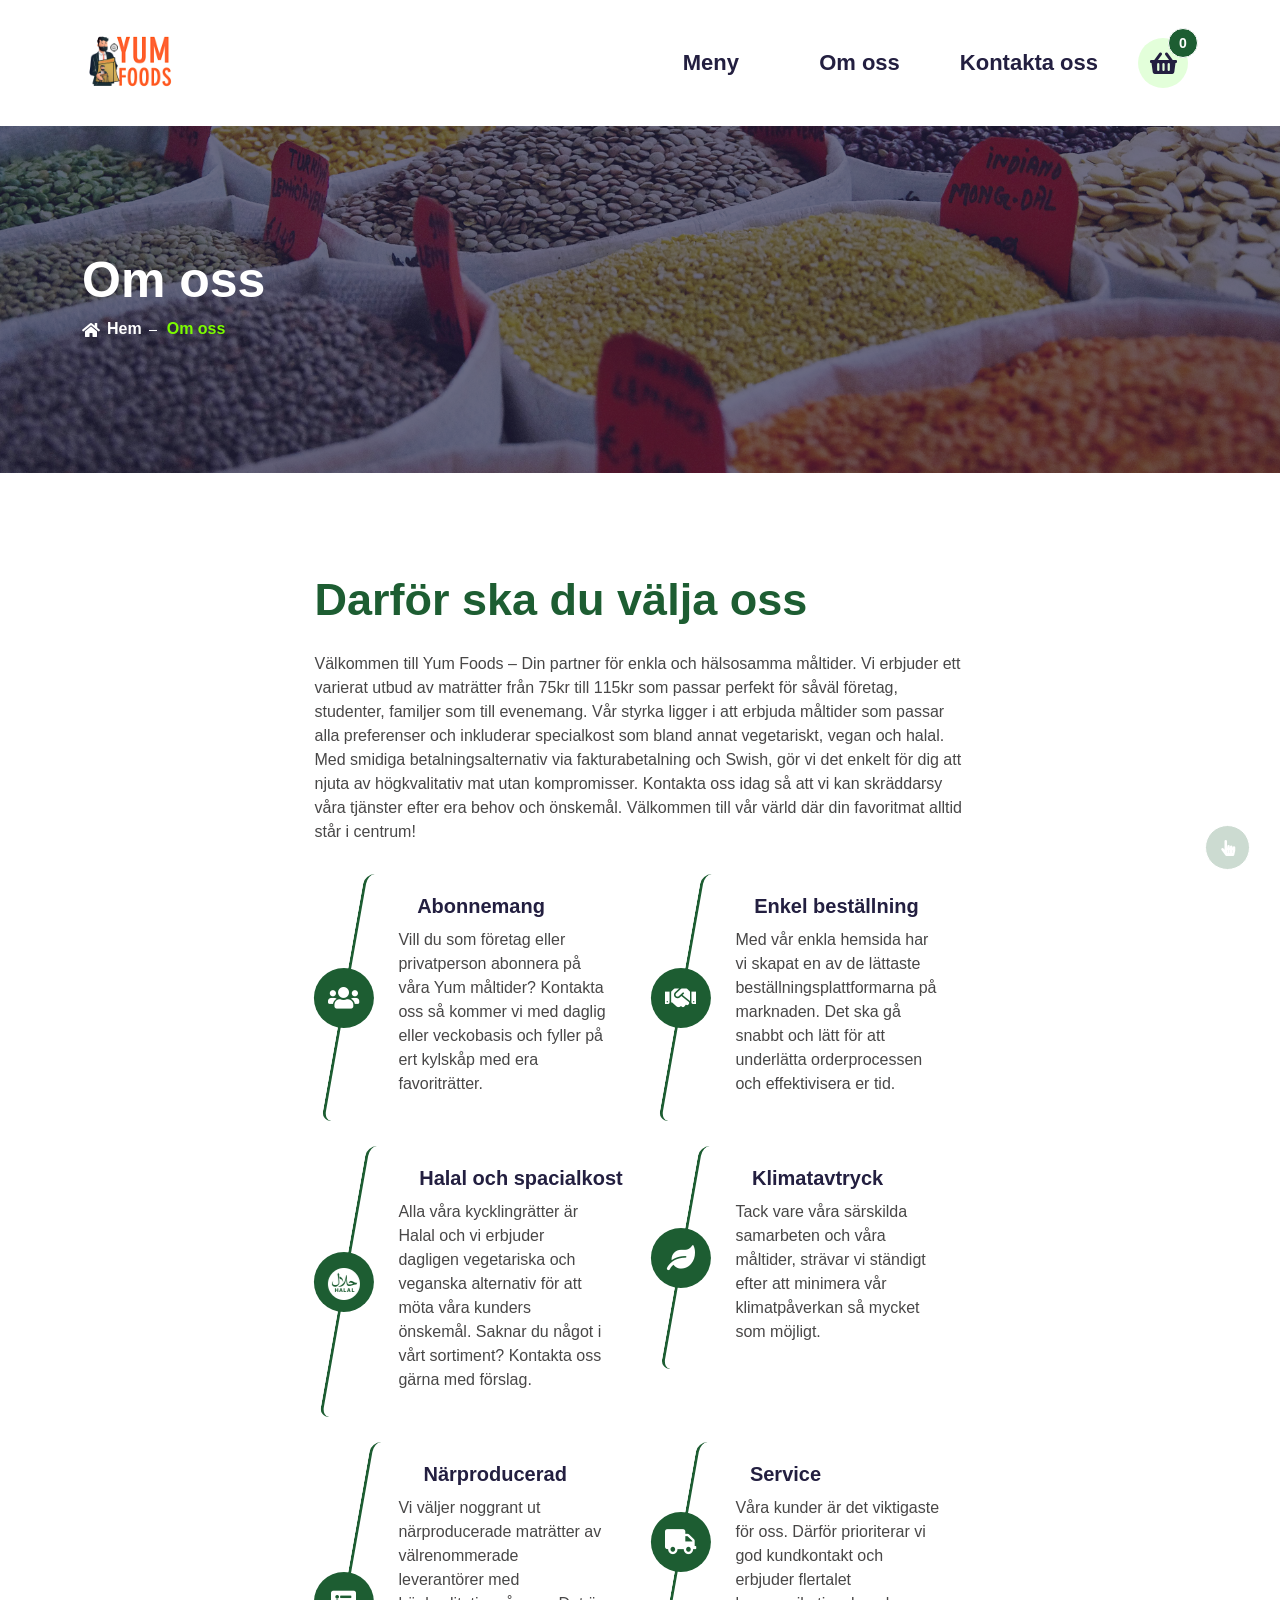
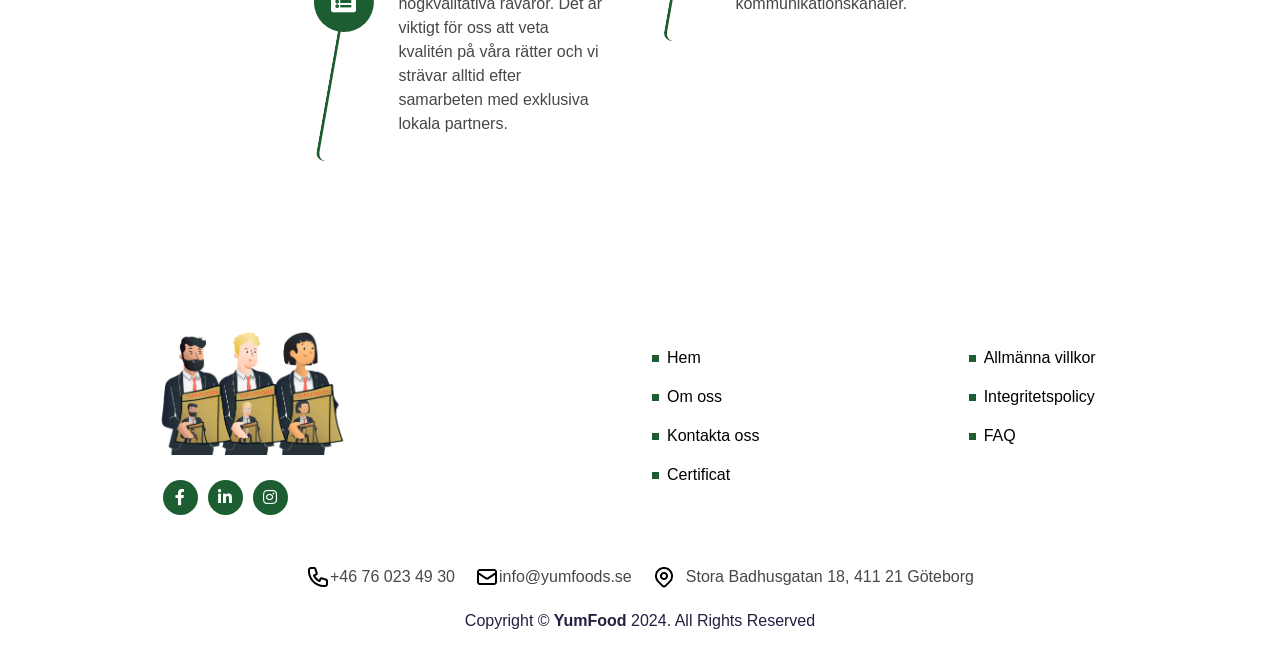
<file: about.html>
<!DOCTYPE html>
<html lang="sv">
  <head>
    <meta charset="UTF-8" />
    <meta
      name="viewport"
      content="width=device-width, initial-scale=1.0, maximum-scale=1.0, minimum-scale=1.0, user-scalable=no, target-densityDpi=device-dpi"
    />
    <title>YumFoods</title>
    <link
      rel="icon"
      type="image/png"
      sizes="32x32"
      href="images/favicon-32x32.png"
    />
    <link rel="stylesheet" href="css/all.min.css" />
    <link rel="stylesheet" href="css/bootstrap.min.css" />
    <link rel="stylesheet" href="css/slick.css" />
    <link rel="stylesheet" href="css/nice-select.css" />
    <link rel="stylesheet" href="css/custom_spacing.css" />
    <link rel="stylesheet" href="css/venobox.min.css" />
    <link rel="stylesheet" href="css/animate.css" />
    <link rel="stylesheet" href="css/jquery.exzoom.css" />
    <link rel="stylesheet" href="css/style.css" />
    <link rel="stylesheet" href="css/responsive.css" />
  </head>

  <body>
    <!--=============================
        MENU START
    ==============================-->
    <header-component id="header"></header-component>
    <!--=============================
        MENU END
    ==============================-->

    <!--=============================
        BREADCRUMB START
    ==============================-->
    <section
      class="page_breadcrumb"
      style="background: url(images/aboutus.png)"
    >
      <div class="breadcrumb_overlay">
        <div class="container">
          <div class="breadcrumb_text">
            <h1>Om oss</h1>
            <ul>
              <li><a href="index.html">Hem</a></li>
              <li><a>Om oss</a></li>
            </ul>
          </div>
        </div>
      </div>
    </section>
    <!--=============================
        BREADCRUMB END
    ==============================-->

    <!--=============================
        ABOUT PAGE START
    ==============================-->

    <section class="about_choose mt_100 xs_mt_70">
      <div class="container">
        <div
          class="col-xxl-8 col-lg-7 wow fadeInLeft"
          style="margin: 0 auto"
          data-wow-duration="1s"
        >
          <div class="section_heading mb_25">
            <h2>Darför ska du välja oss</h2>
          </div>
          <div class="about_choose_text">
            <p>
              Välkommen till Yum Foods – Din partner för enkla och hälsosamma
              måltider. Vi erbjuder ett varierat utbud av maträtter från 75kr
              till 115kr som passar perfekt för såväl företag, studenter,
              familjer som till evenemang. Vår styrka ligger i att erbjuda
              måltider som passar alla preferenser och inkluderar specialkost
              som bland annat vegetariskt, vegan och halal. Med smidiga
              betalningsalternativ via fakturabetalning och Swish, gör vi det
              enkelt för dig att njuta av högkvalitativ mat utan kompromisser.
              Kontakta oss idag så att vi kan skräddarsy våra tjänster efter era
              behov och önskemål. Välkommen till vår värld där din favoritmat
              alltid står i centrum!
            </p>
            <div class="row mb_100">
              <div class="col-xl-6">
                <div class="about_choose_text_box">
                  <span><i class="fas fa-users"></i></span>
                  <h4>Abonnemang</h4>
                  <p>
                    Vill du som företag eller privatperson abonnera på våra Yum
                    måltider? Kontakta oss så kommer vi med daglig eller
                    veckobasis och fyller på ert kylskåp med era favoriträtter.
                  </p>
                </div>
              </div>
              <div class="col-xl-6">
                <div class="about_choose_text_box">
                  <span><i class="fas fa-handshake"></i></span>
                  <h4>Enkel beställning</h4>
                  <p>
                    Med vår enkla hemsida har vi skapat en av de lättaste
                    beställningsplattformarna på marknaden. Det ska gå snabbt
                    och lätt för att underlätta orderprocessen och effektivisera
                    er tid.
                  </p>
                </div>
              </div>
              <div class="col-xl-6">
                <div class="about_choose_text_box">
                  <span><img src="images/halal.png" /></span>
                  <h4>Halal och spacialkost</h4>
                  <p>
                    Alla våra kycklingrätter är Halal och vi erbjuder dagligen
                    vegetariska och veganska alternativ för att möta våra
                    kunders önskemål. Saknar du något i vårt sortiment? Kontakta
                    oss gärna med förslag.
                  </p>
                </div>
              </div>
              <div class="col-xl-6">
                <div class="about_choose_text_box">
                  <span><i class="fas fa-leaf"></i></span>
                  <h4>Klimatavtryck</h4>
                  <p>
                    Tack vare våra särskilda samarbeten och våra måltider,
                    strävar vi ständigt efter att minimera vår klimatpåverkan så
                    mycket som möjligt.
                  </p>
                </div>
              </div>
              <div class="col-xl-6">
                <div class="about_choose_text_box">
                  <span><i class="fas fa-list-alt"></i></span>
                  <h4>Närproducerad</h4>
                  <p>
                    Vi väljer noggrant ut närproducerade maträtter av
                    välrenommerade leverantörer med högkvalitativa råvaror. Det
                    är viktigt för oss att veta kvalitén på våra rätter och vi
                    strävar alltid efter samarbeten med exklusiva lokala
                    partners.
                  </p>
                </div>
              </div>
              <div class="col-xl-6">
                <div class="about_choose_text_box">
                  <span><i class="fas fa-truck"></i></span>
                  <h4>Service</h4>
                  <p>
                    Våra kunder är det viktigaste för oss. Därför prioriterar vi
                    god kundkontakt och erbjuder flertalet
                    kommunikationskanaler.
                  </p>
                </div>
              </div>
            </div>
          </div>
        </div>
      </div>
    </section>

    <!--=============================
        ABOUT PAGE END
    ==============================-->

    <!--=============================
        FOOTER START
    ==============================-->
    <footer-component id="footer"></footer-component>
    <!--=============================
        FOOTER END
    ==============================-->

    <!--=============================
        SCROLL BUTTON START
    ==============================-->
    <div class="scroll_btn"><i class="fas fa-hand-pointer"></i></div>
    <!--=============================
        SCROLL BUTTON END 
    ==============================-->

    <!--jquery library js-->
    <script src="js/jquery-3.6.0.min.js"></script>
    <!--bootstrap js-->
    <script src="js/bootstrap.bundle.min.js"></script>
    <!--font-awesome js-->
    <script src="js/Font-Awesome.js"></script>
    <!-- slick slider -->
    <script src="js/slick.min.js"></script>
    <!-- isotop js -->
    <script src="js/isotope.pkgd.min.js"></script>
    <!-- counter up js -->
    <script src="js/jquery.waypoints.min.js"></script>
    <script src="js/jquery.countup.min.js"></script>
    <!-- nice select js -->
    <script src="js/jquery.nice-select.min.js"></script>
    <!-- venobox js -->
    <script src="js/venobox.min.js"></script>
    <!-- sticky sidebar js -->
    <script src="js/sticky_sidebar.js"></script>
    <!-- wow js -->
    <script src="js/wow.min.js"></script>
    <!-- ex zoom js -->
    <script src="js/jquery.exzoom.js"></script>

    <!--main/custom js-->
    <script src="js/main.js"></script>
  </body>
</html>
</file>
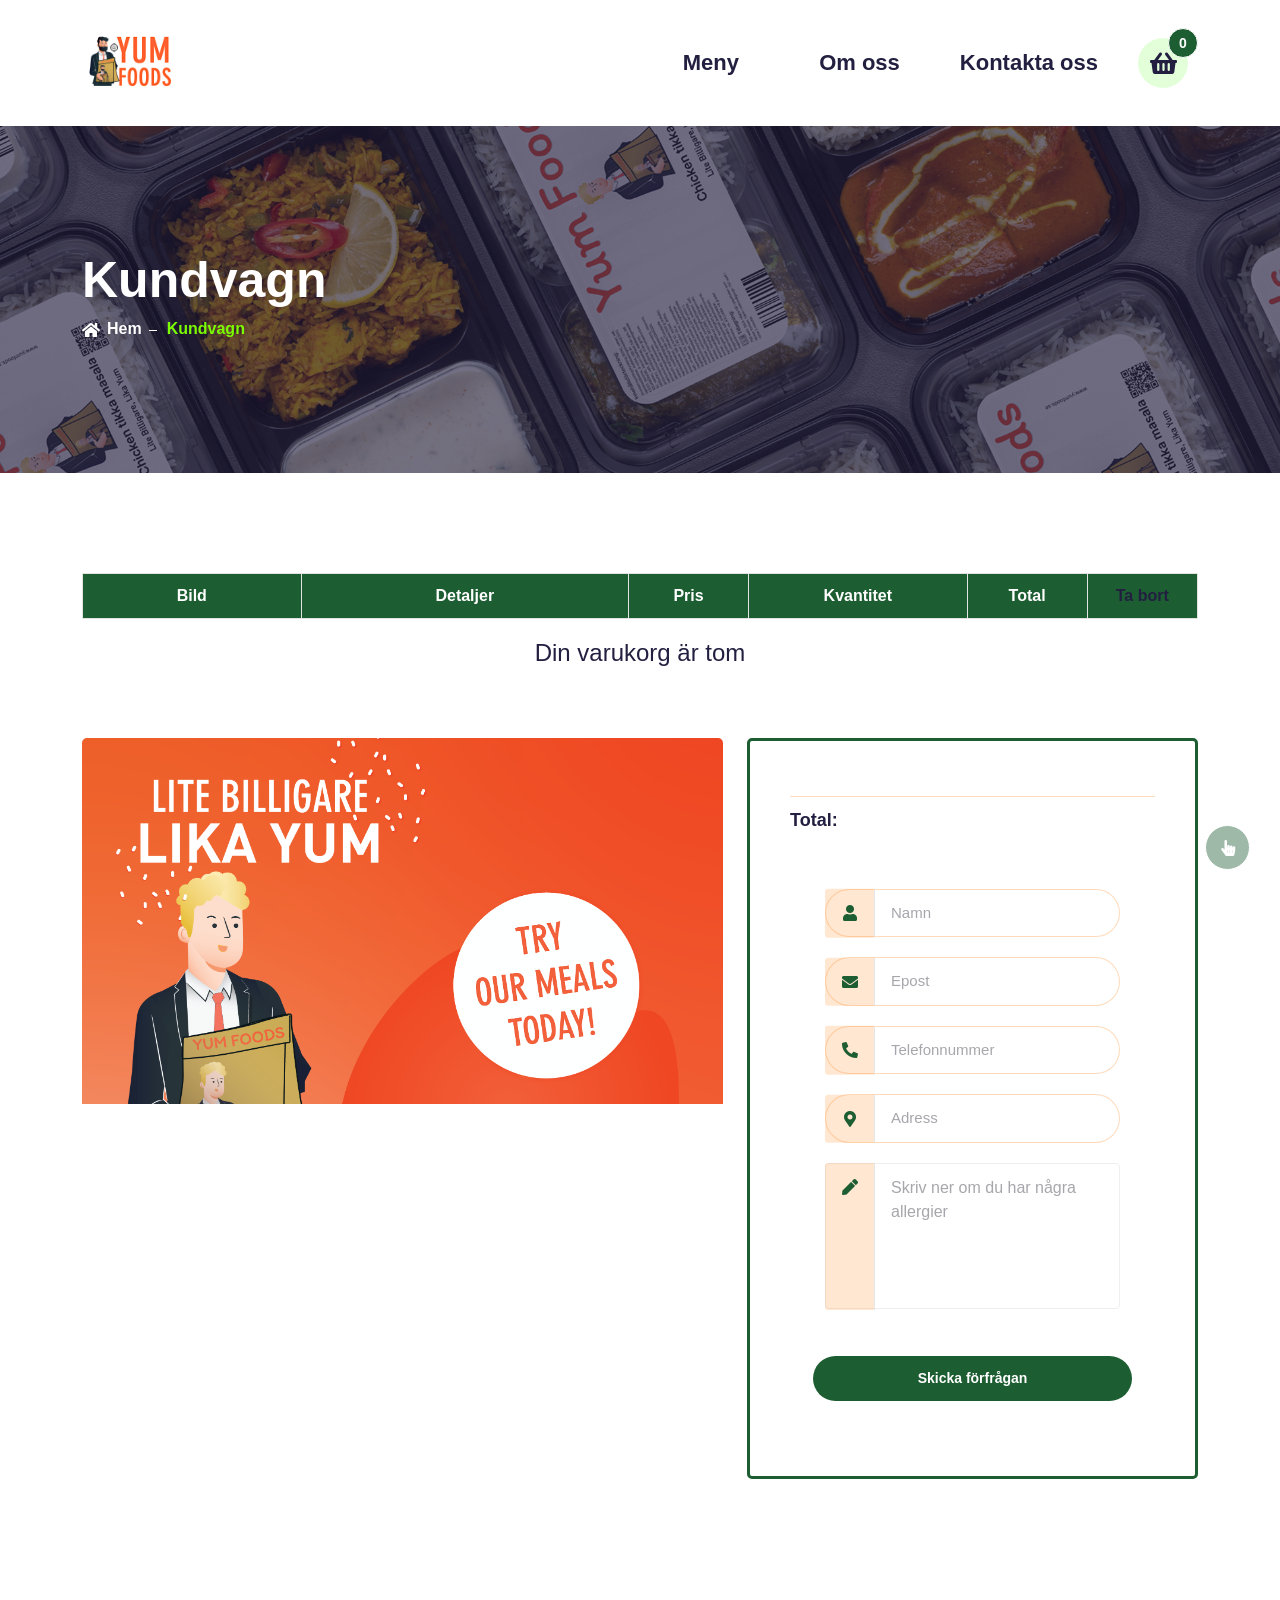
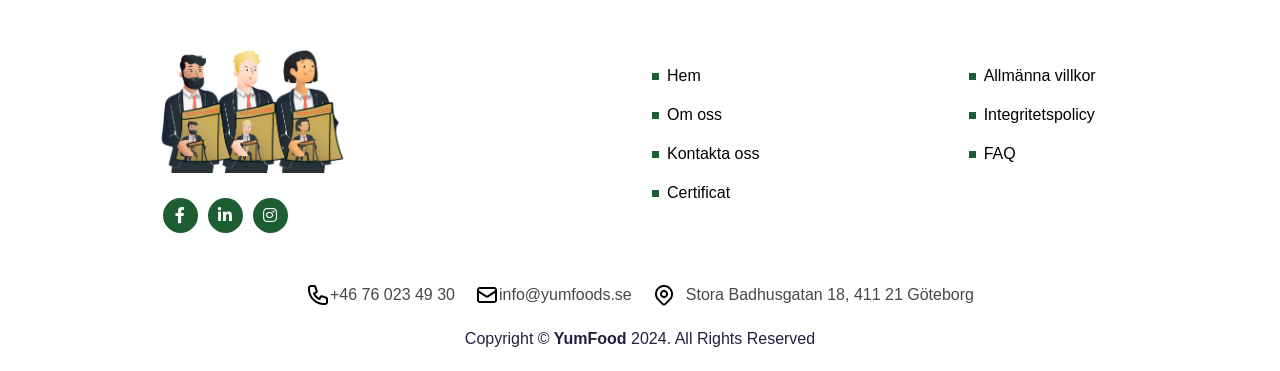
<file: cart_view.html>
<!DOCTYPE html>
<html lang="sv">
  <head>
    <meta charset="UTF-8" />
    <meta
      name="viewport"
      content="width=device-width, initial-scale=1.0, maximum-scale=1.0, minimum-scale=1.0, user-scalable=no, target-densityDpi=device-dpi"
    />
    <title>YumFoods</title>
    <link
      rel="icon"
      type="image/png"
      sizes="32x32"
      href="images/favicon-32x32.png"
    />
    <link rel="stylesheet" href="css/all.min.css" />
    <link rel="stylesheet" href="css/bootstrap.min.css" />
    <link rel="stylesheet" href="css/slick.css" />
    <link rel="stylesheet" href="css/nice-select.css" />
    <link rel="stylesheet" href="css/custom_spacing.css" />
    <link rel="stylesheet" href="css/venobox.min.css" />
    <link rel="stylesheet" href="css/animate.css" />
    <link rel="stylesheet" href="css/jquery.exzoom.css" />
    <link rel="stylesheet" href="css/style.css" />
    <link rel="stylesheet" href="css/responsive.css" />
  </head>

  <body>
    <!--=============================
        MENU START
    ==============================-->
    <header-component id="header"></header-component>
    <!--=============================
        MENU END
    ==============================-->

    <!--=============================
        BREADCRUMB START
    ==============================-->
    <section
      class="page_breadcrumb"
      style="background: url(images/cart_banner.png)"
    >
      <div class="breadcrumb_overlay">
        <div class="container">
          <div class="breadcrumb_text">
            <h1>Kundvagn</h1>
            <ul>
              <li><a href="index.html">Hem</a></li>
              <li><a href="#">Kundvagn</a></li>
            </ul>
          </div>
        </div>
      </div>
    </section>
    <!--=============================
        BREADCRUMB END
    ==============================-->

    <!--============================
        CART VIEW START
    ==============================-->
    <section class="cart_view mt_100 xs_mt_70 mb_100 xs_mb_70">
      <div class="container">
        <div class="row">
          <div class="container2">
            <div class="tbl_content">
              <table class="tbl">
                <thead>
                  <tr>
                    <th class="pro_img">Bild</th>

                    <th class="pro_name">Detaljer</th>

                    <th class="pro_status">Pris</th>

                    <th class="pro_select">Kvantitet</th>

                    <th class="pro_tk">Total</th>

                    <th class="pro_icon">
                      <a class="clear_all" href="#">Ta bort</a>
                    </th>
                  </tr>
                </thead>
                <tbody id="cart-item"></tbody>
              </table>
            </div>
          </div>
          <div class="col-lg-12 wow fadeInUp" data-wow-duration="1s">
            <div class="total mt_50">
              <div class="row">
                <div class="col-xl-7 col-md-6">
                  <div class="cart_list_footer_button_img">
                    <img
                      src="images/cart.png"
                      alt="cart offer"
                      class="img-fluid w-100"
                    />
                  </div>
                </div>
                <div class="col-xl-5 col-md-6">
                  <div class="total_button_text">
                    <!--<h6>total</h6>
                    <p id="subtotal">delsumma: <span>285kr</span></p>
                    <p>leverans: <span>0kr</span></p>
                    <p>rabatt: <span>10kr</span></p>
                    -->
                    <p class="total">
                      <span>total:</span> <span id="total"></span>
                    </p>
                    <form
                      id="cart-order-form"
                      class="contact_form text-center"
                      action="https://api.web3forms.com/submit"
                      method="POST"
                    >
                      <div id="cart-form" class="row">
                        <div class="col-xl-12">
                          <input
                            type="hidden"
                            name="access_key"
                            value="bebf8ffb-ae89-4d64-ac0c-892b62f6aec4"
                          />
                          <input
                            type="hidden"
                            name="subject"
                            value="New Submission from Web3Forms"
                          />
                          <input
                            type="checkbox"
                            name="botcheck"
                            id=""
                            style="display: none"
                          />
                          <!--
                  <input
                    type="hidden"
                    name="recaptcha_response"
                    id="recaptchaResponse"
                  />
                  -->
                          <div for="name" class="contact_form_input">
                            <span><i class="fas fa-user"></i></span>
                            <input name="name" type="text" placeholder="Namn" />
                          </div>
                        </div>
                        <div class="col-xl-12">
                          <div for="email" class="contact_form_input">
                            <span><i class="fas fa-envelope"></i></span>
                            <input
                              name="email"
                              type="email"
                              placeholder="Epost"
                            />
                          </div>
                        </div>
                        <div class="col-xl-12">
                          <div for="phone" class="contact_form_input">
                            <span><i class="fas fa-phone-alt"></i></span>
                            <input
                              name="phone"
                              type="text"
                              placeholder="Telefonnummer"
                            />
                          </div>
                        </div>
                        <div class="col-xl-12">
                          <div for="adress" class="contact_form_input">
                            <span><i class="fas fa-map-marker-alt"></i></span>
                            <input
                              name="adress"
                              type="text"
                              placeholder="Adress"
                            />
                          </div>
                        </div>
                        <div class="col-xl-12">
                          <div
                            for="message"
                            class="contact_form_input textarea"
                          >
                            <span><i class="fas fa-pen"></i></span>
                            <textarea
                              name="message"
                              rows="5"
                              placeholder="Skriv ner om du har några allergier "
                            ></textarea>
                          </div>
                        </div>
                        <div for="total" class="contact_form_input">
                          <input
                            id="sum"
                            type="hidden"
                            name="total"
                            type="text"
                            placeholder="Sum"
                          />
                        </div>
                        <div for="dishName">
                          <input
                            type="hidden"
                            id="dishName"
                            name="dishName"
                            type="text"
                          />
                        </div>
                        <div for="dishQuantity">
                          <input
                            type="hidden"
                            id="dishQuantity"
                            name="dishQuantity"
                            type="text"
                          />
                        </div>
                        <div for="dishQuantityPrice">
                          <input
                            type="hidden"
                            id="dishQuantityPrice"
                            name="dishQuantityPrice"
                            type="text"
                          />
                        </div>
                        <div class="h-captcha" data-captcha="true"></div>
                        <button
                          class="common_btn"
                          type="submit"
                          style="text-transform: none"
                        >
                          Skicka förfrågan
                        </button>
                      </div>
                      <div id="cart-result"></div>
                    </form>
                  </div>
                </div>
              </div>
            </div>
          </div>
        </div>
      </div>
    </section>
    <!--============================
        CART VIEW END
    ==============================-->

    <!--=============================
        FOOTER START
    ==============================-->
    <footer-component id="footer"></footer-component>
    <!--=============================
        FOOTER END
    ==============================-->

    <!--=============================
        SCROLL BUTTON START
    ==============================-->
    <div class="scroll_btn"><i class="fas fa-hand-pointer"></i></div>
    <!--=============================
        SCROLL BUTTON END 
    ==============================-->

    <!--jquery library js-->
    <script src="js/jquery-3.6.0.min.js"></script>
    <!--bootstrap js-->
    <script src="js/bootstrap.bundle.min.js"></script>
    <!--font-awesome js-->
    <script src="js/Font-Awesome.js"></script>
    <!-- slick slider -->
    <script src="js/slick.min.js"></script>
    <!-- isotop js -->
    <script src="js/isotope.pkgd.min.js"></script>
    <!-- counter up js -->
    <script src="js/jquery.waypoints.min.js"></script>
    <script src="js/jquery.countup.min.js"></script>
    <!-- nice select js -->
    <script src="js/jquery.nice-select.min.js"></script>
    <!-- venobox js -->
    <script src="js/venobox.min.js"></script>
    <!-- sticky sidebar js -->
    <script src="js/sticky_sidebar.js"></script>
    <!-- wow js -->
    <script src="js/wow.min.js"></script>
    <!-- ex zoom js -->
    <script src="js/jquery.exzoom.js"></script>

    <!--main/custom js-->
    <script src="js/main.js"></script>
    <script src="https://web3forms.com/client/script.js"></script>
  </body>
</html>
</file>
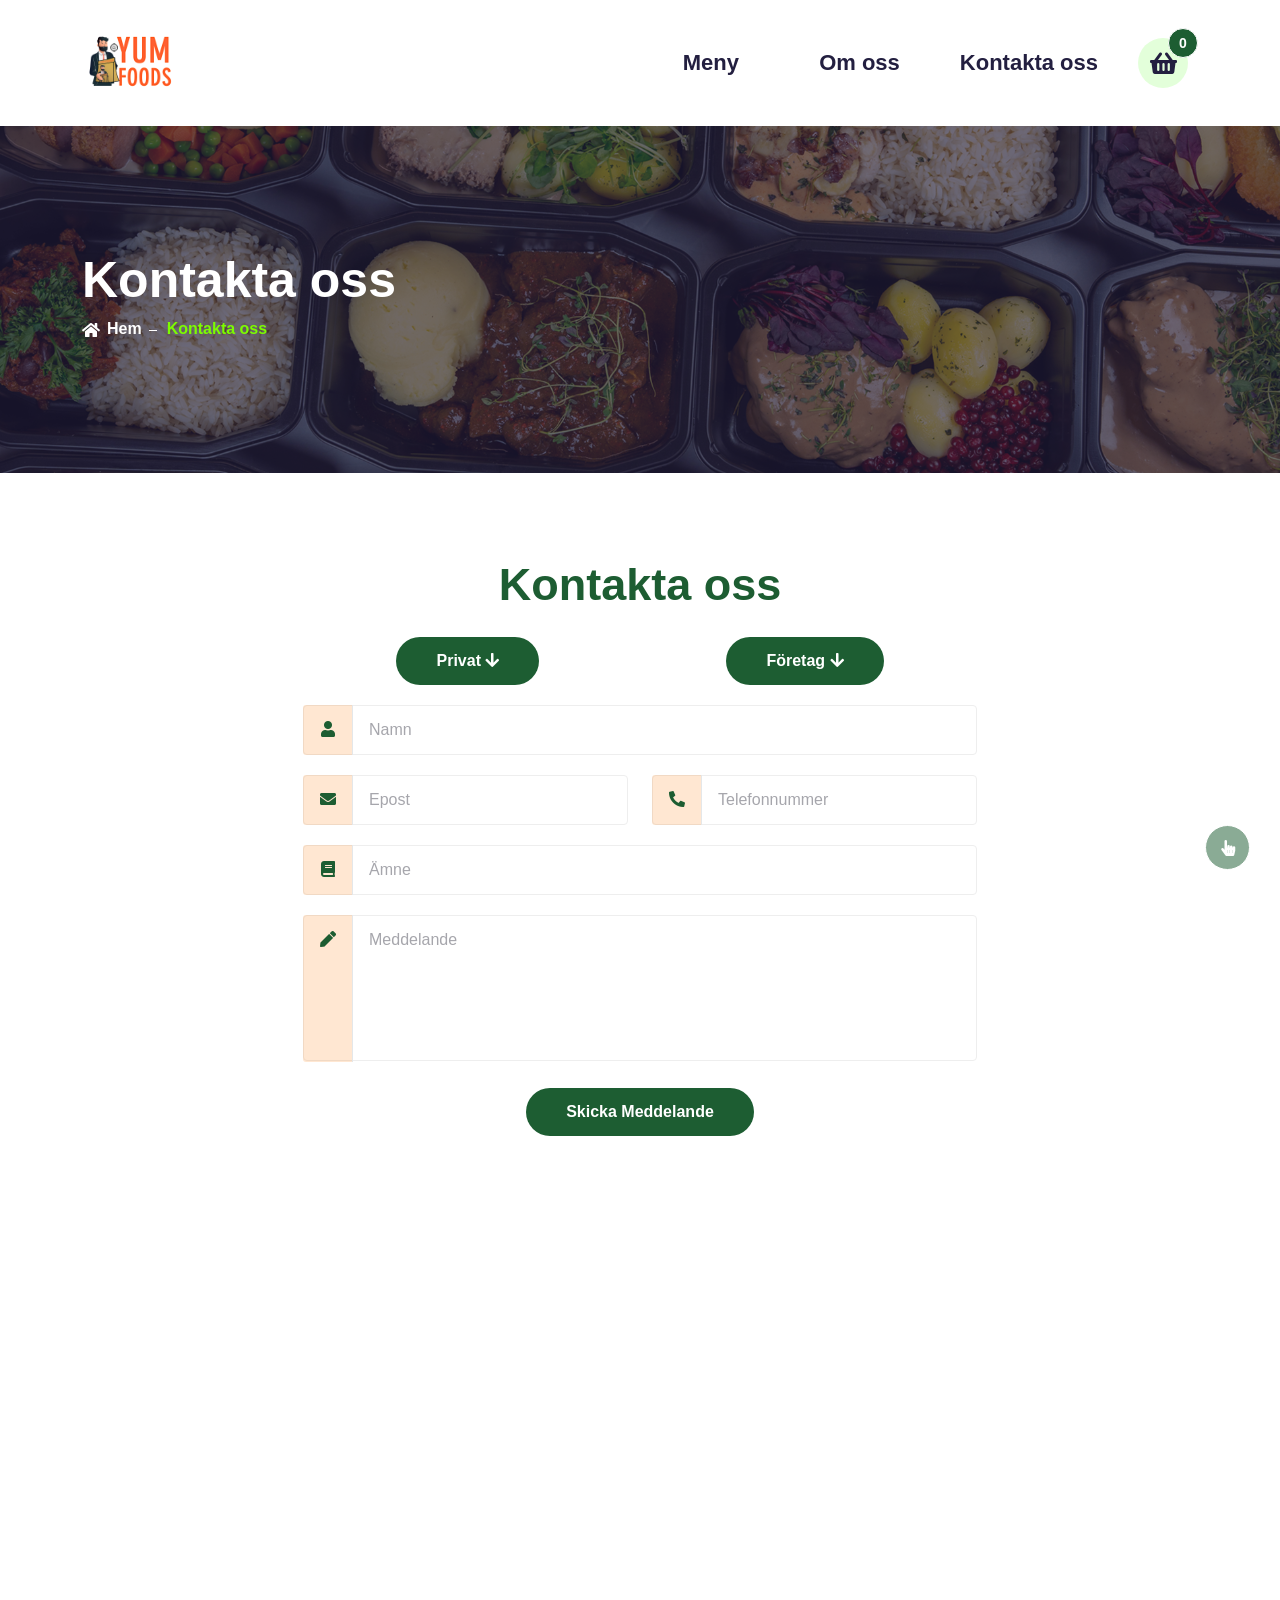
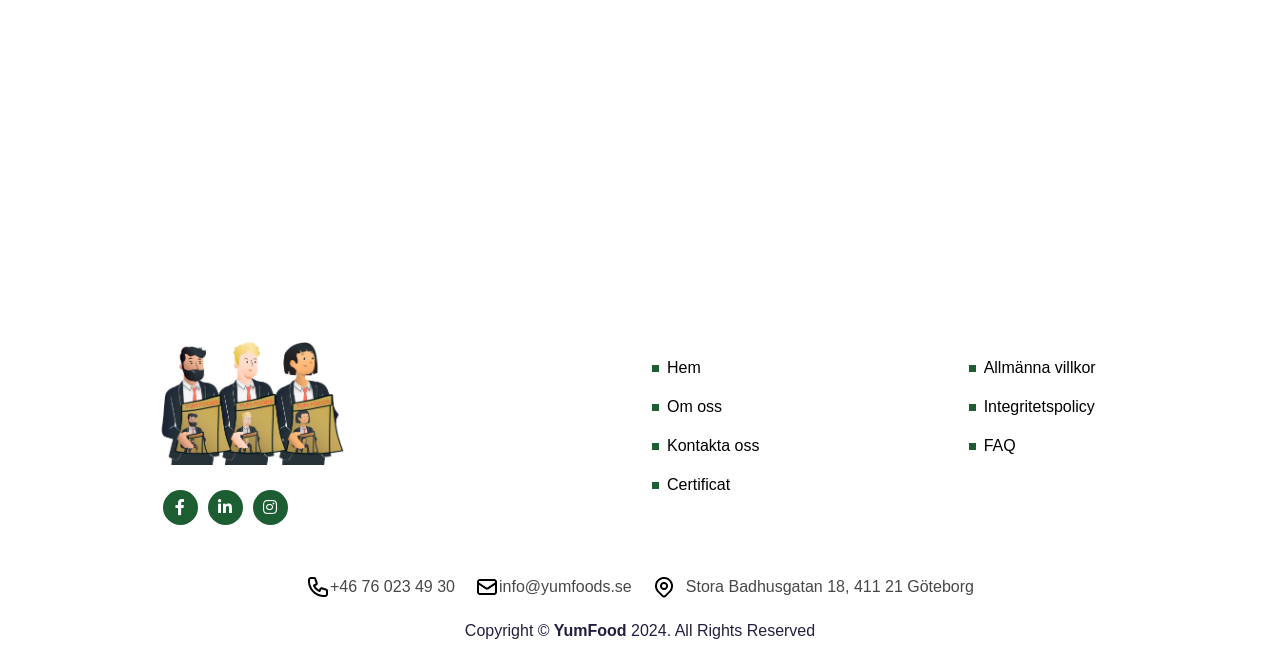
<file: contact.html>
<!DOCTYPE html>
<html lang="sv">
  <head>
    <meta charset="UTF-8" />
    <meta
      name="viewport"
      content="width=device-width, initial-scale=1.0, maximum-scale=1.0, minimum-scale=1.0, user-scalable=no, target-densityDpi=device-dpi"
    />
    <title>YumFoods</title>
    <link
      rel="icon"
      type="image/png"
      sizes="32x32"
      href="images/favicon-32x32.png"
    />
    <link rel="stylesheet" href="css/all.min.css" />
    <link rel="stylesheet" href="css/bootstrap.min.css" />
    <link rel="stylesheet" href="css/slick.css" />
    <link rel="stylesheet" href="css/nice-select.css" />
    <link rel="stylesheet" href="css/custom_spacing.css" />
    <link rel="stylesheet" href="css/venobox.min.css" />
    <link rel="stylesheet" href="css/animate.css" />
    <link rel="stylesheet" href="css/jquery.exzoom.css" />
    <link rel="stylesheet" href="css/style.css" />
    <link rel="stylesheet" href="css/responsive.css" />
  </head>

  <body>
    <!--=============================
        MENU START
    ==============================-->
    <header-component id="header"></header-component>
    <!--=============================
        MENU END
    ==============================-->

    <!--=============================
        BREADCRUMB START
    ==============================-->
    <section
      class="page_breadcrumb"
      style="background: url(images/contact-us.png)"
    >
      <div class="breadcrumb_overlay">
        <div class="container">
          <div class="breadcrumb_text">
            <h1>Kontakta oss</h1>
            <ul>
              <li><a href="index.html">Hem</a></li>
              <li><a href="#">Kontakta oss</a></li>
            </ul>
          </div>
        </div>
      </div>
    </section>
    <!--=============================
        BREADCRUMB END
    ==============================-->

    <!--=============================
        CONTACT PAGE START
    ==============================-->

    <section class="contact mt_50 xs_mt_50 mb_100 xs_mb_70">
      <div class="container">
        <div class="contact_form_area">
          <div
            class="col-xl-8 col-md-6 col-lg-7 wow fadeInUp mx-auto"
            data-wow-duration="1s"
          >
            <form
              id="contact-form"
              class="contact_form text-center"
              action="https://api.web3forms.com/submit"
              method="POST"
            >
              <div class="section_heading mb_25">
                <h2>Kontakta oss</h2>
              </div>
              <div class="d-flex justify-content-around">
                <button class="common_btn" id="private_button" type="button">
                  <span class="button_span pull-left">Privat</span>
                  <i class="fas fa-arrow-down"></i>
                </button>
                <button class="common_btn" id="company_button" type="button">
                  <span class="button_span pull-left">Företag</span>
                  <i class="fas fa-arrow-down"></i>
                </button>
              </div>
              <div id="form" class="row">
                <div class="col-xl-12">
                  <input
                    type="hidden"
                    name="access_key"
                    value="0984a5c4-eb6b-4bcf-8601-7b83fe4f470a"
                  />
                  <input
                    type="hidden"
                    name="subject"
                    value="New Submission from Web3Forms"
                  />
                  <input
                    type="checkbox"
                    name="botcheck"
                    id=""
                    style="display: none"
                  />
                  <!--
                  <input
                    type="hidden"
                    name="recaptcha_response"
                    id="recaptchaResponse"
                  />
                  -->
                  <div for="name" class="contact_form_input">
                    <span><i class="fas fa-user"></i></span>
                    <input name="name" type="text" placeholder="Namn" />
                  </div>
                </div>
                <div class="col-xl-6">
                  <div for="email" class="contact_form_input">
                    <span><i class="fas fa-envelope"></i></span>
                    <input name="email" type="email" placeholder="Epost" />
                  </div>
                </div>
                <div class="col-xl-6">
                  <div for="phone" class="contact_form_input">
                    <span><i class="fas fa-phone-alt"></i></span>
                    <input
                      name="phone"
                      type="text"
                      placeholder="Telefonnummer"
                    />
                  </div>
                </div>
                <div id="company"></div>
                <div class="col-xl-12">
                  <div for="subject" class="contact_form_input">
                    <span><i class="fas fa-book"></i></span>
                    <input name="subject" type="text" placeholder="Ämne" />
                  </div>
                </div>
                <div class="col-xl-12">
                  <div for="message" class="contact_form_input textarea">
                    <span><i class="fas fa-pen"></i></span>
                    <textarea
                      name="message"
                      rows="5"
                      placeholder="Meddelande"
                    ></textarea>
                  </div>
                  <div class="h-captcha" data-captcha="true"></div>
                  <button class="common_btn" type="submit">
                    skicka meddelande
                  </button>
                </div>
                <div id="result"></div>
              </div>
            </form>
          </div>
        </div>
        <div class="contact_map_area">
          <div class="row mt_100 xs_mt_70">
            <div class="col-12 wow fadeInUp" data-wow-duration="1s">
              <div class="contact_map">
                <iframe
                  src="https://www.google.com/maps/embed?pb=!1m18!1m12!1m3!1d2131.728182484538!2d11.954548677186757!3d57.70408774003664!2m3!1f0!2f0!3f0!3m2!1i1024!2i768!4f13.1!3m3!1m2!1s0x464ff368082e6509%3A0xad69b995cd02abd!2sResource%20Point%20AB!5e0!3m2!1ssv!2sse!4v1712242569889!5m2!1ssv!2sse"
                  style="border: 0"
                  allowfullscreen=""
                  loading="lazy"
                  referrerpolicy="no-referrer-when-downgrade"
                ></iframe>
              </div>
            </div>
          </div>
        </div>
      </div>
    </section>
    <!--=============================
        CONTACT PAGE END
    ==============================-->

    <!--=============================
        FOOTER START
    ==============================-->
    <footer-component id="footer"></footer-component>
    <!--=============================
        FOOTER END
    ==============================-->

    <!--=============================
        SCROLL BUTTON START
    ==============================-->
    <div class="scroll_btn"><i class="fas fa-hand-pointer"></i></div>
    <!--=============================
        SCROLL BUTTON END 
    ==============================-->

    <!--jquery library js-->
    <script src="js/jquery-3.6.0.min.js"></script>
    <!--bootstrap js-->
    <script src="js/bootstrap.bundle.min.js"></script>
    <!--font-awesome js-->
    <script src="js/Font-Awesome.js"></script>
    <!-- slick slider -->
    <script src="js/slick.min.js"></script>
    <!-- isotop js -->
    <script src="js/isotope.pkgd.min.js"></script>
    <!-- counter up js -->
    <script src="js/jquery.waypoints.min.js"></script>
    <script src="js/jquery.countup.min.js"></script>
    <!-- nice select js -->
    <script src="js/jquery.nice-select.min.js"></script>
    <!-- venobox js -->
    <script src="js/venobox.min.js"></script>
    <!-- sticky sidebar js -->
    <script src="js/sticky_sidebar.js"></script>
    <!-- wow js -->
    <script src="js/wow.min.js"></script>
    <!-- ex zoom js -->
    <script src="js/jquery.exzoom.js"></script>

    <!--main/custom js-->
    <script src="js/main.js"></script>
    <script src="https://web3forms.com/client/script.js"></script>
    <!--<script src="https://www.google.com/recaptcha/api.js?render=6LcGvsspAAAAAKgyMpgfHy5P8i1v0nB2kucdS6jz"></script>
    <script>
      grecaptcha.ready(function () {
        grecaptcha
          .execute("6LcGvsspAAAAAKgyMpgfHy5P8i1v0nB2kucdS6jz", {
            action: "contact",
          })
          .then(function (token) {
            recaptchaResponse.value = token;
          });
      });
    </script>
    -->
  </body>
</html>
</file>
<file: css/nice-select.css>
.nice-select {
  -webkit-tap-highlight-color: transparent;
  background-color: #fff;
  border: 1px solid #eee !important;
  border-radius: 3px;
  padding: 10px 20px;
  box-sizing: border-box;
  clear: both;
  cursor: pointer;
  display: block;
  float: left;
  font-family: var(--paraFont);
  font-size: 16px;
  font-weight: 400;
  text-transform: capitalize;
  outline: none;
  position: relative;
  transition: all linear .2s;
  user-select: none;
  white-space: nowrap;
  width: 100%;
}

.nice-select:active,
.nice-select.open,
.nice-select:focus {
  border-color: #999;
}

.nice-select:after {
  border-bottom: 2px solid #999;
  border-right: 2px solid #999;
  content: '';
  display: block;
  height: 5px;
  margin-top: -4px;
  pointer-events: none;
  position: absolute;
  right: 12px;
  top: 50%;
  -webkit-transform-origin: 66% 66%;
  -ms-transform-origin: 66% 66%;
  transform-origin: 66% 66%;
  -webkit-transform: rotate(45deg);
  -ms-transform: rotate(45deg);
  transform: rotate(45deg);
  -webkit-transition: all 0.15s ease-in-out;
  transition: all 0.15s ease-in-out;
  width: 5px;
  -moz-transform: rotate(45deg);
  -o-transform: rotate(45deg);
}

.nice-select.open:after {
  -webkit-transform: rotate(-135deg);
  -ms-transform: rotate(-135deg);
  transform: rotate(-135deg);
  -moz-transform: rotate(-135deg);
  -o-transform: rotate(-135deg);
}

.nice-select.open .list {
  opacity: 1;
  pointer-events: auto;
  -webkit-transform: scale(1) translateY(0);
  -ms-transform: scale(1) translateY(0);
  transform: scale(1) translateY(0);
  width: 100%;
  -moz-transform: scale(1) translateY(0);
  -o-transform: scale(1) translateY(0);
}

.nice-select.disabled {
  border-color: #ededed;
  color: #999;
  pointer-events: none;
}

.nice-select.disabled:after {
  border-color: #cccccc;
}

.nice-select.wide {
  width: 100%;
}

.nice-select.wide .list {
  left: 0 !important;
  right: 0 !important;
}

.nice-select.right {
  float: right;
}

.nice-select.right .list {
  left: auto;
  right: 0;
}

.nice-select.small {
  font-size: 12px;
  height: 36px;
  line-height: 34px;
}

.nice-select.small:after {
  height: 4px;
  width: 4px;
}

.nice-select.small .option {
  line-height: 34px;
  min-height: 34px;
}

.nice-select .list {
  background-color: #fff;
  border-radius: 5px;
  box-shadow: 0 0 0 1px rgba(68, 68, 68, 0.11);
  box-sizing: border-box;
  margin-top: 4px;
  opacity: 0;
  overflow: hidden;
  padding: 0;
  pointer-events: none;
  position: absolute;
  top: 100%;
  left: 0;
  -webkit-transform-origin: 50% 0;
  -ms-transform-origin: 50% 0;
  transform-origin: 50% 0;
  -webkit-transform: scale(0.75) translateY(-21px);
  -ms-transform: scale(0.75) translateY(-21px);
  transform: scale(0.75) translateY(-21px);
  -webkit-transition: all 0.2s cubic-bezier(0.5, 0, 0, 1.25), opacity 0.15s ease-out;
  transition: all 0.2s cubic-bezier(0.5, 0, 0, 1.25), opacity 0.15s ease-out;
  z-index: 9;
}

.nice-select .list:hover .option:not(:hover) {
  background-color: transparent !important;
}

.nice-select .option {
  cursor: pointer;
  font-weight: 400;
  line-height: 40px;
  list-style: none;
  min-height: 40px;
  outline: none;
  padding-left: 18px;
  padding-right: 29px;
  text-align: left;
  -webkit-transition: all 0.2s;
  transition: all 0.2s;
}

.nice-select .option:hover,
.nice-select .option.focus,
.nice-select .option.selected.focus {
  background-color: #f6f6f6;
}

.nice-select .option.selected {
  font-weight: bold;
}

.nice-select .option.disabled {
  background-color: transparent;
  color: #999;
  cursor: default;
}

.no-csspointerevents .nice-select .list {
  display: none;
}

.no-csspointerevents .nice-select.open .list {
  display: block;
}
</file>
<file: css/custom_spacing.css>
/**
 * File Type: Custom Spacing (margin and padding) classes
 * Author: Mahamudul Hassan Sazal
 * Author Website: http://www.freelancersazal.com
 * Author Email: freelancersazal@gmail.com
 */

/* ------------------------------------------ */
/* Margin All */
/* ------------------------------------------ */
.m_0 {
  margin: 0px !important;
}
.m_5 {
  margin: 5px !important;
}
.m_10 {
  margin: 10px !important;
}
.m_15 {
  margin: 15px !important;
}
.m_20 {
  margin: 20px !important;
}
.m_25 {
  margin: 25px !important;
}
.m_30 {
  margin: 30px !important;
}
.m_35 {
  margin: 35px !important;
}
.m_40 {
  margin: 40px !important;
}
.m_45 {
  margin: 45px !important;
}
.m_50 {
  margin: 50px !important;
}
.m_55 {
  margin: 55px !important;
}
.m_60 {
  margin: 60px !important;
}
.m_65 {
  margin: 65px !important;
}
.m_70 {
  margin: 70px !important;
}
.m_75 {
  margin: 75px !important;
}
.m_80 {
  margin: 80px !important;
}
.m_85 {
  margin: 85px !important;
}
.m_90 {
  margin: 90px !important;
}
.m_95 {
  margin: 95px !important;
}
.m_100 {
  margin: 100px !important;
}
.m_105 {
  margin: 105px !important;
}
.m_110 {
  margin: 110px !important;
}
.m_115 {
  margin: 115px !important;
}
.m_120 {
  margin: 120px !important;
}
.m_125 {
  margin: 125px !important;
}
.m_130 {
  margin: 130px !important;
}
.m_135 {
  margin: 135px !important;
}
.m_140 {
  margin: 140px !important;
}
.m_145 {
  margin: 145px !important;
}
.m_150 {
  margin: 150px !important;
}
.m_155 {
  margin: 155px !important;
}
.m_160 {
  margin: 160px !important;
}
.m_165 {
  margin: 165px !important;
}
.m_170 {
  margin: 170px !important;
}
.m_175 {
  margin: 175px !important;
}
.m_180 {
  margin: 180px !important;
}
.m_185 {
  margin: 185px !important;
}
.m_190 {
  margin: 190px !important;
}
.m_195 {
  margin: 195px !important;
}
.m_200 {
  margin: 200px !important;
}
.m_205 {
  margin: 205px !important;
}
.m_210 {
  margin: 210px !important;
}
.m_215 {
  margin: 215px !important;
}
.m_220 {
  margin: 220px !important;
}
.m_225 {
  margin: 225px !important;
}
.m_230 {
  margin: 230px !important;
}
.m_235 {
  margin: 235px !important;
}
.m_240 {
  margin: 240px !important;
}
.m_245 {
  margin: 245px !important;
}
.m_250 {
  margin: 250px !important;
}

/* ------------------------------------------ */
/* Margin Top */
/* ------------------------------------------ */
.mt_0 {
  margin-top: 0px !important;
}
.mt_5 {
  margin-top: 5px !important;
}
.mt_10 {
  margin-top: 10px !important;
}
.mt_15 {
  margin-top: 15px !important;
}
.mt_20 {
  margin-top: 20px !important;
}
.mt_25 {
  margin-top: 25px !important;
}
.mt_30 {
  margin-top: 30px !important;
}
.mt_35 {
  margin-top: 35px !important;
}
.mt_40 {
  margin-top: 40px !important;
}
.mt_45 {
  margin-top: 45px !important;
}
.mt_50 {
  margin-top: 50px !important;
}
.mt_55 {
  margin-top: 55px !important;
}
.mt_60 {
  margin-top: 60px !important;
}
.mt_65 {
  margin-top: 65px !important;
}
.mt_70 {
  margin-top: 70px !important;
}
.mt_75 {
  margin-top: 75px !important;
}
.mt_80 {
  margin-top: 80px !important;
}
.mt_85 {
  margin-top: 85px !important;
}
.mt_90 {
  margin-top: 90px !important;
}
.mt_95 {
  margin-top: 95px !important;
}
.mt_100 {
  margin-top: 100px !important;
}
.mt_105 {
  margin-top: 105px !important;
}
.mt_110 {
  margin-top: 110px !important;
}
.mt_115 {
  margin-top: 115px !important;
}
.mt_120 {
  margin-top: 120px !important;
}
.mt_125 {
  margin-top: 125px !important;
}
.mt_130 {
  margin-top: 130px !important;
}
.mt_135 {
  margin-top: 135px !important;
}
.mt_140 {
  margin-top: 140px !important;
}
.mt_145 {
  margin-top: 145px !important;
}
.mt_150 {
  margin-top: 150px !important;
}
.mt_155 {
  margin-top: 155px !important;
}
.mt_160 {
  margin-top: 160px !important;
}
.mt_165 {
  margin-top: 165px !important;
}
.mt_170 {
  margin-top: 170px !important;
}
.mt_175 {
  margin-top: 175px !important;
}
.mt_180 {
  margin-top: 180px !important;
}
.mt_185 {
  margin-top: 185px !important;
}
.mt_190 {
  margin-top: 190px !important;
}
.mt_195 {
  margin-top: 195px !important;
}
.mt_200 {
  margin-top: 200px !important;
}
.mt_205 {
  margin-top: 205px !important;
}
.mt_210 {
  margin-top: 210px !important;
}
.mt_215 {
  margin-top: 215px !important;
}
.mt_220 {
  margin-top: 220px !important;
}
.mt_225 {
  margin-top: 225px !important;
}
.mt_230 {
  margin-top: 230px !important;
}
.mt_235 {
  margin-top: 235px !important;
}
.mt_240 {
  margin-top: 240px !important;
}
.mt_245 {
  margin-top: 245px !important;
}
.mt_250 {
  margin-top: 250px !important;
}

/* ------------------------------------------ */
/* Margin Bottom */
/* ------------------------------------------ */
.mb_0 {
  margin-bottom: 0px !important;
}
.mb_5 {
  margin-bottom: 5px !important;
}
.mb_10 {
  margin-bottom: 10px !important;
}
.mb_15 {
  margin-bottom: 15px !important;
}
.mb_20 {
  margin-bottom: 20px !important;
}
.mb_25 {
  margin-bottom: 25px !important;
}
.mb_30 {
  margin-bottom: 30px !important;
}
.mb_35 {
  margin-bottom: 35px !important;
}
.mb_40 {
  margin-bottom: 40px !important;
}
.mb_45 {
  margin-bottom: 45px !important;
}
.mb_50 {
  margin-bottom: 50px !important;
}
.mb_55 {
  margin-bottom: 55px !important;
}
.mb_60 {
  margin-bottom: 60px !important;
}
.mb_65 {
  margin-bottom: 65px !important;
}
.mb_70 {
  margin-bottom: 70px !important;
}
.mb_75 {
  margin-bottom: 75px !important;
}
.mb_80 {
  margin-bottom: 80px !important;
}
.mb_85 {
  margin-bottom: 85px !important;
}
.mb_90 {
  margin-bottom: 90px !important;
}
.mb_95 {
  margin-bottom: 95px !important;
}
.mb_100 {
  margin-bottom: 100px !important;
}
.mb_105 {
  margin-bottom: 105px !important;
}
.mb_110 {
  margin-bottom: 110px !important;
}
.mb_115 {
  margin-bottom: 115px !important;
}
.mb_120 {
  margin-bottom: 120px !important;
}
.mb_125 {
  margin-bottom: 125px !important;
}
.mb_130 {
  margin-bottom: 130px !important;
}
.mb_135 {
  margin-bottom: 135px !important;
}
.mb_140 {
  margin-bottom: 140px !important;
}
.mb_145 {
  margin-bottom: 145px !important;
}
.mb_150 {
  margin-bottom: 150px !important;
}
.mb_155 {
  margin-bottom: 155px !important;
}
.mb_160 {
  margin-bottom: 160px !important;
}
.mb_165 {
  margin-bottom: 165px !important;
}
.mb_170 {
  margin-bottom: 170px !important;
}
.mb_175 {
  margin-bottom: 175px !important;
}
.mb_180 {
  margin-bottom: 180px !important;
}
.mb_185 {
  margin-bottom: 185px !important;
}
.mb_190 {
  margin-bottom: 190px !important;
}
.mb_195 {
  margin-bottom: 195px !important;
}
.mb_200 {
  margin-bottom: 200px !important;
}
.mb_205 {
  margin-bottom: 205px !important;
}
.mb_210 {
  margin-bottom: 210px !important;
}
.mb_215 {
  margin-bottom: 215px !important;
}
.mb_220 {
  margin-bottom: 220px !important;
}
.mb_225 {
  margin-bottom: 225px !important;
}
.mb_230 {
  margin-bottom: 230px !important;
}
.mb_235 {
  margin-bottom: 235px !important;
}
.mb_240 {
  margin-bottom: 240px !important;
}
.mb_245 {
  margin-bottom: 245px !important;
}
.mb_250 {
  margin-bottom: 250px !important;
}

/* ------------------------------------------ */
/* Margin Left */
/* ------------------------------------------ */
.ml_0 {
  margin-left: 0px !important;
}
.ml_5 {
  margin-left: 5px !important;
}
.ml_10 {
  margin-left: 10px !important;
}
.ml_15 {
  margin-left: 15px !important;
}
.ml_20 {
  margin-left: 20px !important;
}
.ml_25 {
  margin-left: 25px !important;
}
.ml_30 {
  margin-left: 30px !important;
}
.ml_35 {
  margin-left: 35px !important;
}
.ml_40 {
  margin-left: 40px !important;
}
.ml_45 {
  margin-left: 45px !important;
}
.ml_50 {
  margin-left: 50px !important;
}
.ml_55 {
  margin-left: 55px !important;
}
.ml_60 {
  margin-left: 60px !important;
}
.ml_65 {
  margin-left: 65px !important;
}
.ml_70 {
  margin-left: 70px !important;
}
.ml_75 {
  margin-left: 75px !important;
}
.ml_80 {
  margin-left: 80px !important;
}
.ml_85 {
  margin-left: 85px !important;
}
.ml_90 {
  margin-left: 90px !important;
}
.ml_95 {
  margin-left: 95px !important;
}
.ml_100 {
  margin-left: 100px !important;
}
.ml_105 {
  margin-left: 105px !important;
}
.ml_110 {
  margin-left: 110px !important;
}
.ml_115 {
  margin-left: 115px !important;
}
.ml_120 {
  margin-left: 120px !important;
}
.ml_125 {
  margin-left: 125px !important;
}
.ml_130 {
  margin-left: 130px !important;
}
.ml_135 {
  margin-left: 135px !important;
}
.ml_140 {
  margin-left: 140px !important;
}
.ml_145 {
  margin-left: 145px !important;
}
.ml_150 {
  margin-left: 150px !important;
}
.ml_155 {
  margin-left: 155px !important;
}
.ml_160 {
  margin-left: 160px !important;
}
.ml_165 {
  margin-left: 165px !important;
}
.ml_170 {
  margin-left: 170px !important;
}
.ml_175 {
  margin-left: 175px !important;
}
.ml_180 {
  margin-left: 180px !important;
}
.ml_185 {
  margin-left: 185px !important;
}
.ml_190 {
  margin-left: 190px !important;
}
.ml_195 {
  margin-left: 195px !important;
}
.ml_200 {
  margin-left: 200px !important;
}
.ml_205 {
  margin-left: 205px !important;
}
.ml_210 {
  margin-left: 210px !important;
}
.ml_215 {
  margin-left: 215px !important;
}
.ml_220 {
  margin-left: 220px !important;
}
.ml_225 {
  margin-left: 225px !important;
}
.ml_230 {
  margin-left: 230px !important;
}
.ml_235 {
  margin-left: 235px !important;
}
.ml_240 {
  margin-left: 240px !important;
}
.ml_245 {
  margin-left: 245px !important;
}
.ml_250 {
  margin-left: 250px !important;
}

/* ------------------------------------------ */
/* Margin Right */
/* ------------------------------------------ */
.mr_0 {
  margin-right: 0px !important;
}
.mr_5 {
  margin-right: 5px !important;
}
.mr_10 {
  margin-right: 10px !important;
}
.mr_15 {
  margin-right: 15px !important;
}
.mr_20 {
  margin-right: 20px !important;
}
.mr_25 {
  margin-right: 25px !important;
}
.mr_30 {
  margin-right: 30px !important;
}
.mr_35 {
  margin-right: 35px !important;
}
.mr_40 {
  margin-right: 40px !important;
}
.mr_45 {
  margin-right: 45px !important;
}
.mr_50 {
  margin-right: 50px !important;
}
.mr_55 {
  margin-right: 55px !important;
}
.mr_60 {
  margin-right: 60px !important;
}
.mr_65 {
  margin-right: 65px !important;
}
.mr_70 {
  margin-right: 70px !important;
}
.mr_75 {
  margin-right: 75px !important;
}
.mr_80 {
  margin-right: 80px !important;
}
.mr_85 {
  margin-right: 85px !important;
}
.mr_90 {
  margin-right: 90px !important;
}
.mr_95 {
  margin-right: 95px !important;
}
.mr_100 {
  margin-right: 100px !important;
}
.mr_105 {
  margin-right: 105px !important;
}
.mr_110 {
  margin-right: 110px !important;
}
.mr_115 {
  margin-right: 115px !important;
}
.mr_120 {
  margin-right: 120px !important;
}
.mr_125 {
  margin-right: 125px !important;
}
.mr_130 {
  margin-right: 130px !important;
}
.mr_135 {
  margin-right: 135px !important;
}
.mr_140 {
  margin-right: 140px !important;
}
.mr_145 {
  margin-right: 145px !important;
}
.mr_150 {
  margin-right: 150px !important;
}
.mr_155 {
  margin-right: 155px !important;
}
.mr_160 {
  margin-right: 160px !important;
}
.mr_165 {
  margin-right: 165px !important;
}
.mr_170 {
  margin-right: 170px !important;
}
.mr_175 {
  margin-right: 175px !important;
}
.mr_180 {
  margin-right: 180px !important;
}
.mr_185 {
  margin-right: 185px !important;
}
.mr_190 {
  margin-right: 190px !important;
}
.mr_195 {
  margin-right: 195px !important;
}
.mr_200 {
  margin-right: 200px !important;
}
.mr_205 {
  margin-right: 205px !important;
}
.mr_210 {
  margin-right: 210px !important;
}
.mr_215 {
  margin-right: 215px !important;
}
.mr_220 {
  margin-right: 220px !important;
}
.mr_225 {
  margin-right: 225px !important;
}
.mr_230 {
  margin-right: 230px !important;
}
.mr_235 {
  margin-right: 235px !important;
}
.mr_240 {
  margin-right: 240px !important;
}
.mr_245 {
  margin-right: 245px !important;
}
.mr_250 {
  margin-right: 250px !important;
}

/* ------------------------------------------ */
/* Padding All */
/* ------------------------------------------ */
.p_0 {
  padding: 0px !important;
}
.p_5 {
  padding: 5px !important;
}
.p_10 {
  padding: 10px !important;
}
.p_15 {
  padding: 15px !important;
}
.p_20 {
  padding: 20px !important;
}
.p_25 {
  padding: 25px !important;
}
.p_30 {
  padding: 30px !important;
}
.p_35 {
  padding: 35px !important;
}
.p_40 {
  padding: 40px !important;
}
.p_45 {
  padding: 45px !important;
}
.p_50 {
  padding: 50px !important;
}
.p_55 {
  padding: 55px !important;
}
.p_60 {
  padding: 60px !important;
}
.p_65 {
  padding: 65px !important;
}
.p_70 {
  padding: 70px !important;
}
.p_75 {
  padding: 75px !important;
}
.p_80 {
  padding: 80px !important;
}
.p_85 {
  padding: 85px !important;
}
.p_90 {
  padding: 90px !important;
}
.p_95 {
  padding: 95px !important;
}
.p_100 {
  padding: 100px !important;
}
.p_105 {
  padding: 105px !important;
}
.p_110 {
  padding: 110px !important;
}
.p_115 {
  padding: 115px !important;
}
.p_120 {
  padding: 120px !important;
}
.p_125 {
  padding: 125px !important;
}
.p_130 {
  padding: 130px !important;
}
.p_135 {
  padding: 135px !important;
}
.p_140 {
  padding: 140px !important;
}
.p_145 {
  padding: 145px !important;
}
.p_150 {
  padding: 150px !important;
}
.p_155 {
  padding: 155px !important;
}
.p_160 {
  padding: 160px !important;
}
.p_165 {
  padding: 165px !important;
}
.p_170 {
  padding: 170px !important;
}
.p_175 {
  padding: 175px !important;
}
.p_180 {
  padding: 180px !important;
}
.p_185 {
  padding: 185px !important;
}
.p_190 {
  padding: 190px !important;
}
.p_195 {
  padding: 195px !important;
}
.p_200 {
  padding: 200px !important;
}
.p_205 {
  padding: 205px !important;
}
.p_210 {
  padding: 210px !important;
}
.p_215 {
  padding: 215px !important;
}
.p_220 {
  padding: 220px !important;
}
.p_225 {
  padding: 225px !important;
}
.p_230 {
  padding: 230px !important;
}
.p_235 {
  padding: 235px !important;
}
.p_240 {
  padding: 240px !important;
}
.p_245 {
  padding: 245px !important;
}
.p_250 {
  padding: 250px !important;
}

/* ------------------------------------------ */
/* Padding Top */
/* ------------------------------------------ */
.pt_0 {
  padding-top: 0px !important;
}
.pt_5 {
  padding-top: 5px !important;
}
.pt_10 {
  padding-top: 10px !important;
}
.pt_15 {
  padding-top: 15px !important;
}
.pt_20 {
  padding-top: 20px !important;
}
.pt_25 {
  padding-top: 25px !important;
}
.pt_30 {
  padding-top: 30px !important;
}
.pt_35 {
  padding-top: 35px !important;
}
.pt_40 {
  padding-top: 40px !important;
}
.pt_45 {
  padding-top: 45px !important;
}
.pt_50 {
  padding-top: 50px !important;
}
.pt_55 {
  padding-top: 55px !important;
}
.pt_60 {
  padding-top: 60px !important;
}
.pt_65 {
  padding-top: 65px !important;
}
.pt_70 {
  padding-top: 70px !important;
}
.pt_75 {
  padding-top: 75px !important;
}
.pt_80 {
  padding-top: 80px !important;
}
.pt_85 {
  padding-top: 85px !important;
}
.pt_90 {
  padding-top: 90px !important;
}
.pt_95 {
  padding-top: 95px !important;
}
.pt_100 {
  padding-top: 100px !important;
}
.pt_105 {
  padding-top: 105px !important;
}
.pt_110 {
  padding-top: 110px !important;
}
.pt_115 {
  padding-top: 115px !important;
}
.pt_120 {
  padding-top: 120px !important;
}
.pt_125 {
  padding-top: 125px !important;
}
.pt_130 {
  padding-top: 130px !important;
}
.pt_135 {
  padding-top: 135px !important;
}
.pt_140 {
  padding-top: 140px !important;
}
.pt_145 {
  padding-top: 145px !important;
}
.pt_150 {
  padding-top: 150px !important;
}
.pt_155 {
  padding-top: 155px !important;
}
.pt_160 {
  padding-top: 160px !important;
}
.pt_165 {
  padding-top: 165px !important;
}
.pt_170 {
  padding-top: 170px !important;
}
.pt_175 {
  padding-top: 175px !important;
}
.pt_180 {
  padding-top: 180px !important;
}
.pt_185 {
  padding-top: 185px !important;
}
.pt_190 {
  padding-top: 190px !important;
}
.pt_195 {
  padding-top: 195px !important;
}
.pt_200 {
  padding-top: 200px !important;
}
.pt_205 {
  padding-top: 205px !important;
}
.pt_210 {
  padding-top: 210px !important;
}
.pt_215 {
  padding-top: 215px !important;
}
.pt_220 {
  padding-top: 220px !important;
}
.pt_225 {
  padding-top: 225px !important;
}
.pt_230 {
  padding-top: 230px !important;
}
.pt_235 {
  padding-top: 235px !important;
}
.pt_240 {
  padding-top: 240px !important;
}
.pt_245 {
  padding-top: 245px !important;
}
.pt_250 {
  padding-top: 250px !important;
}

/* ------------------------------------------ */
/* Padding Bottom */
/* ------------------------------------------ */
.pb_0 {
  padding-bottom: 0px !important;
}
.pb_5 {
  padding-bottom: 5px !important;
}
.pb_10 {
  padding-bottom: 10px !important;
}
.pb_15 {
  padding-bottom: 15px !important;
}
.pb_20 {
  padding-bottom: 20px !important;
}
.pb_25 {
  padding-bottom: 25px !important;
}
.pb_30 {
  padding-bottom: 30px !important;
}
.pb_35 {
  padding-bottom: 35px !important;
}
.pb_40 {
  padding-bottom: 40px !important;
}
.pb_45 {
  padding-bottom: 45px !important;
}
.pb_50 {
  padding-bottom: 50px !important;
}
.pb_55 {
  padding-bottom: 55px !important;
}
.pb_60 {
  padding-bottom: 60px !important;
}
.pb_65 {
  padding-bottom: 65px !important;
}
.pb_70 {
  padding-bottom: 70px !important;
}
.pb_75 {
  padding-bottom: 75px !important;
}
.pb_80 {
  padding-bottom: 80px !important;
}
.pb_85 {
  padding-bottom: 85px !important;
}
.pb_90 {
  padding-bottom: 90px !important;
}
.pb_95 {
  padding-bottom: 95px !important;
}
.pb_100 {
  padding-bottom: 100px !important;
}
.pb_105 {
  padding-bottom: 105px !important;
}
.pb_110 {
  padding-bottom: 110px !important;
}
.pb_115 {
  padding-bottom: 115px !important;
}
.pb_120 {
  padding-bottom: 120px !important;
}
.pb_125 {
  padding-bottom: 125px !important;
}
.pb_130 {
  padding-bottom: 130px !important;
}
.pb_135 {
  padding-bottom: 135px !important;
}
.pb_140 {
  padding-bottom: 140px !important;
}
.pb_145 {
  padding-bottom: 145px !important;
}
.pb_150 {
  padding-bottom: 150px !important;
}
.pb_155 {
  padding-bottom: 155px !important;
}
.pb_160 {
  padding-bottom: 160px !important;
}
.pb_165 {
  padding-bottom: 165px !important;
}
.pb_170 {
  padding-bottom: 170px !important;
}
.pb_175 {
  padding-bottom: 175px !important;
}
.pb_180 {
  padding-bottom: 180px !important;
}
.pb_185 {
  padding-bottom: 185px !important;
}
.pb_190 {
  padding-bottom: 190px !important;
}
.pb_195 {
  padding-bottom: 195px !important;
}
.pb_200 {
  padding-bottom: 200px !important;
}
.pb_205 {
  padding-bottom: 205px !important;
}
.pb_210 {
  padding-bottom: 210px !important;
}
.pb_215 {
  padding-bottom: 215px !important;
}
.pb_220 {
  padding-bottom: 220px !important;
}
.pb_225 {
  padding-bottom: 225px !important;
}
.pb_230 {
  padding-bottom: 230px !important;
}
.pb_235 {
  padding-bottom: 235px !important;
}
.pb_240 {
  padding-bottom: 240px !important;
}
.pb_245 {
  padding-bottom: 245px !important;
}
.pb_250 {
  padding-bottom: 250px !important;
}

/* ------------------------------------------ */
/* Padding Left */
/* ------------------------------------------ */
.pl_0 {
  padding-left: 0px !important;
}
.pl_5 {
  padding-left: 5px !important;
}
.pl_10 {
  padding-left: 10px !important;
}
.pl_15 {
  padding-left: 15px !important;
}
.pl_20 {
  padding-left: 20px !important;
}
.pl_25 {
  padding-left: 25px !important;
}
.pl_30 {
  padding-left: 30px !important;
}
.pl_35 {
  padding-left: 35px !important;
}
.pl_40 {
  padding-left: 40px !important;
}
.pl_45 {
  padding-left: 45px !important;
}
.pl_50 {
  padding-left: 50px !important;
}
.pl_55 {
  padding-left: 55px !important;
}
.pl_60 {
  padding-left: 60px !important;
}
.pl_65 {
  padding-left: 65px !important;
}
.pl_70 {
  padding-left: 70px !important;
}
.pl_75 {
  padding-left: 75px !important;
}
.pl_80 {
  padding-left: 80px !important;
}
.pl_85 {
  padding-left: 85px !important;
}
.pl_90 {
  padding-left: 90px !important;
}
.pl_95 {
  padding-left: 95px !important;
}
.pl_100 {
  padding-left: 100px !important;
}
.pl_105 {
  padding-left: 105px !important;
}
.pl_110 {
  padding-left: 110px !important;
}
.pl_115 {
  padding-left: 115px !important;
}
.pl_120 {
  padding-left: 120px !important;
}
.pl_125 {
  padding-left: 125px !important;
}
.pl_130 {
  padding-left: 130px !important;
}
.pl_135 {
  padding-left: 135px !important;
}
.pl_140 {
  padding-left: 140px !important;
}
.pl_145 {
  padding-left: 145px !important;
}
.pl_150 {
  padding-left: 150px !important;
}
.pl_155 {
  padding-left: 155px !important;
}
.pl_160 {
  padding-left: 160px !important;
}
.pl_165 {
  padding-left: 165px !important;
}
.pl_170 {
  padding-left: 170px !important;
}
.pl_175 {
  padding-left: 175px !important;
}
.pl_180 {
  padding-left: 180px !important;
}
.pl_185 {
  padding-left: 185px !important;
}
.pl_190 {
  padding-left: 190px !important;
}
.pl_195 {
  padding-left: 195px !important;
}
.pl_200 {
  padding-left: 200px !important;
}
.pl_205 {
  padding-left: 205px !important;
}
.pl_210 {
  padding-left: 210px !important;
}
.pl_215 {
  padding-left: 215px !important;
}
.pl_220 {
  padding-left: 220px !important;
}
.pl_225 {
  padding-left: 225px !important;
}
.pl_230 {
  padding-left: 230px !important;
}
.pl_235 {
  padding-left: 235px !important;
}
.pl_240 {
  padding-left: 240px !important;
}
.pl_245 {
  padding-left: 245px !important;
}
.pl_250 {
  padding-left: 250px !important;
}

/* ------------------------------------------ */
/* Padding Right */
/* ------------------------------------------ */
.pr_0 {
  padding-right: 0px !important;
}
.pr_5 {
  padding-right: 5px !important;
}
.pr_10 {
  padding-right: 10px !important;
}
.pr_15 {
  padding-right: 15px !important;
}
.pr_20 {
  padding-right: 20px !important;
}
.pr_25 {
  padding-right: 25px !important;
}
.pr_30 {
  padding-right: 30px !important;
}
.pr_35 {
  padding-right: 35px !important;
}
.pr_40 {
  padding-right: 40px !important;
}
.pr_45 {
  padding-right: 45px !important;
}
.pr_50 {
  padding-right: 50px !important;
}
.pr_55 {
  padding-right: 55px !important;
}
.pr_60 {
  padding-right: 60px !important;
}
.pr_65 {
  padding-right: 65px !important;
}
.pr_70 {
  padding-right: 70px !important;
}
.pr_75 {
  padding-right: 75px !important;
}
.pr_80 {
  padding-right: 80px !important;
}
.pr_85 {
  padding-right: 85px !important;
}
.pr_90 {
  padding-right: 90px !important;
}
.pr_95 {
  padding-right: 95px !important;
}
.pr_100 {
  padding-right: 100px !important;
}
.pr_105 {
  padding-right: 105px !important;
}
.pr_110 {
  padding-right: 110px !important;
}
.pr_115 {
  padding-right: 115px !important;
}
.pr_120 {
  padding-right: 120px !important;
}
.pr_125 {
  padding-right: 125px !important;
}
.pr_130 {
  padding-right: 130px !important;
}
.pr_135 {
  padding-right: 135px !important;
}
.pr_140 {
  padding-right: 140px !important;
}
.pr_145 {
  padding-right: 145px !important;
}
.pr_150 {
  padding-right: 150px !important;
}
.pr_155 {
  padding-right: 155px !important;
}
.pr_160 {
  padding-right: 160px !important;
}
.pr_165 {
  padding-right: 165px !important;
}
.pr_170 {
  padding-right: 170px !important;
}
.pr_175 {
  padding-right: 175px !important;
}
.pr_180 {
  padding-right: 180px !important;
}
.pr_185 {
  padding-right: 185px !important;
}
.pr_190 {
  padding-right: 190px !important;
}
.pr_195 {
  padding-right: 195px !important;
}
.pr_200 {
  padding-right: 200px !important;
}
.pr_205 {
  padding-right: 205px !important;
}
.pr_210 {
  padding-right: 210px !important;
}
.pr_215 {
  padding-right: 215px !important;
}
.pr_220 {
  padding-right: 220px !important;
}
.pr_225 {
  padding-right: 225px !important;
}
.pr_230 {
  padding-right: 230px !important;
}
.pr_235 {
  padding-right: 235px !important;
}
.pr_240 {
  padding-right: 240px !important;
}
.pr_245 {
  padding-right: 245px !important;
}
.pr_250 {
  padding-right: 250px !important;
}

/* ------------------------------------------ */
/* For Responsive Layouts */
/* ------------------------------------------ */
@media only screen and (min-width: 1200px) {
  /* ------------------------------------------ */
  /* Margin All */
  /* ------------------------------------------ */
  .lg_m_0 {
    margin: 0px !important;
  }
  .lg_m_5 {
    margin: 5px !important;
  }
  .lg_m_10 {
    margin: 10px !important;
  }
  .lg_m_15 {
    margin: 15px !important;
  }
  .lg_m_20 {
    margin: 20px !important;
  }
  .lg_m_25 {
    margin: 25px !important;
  }
  .lg_m_30 {
    margin: 30px !important;
  }
  .lg_m_35 {
    margin: 35px !important;
  }
  .lg_m_40 {
    margin: 40px !important;
  }
  .lg_m_45 {
    margin: 45px !important;
  }
  .lg_m_50 {
    margin: 50px !important;
  }
  .lg_m_55 {
    margin: 55px !important;
  }
  .lg_m_60 {
    margin: 60px !important;
  }
  .lg_m_65 {
    margin: 65px !important;
  }
  .lg_m_70 {
    margin: 70px !important;
  }
  .lg_m_75 {
    margin: 75px !important;
  }
  .lg_m_80 {
    margin: 80px !important;
  }
  .lg_m_85 {
    margin: 85px !important;
  }
  .lg_m_90 {
    margin: 90px !important;
  }
  .lg_m_95 {
    margin: 95px !important;
  }
  .lg_m_100 {
    margin: 100px !important;
  }
  .lg_m_105 {
    margin: 105px !important;
  }
  .lg_m_110 {
    margin: 110px !important;
  }
  .lg_m_115 {
    margin: 115px !important;
  }
  .lg_m_120 {
    margin: 120px !important;
  }
  .lg_m_125 {
    margin: 125px !important;
  }
  .lg_m_130 {
    margin: 130px !important;
  }
  .lg_m_135 {
    margin: 135px !important;
  }
  .lg_m_140 {
    margin: 140px !important;
  }
  .lg_m_145 {
    margin: 145px !important;
  }
  .lg_m_150 {
    margin: 150px !important;
  }
  .lg_m_155 {
    margin: 155px !important;
  }
  .lg_m_160 {
    margin: 160px !important;
  }
  .lg_m_165 {
    margin: 165px !important;
  }
  .lg_m_170 {
    margin: 170px !important;
  }
  .lg_m_175 {
    margin: 175px !important;
  }
  .lg_m_180 {
    margin: 180px !important;
  }
  .lg_m_185 {
    margin: 185px !important;
  }
  .lg_m_190 {
    margin: 190px !important;
  }
  .lg_m_195 {
    margin: 195px !important;
  }
  .lg_m_200 {
    margin: 200px !important;
  }
  .lg_m_205 {
    margin: 205px !important;
  }
  .lg_m_210 {
    margin: 210px !important;
  }
  .lg_m_215 {
    margin: 215px !important;
  }
  .lg_m_220 {
    margin: 220px !important;
  }
  .lg_m_225 {
    margin: 225px !important;
  }
  .lg_m_230 {
    margin: 230px !important;
  }
  .lg_m_235 {
    margin: 235px !important;
  }
  .lg_m_240 {
    margin: 240px !important;
  }
  .lg_m_245 {
    margin: 245px !important;
  }
  .lg_m_250 {
    margin: 250px !important;
  }

  /* ------------------------------------------ */
  /* Margin Top */
  /* ------------------------------------------ */
  .lg_mt_0 {
    margin-top: 0px !important;
  }
  .lg_mt_5 {
    margin-top: 5px !important;
  }
  .lg_mt_10 {
    margin-top: 10px !important;
  }
  .lg_mt_15 {
    margin-top: 15px !important;
  }
  .lg_mt_20 {
    margin-top: 20px !important;
  }
  .lg_mt_25 {
    margin-top: 25px !important;
  }
  .lg_mt_30 {
    margin-top: 30px !important;
  }
  .lg_mt_35 {
    margin-top: 35px !important;
  }
  .lg_mt_40 {
    margin-top: 40px !important;
  }
  .lg_mt_45 {
    margin-top: 45px !important;
  }
  .lg_mt_50 {
    margin-top: 50px !important;
  }
  .lg_mt_55 {
    margin-top: 55px !important;
  }
  .lg_mt_60 {
    margin-top: 60px !important;
  }
  .lg_mt_65 {
    margin-top: 65px !important;
  }
  .lg_mt_70 {
    margin-top: 70px !important;
  }
  .lg_mt_75 {
    margin-top: 75px !important;
  }
  .lg_mt_80 {
    margin-top: 80px !important;
  }
  .lg_mt_85 {
    margin-top: 85px !important;
  }
  .lg_mt_90 {
    margin-top: 90px !important;
  }
  .lg_mt_95 {
    margin-top: 95px !important;
  }
  .lg_mt_100 {
    margin-top: 100px !important;
  }
  .lg_mt_105 {
    margin-top: 105px !important;
  }
  .lg_mt_110 {
    margin-top: 110px !important;
  }
  .lg_mt_115 {
    margin-top: 115px !important;
  }
  .lg_mt_120 {
    margin-top: 120px !important;
  }
  .lg_mt_125 {
    margin-top: 125px !important;
  }
  .lg_mt_130 {
    margin-top: 130px !important;
  }
  .lg_mt_135 {
    margin-top: 135px !important;
  }
  .lg_mt_140 {
    margin-top: 140px !important;
  }
  .lg_mt_145 {
    margin-top: 145px !important;
  }
  .lg_mt_150 {
    margin-top: 150px !important;
  }
  .lg_mt_155 {
    margin-top: 155px !important;
  }
  .lg_mt_160 {
    margin-top: 160px !important;
  }
  .lg_mt_165 {
    margin-top: 165px !important;
  }
  .lg_mt_170 {
    margin-top: 170px !important;
  }
  .lg_mt_175 {
    margin-top: 175px !important;
  }
  .lg_mt_180 {
    margin-top: 180px !important;
  }
  .lg_mt_185 {
    margin-top: 185px !important;
  }
  .lg_mt_190 {
    margin-top: 190px !important;
  }
  .lg_mt_195 {
    margin-top: 195px !important;
  }
  .lg_mt_200 {
    margin-top: 200px !important;
  }
  .lg_mt_205 {
    margin-top: 205px !important;
  }
  .lg_mt_210 {
    margin-top: 210px !important;
  }
  .lg_mt_215 {
    margin-top: 215px !important;
  }
  .lg_mt_220 {
    margin-top: 220px !important;
  }
  .lg_mt_225 {
    margin-top: 225px !important;
  }
  .lg_mt_230 {
    margin-top: 230px !important;
  }
  .lg_mt_235 {
    margin-top: 235px !important;
  }
  .lg_mt_240 {
    margin-top: 240px !important;
  }
  .lg_mt_245 {
    margin-top: 245px !important;
  }
  .lg_mt_250 {
    margin-top: 250px !important;
  }

  /* ------------------------------------------ */
  /* Margin Bottom */
  /* ------------------------------------------ */
  .lg_mb_0 {
    margin-bottom: 0px !important;
  }
  .lg_mb_5 {
    margin-bottom: 5px !important;
  }
  .lg_mb_10 {
    margin-bottom: 10px !important;
  }
  .lg_mb_15 {
    margin-bottom: 15px !important;
  }
  .lg_mb_20 {
    margin-bottom: 20px !important;
  }
  .lg_mb_25 {
    margin-bottom: 25px !important;
  }
  .lg_mb_30 {
    margin-bottom: 30px !important;
  }
  .lg_mb_35 {
    margin-bottom: 35px !important;
  }
  .lg_mb_40 {
    margin-bottom: 40px !important;
  }
  .lg_mb_45 {
    margin-bottom: 45px !important;
  }
  .lg_mb_50 {
    margin-bottom: 50px !important;
  }
  .lg_mb_55 {
    margin-bottom: 55px !important;
  }
  .lg_mb_60 {
    margin-bottom: 60px !important;
  }
  .lg_mb_65 {
    margin-bottom: 65px !important;
  }
  .lg_mb_70 {
    margin-bottom: 70px !important;
  }
  .lg_mb_75 {
    margin-bottom: 75px !important;
  }
  .lg_mb_80 {
    margin-bottom: 80px !important;
  }
  .lg_mb_85 {
    margin-bottom: 85px !important;
  }
  .lg_mb_90 {
    margin-bottom: 90px !important;
  }
  .lg_mb_95 {
    margin-bottom: 95px !important;
  }
  .lg_mb_100 {
    margin-bottom: 100px !important;
  }
  .lg_mb_105 {
    margin-bottom: 105px !important;
  }
  .lg_mb_110 {
    margin-bottom: 110px !important;
  }
  .lg_mb_115 {
    margin-bottom: 115px !important;
  }
  .lg_mb_120 {
    margin-bottom: 120px !important;
  }
  .lg_mb_125 {
    margin-bottom: 125px !important;
  }
  .lg_mb_130 {
    margin-bottom: 130px !important;
  }
  .lg_mb_135 {
    margin-bottom: 135px !important;
  }
  .lg_mb_140 {
    margin-bottom: 140px !important;
  }
  .lg_mb_145 {
    margin-bottom: 145px !important;
  }
  .lg_mb_150 {
    margin-bottom: 150px !important;
  }
  .lg_mb_155 {
    margin-bottom: 155px !important;
  }
  .lg_mb_160 {
    margin-bottom: 160px !important;
  }
  .lg_mb_165 {
    margin-bottom: 165px !important;
  }
  .lg_mb_170 {
    margin-bottom: 170px !important;
  }
  .lg_mb_175 {
    margin-bottom: 175px !important;
  }
  .lg_mb_180 {
    margin-bottom: 180px !important;
  }
  .lg_mb_185 {
    margin-bottom: 185px !important;
  }
  .lg_mb_190 {
    margin-bottom: 190px !important;
  }
  .lg_mb_195 {
    margin-bottom: 195px !important;
  }
  .lg_mb_200 {
    margin-bottom: 200px !important;
  }
  .lg_mb_205 {
    margin-bottom: 205px !important;
  }
  .lg_mb_210 {
    margin-bottom: 210px !important;
  }
  .lg_mb_215 {
    margin-bottom: 215px !important;
  }
  .lg_mb_220 {
    margin-bottom: 220px !important;
  }
  .lg_mb_225 {
    margin-bottom: 225px !important;
  }
  .lg_mb_230 {
    margin-bottom: 230px !important;
  }
  .lg_mb_235 {
    margin-bottom: 235px !important;
  }
  .lg_mb_240 {
    margin-bottom: 240px !important;
  }
  .lg_mb_245 {
    margin-bottom: 245px !important;
  }
  .lg_mb_250 {
    margin-bottom: 250px !important;
  }

  /* ------------------------------------------ */
  /* Margin Left */
  /* ------------------------------------------ */
  .lg_ml_0 {
    margin-left: 0px !important;
  }
  .lg_ml_5 {
    margin-left: 5px !important;
  }
  .lg_ml_10 {
    margin-left: 10px !important;
  }
  .lg_ml_15 {
    margin-left: 15px !important;
  }
  .lg_ml_20 {
    margin-left: 20px !important;
  }
  .lg_ml_25 {
    margin-left: 25px !important;
  }
  .lg_ml_30 {
    margin-left: 30px !important;
  }
  .lg_ml_35 {
    margin-left: 35px !important;
  }
  .lg_ml_40 {
    margin-left: 40px !important;
  }
  .lg_ml_45 {
    margin-left: 45px !important;
  }
  .lg_ml_50 {
    margin-left: 50px !important;
  }
  .lg_ml_55 {
    margin-left: 55px !important;
  }
  .lg_ml_60 {
    margin-left: 60px !important;
  }
  .lg_ml_65 {
    margin-left: 65px !important;
  }
  .lg_ml_70 {
    margin-left: 70px !important;
  }
  .lg_ml_75 {
    margin-left: 75px !important;
  }
  .lg_ml_80 {
    margin-left: 80px !important;
  }
  .lg_ml_85 {
    margin-left: 85px !important;
  }
  .lg_ml_90 {
    margin-left: 90px !important;
  }
  .lg_ml_95 {
    margin-left: 95px !important;
  }
  .lg_ml_100 {
    margin-left: 100px !important;
  }
  .lg_ml_105 {
    margin-left: 105px !important;
  }
  .lg_ml_110 {
    margin-left: 110px !important;
  }
  .lg_ml_115 {
    margin-left: 115px !important;
  }
  .lg_ml_120 {
    margin-left: 120px !important;
  }
  .lg_ml_125 {
    margin-left: 125px !important;
  }
  .lg_ml_130 {
    margin-left: 130px !important;
  }
  .lg_ml_135 {
    margin-left: 135px !important;
  }
  .lg_ml_140 {
    margin-left: 140px !important;
  }
  .lg_ml_145 {
    margin-left: 145px !important;
  }
  .lg_ml_150 {
    margin-left: 150px !important;
  }
  .lg_ml_155 {
    margin-left: 155px !important;
  }
  .lg_ml_160 {
    margin-left: 160px !important;
  }
  .lg_ml_165 {
    margin-left: 165px !important;
  }
  .lg_ml_170 {
    margin-left: 170px !important;
  }
  .lg_ml_175 {
    margin-left: 175px !important;
  }
  .lg_ml_180 {
    margin-left: 180px !important;
  }
  .lg_ml_185 {
    margin-left: 185px !important;
  }
  .lg_ml_190 {
    margin-left: 190px !important;
  }
  .lg_ml_195 {
    margin-left: 195px !important;
  }
  .lg_ml_200 {
    margin-left: 200px !important;
  }
  .lg_ml_205 {
    margin-left: 205px !important;
  }
  .lg_ml_210 {
    margin-left: 210px !important;
  }
  .lg_ml_215 {
    margin-left: 215px !important;
  }
  .lg_ml_220 {
    margin-left: 220px !important;
  }
  .lg_ml_225 {
    margin-left: 225px !important;
  }
  .lg_ml_230 {
    margin-left: 230px !important;
  }
  .lg_ml_235 {
    margin-left: 235px !important;
  }
  .lg_ml_240 {
    margin-left: 240px !important;
  }
  .lg_ml_245 {
    margin-left: 245px !important;
  }
  .lg_ml_250 {
    margin-left: 250px !important;
  }

  /* ------------------------------------------ */
  /* Margin Right */
  /* ------------------------------------------ */
  .lg_mr_0 {
    margin-right: 0px !important;
  }
  .lg_mr_5 {
    margin-right: 5px !important;
  }
  .lg_mr_10 {
    margin-right: 10px !important;
  }
  .lg_mr_15 {
    margin-right: 15px !important;
  }
  .lg_mr_20 {
    margin-right: 20px !important;
  }
  .lg_mr_25 {
    margin-right: 25px !important;
  }
  .lg_mr_30 {
    margin-right: 30px !important;
  }
  .lg_mr_35 {
    margin-right: 35px !important;
  }
  .lg_mr_40 {
    margin-right: 40px !important;
  }
  .lg_mr_45 {
    margin-right: 45px !important;
  }
  .lg_mr_50 {
    margin-right: 50px !important;
  }
  .lg_mr_55 {
    margin-right: 55px !important;
  }
  .lg_mr_60 {
    margin-right: 60px !important;
  }
  .lg_mr_65 {
    margin-right: 65px !important;
  }
  .lg_mr_70 {
    margin-right: 70px !important;
  }
  .lg_mr_75 {
    margin-right: 75px !important;
  }
  .lg_mr_80 {
    margin-right: 80px !important;
  }
  .lg_mr_85 {
    margin-right: 85px !important;
  }
  .lg_mr_90 {
    margin-right: 90px !important;
  }
  .lg_mr_95 {
    margin-right: 95px !important;
  }
  .lg_mr_100 {
    margin-right: 100px !important;
  }
  .lg_mr_105 {
    margin-right: 105px !important;
  }
  .lg_mr_110 {
    margin-right: 110px !important;
  }
  .lg_mr_115 {
    margin-right: 115px !important;
  }
  .lg_mr_120 {
    margin-right: 120px !important;
  }
  .lg_mr_125 {
    margin-right: 125px !important;
  }
  .lg_mr_130 {
    margin-right: 130px !important;
  }
  .lg_mr_135 {
    margin-right: 135px !important;
  }
  .lg_mr_140 {
    margin-right: 140px !important;
  }
  .lg_mr_145 {
    margin-right: 145px !important;
  }
  .lg_mr_150 {
    margin-right: 150px !important;
  }
  .lg_mr_155 {
    margin-right: 155px !important;
  }
  .lg_mr_160 {
    margin-right: 160px !important;
  }
  .lg_mr_165 {
    margin-right: 165px !important;
  }
  .lg_mr_170 {
    margin-right: 170px !important;
  }
  .lg_mr_175 {
    margin-right: 175px !important;
  }
  .lg_mr_180 {
    margin-right: 180px !important;
  }
  .lg_mr_185 {
    margin-right: 185px !important;
  }
  .lg_mr_190 {
    margin-right: 190px !important;
  }
  .lg_mr_195 {
    margin-right: 195px !important;
  }
  .lg_mr_200 {
    margin-right: 200px !important;
  }
  .lg_mr_205 {
    margin-right: 205px !important;
  }
  .lg_mr_210 {
    margin-right: 210px !important;
  }
  .lg_mr_215 {
    margin-right: 215px !important;
  }
  .lg_mr_220 {
    margin-right: 220px !important;
  }
  .lg_mr_225 {
    margin-right: 225px !important;
  }
  .lg_mr_230 {
    margin-right: 230px !important;
  }
  .lg_mr_235 {
    margin-right: 235px !important;
  }
  .lg_mr_240 {
    margin-right: 240px !important;
  }
  .lg_mr_245 {
    margin-right: 245px !important;
  }
  .lg_mr_250 {
    margin-right: 250px !important;
  }

  /* ------------------------------------------ */
  /* Padding All */
  /* ------------------------------------------ */
  .lg_p_0 {
    padding: 0px !important;
  }
  .lg_p_5 {
    padding: 5px !important;
  }
  .lg_p_10 {
    padding: 10px !important;
  }
  .lg_p_15 {
    padding: 15px !important;
  }
  .lg_p_20 {
    padding: 20px !important;
  }
  .lg_p_25 {
    padding: 25px !important;
  }
  .lg_p_30 {
    padding: 30px !important;
  }
  .lg_p_35 {
    padding: 35px !important;
  }
  .lg_p_40 {
    padding: 40px !important;
  }
  .lg_p_45 {
    padding: 45px !important;
  }
  .lg_p_50 {
    padding: 50px !important;
  }
  .lg_p_55 {
    padding: 55px !important;
  }
  .lg_p_60 {
    padding: 60px !important;
  }
  .lg_p_65 {
    padding: 65px !important;
  }
  .lg_p_70 {
    padding: 70px !important;
  }
  .lg_p_75 {
    padding: 75px !important;
  }
  .lg_p_80 {
    padding: 80px !important;
  }
  .lg_p_85 {
    padding: 85px !important;
  }
  .lg_p_90 {
    padding: 90px !important;
  }
  .lg_p_95 {
    padding: 95px !important;
  }
  .lg_p_100 {
    padding: 100px !important;
  }
  .lg_p_105 {
    padding: 105px !important;
  }
  .lg_p_110 {
    padding: 110px !important;
  }
  .lg_p_115 {
    padding: 115px !important;
  }
  .lg_p_120 {
    padding: 120px !important;
  }
  .lg_p_125 {
    padding: 125px !important;
  }
  .lg_p_130 {
    padding: 130px !important;
  }
  .lg_p_135 {
    padding: 135px !important;
  }
  .lg_p_140 {
    padding: 140px !important;
  }
  .lg_p_145 {
    padding: 145px !important;
  }
  .lg_p_150 {
    padding: 150px !important;
  }
  .lg_p_155 {
    padding: 155px !important;
  }
  .lg_p_160 {
    padding: 160px !important;
  }
  .lg_p_165 {
    padding: 165px !important;
  }
  .lg_p_170 {
    padding: 170px !important;
  }
  .lg_p_175 {
    padding: 175px !important;
  }
  .lg_p_180 {
    padding: 180px !important;
  }
  .lg_p_185 {
    padding: 185px !important;
  }
  .lg_p_190 {
    padding: 190px !important;
  }
  .lg_p_195 {
    padding: 195px !important;
  }
  .lg_p_200 {
    padding: 200px !important;
  }
  .lg_p_205 {
    padding: 205px !important;
  }
  .lg_p_210 {
    padding: 210px !important;
  }
  .lg_p_215 {
    padding: 215px !important;
  }
  .lg_p_220 {
    padding: 220px !important;
  }
  .lg_p_225 {
    padding: 225px !important;
  }
  .lg_p_230 {
    padding: 230px !important;
  }
  .lg_p_235 {
    padding: 235px !important;
  }
  .lg_p_240 {
    padding: 240px !important;
  }
  .lg_p_245 {
    padding: 245px !important;
  }
  .lg_p_250 {
    padding: 250px !important;
  }

  /* ------------------------------------------ */
  /* Padding Top */
  /* ------------------------------------------ */
  .lg_pt_0 {
    padding-top: 0px !important;
  }
  .lg_pt_5 {
    padding-top: 5px !important;
  }
  .lg_pt_10 {
    padding-top: 10px !important;
  }
  .lg_pt_15 {
    padding-top: 15px !important;
  }
  .lg_pt_20 {
    padding-top: 20px !important;
  }
  .lg_pt_25 {
    padding-top: 25px !important;
  }
  .lg_pt_30 {
    padding-top: 30px !important;
  }
  .lg_pt_35 {
    padding-top: 35px !important;
  }
  .lg_pt_40 {
    padding-top: 40px !important;
  }
  .lg_pt_45 {
    padding-top: 45px !important;
  }
  .lg_pt_50 {
    padding-top: 50px !important;
  }
  .lg_pt_55 {
    padding-top: 55px !important;
  }
  .lg_pt_60 {
    padding-top: 60px !important;
  }
  .lg_pt_65 {
    padding-top: 65px !important;
  }
  .lg_pt_70 {
    padding-top: 70px !important;
  }
  .lg_pt_75 {
    padding-top: 75px !important;
  }
  .lg_pt_80 {
    padding-top: 80px !important;
  }
  .lg_pt_85 {
    padding-top: 85px !important;
  }
  .lg_pt_90 {
    padding-top: 90px !important;
  }
  .lg_pt_95 {
    padding-top: 95px !important;
  }
  .lg_pt_100 {
    padding-top: 100px !important;
  }
  .lg_pt_105 {
    padding-top: 105px !important;
  }
  .lg_pt_110 {
    padding-top: 110px !important;
  }
  .lg_pt_115 {
    padding-top: 115px !important;
  }
  .lg_pt_120 {
    padding-top: 120px !important;
  }
  .lg_pt_125 {
    padding-top: 125px !important;
  }
  .lg_pt_130 {
    padding-top: 130px !important;
  }
  .lg_pt_135 {
    padding-top: 135px !important;
  }
  .lg_pt_140 {
    padding-top: 140px !important;
  }
  .lg_pt_145 {
    padding-top: 145px !important;
  }
  .lg_pt_150 {
    padding-top: 150px !important;
  }
  .lg_pt_155 {
    padding-top: 155px !important;
  }
  .lg_pt_160 {
    padding-top: 160px !important;
  }
  .lg_pt_165 {
    padding-top: 165px !important;
  }
  .lg_pt_170 {
    padding-top: 170px !important;
  }
  .lg_pt_175 {
    padding-top: 175px !important;
  }
  .lg_pt_180 {
    padding-top: 180px !important;
  }
  .lg_pt_185 {
    padding-top: 185px !important;
  }
  .lg_pt_190 {
    padding-top: 190px !important;
  }
  .lg_pt_195 {
    padding-top: 195px !important;
  }
  .lg_pt_200 {
    padding-top: 200px !important;
  }
  .lg_pt_205 {
    padding-top: 205px !important;
  }
  .lg_pt_210 {
    padding-top: 210px !important;
  }
  .lg_pt_215 {
    padding-top: 215px !important;
  }
  .lg_pt_220 {
    padding-top: 220px !important;
  }
  .lg_pt_225 {
    padding-top: 225px !important;
  }
  .lg_pt_230 {
    padding-top: 230px !important;
  }
  .lg_pt_235 {
    padding-top: 235px !important;
  }
  .lg_pt_240 {
    padding-top: 240px !important;
  }
  .lg_pt_245 {
    padding-top: 245px !important;
  }
  .lg_pt_250 {
    padding-top: 250px !important;
  }

  /* ------------------------------------------ */
  /* Padding Bottom */
  /* ------------------------------------------ */
  .lg_pb_0 {
    padding-bottom: 0px !important;
  }
  .lg_pb_5 {
    padding-bottom: 5px !important;
  }
  .lg_pb_10 {
    padding-bottom: 10px !important;
  }
  .lg_pb_15 {
    padding-bottom: 15px !important;
  }
  .lg_pb_20 {
    padding-bottom: 20px !important;
  }
  .lg_pb_25 {
    padding-bottom: 25px !important;
  }
  .lg_pb_30 {
    padding-bottom: 30px !important;
  }
  .lg_pb_35 {
    padding-bottom: 35px !important;
  }
  .lg_pb_40 {
    padding-bottom: 40px !important;
  }
  .lg_pb_45 {
    padding-bottom: 45px !important;
  }
  .lg_pb_50 {
    padding-bottom: 50px !important;
  }
  .lg_pb_55 {
    padding-bottom: 55px !important;
  }
  .lg_pb_60 {
    padding-bottom: 60px !important;
  }
  .lg_pb_65 {
    padding-bottom: 65px !important;
  }
  .lg_pb_70 {
    padding-bottom: 70px !important;
  }
  .lg_pb_75 {
    padding-bottom: 75px !important;
  }
  .lg_pb_80 {
    padding-bottom: 80px !important;
  }
  .lg_pb_85 {
    padding-bottom: 85px !important;
  }
  .lg_pb_90 {
    padding-bottom: 90px !important;
  }
  .lg_pb_95 {
    padding-bottom: 95px !important;
  }
  .lg_pb_100 {
    padding-bottom: 100px !important;
  }
  .lg_pb_105 {
    padding-bottom: 105px !important;
  }
  .lg_pb_110 {
    padding-bottom: 110px !important;
  }
  .lg_pb_115 {
    padding-bottom: 115px !important;
  }
  .lg_pb_120 {
    padding-bottom: 120px !important;
  }
  .lg_pb_125 {
    padding-bottom: 125px !important;
  }
  .lg_pb_130 {
    padding-bottom: 130px !important;
  }
  .lg_pb_135 {
    padding-bottom: 135px !important;
  }
  .lg_pb_140 {
    padding-bottom: 140px !important;
  }
  .lg_pb_145 {
    padding-bottom: 145px !important;
  }
  .lg_pb_150 {
    padding-bottom: 150px !important;
  }
  .lg_pb_155 {
    padding-bottom: 155px !important;
  }
  .lg_pb_160 {
    padding-bottom: 160px !important;
  }
  .lg_pb_165 {
    padding-bottom: 165px !important;
  }
  .lg_pb_170 {
    padding-bottom: 170px !important;
  }
  .lg_pb_175 {
    padding-bottom: 175px !important;
  }
  .lg_pb_180 {
    padding-bottom: 180px !important;
  }
  .lg_pb_185 {
    padding-bottom: 185px !important;
  }
  .lg_pb_190 {
    padding-bottom: 190px !important;
  }
  .lg_pb_195 {
    padding-bottom: 195px !important;
  }
  .lg_pb_200 {
    padding-bottom: 200px !important;
  }
  .lg_pb_205 {
    padding-bottom: 205px !important;
  }
  .lg_pb_210 {
    padding-bottom: 210px !important;
  }
  .lg_pb_215 {
    padding-bottom: 215px !important;
  }
  .lg_pb_220 {
    padding-bottom: 220px !important;
  }
  .lg_pb_225 {
    padding-bottom: 225px !important;
  }
  .lg_pb_230 {
    padding-bottom: 230px !important;
  }
  .lg_pb_235 {
    padding-bottom: 235px !important;
  }
  .lg_pb_240 {
    padding-bottom: 240px !important;
  }
  .lg_pb_245 {
    padding-bottom: 245px !important;
  }
  .lg_pb_250 {
    padding-bottom: 250px !important;
  }

  /* ------------------------------------------ */
  /* Padding Left */
  /* ------------------------------------------ */
  .lg_pl_0 {
    padding-left: 0px !important;
  }
  .lg_pl_5 {
    padding-left: 5px !important;
  }
  .lg_pl_10 {
    padding-left: 10px !important;
  }
  .lg_pl_15 {
    padding-left: 15px !important;
  }
  .lg_pl_20 {
    padding-left: 20px !important;
  }
  .lg_pl_25 {
    padding-left: 25px !important;
  }
  .lg_pl_30 {
    padding-left: 30px !important;
  }
  .lg_pl_35 {
    padding-left: 35px !important;
  }
  .lg_pl_40 {
    padding-left: 40px !important;
  }
  .lg_pl_45 {
    padding-left: 45px !important;
  }
  .lg_pl_50 {
    padding-left: 50px !important;
  }
  .lg_pl_55 {
    padding-left: 55px !important;
  }
  .lg_pl_60 {
    padding-left: 60px !important;
  }
  .lg_pl_65 {
    padding-left: 65px !important;
  }
  .lg_pl_70 {
    padding-left: 70px !important;
  }
  .lg_pl_75 {
    padding-left: 75px !important;
  }
  .lg_pl_80 {
    padding-left: 80px !important;
  }
  .lg_pl_85 {
    padding-left: 85px !important;
  }
  .lg_pl_90 {
    padding-left: 90px !important;
  }
  .lg_pl_95 {
    padding-left: 95px !important;
  }
  .lg_pl_100 {
    padding-left: 100px !important;
  }
  .lg_pl_105 {
    padding-left: 105px !important;
  }
  .lg_pl_110 {
    padding-left: 110px !important;
  }
  .lg_pl_115 {
    padding-left: 115px !important;
  }
  .lg_pl_120 {
    padding-left: 120px !important;
  }
  .lg_pl_125 {
    padding-left: 125px !important;
  }
  .lg_pl_130 {
    padding-left: 130px !important;
  }
  .lg_pl_135 {
    padding-left: 135px !important;
  }
  .lg_pl_140 {
    padding-left: 140px !important;
  }
  .lg_pl_145 {
    padding-left: 145px !important;
  }
  .lg_pl_150 {
    padding-left: 150px !important;
  }
  .lg_pl_155 {
    padding-left: 155px !important;
  }
  .lg_pl_160 {
    padding-left: 160px !important;
  }
  .lg_pl_165 {
    padding-left: 165px !important;
  }
  .lg_pl_170 {
    padding-left: 170px !important;
  }
  .lg_pl_175 {
    padding-left: 175px !important;
  }
  .lg_pl_180 {
    padding-left: 180px !important;
  }
  .lg_pl_185 {
    padding-left: 185px !important;
  }
  .lg_pl_190 {
    padding-left: 190px !important;
  }
  .lg_pl_195 {
    padding-left: 195px !important;
  }
  .lg_pl_200 {
    padding-left: 200px !important;
  }
  .lg_pl_205 {
    padding-left: 205px !important;
  }
  .lg_pl_210 {
    padding-left: 210px !important;
  }
  .lg_pl_215 {
    padding-left: 215px !important;
  }
  .lg_pl_220 {
    padding-left: 220px !important;
  }
  .lg_pl_225 {
    padding-left: 225px !important;
  }
  .lg_pl_230 {
    padding-left: 230px !important;
  }
  .lg_pl_235 {
    padding-left: 235px !important;
  }
  .lg_pl_240 {
    padding-left: 240px !important;
  }
  .lg_pl_245 {
    padding-left: 245px !important;
  }
  .lg_pl_250 {
    padding-left: 250px !important;
  }

  /* ------------------------------------------ */
  /* Padding Right */
  /* ------------------------------------------ */
  .lg_pr_0 {
    padding-right: 0px !important;
  }
  .lg_pr_5 {
    padding-right: 5px !important;
  }
  .lg_pr_10 {
    padding-right: 10px !important;
  }
  .lg_pr_15 {
    padding-right: 15px !important;
  }
  .lg_pr_20 {
    padding-right: 20px !important;
  }
  .lg_pr_25 {
    padding-right: 25px !important;
  }
  .lg_pr_30 {
    padding-right: 30px !important;
  }
  .lg_pr_35 {
    padding-right: 35px !important;
  }
  .lg_pr_40 {
    padding-right: 40px !important;
  }
  .lg_pr_45 {
    padding-right: 45px !important;
  }
  .lg_pr_50 {
    padding-right: 50px !important;
  }
  .lg_pr_55 {
    padding-right: 55px !important;
  }
  .lg_pr_60 {
    padding-right: 60px !important;
  }
  .lg_pr_65 {
    padding-right: 65px !important;
  }
  .lg_pr_70 {
    padding-right: 70px !important;
  }
  .lg_pr_75 {
    padding-right: 75px !important;
  }
  .lg_pr_80 {
    padding-right: 80px !important;
  }
  .lg_pr_85 {
    padding-right: 85px !important;
  }
  .lg_pr_90 {
    padding-right: 90px !important;
  }
  .lg_pr_95 {
    padding-right: 95px !important;
  }
  .lg_pr_100 {
    padding-right: 100px !important;
  }
  .lg_pr_105 {
    padding-right: 105px !important;
  }
  .lg_pr_110 {
    padding-right: 110px !important;
  }
  .lg_pr_115 {
    padding-right: 115px !important;
  }
  .lg_pr_120 {
    padding-right: 120px !important;
  }
  .lg_pr_125 {
    padding-right: 125px !important;
  }
  .lg_pr_130 {
    padding-right: 130px !important;
  }
  .lg_pr_135 {
    padding-right: 135px !important;
  }
  .lg_pr_140 {
    padding-right: 140px !important;
  }
  .lg_pr_145 {
    padding-right: 145px !important;
  }
  .lg_pr_150 {
    padding-right: 150px !important;
  }
  .lg_pr_155 {
    padding-right: 155px !important;
  }
  .lg_pr_160 {
    padding-right: 160px !important;
  }
  .lg_pr_165 {
    padding-right: 165px !important;
  }
  .lg_pr_170 {
    padding-right: 170px !important;
  }
  .lg_pr_175 {
    padding-right: 175px !important;
  }
  .lg_pr_180 {
    padding-right: 180px !important;
  }
  .lg_pr_185 {
    padding-right: 185px !important;
  }
  .lg_pr_190 {
    padding-right: 190px !important;
  }
  .lg_pr_195 {
    padding-right: 195px !important;
  }
  .lg_pr_200 {
    padding-right: 200px !important;
  }
  .lg_pr_205 {
    padding-right: 205px !important;
  }
  .lg_pr_210 {
    padding-right: 210px !important;
  }
  .lg_pr_215 {
    padding-right: 215px !important;
  }
  .lg_pr_220 {
    padding-right: 220px !important;
  }
  .lg_pr_225 {
    padding-right: 225px !important;
  }
  .lg_pr_230 {
    padding-right: 230px !important;
  }
  .lg_pr_235 {
    padding-right: 235px !important;
  }
  .lg_pr_240 {
    padding-right: 240px !important;
  }
  .lg_pr_245 {
    padding-right: 245px !important;
  }
  .lg_pr_250 {
    padding-right: 250px !important;
  }
}

@media only screen and (min-width: 992px) and (max-width: 1199px) {
  /* ------------------------------------------ */
  /* Margin All */
  /* ------------------------------------------ */
  .md_m_0 {
    margin: 0px !important;
  }
  .md_m_5 {
    margin: 5px !important;
  }
  .md_m_10 {
    margin: 10px !important;
  }
  .md_m_15 {
    margin: 15px !important;
  }
  .md_m_20 {
    margin: 20px !important;
  }
  .md_m_25 {
    margin: 25px !important;
  }
  .md_m_30 {
    margin: 30px !important;
  }
  .md_m_35 {
    margin: 35px !important;
  }
  .md_m_40 {
    margin: 40px !important;
  }
  .md_m_45 {
    margin: 45px !important;
  }
  .md_m_50 {
    margin: 50px !important;
  }
  .md_m_55 {
    margin: 55px !important;
  }
  .md_m_60 {
    margin: 60px !important;
  }
  .md_m_65 {
    margin: 65px !important;
  }
  .md_m_70 {
    margin: 70px !important;
  }
  .md_m_75 {
    margin: 75px !important;
  }
  .md_m_80 {
    margin: 80px !important;
  }
  .md_m_85 {
    margin: 85px !important;
  }
  .md_m_90 {
    margin: 90px !important;
  }
  .md_m_95 {
    margin: 95px !important;
  }
  .md_m_100 {
    margin: 100px !important;
  }
  .md_m_105 {
    margin: 105px !important;
  }
  .md_m_110 {
    margin: 110px !important;
  }
  .md_m_115 {
    margin: 115px !important;
  }
  .md_m_120 {
    margin: 120px !important;
  }
  .md_m_125 {
    margin: 125px !important;
  }
  .md_m_130 {
    margin: 130px !important;
  }
  .md_m_135 {
    margin: 135px !important;
  }
  .md_m_140 {
    margin: 140px !important;
  }
  .md_m_145 {
    margin: 145px !important;
  }
  .md_m_150 {
    margin: 150px !important;
  }
  .md_m_155 {
    margin: 155px !important;
  }
  .md_m_160 {
    margin: 160px !important;
  }
  .md_m_165 {
    margin: 165px !important;
  }
  .md_m_170 {
    margin: 170px !important;
  }
  .md_m_175 {
    margin: 175px !important;
  }
  .md_m_180 {
    margin: 180px !important;
  }
  .md_m_185 {
    margin: 185px !important;
  }
  .md_m_190 {
    margin: 190px !important;
  }
  .md_m_195 {
    margin: 195px !important;
  }
  .md_m_200 {
    margin: 200px !important;
  }
  .md_m_205 {
    margin: 205px !important;
  }
  .md_m_210 {
    margin: 210px !important;
  }
  .md_m_215 {
    margin: 215px !important;
  }
  .md_m_220 {
    margin: 220px !important;
  }
  .md_m_225 {
    margin: 225px !important;
  }
  .md_m_230 {
    margin: 230px !important;
  }
  .md_m_235 {
    margin: 235px !important;
  }
  .md_m_240 {
    margin: 240px !important;
  }
  .md_m_245 {
    margin: 245px !important;
  }
  .md_m_250 {
    margin: 250px !important;
  }

  /* ------------------------------------------ */
  /* Margin Top */
  /* ------------------------------------------ */
  .md_mt_0 {
    margin-top: 0px !important;
  }
  .md_mt_5 {
    margin-top: 5px !important;
  }
  .md_mt_10 {
    margin-top: 10px !important;
  }
  .md_mt_15 {
    margin-top: 15px !important;
  }
  .md_mt_20 {
    margin-top: 20px !important;
  }
  .md_mt_25 {
    margin-top: 25px !important;
  }
  .md_mt_30 {
    margin-top: 30px !important;
  }
  .md_mt_35 {
    margin-top: 35px !important;
  }
  .md_mt_40 {
    margin-top: 40px !important;
  }
  .md_mt_45 {
    margin-top: 45px !important;
  }
  .md_mt_50 {
    margin-top: 50px !important;
  }
  .md_mt_55 {
    margin-top: 55px !important;
  }
  .md_mt_60 {
    margin-top: 60px !important;
  }
  .md_mt_65 {
    margin-top: 65px !important;
  }
  .md_mt_70 {
    margin-top: 70px !important;
  }
  .md_mt_75 {
    margin-top: 75px !important;
  }
  .md_mt_80 {
    margin-top: 80px !important;
  }
  .md_mt_85 {
    margin-top: 85px !important;
  }
  .md_mt_90 {
    margin-top: 90px !important;
  }
  .md_mt_95 {
    margin-top: 95px !important;
  }
  .md_mt_100 {
    margin-top: 100px !important;
  }
  .md_mt_105 {
    margin-top: 105px !important;
  }
  .md_mt_110 {
    margin-top: 110px !important;
  }
  .md_mt_115 {
    margin-top: 115px !important;
  }
  .md_mt_120 {
    margin-top: 120px !important;
  }
  .md_mt_125 {
    margin-top: 125px !important;
  }
  .md_mt_130 {
    margin-top: 130px !important;
  }
  .md_mt_135 {
    margin-top: 135px !important;
  }
  .md_mt_140 {
    margin-top: 140px !important;
  }
  .md_mt_145 {
    margin-top: 145px !important;
  }
  .md_mt_150 {
    margin-top: 150px !important;
  }
  .md_mt_155 {
    margin-top: 155px !important;
  }
  .md_mt_160 {
    margin-top: 160px !important;
  }
  .md_mt_165 {
    margin-top: 165px !important;
  }
  .md_mt_170 {
    margin-top: 170px !important;
  }
  .md_mt_175 {
    margin-top: 175px !important;
  }
  .md_mt_180 {
    margin-top: 180px !important;
  }
  .md_mt_185 {
    margin-top: 185px !important;
  }
  .md_mt_190 {
    margin-top: 190px !important;
  }
  .md_mt_195 {
    margin-top: 195px !important;
  }
  .md_mt_200 {
    margin-top: 200px !important;
  }
  .md_mt_205 {
    margin-top: 205px !important;
  }
  .md_mt_210 {
    margin-top: 210px !important;
  }
  .md_mt_215 {
    margin-top: 215px !important;
  }
  .md_mt_220 {
    margin-top: 220px !important;
  }
  .md_mt_225 {
    margin-top: 225px !important;
  }
  .md_mt_230 {
    margin-top: 230px !important;
  }
  .md_mt_235 {
    margin-top: 235px !important;
  }
  .md_mt_240 {
    margin-top: 240px !important;
  }
  .md_mt_245 {
    margin-top: 245px !important;
  }
  .md_mt_250 {
    margin-top: 250px !important;
  }

  /* ------------------------------------------ */
  /* Margin Bottom */
  /* ------------------------------------------ */
  .md_mb_0 {
    margin-bottom: 0px !important;
  }
  .md_mb_5 {
    margin-bottom: 5px !important;
  }
  .md_mb_10 {
    margin-bottom: 10px !important;
  }
  .md_mb_15 {
    margin-bottom: 15px !important;
  }
  .md_mb_20 {
    margin-bottom: 20px !important;
  }
  .md_mb_25 {
    margin-bottom: 25px !important;
  }
  .md_mb_30 {
    margin-bottom: 30px !important;
  }
  .md_mb_35 {
    margin-bottom: 35px !important;
  }
  .md_mb_40 {
    margin-bottom: 40px !important;
  }
  .md_mb_45 {
    margin-bottom: 45px !important;
  }
  .md_mb_50 {
    margin-bottom: 50px !important;
  }
  .md_mb_55 {
    margin-bottom: 55px !important;
  }
  .md_mb_60 {
    margin-bottom: 60px !important;
  }
  .md_mb_65 {
    margin-bottom: 65px !important;
  }
  .md_mb_70 {
    margin-bottom: 70px !important;
  }
  .md_mb_75 {
    margin-bottom: 75px !important;
  }
  .md_mb_80 {
    margin-bottom: 80px !important;
  }
  .md_mb_85 {
    margin-bottom: 85px !important;
  }
  .md_mb_90 {
    margin-bottom: 90px !important;
  }
  .md_mb_95 {
    margin-bottom: 95px !important;
  }
  .md_mb_100 {
    margin-bottom: 100px !important;
  }
  .md_mb_105 {
    margin-bottom: 105px !important;
  }
  .md_mb_110 {
    margin-bottom: 110px !important;
  }
  .md_mb_115 {
    margin-bottom: 115px !important;
  }
  .md_mb_120 {
    margin-bottom: 120px !important;
  }
  .md_mb_125 {
    margin-bottom: 125px !important;
  }
  .md_mb_130 {
    margin-bottom: 130px !important;
  }
  .md_mb_135 {
    margin-bottom: 135px !important;
  }
  .md_mb_140 {
    margin-bottom: 140px !important;
  }
  .md_mb_145 {
    margin-bottom: 145px !important;
  }
  .md_mb_150 {
    margin-bottom: 150px !important;
  }
  .md_mb_155 {
    margin-bottom: 155px !important;
  }
  .md_mb_160 {
    margin-bottom: 160px !important;
  }
  .md_mb_165 {
    margin-bottom: 165px !important;
  }
  .md_mb_170 {
    margin-bottom: 170px !important;
  }
  .md_mb_175 {
    margin-bottom: 175px !important;
  }
  .md_mb_180 {
    margin-bottom: 180px !important;
  }
  .md_mb_185 {
    margin-bottom: 185px !important;
  }
  .md_mb_190 {
    margin-bottom: 190px !important;
  }
  .md_mb_195 {
    margin-bottom: 195px !important;
  }
  .md_mb_200 {
    margin-bottom: 200px !important;
  }
  .md_mb_205 {
    margin-bottom: 205px !important;
  }
  .md_mb_210 {
    margin-bottom: 210px !important;
  }
  .md_mb_215 {
    margin-bottom: 215px !important;
  }
  .md_mb_220 {
    margin-bottom: 220px !important;
  }
  .md_mb_225 {
    margin-bottom: 225px !important;
  }
  .md_mb_230 {
    margin-bottom: 230px !important;
  }
  .md_mb_235 {
    margin-bottom: 235px !important;
  }
  .md_mb_240 {
    margin-bottom: 240px !important;
  }
  .md_mb_245 {
    margin-bottom: 245px !important;
  }
  .md_mb_250 {
    margin-bottom: 250px !important;
  }

  /* ------------------------------------------ */
  /* Margin Left */
  /* ------------------------------------------ */
  .md_ml_0 {
    margin-left: 0px !important;
  }
  .md_ml_5 {
    margin-left: 5px !important;
  }
  .md_ml_10 {
    margin-left: 10px !important;
  }
  .md_ml_15 {
    margin-left: 15px !important;
  }
  .md_ml_20 {
    margin-left: 20px !important;
  }
  .md_ml_25 {
    margin-left: 25px !important;
  }
  .md_ml_30 {
    margin-left: 30px !important;
  }
  .md_ml_35 {
    margin-left: 35px !important;
  }
  .md_ml_40 {
    margin-left: 40px !important;
  }
  .md_ml_45 {
    margin-left: 45px !important;
  }
  .md_ml_50 {
    margin-left: 50px !important;
  }
  .md_ml_55 {
    margin-left: 55px !important;
  }
  .md_ml_60 {
    margin-left: 60px !important;
  }
  .md_ml_65 {
    margin-left: 65px !important;
  }
  .md_ml_70 {
    margin-left: 70px !important;
  }
  .md_ml_75 {
    margin-left: 75px !important;
  }
  .md_ml_80 {
    margin-left: 80px !important;
  }
  .md_ml_85 {
    margin-left: 85px !important;
  }
  .md_ml_90 {
    margin-left: 90px !important;
  }
  .md_ml_95 {
    margin-left: 95px !important;
  }
  .md_ml_100 {
    margin-left: 100px !important;
  }
  .md_ml_105 {
    margin-left: 105px !important;
  }
  .md_ml_110 {
    margin-left: 110px !important;
  }
  .md_ml_115 {
    margin-left: 115px !important;
  }
  .md_ml_120 {
    margin-left: 120px !important;
  }
  .md_ml_125 {
    margin-left: 125px !important;
  }
  .md_ml_130 {
    margin-left: 130px !important;
  }
  .md_ml_135 {
    margin-left: 135px !important;
  }
  .md_ml_140 {
    margin-left: 140px !important;
  }
  .md_ml_145 {
    margin-left: 145px !important;
  }
  .md_ml_150 {
    margin-left: 150px !important;
  }
  .md_ml_155 {
    margin-left: 155px !important;
  }
  .md_ml_160 {
    margin-left: 160px !important;
  }
  .md_ml_165 {
    margin-left: 165px !important;
  }
  .md_ml_170 {
    margin-left: 170px !important;
  }
  .md_ml_175 {
    margin-left: 175px !important;
  }
  .md_ml_180 {
    margin-left: 180px !important;
  }
  .md_ml_185 {
    margin-left: 185px !important;
  }
  .md_ml_190 {
    margin-left: 190px !important;
  }
  .md_ml_195 {
    margin-left: 195px !important;
  }
  .md_ml_200 {
    margin-left: 200px !important;
  }
  .md_ml_205 {
    margin-left: 205px !important;
  }
  .md_ml_210 {
    margin-left: 210px !important;
  }
  .md_ml_215 {
    margin-left: 215px !important;
  }
  .md_ml_220 {
    margin-left: 220px !important;
  }
  .md_ml_225 {
    margin-left: 225px !important;
  }
  .md_ml_230 {
    margin-left: 230px !important;
  }
  .md_ml_235 {
    margin-left: 235px !important;
  }
  .md_ml_240 {
    margin-left: 240px !important;
  }
  .md_ml_245 {
    margin-left: 245px !important;
  }
  .md_ml_250 {
    margin-left: 250px !important;
  }

  /* ------------------------------------------ */
  /* Margin Right */
  /* ------------------------------------------ */
  .md_mr_0 {
    margin-right: 0px !important;
  }
  .md_mr_5 {
    margin-right: 5px !important;
  }
  .md_mr_10 {
    margin-right: 10px !important;
  }
  .md_mr_15 {
    margin-right: 15px !important;
  }
  .md_mr_20 {
    margin-right: 20px !important;
  }
  .md_mr_25 {
    margin-right: 25px !important;
  }
  .md_mr_30 {
    margin-right: 30px !important;
  }
  .md_mr_35 {
    margin-right: 35px !important;
  }
  .md_mr_40 {
    margin-right: 40px !important;
  }
  .md_mr_45 {
    margin-right: 45px !important;
  }
  .md_mr_50 {
    margin-right: 50px !important;
  }
  .md_mr_55 {
    margin-right: 55px !important;
  }
  .md_mr_60 {
    margin-right: 60px !important;
  }
  .md_mr_65 {
    margin-right: 65px !important;
  }
  .md_mr_70 {
    margin-right: 70px !important;
  }
  .md_mr_75 {
    margin-right: 75px !important;
  }
  .md_mr_80 {
    margin-right: 80px !important;
  }
  .md_mr_85 {
    margin-right: 85px !important;
  }
  .md_mr_90 {
    margin-right: 90px !important;
  }
  .md_mr_95 {
    margin-right: 95px !important;
  }
  .md_mr_100 {
    margin-right: 100px !important;
  }
  .md_mr_105 {
    margin-right: 105px !important;
  }
  .md_mr_110 {
    margin-right: 110px !important;
  }
  .md_mr_115 {
    margin-right: 115px !important;
  }
  .md_mr_120 {
    margin-right: 120px !important;
  }
  .md_mr_125 {
    margin-right: 125px !important;
  }
  .md_mr_130 {
    margin-right: 130px !important;
  }
  .md_mr_135 {
    margin-right: 135px !important;
  }
  .md_mr_140 {
    margin-right: 140px !important;
  }
  .md_mr_145 {
    margin-right: 145px !important;
  }
  .md_mr_150 {
    margin-right: 150px !important;
  }
  .md_mr_155 {
    margin-right: 155px !important;
  }
  .md_mr_160 {
    margin-right: 160px !important;
  }
  .md_mr_165 {
    margin-right: 165px !important;
  }
  .md_mr_170 {
    margin-right: 170px !important;
  }
  .md_mr_175 {
    margin-right: 175px !important;
  }
  .md_mr_180 {
    margin-right: 180px !important;
  }
  .md_mr_185 {
    margin-right: 185px !important;
  }
  .md_mr_190 {
    margin-right: 190px !important;
  }
  .md_mr_195 {
    margin-right: 195px !important;
  }
  .md_mr_200 {
    margin-right: 200px !important;
  }
  .md_mr_205 {
    margin-right: 205px !important;
  }
  .md_mr_210 {
    margin-right: 210px !important;
  }
  .md_mr_215 {
    margin-right: 215px !important;
  }
  .md_mr_220 {
    margin-right: 220px !important;
  }
  .md_mr_225 {
    margin-right: 225px !important;
  }
  .md_mr_230 {
    margin-right: 230px !important;
  }
  .md_mr_235 {
    margin-right: 235px !important;
  }
  .md_mr_240 {
    margin-right: 240px !important;
  }
  .md_mr_245 {
    margin-right: 245px !important;
  }
  .md_mr_250 {
    margin-right: 250px !important;
  }

  /* ------------------------------------------ */
  /* Padding All */
  /* ------------------------------------------ */
  .md_p_0 {
    padding: 0px !important;
  }
  .md_p_5 {
    padding: 5px !important;
  }
  .md_p_10 {
    padding: 10px !important;
  }
  .md_p_15 {
    padding: 15px !important;
  }
  .md_p_20 {
    padding: 20px !important;
  }
  .md_p_25 {
    padding: 25px !important;
  }
  .md_p_30 {
    padding: 30px !important;
  }
  .md_p_35 {
    padding: 35px !important;
  }
  .md_p_40 {
    padding: 40px !important;
  }
  .md_p_45 {
    padding: 45px !important;
  }
  .md_p_50 {
    padding: 50px !important;
  }
  .md_p_55 {
    padding: 55px !important;
  }
  .md_p_60 {
    padding: 60px !important;
  }
  .md_p_65 {
    padding: 65px !important;
  }
  .md_p_70 {
    padding: 70px !important;
  }
  .md_p_75 {
    padding: 75px !important;
  }
  .md_p_80 {
    padding: 80px !important;
  }
  .md_p_85 {
    padding: 85px !important;
  }
  .md_p_90 {
    padding: 90px !important;
  }
  .md_p_95 {
    padding: 95px !important;
  }
  .md_p_100 {
    padding: 100px !important;
  }
  .md_p_105 {
    padding: 105px !important;
  }
  .md_p_110 {
    padding: 110px !important;
  }
  .md_p_115 {
    padding: 115px !important;
  }
  .md_p_120 {
    padding: 120px !important;
  }
  .md_p_125 {
    padding: 125px !important;
  }
  .md_p_130 {
    padding: 130px !important;
  }
  .md_p_135 {
    padding: 135px !important;
  }
  .md_p_140 {
    padding: 140px !important;
  }
  .md_p_145 {
    padding: 145px !important;
  }
  .md_p_150 {
    padding: 150px !important;
  }
  .md_p_155 {
    padding: 155px !important;
  }
  .md_p_160 {
    padding: 160px !important;
  }
  .md_p_165 {
    padding: 165px !important;
  }
  .md_p_170 {
    padding: 170px !important;
  }
  .md_p_175 {
    padding: 175px !important;
  }
  .md_p_180 {
    padding: 180px !important;
  }
  .md_p_185 {
    padding: 185px !important;
  }
  .md_p_190 {
    padding: 190px !important;
  }
  .md_p_195 {
    padding: 195px !important;
  }
  .md_p_200 {
    padding: 200px !important;
  }
  .md_p_205 {
    padding: 205px !important;
  }
  .md_p_210 {
    padding: 210px !important;
  }
  .md_p_215 {
    padding: 215px !important;
  }
  .md_p_220 {
    padding: 220px !important;
  }
  .md_p_225 {
    padding: 225px !important;
  }
  .md_p_230 {
    padding: 230px !important;
  }
  .md_p_235 {
    padding: 235px !important;
  }
  .md_p_240 {
    padding: 240px !important;
  }
  .md_p_245 {
    padding: 245px !important;
  }
  .md_p_250 {
    padding: 250px !important;
  }

  /* ------------------------------------------ */
  /* Padding Top */
  /* ------------------------------------------ */
  .md_pt_0 {
    padding-top: 0px !important;
  }
  .md_pt_5 {
    padding-top: 5px !important;
  }
  .md_pt_10 {
    padding-top: 10px !important;
  }
  .md_pt_15 {
    padding-top: 15px !important;
  }
  .md_pt_20 {
    padding-top: 20px !important;
  }
  .md_pt_25 {
    padding-top: 25px !important;
  }
  .md_pt_30 {
    padding-top: 30px !important;
  }
  .md_pt_35 {
    padding-top: 35px !important;
  }
  .md_pt_40 {
    padding-top: 40px !important;
  }
  .md_pt_45 {
    padding-top: 45px !important;
  }
  .md_pt_50 {
    padding-top: 50px !important;
  }
  .md_pt_55 {
    padding-top: 55px !important;
  }
  .md_pt_60 {
    padding-top: 60px !important;
  }
  .md_pt_65 {
    padding-top: 65px !important;
  }
  .md_pt_70 {
    padding-top: 70px !important;
  }
  .md_pt_75 {
    padding-top: 75px !important;
  }
  .md_pt_80 {
    padding-top: 80px !important;
  }
  .md_pt_85 {
    padding-top: 85px !important;
  }
  .md_pt_90 {
    padding-top: 90px !important;
  }
  .md_pt_95 {
    padding-top: 95px !important;
  }
  .md_pt_100 {
    padding-top: 100px !important;
  }
  .md_pt_105 {
    padding-top: 105px !important;
  }
  .md_pt_110 {
    padding-top: 110px !important;
  }
  .md_pt_115 {
    padding-top: 115px !important;
  }
  .md_pt_120 {
    padding-top: 120px !important;
  }
  .md_pt_125 {
    padding-top: 125px !important;
  }
  .md_pt_130 {
    padding-top: 130px !important;
  }
  .md_pt_135 {
    padding-top: 135px !important;
  }
  .md_pt_140 {
    padding-top: 140px !important;
  }
  .md_pt_145 {
    padding-top: 145px !important;
  }
  .md_pt_150 {
    padding-top: 150px !important;
  }
  .md_pt_155 {
    padding-top: 155px !important;
  }
  .md_pt_160 {
    padding-top: 160px !important;
  }
  .md_pt_165 {
    padding-top: 165px !important;
  }
  .md_pt_170 {
    padding-top: 170px !important;
  }
  .md_pt_175 {
    padding-top: 175px !important;
  }
  .md_pt_180 {
    padding-top: 180px !important;
  }
  .md_pt_185 {
    padding-top: 185px !important;
  }
  .md_pt_190 {
    padding-top: 190px !important;
  }
  .md_pt_195 {
    padding-top: 195px !important;
  }
  .md_pt_200 {
    padding-top: 200px !important;
  }
  .md_pt_205 {
    padding-top: 205px !important;
  }
  .md_pt_210 {
    padding-top: 210px !important;
  }
  .md_pt_215 {
    padding-top: 215px !important;
  }
  .md_pt_220 {
    padding-top: 220px !important;
  }
  .md_pt_225 {
    padding-top: 225px !important;
  }
  .md_pt_230 {
    padding-top: 230px !important;
  }
  .md_pt_235 {
    padding-top: 235px !important;
  }
  .md_pt_240 {
    padding-top: 240px !important;
  }
  .md_pt_245 {
    padding-top: 245px !important;
  }
  .md_pt_250 {
    padding-top: 250px !important;
  }

  /* ------------------------------------------ */
  /* Padding Bottom */
  /* ------------------------------------------ */
  .md_pb_0 {
    padding-bottom: 0px !important;
  }
  .md_pb_5 {
    padding-bottom: 5px !important;
  }
  .md_pb_10 {
    padding-bottom: 10px !important;
  }
  .md_pb_15 {
    padding-bottom: 15px !important;
  }
  .md_pb_20 {
    padding-bottom: 20px !important;
  }
  .md_pb_25 {
    padding-bottom: 25px !important;
  }
  .md_pb_30 {
    padding-bottom: 30px !important;
  }
  .md_pb_35 {
    padding-bottom: 35px !important;
  }
  .md_pb_40 {
    padding-bottom: 40px !important;
  }
  .md_pb_45 {
    padding-bottom: 45px !important;
  }
  .md_pb_50 {
    padding-bottom: 50px !important;
  }
  .md_pb_55 {
    padding-bottom: 55px !important;
  }
  .md_pb_60 {
    padding-bottom: 60px !important;
  }
  .md_pb_65 {
    padding-bottom: 65px !important;
  }
  .md_pb_70 {
    padding-bottom: 70px !important;
  }
  .md_pb_75 {
    padding-bottom: 75px !important;
  }
  .md_pb_80 {
    padding-bottom: 80px !important;
  }
  .md_pb_85 {
    padding-bottom: 85px !important;
  }
  .md_pb_90 {
    padding-bottom: 90px !important;
  }
  .md_pb_95 {
    padding-bottom: 95px !important;
  }
  .md_pb_100 {
    padding-bottom: 100px !important;
  }
  .md_pb_105 {
    padding-bottom: 105px !important;
  }
  .md_pb_110 {
    padding-bottom: 110px !important;
  }
  .md_pb_115 {
    padding-bottom: 115px !important;
  }
  .md_pb_120 {
    padding-bottom: 120px !important;
  }
  .md_pb_125 {
    padding-bottom: 125px !important;
  }
  .md_pb_130 {
    padding-bottom: 130px !important;
  }
  .md_pb_135 {
    padding-bottom: 135px !important;
  }
  .md_pb_140 {
    padding-bottom: 140px !important;
  }
  .md_pb_145 {
    padding-bottom: 145px !important;
  }
  .md_pb_150 {
    padding-bottom: 150px !important;
  }
  .md_pb_155 {
    padding-bottom: 155px !important;
  }
  .md_pb_160 {
    padding-bottom: 160px !important;
  }
  .md_pb_165 {
    padding-bottom: 165px !important;
  }
  .md_pb_170 {
    padding-bottom: 170px !important;
  }
  .md_pb_175 {
    padding-bottom: 175px !important;
  }
  .md_pb_180 {
    padding-bottom: 180px !important;
  }
  .md_pb_185 {
    padding-bottom: 185px !important;
  }
  .md_pb_190 {
    padding-bottom: 190px !important;
  }
  .md_pb_195 {
    padding-bottom: 195px !important;
  }
  .md_pb_200 {
    padding-bottom: 200px !important;
  }
  .md_pb_205 {
    padding-bottom: 205px !important;
  }
  .md_pb_210 {
    padding-bottom: 210px !important;
  }
  .md_pb_215 {
    padding-bottom: 215px !important;
  }
  .md_pb_220 {
    padding-bottom: 220px !important;
  }
  .md_pb_225 {
    padding-bottom: 225px !important;
  }
  .md_pb_230 {
    padding-bottom: 230px !important;
  }
  .md_pb_235 {
    padding-bottom: 235px !important;
  }
  .md_pb_240 {
    padding-bottom: 240px !important;
  }
  .md_pb_245 {
    padding-bottom: 245px !important;
  }
  .md_pb_250 {
    padding-bottom: 250px !important;
  }

  /* ------------------------------------------ */
  /* Padding Left */
  /* ------------------------------------------ */
  .md_pl_0 {
    padding-left: 0px !important;
  }
  .md_pl_5 {
    padding-left: 5px !important;
  }
  .md_pl_10 {
    padding-left: 10px !important;
  }
  .md_pl_15 {
    padding-left: 15px !important;
  }
  .md_pl_20 {
    padding-left: 20px !important;
  }
  .md_pl_25 {
    padding-left: 25px !important;
  }
  .md_pl_30 {
    padding-left: 30px !important;
  }
  .md_pl_35 {
    padding-left: 35px !important;
  }
  .md_pl_40 {
    padding-left: 40px !important;
  }
  .md_pl_45 {
    padding-left: 45px !important;
  }
  .md_pl_50 {
    padding-left: 50px !important;
  }
  .md_pl_55 {
    padding-left: 55px !important;
  }
  .md_pl_60 {
    padding-left: 60px !important;
  }
  .md_pl_65 {
    padding-left: 65px !important;
  }
  .md_pl_70 {
    padding-left: 70px !important;
  }
  .md_pl_75 {
    padding-left: 75px !important;
  }
  .md_pl_80 {
    padding-left: 80px !important;
  }
  .md_pl_85 {
    padding-left: 85px !important;
  }
  .md_pl_90 {
    padding-left: 90px !important;
  }
  .md_pl_95 {
    padding-left: 95px !important;
  }
  .md_pl_100 {
    padding-left: 100px !important;
  }
  .md_pl_105 {
    padding-left: 105px !important;
  }
  .md_pl_110 {
    padding-left: 110px !important;
  }
  .md_pl_115 {
    padding-left: 115px !important;
  }
  .md_pl_120 {
    padding-left: 120px !important;
  }
  .md_pl_125 {
    padding-left: 125px !important;
  }
  .md_pl_130 {
    padding-left: 130px !important;
  }
  .md_pl_135 {
    padding-left: 135px !important;
  }
  .md_pl_140 {
    padding-left: 140px !important;
  }
  .md_pl_145 {
    padding-left: 145px !important;
  }
  .md_pl_150 {
    padding-left: 150px !important;
  }
  .md_pl_155 {
    padding-left: 155px !important;
  }
  .md_pl_160 {
    padding-left: 160px !important;
  }
  .md_pl_165 {
    padding-left: 165px !important;
  }
  .md_pl_170 {
    padding-left: 170px !important;
  }
  .md_pl_175 {
    padding-left: 175px !important;
  }
  .md_pl_180 {
    padding-left: 180px !important;
  }
  .md_pl_185 {
    padding-left: 185px !important;
  }
  .md_pl_190 {
    padding-left: 190px !important;
  }
  .md_pl_195 {
    padding-left: 195px !important;
  }
  .md_pl_200 {
    padding-left: 200px !important;
  }
  .md_pl_205 {
    padding-left: 205px !important;
  }
  .md_pl_210 {
    padding-left: 210px !important;
  }
  .md_pl_215 {
    padding-left: 215px !important;
  }
  .md_pl_220 {
    padding-left: 220px !important;
  }
  .md_pl_225 {
    padding-left: 225px !important;
  }
  .md_pl_230 {
    padding-left: 230px !important;
  }
  .md_pl_235 {
    padding-left: 235px !important;
  }
  .md_pl_240 {
    padding-left: 240px !important;
  }
  .md_pl_245 {
    padding-left: 245px !important;
  }
  .md_pl_250 {
    padding-left: 250px !important;
  }

  /* ------------------------------------------ */
  /* Padding Right */
  /* ------------------------------------------ */
  .md_pr_0 {
    padding-right: 0px !important;
  }
  .md_pr_5 {
    padding-right: 5px !important;
  }
  .md_pr_10 {
    padding-right: 10px !important;
  }
  .md_pr_15 {
    padding-right: 15px !important;
  }
  .md_pr_20 {
    padding-right: 20px !important;
  }
  .md_pr_25 {
    padding-right: 25px !important;
  }
  .md_pr_30 {
    padding-right: 30px !important;
  }
  .md_pr_35 {
    padding-right: 35px !important;
  }
  .md_pr_40 {
    padding-right: 40px !important;
  }
  .md_pr_45 {
    padding-right: 45px !important;
  }
  .md_pr_50 {
    padding-right: 50px !important;
  }
  .md_pr_55 {
    padding-right: 55px !important;
  }
  .md_pr_60 {
    padding-right: 60px !important;
  }
  .md_pr_65 {
    padding-right: 65px !important;
  }
  .md_pr_70 {
    padding-right: 70px !important;
  }
  .md_pr_75 {
    padding-right: 75px !important;
  }
  .md_pr_80 {
    padding-right: 80px !important;
  }
  .md_pr_85 {
    padding-right: 85px !important;
  }
  .md_pr_90 {
    padding-right: 90px !important;
  }
  .md_pr_95 {
    padding-right: 95px !important;
  }
  .md_pr_100 {
    padding-right: 100px !important;
  }
  .md_pr_105 {
    padding-right: 105px !important;
  }
  .md_pr_110 {
    padding-right: 110px !important;
  }
  .md_pr_115 {
    padding-right: 115px !important;
  }
  .md_pr_120 {
    padding-right: 120px !important;
  }
  .md_pr_125 {
    padding-right: 125px !important;
  }
  .md_pr_130 {
    padding-right: 130px !important;
  }
  .md_pr_135 {
    padding-right: 135px !important;
  }
  .md_pr_140 {
    padding-right: 140px !important;
  }
  .md_pr_145 {
    padding-right: 145px !important;
  }
  .md_pr_150 {
    padding-right: 150px !important;
  }
  .md_pr_155 {
    padding-right: 155px !important;
  }
  .md_pr_160 {
    padding-right: 160px !important;
  }
  .md_pr_165 {
    padding-right: 165px !important;
  }
  .md_pr_170 {
    padding-right: 170px !important;
  }
  .md_pr_175 {
    padding-right: 175px !important;
  }
  .md_pr_180 {
    padding-right: 180px !important;
  }
  .md_pr_185 {
    padding-right: 185px !important;
  }
  .md_pr_190 {
    padding-right: 190px !important;
  }
  .md_pr_195 {
    padding-right: 195px !important;
  }
  .md_pr_200 {
    padding-right: 200px !important;
  }
  .md_pr_205 {
    padding-right: 205px !important;
  }
  .md_pr_210 {
    padding-right: 210px !important;
  }
  .md_pr_215 {
    padding-right: 215px !important;
  }
  .md_pr_220 {
    padding-right: 220px !important;
  }
  .md_pr_225 {
    padding-right: 225px !important;
  }
  .md_pr_230 {
    padding-right: 230px !important;
  }
  .md_pr_235 {
    padding-right: 235px !important;
  }
  .md_pr_240 {
    padding-right: 240px !important;
  }
  .md_pr_245 {
    padding-right: 245px !important;
  }
  .md_pr_250 {
    padding-right: 250px !important;
  }
}

@media only screen and (min-width: 768px) and (max-width: 991px) {
  /* ------------------------------------------ */
  /* Margin All */
  /* ------------------------------------------ */
  .sm_m_0 {
    margin: 0px !important;
  }
  .sm_m_5 {
    margin: 5px !important;
  }
  .sm_m_10 {
    margin: 10px !important;
  }
  .sm_m_15 {
    margin: 15px !important;
  }
  .sm_m_20 {
    margin: 20px !important;
  }
  .sm_m_25 {
    margin: 25px !important;
  }
  .sm_m_30 {
    margin: 30px !important;
  }
  .sm_m_35 {
    margin: 35px !important;
  }
  .sm_m_40 {
    margin: 40px !important;
  }
  .sm_m_45 {
    margin: 45px !important;
  }
  .sm_m_50 {
    margin: 50px !important;
  }
  .sm_m_55 {
    margin: 55px !important;
  }
  .sm_m_60 {
    margin: 60px !important;
  }
  .sm_m_65 {
    margin: 65px !important;
  }
  .sm_m_70 {
    margin: 70px !important;
  }
  .sm_m_75 {
    margin: 75px !important;
  }
  .sm_m_80 {
    margin: 80px !important;
  }
  .sm_m_85 {
    margin: 85px !important;
  }
  .sm_m_90 {
    margin: 90px !important;
  }
  .sm_m_95 {
    margin: 95px !important;
  }
  .sm_m_100 {
    margin: 100px !important;
  }
  .sm_m_105 {
    margin: 105px !important;
  }
  .sm_m_110 {
    margin: 110px !important;
  }
  .sm_m_115 {
    margin: 115px !important;
  }
  .sm_m_120 {
    margin: 120px !important;
  }
  .sm_m_125 {
    margin: 125px !important;
  }
  .sm_m_130 {
    margin: 130px !important;
  }
  .sm_m_135 {
    margin: 135px !important;
  }
  .sm_m_140 {
    margin: 140px !important;
  }
  .sm_m_145 {
    margin: 145px !important;
  }
  .sm_m_150 {
    margin: 150px !important;
  }
  .sm_m_155 {
    margin: 155px !important;
  }
  .sm_m_160 {
    margin: 160px !important;
  }
  .sm_m_165 {
    margin: 165px !important;
  }
  .sm_m_170 {
    margin: 170px !important;
  }
  .sm_m_175 {
    margin: 175px !important;
  }
  .sm_m_180 {
    margin: 180px !important;
  }
  .sm_m_185 {
    margin: 185px !important;
  }
  .sm_m_190 {
    margin: 190px !important;
  }
  .sm_m_195 {
    margin: 195px !important;
  }
  .sm_m_200 {
    margin: 200px !important;
  }
  .sm_m_205 {
    margin: 205px !important;
  }
  .sm_m_210 {
    margin: 210px !important;
  }
  .sm_m_215 {
    margin: 215px !important;
  }
  .sm_m_220 {
    margin: 220px !important;
  }
  .sm_m_225 {
    margin: 225px !important;
  }
  .sm_m_230 {
    margin: 230px !important;
  }
  .sm_m_235 {
    margin: 235px !important;
  }
  .sm_m_240 {
    margin: 240px !important;
  }
  .sm_m_245 {
    margin: 245px !important;
  }
  .sm_m_250 {
    margin: 250px !important;
  }

  /* ------------------------------------------ */
  /* Margin Top */
  /* ------------------------------------------ */
  .sm_mt_0 {
    margin-top: 0px !important;
  }
  .sm_mt_5 {
    margin-top: 5px !important;
  }
  .sm_mt_10 {
    margin-top: 10px !important;
  }
  .sm_mt_15 {
    margin-top: 15px !important;
  }
  .sm_mt_20 {
    margin-top: 20px !important;
  }
  .sm_mt_25 {
    margin-top: 25px !important;
  }
  .sm_mt_30 {
    margin-top: 30px !important;
  }
  .sm_mt_35 {
    margin-top: 35px !important;
  }
  .sm_mt_40 {
    margin-top: 40px !important;
  }
  .sm_mt_45 {
    margin-top: 45px !important;
  }
  .sm_mt_50 {
    margin-top: 50px !important;
  }
  .sm_mt_55 {
    margin-top: 55px !important;
  }
  .sm_mt_60 {
    margin-top: 60px !important;
  }
  .sm_mt_65 {
    margin-top: 65px !important;
  }
  .sm_mt_70 {
    margin-top: 70px !important;
  }
  .sm_mt_75 {
    margin-top: 75px !important;
  }
  .sm_mt_80 {
    margin-top: 80px !important;
  }
  .sm_mt_85 {
    margin-top: 85px !important;
  }
  .sm_mt_90 {
    margin-top: 90px !important;
  }
  .sm_mt_95 {
    margin-top: 95px !important;
  }
  .sm_mt_100 {
    margin-top: 100px !important;
  }
  .sm_mt_105 {
    margin-top: 105px !important;
  }
  .sm_mt_110 {
    margin-top: 110px !important;
  }
  .sm_mt_115 {
    margin-top: 115px !important;
  }
  .sm_mt_120 {
    margin-top: 120px !important;
  }
  .sm_mt_125 {
    margin-top: 125px !important;
  }
  .sm_mt_130 {
    margin-top: 130px !important;
  }
  .sm_mt_135 {
    margin-top: 135px !important;
  }
  .sm_mt_140 {
    margin-top: 140px !important;
  }
  .sm_mt_145 {
    margin-top: 145px !important;
  }
  .sm_mt_150 {
    margin-top: 150px !important;
  }
  .sm_mt_155 {
    margin-top: 155px !important;
  }
  .sm_mt_160 {
    margin-top: 160px !important;
  }
  .sm_mt_165 {
    margin-top: 165px !important;
  }
  .sm_mt_170 {
    margin-top: 170px !important;
  }
  .sm_mt_175 {
    margin-top: 175px !important;
  }
  .sm_mt_180 {
    margin-top: 180px !important;
  }
  .sm_mt_185 {
    margin-top: 185px !important;
  }
  .sm_mt_190 {
    margin-top: 190px !important;
  }
  .sm_mt_195 {
    margin-top: 195px !important;
  }
  .sm_mt_200 {
    margin-top: 200px !important;
  }
  .sm_mt_205 {
    margin-top: 205px !important;
  }
  .sm_mt_210 {
    margin-top: 210px !important;
  }
  .sm_mt_215 {
    margin-top: 215px !important;
  }
  .sm_mt_220 {
    margin-top: 220px !important;
  }
  .sm_mt_225 {
    margin-top: 225px !important;
  }
  .sm_mt_230 {
    margin-top: 230px !important;
  }
  .sm_mt_235 {
    margin-top: 235px !important;
  }
  .sm_mt_240 {
    margin-top: 240px !important;
  }
  .sm_mt_245 {
    margin-top: 245px !important;
  }
  .sm_mt_250 {
    margin-top: 250px !important;
  }

  /* ------------------------------------------ */
  /* Margin Bottom */
  /* ------------------------------------------ */
  .sm_mb_0 {
    margin-bottom: 0px !important;
  }
  .sm_mb_5 {
    margin-bottom: 5px !important;
  }
  .sm_mb_10 {
    margin-bottom: 10px !important;
  }
  .sm_mb_15 {
    margin-bottom: 15px !important;
  }
  .sm_mb_20 {
    margin-bottom: 20px !important;
  }
  .sm_mb_25 {
    margin-bottom: 25px !important;
  }
  .sm_mb_30 {
    margin-bottom: 30px !important;
  }
  .sm_mb_35 {
    margin-bottom: 35px !important;
  }
  .sm_mb_40 {
    margin-bottom: 40px !important;
  }
  .sm_mb_45 {
    margin-bottom: 45px !important;
  }
  .sm_mb_50 {
    margin-bottom: 50px !important;
  }
  .sm_mb_55 {
    margin-bottom: 55px !important;
  }
  .sm_mb_60 {
    margin-bottom: 60px !important;
  }
  .sm_mb_65 {
    margin-bottom: 65px !important;
  }
  .sm_mb_70 {
    margin-bottom: 70px !important;
  }
  .sm_mb_75 {
    margin-bottom: 75px !important;
  }
  .sm_mb_80 {
    margin-bottom: 80px !important;
  }
  .sm_mb_85 {
    margin-bottom: 85px !important;
  }
  .sm_mb_90 {
    margin-bottom: 90px !important;
  }
  .sm_mb_95 {
    margin-bottom: 95px !important;
  }
  .sm_mb_100 {
    margin-bottom: 100px !important;
  }
  .sm_mb_105 {
    margin-bottom: 105px !important;
  }
  .sm_mb_110 {
    margin-bottom: 110px !important;
  }
  .sm_mb_115 {
    margin-bottom: 115px !important;
  }
  .sm_mb_120 {
    margin-bottom: 120px !important;
  }
  .sm_mb_125 {
    margin-bottom: 125px !important;
  }
  .sm_mb_130 {
    margin-bottom: 130px !important;
  }
  .sm_mb_135 {
    margin-bottom: 135px !important;
  }
  .sm_mb_140 {
    margin-bottom: 140px !important;
  }
  .sm_mb_145 {
    margin-bottom: 145px !important;
  }
  .sm_mb_150 {
    margin-bottom: 150px !important;
  }
  .sm_mb_155 {
    margin-bottom: 155px !important;
  }
  .sm_mb_160 {
    margin-bottom: 160px !important;
  }
  .sm_mb_165 {
    margin-bottom: 165px !important;
  }
  .sm_mb_170 {
    margin-bottom: 170px !important;
  }
  .sm_mb_175 {
    margin-bottom: 175px !important;
  }
  .sm_mb_180 {
    margin-bottom: 180px !important;
  }
  .sm_mb_185 {
    margin-bottom: 185px !important;
  }
  .sm_mb_190 {
    margin-bottom: 190px !important;
  }
  .sm_mb_195 {
    margin-bottom: 195px !important;
  }
  .sm_mb_200 {
    margin-bottom: 200px !important;
  }
  .sm_mb_205 {
    margin-bottom: 205px !important;
  }
  .sm_mb_210 {
    margin-bottom: 210px !important;
  }
  .sm_mb_215 {
    margin-bottom: 215px !important;
  }
  .sm_mb_220 {
    margin-bottom: 220px !important;
  }
  .sm_mb_225 {
    margin-bottom: 225px !important;
  }
  .sm_mb_230 {
    margin-bottom: 230px !important;
  }
  .sm_mb_235 {
    margin-bottom: 235px !important;
  }
  .sm_mb_240 {
    margin-bottom: 240px !important;
  }
  .sm_mb_245 {
    margin-bottom: 245px !important;
  }
  .sm_mb_250 {
    margin-bottom: 250px !important;
  }

  /* ------------------------------------------ */
  /* Margin Left */
  /* ------------------------------------------ */
  .sm_ml_0 {
    margin-left: 0px !important;
  }
  .sm_ml_5 {
    margin-left: 5px !important;
  }
  .sm_ml_10 {
    margin-left: 10px !important;
  }
  .sm_ml_15 {
    margin-left: 15px !important;
  }
  .sm_ml_20 {
    margin-left: 20px !important;
  }
  .sm_ml_25 {
    margin-left: 25px !important;
  }
  .sm_ml_30 {
    margin-left: 30px !important;
  }
  .sm_ml_35 {
    margin-left: 35px !important;
  }
  .sm_ml_40 {
    margin-left: 40px !important;
  }
  .sm_ml_45 {
    margin-left: 45px !important;
  }
  .sm_ml_50 {
    margin-left: 50px !important;
  }
  .sm_ml_55 {
    margin-left: 55px !important;
  }
  .sm_ml_60 {
    margin-left: 60px !important;
  }
  .sm_ml_65 {
    margin-left: 65px !important;
  }
  .sm_ml_70 {
    margin-left: 70px !important;
  }
  .sm_ml_75 {
    margin-left: 75px !important;
  }
  .sm_ml_80 {
    margin-left: 80px !important;
  }
  .sm_ml_85 {
    margin-left: 85px !important;
  }
  .sm_ml_90 {
    margin-left: 90px !important;
  }
  .sm_ml_95 {
    margin-left: 95px !important;
  }
  .sm_ml_100 {
    margin-left: 100px !important;
  }
  .sm_ml_105 {
    margin-left: 105px !important;
  }
  .sm_ml_110 {
    margin-left: 110px !important;
  }
  .sm_ml_115 {
    margin-left: 115px !important;
  }
  .sm_ml_120 {
    margin-left: 120px !important;
  }
  .sm_ml_125 {
    margin-left: 125px !important;
  }
  .sm_ml_130 {
    margin-left: 130px !important;
  }
  .sm_ml_135 {
    margin-left: 135px !important;
  }
  .sm_ml_140 {
    margin-left: 140px !important;
  }
  .sm_ml_145 {
    margin-left: 145px !important;
  }
  .sm_ml_150 {
    margin-left: 150px !important;
  }
  .sm_ml_155 {
    margin-left: 155px !important;
  }
  .sm_ml_160 {
    margin-left: 160px !important;
  }
  .sm_ml_165 {
    margin-left: 165px !important;
  }
  .sm_ml_170 {
    margin-left: 170px !important;
  }
  .sm_ml_175 {
    margin-left: 175px !important;
  }
  .sm_ml_180 {
    margin-left: 180px !important;
  }
  .sm_ml_185 {
    margin-left: 185px !important;
  }
  .sm_ml_190 {
    margin-left: 190px !important;
  }
  .sm_ml_195 {
    margin-left: 195px !important;
  }
  .sm_ml_200 {
    margin-left: 200px !important;
  }
  .sm_ml_205 {
    margin-left: 205px !important;
  }
  .sm_ml_210 {
    margin-left: 210px !important;
  }
  .sm_ml_215 {
    margin-left: 215px !important;
  }
  .sm_ml_220 {
    margin-left: 220px !important;
  }
  .sm_ml_225 {
    margin-left: 225px !important;
  }
  .sm_ml_230 {
    margin-left: 230px !important;
  }
  .sm_ml_235 {
    margin-left: 235px !important;
  }
  .sm_ml_240 {
    margin-left: 240px !important;
  }
  .sm_ml_245 {
    margin-left: 245px !important;
  }
  .sm_ml_250 {
    margin-left: 250px !important;
  }

  /* ------------------------------------------ */
  /* Margin Right */
  /* ------------------------------------------ */
  .sm_mr_0 {
    margin-right: 0px !important;
  }
  .sm_mr_5 {
    margin-right: 5px !important;
  }
  .sm_mr_10 {
    margin-right: 10px !important;
  }
  .sm_mr_15 {
    margin-right: 15px !important;
  }
  .sm_mr_20 {
    margin-right: 20px !important;
  }
  .sm_mr_25 {
    margin-right: 25px !important;
  }
  .sm_mr_30 {
    margin-right: 30px !important;
  }
  .sm_mr_35 {
    margin-right: 35px !important;
  }
  .sm_mr_40 {
    margin-right: 40px !important;
  }
  .sm_mr_45 {
    margin-right: 45px !important;
  }
  .sm_mr_50 {
    margin-right: 50px !important;
  }
  .sm_mr_55 {
    margin-right: 55px !important;
  }
  .sm_mr_60 {
    margin-right: 60px !important;
  }
  .sm_mr_65 {
    margin-right: 65px !important;
  }
  .sm_mr_70 {
    margin-right: 70px !important;
  }
  .sm_mr_75 {
    margin-right: 75px !important;
  }
  .sm_mr_80 {
    margin-right: 80px !important;
  }
  .sm_mr_85 {
    margin-right: 85px !important;
  }
  .sm_mr_90 {
    margin-right: 90px !important;
  }
  .sm_mr_95 {
    margin-right: 95px !important;
  }
  .sm_mr_100 {
    margin-right: 100px !important;
  }
  .sm_mr_105 {
    margin-right: 105px !important;
  }
  .sm_mr_110 {
    margin-right: 110px !important;
  }
  .sm_mr_115 {
    margin-right: 115px !important;
  }
  .sm_mr_120 {
    margin-right: 120px !important;
  }
  .sm_mr_125 {
    margin-right: 125px !important;
  }
  .sm_mr_130 {
    margin-right: 130px !important;
  }
  .sm_mr_135 {
    margin-right: 135px !important;
  }
  .sm_mr_140 {
    margin-right: 140px !important;
  }
  .sm_mr_145 {
    margin-right: 145px !important;
  }
  .sm_mr_150 {
    margin-right: 150px !important;
  }
  .sm_mr_155 {
    margin-right: 155px !important;
  }
  .sm_mr_160 {
    margin-right: 160px !important;
  }
  .sm_mr_165 {
    margin-right: 165px !important;
  }
  .sm_mr_170 {
    margin-right: 170px !important;
  }
  .sm_mr_175 {
    margin-right: 175px !important;
  }
  .sm_mr_180 {
    margin-right: 180px !important;
  }
  .sm_mr_185 {
    margin-right: 185px !important;
  }
  .sm_mr_190 {
    margin-right: 190px !important;
  }
  .sm_mr_195 {
    margin-right: 195px !important;
  }
  .sm_mr_200 {
    margin-right: 200px !important;
  }
  .sm_mr_205 {
    margin-right: 205px !important;
  }
  .sm_mr_210 {
    margin-right: 210px !important;
  }
  .sm_mr_215 {
    margin-right: 215px !important;
  }
  .sm_mr_220 {
    margin-right: 220px !important;
  }
  .sm_mr_225 {
    margin-right: 225px !important;
  }
  .sm_mr_230 {
    margin-right: 230px !important;
  }
  .sm_mr_235 {
    margin-right: 235px !important;
  }
  .sm_mr_240 {
    margin-right: 240px !important;
  }
  .sm_mr_245 {
    margin-right: 245px !important;
  }
  .sm_mr_250 {
    margin-right: 250px !important;
  }

  /* ------------------------------------------ */
  /* Padding All */
  /* ------------------------------------------ */
  .sm_p_0 {
    padding: 0px !important;
  }
  .sm_p_5 {
    padding: 5px !important;
  }
  .sm_p_10 {
    padding: 10px !important;
  }
  .sm_p_15 {
    padding: 15px !important;
  }
  .sm_p_20 {
    padding: 20px !important;
  }
  .sm_p_25 {
    padding: 25px !important;
  }
  .sm_p_30 {
    padding: 30px !important;
  }
  .sm_p_35 {
    padding: 35px !important;
  }
  .sm_p_40 {
    padding: 40px !important;
  }
  .sm_p_45 {
    padding: 45px !important;
  }
  .sm_p_50 {
    padding: 50px !important;
  }
  .sm_p_55 {
    padding: 55px !important;
  }
  .sm_p_60 {
    padding: 60px !important;
  }
  .sm_p_65 {
    padding: 65px !important;
  }
  .sm_p_70 {
    padding: 70px !important;
  }
  .sm_p_75 {
    padding: 75px !important;
  }
  .sm_p_80 {
    padding: 80px !important;
  }
  .sm_p_85 {
    padding: 85px !important;
  }
  .sm_p_90 {
    padding: 90px !important;
  }
  .sm_p_95 {
    padding: 95px !important;
  }
  .sm_p_100 {
    padding: 100px !important;
  }
  .sm_p_105 {
    padding: 105px !important;
  }
  .sm_p_110 {
    padding: 110px !important;
  }
  .sm_p_115 {
    padding: 115px !important;
  }
  .sm_p_120 {
    padding: 120px !important;
  }
  .sm_p_125 {
    padding: 125px !important;
  }
  .sm_p_130 {
    padding: 130px !important;
  }
  .sm_p_135 {
    padding: 135px !important;
  }
  .sm_p_140 {
    padding: 140px !important;
  }
  .sm_p_145 {
    padding: 145px !important;
  }
  .sm_p_150 {
    padding: 150px !important;
  }
  .sm_p_155 {
    padding: 155px !important;
  }
  .sm_p_160 {
    padding: 160px !important;
  }
  .sm_p_165 {
    padding: 165px !important;
  }
  .sm_p_170 {
    padding: 170px !important;
  }
  .sm_p_175 {
    padding: 175px !important;
  }
  .sm_p_180 {
    padding: 180px !important;
  }
  .sm_p_185 {
    padding: 185px !important;
  }
  .sm_p_190 {
    padding: 190px !important;
  }
  .sm_p_195 {
    padding: 195px !important;
  }
  .sm_p_200 {
    padding: 200px !important;
  }
  .sm_p_205 {
    padding: 205px !important;
  }
  .sm_p_210 {
    padding: 210px !important;
  }
  .sm_p_215 {
    padding: 215px !important;
  }
  .sm_p_220 {
    padding: 220px !important;
  }
  .sm_p_225 {
    padding: 225px !important;
  }
  .sm_p_230 {
    padding: 230px !important;
  }
  .sm_p_235 {
    padding: 235px !important;
  }
  .sm_p_240 {
    padding: 240px !important;
  }
  .sm_p_245 {
    padding: 245px !important;
  }
  .sm_p_250 {
    padding: 250px !important;
  }

  /* ------------------------------------------ */
  /* Padding Top */
  /* ------------------------------------------ */
  .sm_pt_0 {
    padding-top: 0px !important;
  }
  .sm_pt_5 {
    padding-top: 5px !important;
  }
  .sm_pt_10 {
    padding-top: 10px !important;
  }
  .sm_pt_15 {
    padding-top: 15px !important;
  }
  .sm_pt_20 {
    padding-top: 20px !important;
  }
  .sm_pt_25 {
    padding-top: 25px !important;
  }
  .sm_pt_30 {
    padding-top: 30px !important;
  }
  .sm_pt_35 {
    padding-top: 35px !important;
  }
  .sm_pt_40 {
    padding-top: 40px !important;
  }
  .sm_pt_45 {
    padding-top: 45px !important;
  }
  .sm_pt_50 {
    padding-top: 50px !important;
  }
  .sm_pt_55 {
    padding-top: 55px !important;
  }
  .sm_pt_60 {
    padding-top: 60px !important;
  }
  .sm_pt_65 {
    padding-top: 65px !important;
  }
  .sm_pt_70 {
    padding-top: 70px !important;
  }
  .sm_pt_75 {
    padding-top: 75px !important;
  }
  .sm_pt_80 {
    padding-top: 80px !important;
  }
  .sm_pt_85 {
    padding-top: 85px !important;
  }
  .sm_pt_90 {
    padding-top: 90px !important;
  }
  .sm_pt_95 {
    padding-top: 95px !important;
  }
  .sm_pt_100 {
    padding-top: 100px !important;
  }
  .sm_pt_105 {
    padding-top: 105px !important;
  }
  .sm_pt_110 {
    padding-top: 110px !important;
  }
  .sm_pt_115 {
    padding-top: 115px !important;
  }
  .sm_pt_120 {
    padding-top: 120px !important;
  }
  .sm_pt_125 {
    padding-top: 125px !important;
  }
  .sm_pt_130 {
    padding-top: 130px !important;
  }
  .sm_pt_135 {
    padding-top: 135px !important;
  }
  .sm_pt_140 {
    padding-top: 140px !important;
  }
  .sm_pt_145 {
    padding-top: 145px !important;
  }
  .sm_pt_150 {
    padding-top: 150px !important;
  }
  .sm_pt_155 {
    padding-top: 155px !important;
  }
  .sm_pt_160 {
    padding-top: 160px !important;
  }
  .sm_pt_165 {
    padding-top: 165px !important;
  }
  .sm_pt_170 {
    padding-top: 170px !important;
  }
  .sm_pt_175 {
    padding-top: 175px !important;
  }
  .sm_pt_180 {
    padding-top: 180px !important;
  }
  .sm_pt_185 {
    padding-top: 185px !important;
  }
  .sm_pt_190 {
    padding-top: 190px !important;
  }
  .sm_pt_195 {
    padding-top: 195px !important;
  }
  .sm_pt_200 {
    padding-top: 200px !important;
  }
  .sm_pt_205 {
    padding-top: 205px !important;
  }
  .sm_pt_210 {
    padding-top: 210px !important;
  }
  .sm_pt_215 {
    padding-top: 215px !important;
  }
  .sm_pt_220 {
    padding-top: 220px !important;
  }
  .sm_pt_225 {
    padding-top: 225px !important;
  }
  .sm_pt_230 {
    padding-top: 230px !important;
  }
  .sm_pt_235 {
    padding-top: 235px !important;
  }
  .sm_pt_240 {
    padding-top: 240px !important;
  }
  .sm_pt_245 {
    padding-top: 245px !important;
  }
  .sm_pt_250 {
    padding-top: 250px !important;
  }

  /* ------------------------------------------ */
  /* Padding Bottom */
  /* ------------------------------------------ */
  .sm_pb_0 {
    padding-bottom: 0px !important;
  }
  .sm_pb_5 {
    padding-bottom: 5px !important;
  }
  .sm_pb_10 {
    padding-bottom: 10px !important;
  }
  .sm_pb_15 {
    padding-bottom: 15px !important;
  }
  .sm_pb_20 {
    padding-bottom: 20px !important;
  }
  .sm_pb_25 {
    padding-bottom: 25px !important;
  }
  .sm_pb_30 {
    padding-bottom: 30px !important;
  }
  .sm_pb_35 {
    padding-bottom: 35px !important;
  }
  .sm_pb_40 {
    padding-bottom: 40px !important;
  }
  .sm_pb_45 {
    padding-bottom: 45px !important;
  }
  .sm_pb_50 {
    padding-bottom: 50px !important;
  }
  .sm_pb_55 {
    padding-bottom: 55px !important;
  }
  .sm_pb_60 {
    padding-bottom: 60px !important;
  }
  .sm_pb_65 {
    padding-bottom: 65px !important;
  }
  .sm_pb_70 {
    padding-bottom: 70px !important;
  }
  .sm_pb_75 {
    padding-bottom: 75px !important;
  }
  .sm_pb_80 {
    padding-bottom: 80px !important;
  }
  .sm_pb_85 {
    padding-bottom: 85px !important;
  }
  .sm_pb_90 {
    padding-bottom: 90px !important;
  }
  .sm_pb_95 {
    padding-bottom: 95px !important;
  }
  .sm_pb_100 {
    padding-bottom: 100px !important;
  }
  .sm_pb_105 {
    padding-bottom: 105px !important;
  }
  .sm_pb_110 {
    padding-bottom: 110px !important;
  }
  .sm_pb_115 {
    padding-bottom: 115px !important;
  }
  .sm_pb_120 {
    padding-bottom: 120px !important;
  }
  .sm_pb_125 {
    padding-bottom: 125px !important;
  }
  .sm_pb_130 {
    padding-bottom: 130px !important;
  }
  .sm_pb_135 {
    padding-bottom: 135px !important;
  }
  .sm_pb_140 {
    padding-bottom: 140px !important;
  }
  .sm_pb_145 {
    padding-bottom: 145px !important;
  }
  .sm_pb_150 {
    padding-bottom: 150px !important;
  }
  .sm_pb_155 {
    padding-bottom: 155px !important;
  }
  .sm_pb_160 {
    padding-bottom: 160px !important;
  }
  .sm_pb_165 {
    padding-bottom: 165px !important;
  }
  .sm_pb_170 {
    padding-bottom: 170px !important;
  }
  .sm_pb_175 {
    padding-bottom: 175px !important;
  }
  .sm_pb_180 {
    padding-bottom: 180px !important;
  }
  .sm_pb_185 {
    padding-bottom: 185px !important;
  }
  .sm_pb_190 {
    padding-bottom: 190px !important;
  }
  .sm_pb_195 {
    padding-bottom: 195px !important;
  }
  .sm_pb_200 {
    padding-bottom: 200px !important;
  }
  .sm_pb_205 {
    padding-bottom: 205px !important;
  }
  .sm_pb_210 {
    padding-bottom: 210px !important;
  }
  .sm_pb_215 {
    padding-bottom: 215px !important;
  }
  .sm_pb_220 {
    padding-bottom: 220px !important;
  }
  .sm_pb_225 {
    padding-bottom: 225px !important;
  }
  .sm_pb_230 {
    padding-bottom: 230px !important;
  }
  .sm_pb_235 {
    padding-bottom: 235px !important;
  }
  .sm_pb_240 {
    padding-bottom: 240px !important;
  }
  .sm_pb_245 {
    padding-bottom: 245px !important;
  }
  .sm_pb_250 {
    padding-bottom: 250px !important;
  }

  /* ------------------------------------------ */
  /* Padding Left */
  /* ------------------------------------------ */
  .sm_pl_0 {
    padding-left: 0px !important;
  }
  .sm_pl_5 {
    padding-left: 5px !important;
  }
  .sm_pl_10 {
    padding-left: 10px !important;
  }
  .sm_pl_15 {
    padding-left: 15px !important;
  }
  .sm_pl_20 {
    padding-left: 20px !important;
  }
  .sm_pl_25 {
    padding-left: 25px !important;
  }
  .sm_pl_30 {
    padding-left: 30px !important;
  }
  .sm_pl_35 {
    padding-left: 35px !important;
  }
  .sm_pl_40 {
    padding-left: 40px !important;
  }
  .sm_pl_45 {
    padding-left: 45px !important;
  }
  .sm_pl_50 {
    padding-left: 50px !important;
  }
  .sm_pl_55 {
    padding-left: 55px !important;
  }
  .sm_pl_60 {
    padding-left: 60px !important;
  }
  .sm_pl_65 {
    padding-left: 65px !important;
  }
  .sm_pl_70 {
    padding-left: 70px !important;
  }
  .sm_pl_75 {
    padding-left: 75px !important;
  }
  .sm_pl_80 {
    padding-left: 80px !important;
  }
  .sm_pl_85 {
    padding-left: 85px !important;
  }
  .sm_pl_90 {
    padding-left: 90px !important;
  }
  .sm_pl_95 {
    padding-left: 95px !important;
  }
  .sm_pl_100 {
    padding-left: 100px !important;
  }
  .sm_pl_105 {
    padding-left: 105px !important;
  }
  .sm_pl_110 {
    padding-left: 110px !important;
  }
  .sm_pl_115 {
    padding-left: 115px !important;
  }
  .sm_pl_120 {
    padding-left: 120px !important;
  }
  .sm_pl_125 {
    padding-left: 125px !important;
  }
  .sm_pl_130 {
    padding-left: 130px !important;
  }
  .sm_pl_135 {
    padding-left: 135px !important;
  }
  .sm_pl_140 {
    padding-left: 140px !important;
  }
  .sm_pl_145 {
    padding-left: 145px !important;
  }
  .sm_pl_150 {
    padding-left: 150px !important;
  }
  .sm_pl_155 {
    padding-left: 155px !important;
  }
  .sm_pl_160 {
    padding-left: 160px !important;
  }
  .sm_pl_165 {
    padding-left: 165px !important;
  }
  .sm_pl_170 {
    padding-left: 170px !important;
  }
  .sm_pl_175 {
    padding-left: 175px !important;
  }
  .sm_pl_180 {
    padding-left: 180px !important;
  }
  .sm_pl_185 {
    padding-left: 185px !important;
  }
  .sm_pl_190 {
    padding-left: 190px !important;
  }
  .sm_pl_195 {
    padding-left: 195px !important;
  }
  .sm_pl_200 {
    padding-left: 200px !important;
  }
  .sm_pl_205 {
    padding-left: 205px !important;
  }
  .sm_pl_210 {
    padding-left: 210px !important;
  }
  .sm_pl_215 {
    padding-left: 215px !important;
  }
  .sm_pl_220 {
    padding-left: 220px !important;
  }
  .sm_pl_225 {
    padding-left: 225px !important;
  }
  .sm_pl_230 {
    padding-left: 230px !important;
  }
  .sm_pl_235 {
    padding-left: 235px !important;
  }
  .sm_pl_240 {
    padding-left: 240px !important;
  }
  .sm_pl_245 {
    padding-left: 245px !important;
  }
  .sm_pl_250 {
    padding-left: 250px !important;
  }

  /* ------------------------------------------ */
  /* Padding Right */
  /* ------------------------------------------ */
  .sm_pr_0 {
    padding-right: 0px !important;
  }
  .sm_pr_5 {
    padding-right: 5px !important;
  }
  .sm_pr_10 {
    padding-right: 10px !important;
  }
  .sm_pr_15 {
    padding-right: 15px !important;
  }
  .sm_pr_20 {
    padding-right: 20px !important;
  }
  .sm_pr_25 {
    padding-right: 25px !important;
  }
  .sm_pr_30 {
    padding-right: 30px !important;
  }
  .sm_pr_35 {
    padding-right: 35px !important;
  }
  .sm_pr_40 {
    padding-right: 40px !important;
  }
  .sm_pr_45 {
    padding-right: 45px !important;
  }
  .sm_pr_50 {
    padding-right: 50px !important;
  }
  .sm_pr_55 {
    padding-right: 55px !important;
  }
  .sm_pr_60 {
    padding-right: 60px !important;
  }
  .sm_pr_65 {
    padding-right: 65px !important;
  }
  .sm_pr_70 {
    padding-right: 70px !important;
  }
  .sm_pr_75 {
    padding-right: 75px !important;
  }
  .sm_pr_80 {
    padding-right: 80px !important;
  }
  .sm_pr_85 {
    padding-right: 85px !important;
  }
  .sm_pr_90 {
    padding-right: 90px !important;
  }
  .sm_pr_95 {
    padding-right: 95px !important;
  }
  .sm_pr_100 {
    padding-right: 100px !important;
  }
  .sm_pr_105 {
    padding-right: 105px !important;
  }
  .sm_pr_110 {
    padding-right: 110px !important;
  }
  .sm_pr_115 {
    padding-right: 115px !important;
  }
  .sm_pr_120 {
    padding-right: 120px !important;
  }
  .sm_pr_125 {
    padding-right: 125px !important;
  }
  .sm_pr_130 {
    padding-right: 130px !important;
  }
  .sm_pr_135 {
    padding-right: 135px !important;
  }
  .sm_pr_140 {
    padding-right: 140px !important;
  }
  .sm_pr_145 {
    padding-right: 145px !important;
  }
  .sm_pr_150 {
    padding-right: 150px !important;
  }
  .sm_pr_155 {
    padding-right: 155px !important;
  }
  .sm_pr_160 {
    padding-right: 160px !important;
  }
  .sm_pr_165 {
    padding-right: 165px !important;
  }
  .sm_pr_170 {
    padding-right: 170px !important;
  }
  .sm_pr_175 {
    padding-right: 175px !important;
  }
  .sm_pr_180 {
    padding-right: 180px !important;
  }
  .sm_pr_185 {
    padding-right: 185px !important;
  }
  .sm_pr_190 {
    padding-right: 190px !important;
  }
  .sm_pr_195 {
    padding-right: 195px !important;
  }
  .sm_pr_200 {
    padding-right: 200px !important;
  }
  .sm_pr_205 {
    padding-right: 205px !important;
  }
  .sm_pr_210 {
    padding-right: 210px !important;
  }
  .sm_pr_215 {
    padding-right: 215px !important;
  }
  .sm_pr_220 {
    padding-right: 220px !important;
  }
  .sm_pr_225 {
    padding-right: 225px !important;
  }
  .sm_pr_230 {
    padding-right: 230px !important;
  }
  .sm_pr_235 {
    padding-right: 235px !important;
  }
  .sm_pr_240 {
    padding-right: 240px !important;
  }
  .sm_pr_245 {
    padding-right: 245px !important;
  }
  .sm_pr_250 {
    padding-right: 250px !important;
  }
}

@media only screen and (max-width: 767px) {
  /* ------------------------------------------ */
  /* Margin All */
  /* ------------------------------------------ */
  .xs_m_0 {
    margin: 0px !important;
  }
  .xs_m_5 {
    margin: 5px !important;
  }
  .xs_m_10 {
    margin: 10px !important;
  }
  .xs_m_15 {
    margin: 15px !important;
  }
  .xs_m_20 {
    margin: 20px !important;
  }
  .xs_m_25 {
    margin: 25px !important;
  }
  .xs_m_30 {
    margin: 30px !important;
  }
  .xs_m_35 {
    margin: 35px !important;
  }
  .xs_m_40 {
    margin: 40px !important;
  }
  .xs_m_45 {
    margin: 45px !important;
  }
  .xs_m_50 {
    margin: 50px !important;
  }
  .xs_m_55 {
    margin: 55px !important;
  }
  .xs_m_60 {
    margin: 60px !important;
  }
  .xs_m_65 {
    margin: 65px !important;
  }
  .xs_m_70 {
    margin: 70px !important;
  }
  .xs_m_75 {
    margin: 75px !important;
  }
  .xs_m_80 {
    margin: 80px !important;
  }
  .xs_m_85 {
    margin: 85px !important;
  }
  .xs_m_90 {
    margin: 90px !important;
  }
  .xs_m_95 {
    margin: 95px !important;
  }
  .xs_m_100 {
    margin: 100px !important;
  }
  .xs_m_105 {
    margin: 105px !important;
  }
  .xs_m_110 {
    margin: 110px !important;
  }
  .xs_m_115 {
    margin: 115px !important;
  }
  .xs_m_120 {
    margin: 120px !important;
  }
  .xs_m_125 {
    margin: 125px !important;
  }
  .xs_m_130 {
    margin: 130px !important;
  }
  .xs_m_135 {
    margin: 135px !important;
  }
  .xs_m_140 {
    margin: 140px !important;
  }
  .xs_m_145 {
    margin: 145px !important;
  }
  .xs_m_150 {
    margin: 150px !important;
  }
  .xs_m_155 {
    margin: 155px !important;
  }
  .xs_m_160 {
    margin: 160px !important;
  }
  .xs_m_165 {
    margin: 165px !important;
  }
  .xs_m_170 {
    margin: 170px !important;
  }
  .xs_m_175 {
    margin: 175px !important;
  }
  .xs_m_180 {
    margin: 180px !important;
  }
  .xs_m_185 {
    margin: 185px !important;
  }
  .xs_m_190 {
    margin: 190px !important;
  }
  .xs_m_195 {
    margin: 195px !important;
  }
  .xs_m_200 {
    margin: 200px !important;
  }
  .xs_m_205 {
    margin: 205px !important;
  }
  .xs_m_210 {
    margin: 210px !important;
  }
  .xs_m_215 {
    margin: 215px !important;
  }
  .xs_m_220 {
    margin: 220px !important;
  }
  .xs_m_225 {
    margin: 225px !important;
  }
  .xs_m_230 {
    margin: 230px !important;
  }
  .xs_m_235 {
    margin: 235px !important;
  }
  .xs_m_240 {
    margin: 240px !important;
  }
  .xs_m_245 {
    margin: 245px !important;
  }
  .xs_m_250 {
    margin: 250px !important;
  }

  /* ------------------------------------------ */
  /* Margin Top */
  /* ------------------------------------------ */
  .xs_mt_0 {
    margin-top: 0px !important;
  }
  .xs_mt_5 {
    margin-top: 5px !important;
  }
  .xs_mt_10 {
    margin-top: 10px !important;
  }
  .xs_mt_15 {
    margin-top: 15px !important;
  }
  .xs_mt_20 {
    margin-top: 20px !important;
  }
  .xs_mt_25 {
    margin-top: 25px !important;
  }
  .xs_mt_30 {
    margin-top: 30px !important;
  }
  .xs_mt_35 {
    margin-top: 35px !important;
  }
  .xs_mt_40 {
    margin-top: 40px !important;
  }
  .xs_mt_45 {
    margin-top: 45px !important;
  }
  .xs_mt_50 {
    margin-top: 50px !important;
  }
  .xs_mt_55 {
    margin-top: 55px !important;
  }
  .xs_mt_60 {
    margin-top: 60px !important;
  }
  .xs_mt_65 {
    margin-top: 65px !important;
  }
  .xs_mt_70 {
    margin-top: 70px !important;
  }
  .xs_mt_75 {
    margin-top: 75px !important;
  }
  .xs_mt_80 {
    margin-top: 80px !important;
  }
  .xs_mt_85 {
    margin-top: 85px !important;
  }
  .xs_mt_90 {
    margin-top: 90px !important;
  }
  .xs_mt_95 {
    margin-top: 95px !important;
  }
  .xs_mt_100 {
    margin-top: 100px !important;
  }
  .xs_mt_105 {
    margin-top: 105px !important;
  }
  .xs_mt_110 {
    margin-top: 110px !important;
  }
  .xs_mt_115 {
    margin-top: 115px !important;
  }
  .xs_mt_120 {
    margin-top: 120px !important;
  }
  .xs_mt_125 {
    margin-top: 125px !important;
  }
  .xs_mt_130 {
    margin-top: 130px !important;
  }
  .xs_mt_135 {
    margin-top: 135px !important;
  }
  .xs_mt_140 {
    margin-top: 140px !important;
  }
  .xs_mt_145 {
    margin-top: 145px !important;
  }
  .xs_mt_150 {
    margin-top: 150px !important;
  }
  .xs_mt_155 {
    margin-top: 155px !important;
  }
  .xs_mt_160 {
    margin-top: 160px !important;
  }
  .xs_mt_165 {
    margin-top: 165px !important;
  }
  .xs_mt_170 {
    margin-top: 170px !important;
  }
  .xs_mt_175 {
    margin-top: 175px !important;
  }
  .xs_mt_180 {
    margin-top: 180px !important;
  }
  .xs_mt_185 {
    margin-top: 185px !important;
  }
  .xs_mt_190 {
    margin-top: 190px !important;
  }
  .xs_mt_195 {
    margin-top: 195px !important;
  }
  .xs_mt_200 {
    margin-top: 200px !important;
  }
  .xs_mt_205 {
    margin-top: 205px !important;
  }
  .xs_mt_210 {
    margin-top: 210px !important;
  }
  .xs_mt_215 {
    margin-top: 215px !important;
  }
  .xs_mt_220 {
    margin-top: 220px !important;
  }
  .xs_mt_225 {
    margin-top: 225px !important;
  }
  .xs_mt_230 {
    margin-top: 230px !important;
  }
  .xs_mt_235 {
    margin-top: 235px !important;
  }
  .xs_mt_240 {
    margin-top: 240px !important;
  }
  .xs_mt_245 {
    margin-top: 245px !important;
  }
  .xs_mt_250 {
    margin-top: 250px !important;
  }

  /* ------------------------------------------ */
  /* Margin Bottom */
  /* ------------------------------------------ */
  .xs_mb_0 {
    margin-bottom: 0px !important;
  }
  .xs_mb_5 {
    margin-bottom: 5px !important;
  }
  .xs_mb_10 {
    margin-bottom: 10px !important;
  }
  .xs_mb_15 {
    margin-bottom: 15px !important;
  }
  .xs_mb_20 {
    margin-bottom: 20px !important;
  }
  .xs_mb_25 {
    margin-bottom: 25px !important;
  }
  .xs_mb_30 {
    margin-bottom: 30px !important;
  }
  .xs_mb_35 {
    margin-bottom: 35px !important;
  }
  .xs_mb_40 {
    margin-bottom: 40px !important;
  }
  .xs_mb_45 {
    margin-bottom: 45px !important;
  }
  .xs_mb_50 {
    margin-bottom: 50px !important;
  }
  .xs_mb_55 {
    margin-bottom: 55px !important;
  }
  .xs_mb_60 {
    margin-bottom: 60px !important;
  }
  .xs_mb_65 {
    margin-bottom: 65px !important;
  }
  .xs_mb_70 {
    margin-bottom: 70px !important;
  }
  .xs_mb_75 {
    margin-bottom: 75px !important;
  }
  .xs_mb_80 {
    margin-bottom: 80px !important;
  }
  .xs_mb_85 {
    margin-bottom: 85px !important;
  }
  .xs_mb_90 {
    margin-bottom: 90px !important;
  }
  .xs_mb_95 {
    margin-bottom: 95px !important;
  }
  .xs_mb_100 {
    margin-bottom: 100px !important;
  }
  .xs_mb_105 {
    margin-bottom: 105px !important;
  }
  .xs_mb_110 {
    margin-bottom: 110px !important;
  }
  .xs_mb_115 {
    margin-bottom: 115px !important;
  }
  .xs_mb_120 {
    margin-bottom: 120px !important;
  }
  .xs_mb_125 {
    margin-bottom: 125px !important;
  }
  .xs_mb_130 {
    margin-bottom: 130px !important;
  }
  .xs_mb_135 {
    margin-bottom: 135px !important;
  }
  .xs_mb_140 {
    margin-bottom: 140px !important;
  }
  .xs_mb_145 {
    margin-bottom: 145px !important;
  }
  .xs_mb_150 {
    margin-bottom: 150px !important;
  }
  .xs_mb_155 {
    margin-bottom: 155px !important;
  }
  .xs_mb_160 {
    margin-bottom: 160px !important;
  }
  .xs_mb_165 {
    margin-bottom: 165px !important;
  }
  .xs_mb_170 {
    margin-bottom: 170px !important;
  }
  .xs_mb_175 {
    margin-bottom: 175px !important;
  }
  .xs_mb_180 {
    margin-bottom: 180px !important;
  }
  .xs_mb_185 {
    margin-bottom: 185px !important;
  }
  .xs_mb_190 {
    margin-bottom: 190px !important;
  }
  .xs_mb_195 {
    margin-bottom: 195px !important;
  }
  .xs_mb_200 {
    margin-bottom: 200px !important;
  }
  .xs_mb_205 {
    margin-bottom: 205px !important;
  }
  .xs_mb_210 {
    margin-bottom: 210px !important;
  }
  .xs_mb_215 {
    margin-bottom: 215px !important;
  }
  .xs_mb_220 {
    margin-bottom: 220px !important;
  }
  .xs_mb_225 {
    margin-bottom: 225px !important;
  }
  .xs_mb_230 {
    margin-bottom: 230px !important;
  }
  .xs_mb_235 {
    margin-bottom: 235px !important;
  }
  .xs_mb_240 {
    margin-bottom: 240px !important;
  }
  .xs_mb_245 {
    margin-bottom: 245px !important;
  }
  .xs_mb_250 {
    margin-bottom: 250px !important;
  }

  /* ------------------------------------------ */
  /* Margin Left */
  /* ------------------------------------------ */
  .xs_ml_0 {
    margin-left: 0px !important;
  }
  .xs_ml_5 {
    margin-left: 5px !important;
  }
  .xs_ml_10 {
    margin-left: 10px !important;
  }
  .xs_ml_15 {
    margin-left: 15px !important;
  }
  .xs_ml_20 {
    margin-left: 20px !important;
  }
  .xs_ml_25 {
    margin-left: 25px !important;
  }
  .xs_ml_30 {
    margin-left: 30px !important;
  }
  .xs_ml_35 {
    margin-left: 35px !important;
  }
  .xs_ml_40 {
    margin-left: 40px !important;
  }
  .xs_ml_45 {
    margin-left: 45px !important;
  }
  .xs_ml_50 {
    margin-left: 50px !important;
  }
  .xs_ml_55 {
    margin-left: 55px !important;
  }
  .xs_ml_60 {
    margin-left: 60px !important;
  }
  .xs_ml_65 {
    margin-left: 65px !important;
  }
  .xs_ml_70 {
    margin-left: 70px !important;
  }
  .xs_ml_75 {
    margin-left: 75px !important;
  }
  .xs_ml_80 {
    margin-left: 80px !important;
  }
  .xs_ml_85 {
    margin-left: 85px !important;
  }
  .xs_ml_90 {
    margin-left: 90px !important;
  }
  .xs_ml_95 {
    margin-left: 95px !important;
  }
  .xs_ml_100 {
    margin-left: 100px !important;
  }
  .xs_ml_105 {
    margin-left: 105px !important;
  }
  .xs_ml_110 {
    margin-left: 110px !important;
  }
  .xs_ml_115 {
    margin-left: 115px !important;
  }
  .xs_ml_120 {
    margin-left: 120px !important;
  }
  .xs_ml_125 {
    margin-left: 125px !important;
  }
  .xs_ml_130 {
    margin-left: 130px !important;
  }
  .xs_ml_135 {
    margin-left: 135px !important;
  }
  .xs_ml_140 {
    margin-left: 140px !important;
  }
  .xs_ml_145 {
    margin-left: 145px !important;
  }
  .xs_ml_150 {
    margin-left: 150px !important;
  }
  .xs_ml_155 {
    margin-left: 155px !important;
  }
  .xs_ml_160 {
    margin-left: 160px !important;
  }
  .xs_ml_165 {
    margin-left: 165px !important;
  }
  .xs_ml_170 {
    margin-left: 170px !important;
  }
  .xs_ml_175 {
    margin-left: 175px !important;
  }
  .xs_ml_180 {
    margin-left: 180px !important;
  }
  .xs_ml_185 {
    margin-left: 185px !important;
  }
  .xs_ml_190 {
    margin-left: 190px !important;
  }
  .xs_ml_195 {
    margin-left: 195px !important;
  }
  .xs_ml_200 {
    margin-left: 200px !important;
  }
  .xs_ml_205 {
    margin-left: 205px !important;
  }
  .xs_ml_210 {
    margin-left: 210px !important;
  }
  .xs_ml_215 {
    margin-left: 215px !important;
  }
  .xs_ml_220 {
    margin-left: 220px !important;
  }
  .xs_ml_225 {
    margin-left: 225px !important;
  }
  .xs_ml_230 {
    margin-left: 230px !important;
  }
  .xs_ml_235 {
    margin-left: 235px !important;
  }
  .xs_ml_240 {
    margin-left: 240px !important;
  }
  .xs_ml_245 {
    margin-left: 245px !important;
  }
  .xs_ml_250 {
    margin-left: 250px !important;
  }

  /* ------------------------------------------ */
  /* Margin Right */
  /* ------------------------------------------ */
  .xs_mr_0 {
    margin-right: 0px !important;
  }
  .xs_mr_5 {
    margin-right: 5px !important;
  }
  .xs_mr_10 {
    margin-right: 10px !important;
  }
  .xs_mr_15 {
    margin-right: 15px !important;
  }
  .xs_mr_20 {
    margin-right: 20px !important;
  }
  .xs_mr_25 {
    margin-right: 25px !important;
  }
  .xs_mr_30 {
    margin-right: 30px !important;
  }
  .xs_mr_35 {
    margin-right: 35px !important;
  }
  .xs_mr_40 {
    margin-right: 40px !important;
  }
  .xs_mr_45 {
    margin-right: 45px !important;
  }
  .xs_mr_50 {
    margin-right: 50px !important;
  }
  .xs_mr_55 {
    margin-right: 55px !important;
  }
  .xs_mr_60 {
    margin-right: 60px !important;
  }
  .xs_mr_65 {
    margin-right: 65px !important;
  }
  .xs_mr_70 {
    margin-right: 70px !important;
  }
  .xs_mr_75 {
    margin-right: 75px !important;
  }
  .xs_mr_80 {
    margin-right: 80px !important;
  }
  .xs_mr_85 {
    margin-right: 85px !important;
  }
  .xs_mr_90 {
    margin-right: 90px !important;
  }
  .xs_mr_95 {
    margin-right: 95px !important;
  }
  .xs_mr_100 {
    margin-right: 100px !important;
  }
  .xs_mr_105 {
    margin-right: 105px !important;
  }
  .xs_mr_110 {
    margin-right: 110px !important;
  }
  .xs_mr_115 {
    margin-right: 115px !important;
  }
  .xs_mr_120 {
    margin-right: 120px !important;
  }
  .xs_mr_125 {
    margin-right: 125px !important;
  }
  .xs_mr_130 {
    margin-right: 130px !important;
  }
  .xs_mr_135 {
    margin-right: 135px !important;
  }
  .xs_mr_140 {
    margin-right: 140px !important;
  }
  .xs_mr_145 {
    margin-right: 145px !important;
  }
  .xs_mr_150 {
    margin-right: 150px !important;
  }
  .xs_mr_155 {
    margin-right: 155px !important;
  }
  .xs_mr_160 {
    margin-right: 160px !important;
  }
  .xs_mr_165 {
    margin-right: 165px !important;
  }
  .xs_mr_170 {
    margin-right: 170px !important;
  }
  .xs_mr_175 {
    margin-right: 175px !important;
  }
  .xs_mr_180 {
    margin-right: 180px !important;
  }
  .xs_mr_185 {
    margin-right: 185px !important;
  }
  .xs_mr_190 {
    margin-right: 190px !important;
  }
  .xs_mr_195 {
    margin-right: 195px !important;
  }
  .xs_mr_200 {
    margin-right: 200px !important;
  }
  .xs_mr_205 {
    margin-right: 205px !important;
  }
  .xs_mr_210 {
    margin-right: 210px !important;
  }
  .xs_mr_215 {
    margin-right: 215px !important;
  }
  .xs_mr_220 {
    margin-right: 220px !important;
  }
  .xs_mr_225 {
    margin-right: 225px !important;
  }
  .xs_mr_230 {
    margin-right: 230px !important;
  }
  .xs_mr_235 {
    margin-right: 235px !important;
  }
  .xs_mr_240 {
    margin-right: 240px !important;
  }
  .xs_mr_245 {
    margin-right: 245px !important;
  }
  .xs_mr_250 {
    margin-right: 250px !important;
  }

  /* ------------------------------------------ */
  /* Padding All */
  /* ------------------------------------------ */
  .xs_p_0 {
    padding: 0px !important;
  }
  .xs_p_5 {
    padding: 5px !important;
  }
  .xs_p_10 {
    padding: 10px !important;
  }
  .xs_p_15 {
    padding: 15px !important;
  }
  .xs_p_20 {
    padding: 20px !important;
  }
  .xs_p_25 {
    padding: 25px !important;
  }
  .xs_p_30 {
    padding: 30px !important;
  }
  .xs_p_35 {
    padding: 35px !important;
  }
  .xs_p_40 {
    padding: 40px !important;
  }
  .xs_p_45 {
    padding: 45px !important;
  }
  .xs_p_50 {
    padding: 50px !important;
  }
  .xs_p_55 {
    padding: 55px !important;
  }
  .xs_p_60 {
    padding: 60px !important;
  }
  .xs_p_65 {
    padding: 65px !important;
  }
  .xs_p_70 {
    padding: 70px !important;
  }
  .xs_p_75 {
    padding: 75px !important;
  }
  .xs_p_80 {
    padding: 80px !important;
  }
  .xs_p_85 {
    padding: 85px !important;
  }
  .xs_p_90 {
    padding: 90px !important;
  }
  .xs_p_95 {
    padding: 95px !important;
  }
  .xs_p_100 {
    padding: 100px !important;
  }
  .xs_p_105 {
    padding: 105px !important;
  }
  .xs_p_110 {
    padding: 110px !important;
  }
  .xs_p_115 {
    padding: 115px !important;
  }
  .xs_p_120 {
    padding: 120px !important;
  }
  .xs_p_125 {
    padding: 125px !important;
  }
  .xs_p_130 {
    padding: 130px !important;
  }
  .xs_p_135 {
    padding: 135px !important;
  }
  .xs_p_140 {
    padding: 140px !important;
  }
  .xs_p_145 {
    padding: 145px !important;
  }
  .xs_p_150 {
    padding: 150px !important;
  }
  .xs_p_155 {
    padding: 155px !important;
  }
  .xs_p_160 {
    padding: 160px !important;
  }
  .xs_p_165 {
    padding: 165px !important;
  }
  .xs_p_170 {
    padding: 170px !important;
  }
  .xs_p_175 {
    padding: 175px !important;
  }
  .xs_p_180 {
    padding: 180px !important;
  }
  .xs_p_185 {
    padding: 185px !important;
  }
  .xs_p_190 {
    padding: 190px !important;
  }
  .xs_p_195 {
    padding: 195px !important;
  }
  .xs_p_200 {
    padding: 200px !important;
  }
  .xs_p_205 {
    padding: 205px !important;
  }
  .xs_p_210 {
    padding: 210px !important;
  }
  .xs_p_215 {
    padding: 215px !important;
  }
  .xs_p_220 {
    padding: 220px !important;
  }
  .xs_p_225 {
    padding: 225px !important;
  }
  .xs_p_230 {
    padding: 230px !important;
  }
  .xs_p_235 {
    padding: 235px !important;
  }
  .xs_p_240 {
    padding: 240px !important;
  }
  .xs_p_245 {
    padding: 245px !important;
  }
  .xs_p_250 {
    padding: 250px !important;
  }

  /* ------------------------------------------ */
  /* Padding Top */
  /* ------------------------------------------ */
  .xs_pt_0 {
    padding-top: 0px !important;
  }
  .xs_pt_5 {
    padding-top: 5px !important;
  }
  .xs_pt_10 {
    padding-top: 10px !important;
  }
  .xs_pt_15 {
    padding-top: 15px !important;
  }
  .xs_pt_20 {
    padding-top: 20px !important;
  }
  .xs_pt_25 {
    padding-top: 25px !important;
  }
  .xs_pt_30 {
    padding-top: 30px !important;
  }
  .xs_pt_35 {
    padding-top: 35px !important;
  }
  .xs_pt_40 {
    padding-top: 40px !important;
  }
  .xs_pt_45 {
    padding-top: 45px !important;
  }
  .xs_pt_50 {
    padding-top: 50px !important;
  }
  .xs_pt_55 {
    padding-top: 55px !important;
  }
  .xs_pt_60 {
    padding-top: 60px !important;
  }
  .xs_pt_70 {
    padding-top: 70px !important;
  }
  .xs_pt_75 {
    padding-top: 75px !important;
  }
  .xs_pt_80 {
    padding-top: 80px !important;
  }
  .xs_pt_85 {
    padding-top: 85px !important;
  }
  .xs_pt_90 {
    padding-top: 90px !important;
  }
  .xs_pt_95 {
    padding-top: 95px !important;
  }
  .xs_pt_100 {
    padding-top: 100px !important;
  }
  .xs_pt_105 {
    padding-top: 105px !important;
  }
  .xs_pt_110 {
    padding-top: 110px !important;
  }
  .xs_pt_115 {
    padding-top: 115px !important;
  }
  .xs_pt_120 {
    padding-top: 120px !important;
  }
  .xs_pt_125 {
    padding-top: 125px !important;
  }
  .xs_pt_130 {
    padding-top: 130px !important;
  }
  .xs_pt_135 {
    padding-top: 135px !important;
  }
  .xs_pt_140 {
    padding-top: 140px !important;
  }
  .xs_pt_145 {
    padding-top: 145px !important;
  }
  .xs_pt_150 {
    padding-top: 150px !important;
  }
  .xs_pt_155 {
    padding-top: 155px !important;
  }
  .xs_pt_160 {
    padding-top: 160px !important;
  }
  .xs_pt_165 {
    padding-top: 165px !important;
  }
  .xs_pt_170 {
    padding-top: 170px !important;
  }
  .xs_pt_175 {
    padding-top: 175px !important;
  }
  .xs_pt_180 {
    padding-top: 180px !important;
  }
  .xs_pt_185 {
    padding-top: 185px !important;
  }
  .xs_pt_190 {
    padding-top: 190px !important;
  }
  .xs_pt_195 {
    padding-top: 195px !important;
  }
  .xs_pt_200 {
    padding-top: 200px !important;
  }
  .xs_pt_205 {
    padding-top: 205px !important;
  }
  .xs_pt_210 {
    padding-top: 210px !important;
  }
  .xs_pt_215 {
    padding-top: 215px !important;
  }
  .xs_pt_220 {
    padding-top: 220px !important;
  }
  .xs_pt_225 {
    padding-top: 225px !important;
  }
  .xs_pt_230 {
    padding-top: 230px !important;
  }
  .xs_pt_235 {
    padding-top: 235px !important;
  }
  .xs_pt_240 {
    padding-top: 240px !important;
  }
  .xs_pt_245 {
    padding-top: 245px !important;
  }
  .xs_pt_250 {
    padding-top: 250px !important;
  }

  /* ------------------------------------------ */
  /* Padding Bottom */
  /* ------------------------------------------ */
  .xs_pb_0 {
    padding-bottom: 0px !important;
  }
  .xs_pb_5 {
    padding-bottom: 5px !important;
  }
  .xs_pb_10 {
    padding-bottom: 10px !important;
  }
  .xs_pb_15 {
    padding-bottom: 15px !important;
  }
  .xs_pb_20 {
    padding-bottom: 20px !important;
  }
  .xs_pb_25 {
    padding-bottom: 25px !important;
  }
  .xs_pb_30 {
    padding-bottom: 30px !important;
  }
  .xs_pb_35 {
    padding-bottom: 35px !important;
  }
  .xs_pb_40 {
    padding-bottom: 40px !important;
  }
  .xs_pb_45 {
    padding-bottom: 45px !important;
  }
  .xs_pb_50 {
    padding-bottom: 50px !important;
  }
  .xs_pb_55 {
    padding-bottom: 55px !important;
  }
  .xs_pb_60 {
    padding-bottom: 60px !important;
  }
  .xs_pb_65 {
    padding-bottom: 65px !important;
  }
  .xs_pb_70 {
    padding-bottom: 70px !important;
  }
  .xs_pb_75 {
    padding-bottom: 75px !important;
  }
  .xs_pb_80 {
    padding-bottom: 80px !important;
  }
  .xs_pb_85 {
    padding-bottom: 85px !important;
  }
  .xs_pb_90 {
    padding-bottom: 90px !important;
  }
  .xs_pb_95 {
    padding-bottom: 95px !important;
  }
  .xs_pb_100 {
    padding-bottom: 100px !important;
  }
  .xs_pb_105 {
    padding-bottom: 105px !important;
  }
  .xs_pb_110 {
    padding-bottom: 110px !important;
  }
  .xs_pb_115 {
    padding-bottom: 115px !important;
  }
  .xs_pb_120 {
    padding-bottom: 120px !important;
  }
  .xs_pb_125 {
    padding-bottom: 125px !important;
  }
  .xs_pb_130 {
    padding-bottom: 130px !important;
  }
  .xs_pb_135 {
    padding-bottom: 135px !important;
  }
  .xs_pb_140 {
    padding-bottom: 140px !important;
  }
  .xs_pb_145 {
    padding-bottom: 145px !important;
  }
  .xs_pb_150 {
    padding-bottom: 150px !important;
  }
  .xs_pb_155 {
    padding-bottom: 155px !important;
  }
  .xs_pb_160 {
    padding-bottom: 160px !important;
  }
  .xs_pb_165 {
    padding-bottom: 165px !important;
  }
  .xs_pb_170 {
    padding-bottom: 170px !important;
  }
  .xs_pb_175 {
    padding-bottom: 175px !important;
  }
  .xs_pb_180 {
    padding-bottom: 180px !important;
  }
  .xs_pb_185 {
    padding-bottom: 185px !important;
  }
  .xs_pb_190 {
    padding-bottom: 190px !important;
  }
  .xs_pb_195 {
    padding-bottom: 195px !important;
  }
  .xs_pb_200 {
    padding-bottom: 200px !important;
  }
  .xs_pb_205 {
    padding-bottom: 205px !important;
  }
  .xs_pb_210 {
    padding-bottom: 210px !important;
  }
  .xs_pb_215 {
    padding-bottom: 215px !important;
  }
  .xs_pb_220 {
    padding-bottom: 220px !important;
  }
  .xs_pb_225 {
    padding-bottom: 225px !important;
  }
  .xs_pb_230 {
    padding-bottom: 230px !important;
  }
  .xs_pb_235 {
    padding-bottom: 235px !important;
  }
  .xs_pb_240 {
    padding-bottom: 240px !important;
  }
  .xs_pb_245 {
    padding-bottom: 245px !important;
  }
  .xs_pb_250 {
    padding-bottom: 250px !important;
  }

  /* ------------------------------------------ */
  /* Padding Left */
  /* ------------------------------------------ */
  .xs_pl_0 {
    padding-left: 0px !important;
  }
  .xs_pl_5 {
    padding-left: 5px !important;
  }
  .xs_pl_10 {
    padding-left: 10px !important;
  }
  .xs_pl_15 {
    padding-left: 15px !important;
  }
  .xs_pl_20 {
    padding-left: 20px !important;
  }
  .xs_pl_25 {
    padding-left: 25px !important;
  }
  .xs_pl_30 {
    padding-left: 30px !important;
  }
  .xs_pl_35 {
    padding-left: 35px !important;
  }
  .xs_pl_40 {
    padding-left: 40px !important;
  }
  .xs_pl_45 {
    padding-left: 45px !important;
  }
  .xs_pl_50 {
    padding-left: 50px !important;
  }
  .xs_pl_55 {
    padding-left: 55px !important;
  }
  .xs_pl_60 {
    padding-left: 60px !important;
  }
  .xs_pl_65 {
    padding-left: 65px !important;
  }
  .xs_pl_70 {
    padding-left: 70px !important;
  }
  .xs_pl_75 {
    padding-left: 75px !important;
  }
  .xs_pl_80 {
    padding-left: 80px !important;
  }
  .xs_pl_85 {
    padding-left: 85px !important;
  }
  .xs_pl_90 {
    padding-left: 90px !important;
  }
  .xs_pl_95 {
    padding-left: 95px !important;
  }
  .xs_pl_100 {
    padding-left: 100px !important;
  }
  .xs_pl_105 {
    padding-left: 105px !important;
  }
  .xs_pl_110 {
    padding-left: 110px !important;
  }
  .xs_pl_115 {
    padding-left: 115px !important;
  }
  .xs_pl_120 {
    padding-left: 120px !important;
  }
  .xs_pl_125 {
    padding-left: 125px !important;
  }
  .xs_pl_130 {
    padding-left: 130px !important;
  }
  .xs_pl_135 {
    padding-left: 135px !important;
  }
  .xs_pl_140 {
    padding-left: 140px !important;
  }
  .xs_pl_145 {
    padding-left: 145px !important;
  }
  .xs_pl_150 {
    padding-left: 150px !important;
  }
  .xs_pl_155 {
    padding-left: 155px !important;
  }
  .xs_pl_160 {
    padding-left: 160px !important;
  }
  .xs_pl_165 {
    padding-left: 165px !important;
  }
  .xs_pl_170 {
    padding-left: 170px !important;
  }
  .xs_pl_175 {
    padding-left: 175px !important;
  }
  .xs_pl_180 {
    padding-left: 180px !important;
  }
  .xs_pl_185 {
    padding-left: 185px !important;
  }
  .xs_pl_190 {
    padding-left: 190px !important;
  }
  .xs_pl_195 {
    padding-left: 195px !important;
  }
  .xs_pl_200 {
    padding-left: 200px !important;
  }
  .xs_pl_205 {
    padding-left: 205px !important;
  }
  .xs_pl_210 {
    padding-left: 210px !important;
  }
  .xs_pl_215 {
    padding-left: 215px !important;
  }
  .xs_pl_220 {
    padding-left: 220px !important;
  }
  .xs_pl_225 {
    padding-left: 225px !important;
  }
  .xs_pl_230 {
    padding-left: 230px !important;
  }
  .xs_pl_235 {
    padding-left: 235px !important;
  }
  .xs_pl_240 {
    padding-left: 240px !important;
  }
  .xs_pl_245 {
    padding-left: 245px !important;
  }
  .xs_pl_250 {
    padding-left: 250px !important;
  }

  /* ------------------------------------------ */
  /* Padding Right */
  /* ------------------------------------------ */
  .xs_pr_0 {
    padding-right: 0px !important;
  }
  .xs_pr_5 {
    padding-right: 5px !important;
  }
  .xs_pr_10 {
    padding-right: 10px !important;
  }
  .xs_pr_15 {
    padding-right: 15px !important;
  }
  .xs_pr_20 {
    padding-right: 20px !important;
  }
  .xs_pr_25 {
    padding-right: 25px !important;
  }
  .xs_pr_30 {
    padding-right: 30px !important;
  }
  .xs_pr_35 {
    padding-right: 35px !important;
  }
  .xs_pr_40 {
    padding-right: 40px !important;
  }
  .xs_pr_45 {
    padding-right: 45px !important;
  }
  .xs_pr_50 {
    padding-right: 50px !important;
  }
  .xs_pr_55 {
    padding-right: 55px !important;
  }
  .xs_pr_60 {
    padding-right: 60px !important;
  }
  .xs_pr_65 {
    padding-right: 65px !important;
  }
  .xs_pr_70 {
    padding-right: 70px !important;
  }
  .xs_pr_75 {
    padding-right: 75px !important;
  }
  .xs_pr_80 {
    padding-right: 80px !important;
  }
  .xs_pr_85 {
    padding-right: 85px !important;
  }
  .xs_pr_90 {
    padding-right: 90px !important;
  }
  .xs_pr_95 {
    padding-right: 95px !important;
  }
  .xs_pr_100 {
    padding-right: 100px !important;
  }
  .xs_pr_105 {
    padding-right: 105px !important;
  }
  .xs_pr_110 {
    padding-right: 110px !important;
  }
  .xs_pr_115 {
    padding-right: 115px !important;
  }
  .xs_pr_120 {
    padding-right: 120px !important;
  }
  .xs_pr_125 {
    padding-right: 125px !important;
  }
  .xs_pr_130 {
    padding-right: 130px !important;
  }
  .xs_pr_135 {
    padding-right: 135px !important;
  }
  .xs_pr_140 {
    padding-right: 140px !important;
  }
  .xs_pr_145 {
    padding-right: 145px !important;
  }
  .xs_pr_150 {
    padding-right: 150px !important;
  }
  .xs_pr_155 {
    padding-right: 155px !important;
  }
  .xs_pr_160 {
    padding-right: 160px !important;
  }
  .xs_pr_165 {
    padding-right: 165px !important;
  }
  .xs_pr_170 {
    padding-right: 170px !important;
  }
  .xs_pr_175 {
    padding-right: 175px !important;
  }
  .xs_pr_180 {
    padding-right: 180px !important;
  }
  .xs_pr_185 {
    padding-right: 185px !important;
  }
  .xs_pr_190 {
    padding-right: 190px !important;
  }
  .xs_pr_195 {
    padding-right: 195px !important;
  }
  .xs_pr_200 {
    padding-right: 200px !important;
  }
  .xs_pr_205 {
    padding-right: 205px !important;
  }
  .xs_pr_210 {
    padding-right: 210px !important;
  }
  .xs_pr_215 {
    padding-right: 215px !important;
  }
  .xs_pr_220 {
    padding-right: 220px !important;
  }
  .xs_pr_225 {
    padding-right: 225px !important;
  }
  .xs_pr_230 {
    padding-right: 230px !important;
  }
  .xs_pr_235 {
    padding-right: 235px !important;
  }
  .xs_pr_240 {
    padding-right: 240px !important;
  }
  .xs_pr_245 {
    padding-right: 245px !important;
  }
  .xs_pr_250 {
    padding-right: 250px !important;
  }
}
</file>
<file: css/style.css>
/* ***************************************
Template Name: YumFoods || Restaurant HTML Template
Author: ThemeFax 
Author Email: themefaxbd@gmail.com
website: http://www.themefax.com/
Version: 1.0
Description: RegFood is Multi Page HTML Template designed for Restaurants, cafes, Seafood, Bakeries, bars, Catering, and Food business websites. It is designed with a Unique and clean & modern Look. This template is designed based on Bootstrap5 Grid System. You can customize it very easily to fit your needs. RegFood is a fully responsive layout. It fits perfectly on various displays and resolutions from regular desktop screens to tablets, iPads, iPhones, and small mobile devices.
***************************************

CSS TABLE OF CONTENTS
===================================
01. GLOBAL CSS 
02. HOME PAGE
03. ABOUT US PAGE
04. MENU PAGE
05. CONTACT PAGE
06. BLOG DETAILS PAGE
07. MENU DETAILS PAGE
08. CART VIEW PAGE
09. CHECKOUT PAGE
10. SIGN IN PAGE
11. PAYMENT PAGE
12. FAQ PAGE
13. TERMS AND CONDITION PAGE
14. error PAGE
15. DASHBOARD PAGE


/*================================
    GLOBAL CSS START
================================*/
@import url("https://fonts.googleapis.com/css2?family=Barlow:wght@300;400;500;600;700;800;900&family=Manrope:wght@300;400;500;600;700;800&family=Oleo+Script:wght@400;700&display=swapfamily=Inter:wght@100..900&display=swap");

@font-face {
  font-family: "DIN";
  src: url("../webfonts/DINNeuzeitGroteskStd-BdCond.otf") format("opentype");
  font-weight: normal;
  font-style: normal;
}

* {
  margin: 0;
  padding: 0;
}

ul,
ol,
li {
  list-style: none;
  margin: 0;
  padding: 0;
}

a {
  display: inline-block;
  text-decoration: none;
}

a:hover {
  text-decoration: none;
}

h1,
h2,
h3,
h4,
h5,
h6 {
  margin: 0;
  padding: 0;
  font-family: var(--headingFont);
  color: var(--colorBlack);
}

p,
a,
span {
  font-size: 16px;
  font-weight: 400;
  margin: 0;
  color: var(--paraColor);
}

body {
  overflow-x: hidden;
  scroll-behavior: smooth;
  color: var(--paraColor);
  font-family: var(--paraFont);
}

input,
textarea {
  width: 100%;
  padding: 12px 20px;
  outline: none;
  resize: none;
  border: 1px solid #eee;
  border-radius: 4px;
  font-size: 16px;
  font-weight: 300;
  -webkit-border-radius: 4px;
  -moz-border-radius: 4px;
  -ms-border-radius: 4px;
  -o-border-radius: 4px;
}

input::placeholder,
textarea::placeholder {
  color: #a6a6ac;
}

button {
  border: none;
  box-shadow: none !important;
}

:root {
  --colorPrimary: #1d5d32;
  --colorSecondary: #7cfc00;
  --colorRed: #eb0029;
  --paraColor: #484747;
  --colorBlack: #231f40;
  --colorWhite: #ffffff;
  --paraFont: "League Spartan", sans-serif;
  --headingFont: "Inter", sans-serif;
  --cursiveFont: "League Spartan", cursive;
  --boxShadow: rgba(100, 100, 111, 0.15) 0px 7px 29px 0px;
}

.common_btn {
  background: var(--colorPrimary);
  text-transform: capitalize;
  color: var(--colorWhite);
  padding: 12px 40px 12px 40px;
  border-radius: 30px;
  font-size: 16px;
  font-weight: 600;
  position: relative;
  transition: all linear 0.3s;
  -webkit-transition: all linear 0.3s;
  -moz-transition: all linear 0.3s;
  -ms-transition: all linear 0.3s;
  -o-transition: all linear 0.3s;
}

.focus_common_btn {
  background: var(--paraColor);
  text-transform: capitalize;
  color: var(--colorWhite);
  padding: 12px 40px 12px 40px;
  border-radius: 30px;
  font-size: 16px;
  font-weight: 600;
  position: relative;
  transition: all linear 0.3s;
  -webkit-transition: all linear 0.3s;
  -moz-transition: all linear 0.3s;
  -ms-transition: all linear 0.3s;
  -o-transition: all linear 0.3s;
}

.menu_details_buttons {
  background: var(--colorPrimary);
  text-transform: capitalize;
  color: var(--colorWhite);
  padding: 12px 30px 12px 30px;
  border-radius: 30px;
  font-size: 16px;
  font-weight: 600;
  position: relative;
  transition: all linear 0.3s;
  -webkit-transition: all linear 0.3s;
  -moz-transition: all linear 0.3s;
  -ms-transition: all linear 0.3s;
  -o-transition: all linear 0.3s;
}

.common_btn::after {
  position: absolute;
  content: "";
  width: 23px;
  height: 24px;
  background: url(../images/arrow_icon.png);
  background-position: center;
  background-repeat: no-repeat;
  background-size: contain;
  top: 50%;
  left: 0px;
  opacity: 0;
  transform: translateY(-50%);
  border-radius: 50%;
  -webkit-border-radius: 50%;
  -moz-border-radius: 50%;
  -ms-border-radius: 50%;
  -o-border-radius: 50%;
  -webkit-transform: translateY(-50%);
  -moz-transform: translateY(-50%);
  -ms-transform: translateY(-50%);
  -o-transform: translateY(-50%);
  transition: all linear 0.3s;
  -webkit-transition: all linear 0.3s;
  -moz-transition: all linear 0.3s;
  -ms-transition: all linear 0.3s;
  -o-transition: all linear 0.3s;
}

.common_btn:hover {
  background: var(--colorBlack);
  padding: 12px 25px 12px 55px;
  color: var(--colorWhite);
}

.common_btn:hover::after {
  opacity: 1;
  left: 17px;
}

.section_heading {
  margin-bottom: 25px;
}

.section_heading h4 {
  color: var(--colorPrimary);
  font-family: var(--cursiveFont);
  font-size: 24px;
  font-weight: 600;
  text-transform: capitalize;
  margin-bottom: 10px;
  position: relative;
  display: inline-block;
}

.section_heading h4::after {
  position: absolute;
  content: "";
  background: url(../images/heading_shapes_1.png);
  background-size: cover;
  background-repeat: no-repeat;
  background-position: center;
  width: 65px;
  height: 23px;
  top: 3px;
  right: -80px;
}

.section_heading h2 {
  font-size: 45px;
  font-weight: 800;
  color: var(--colorPrimary);
}

.section_heading span {
  display: block;
  max-width: 250px;
  margin: 0 auto;
}

.section_heading p {
  text-align: center;
  margin-top: 10px;
  padding: 0px 60px;
}

.form-check-input:focus {
  border-color: #eb002975;
  box-shadow: none;
}

/*================================
    GLOBAL CSS END
================================*/

/*============================
    HOME PAGE START
============================*/
/* topbar start */
.topbar {
  width: 100%;
  height: 50px;
  background: var(--colorBlack);
  position: fixed;
  top: 0;
  left: 0;
  z-index: 999;
}

.topbar_info {
  line-height: 50px;
  position: relative;
  justify-content: center;
}

.topbar_info::after {
  position: absolute;
  content: "";
  width: 100%;
  height: 100%;
  background-color: var(--colorPrimary);
  top: 0;
  left: 0;
  z-index: -1;
  clip-path: polygon(5% 0%, 100% 0%, 95% 100%, 0% 100%);
}

.topbar_info li {
  margin-right: 30px;
}

.topbar_info li:last-child {
  margin: 0;
}

.topbar_info li a {
  color: var(--colorWhite);
  font-size: 16px;
  transition: all linear 0.3s;
  -webkit-transition: all linear 0.3s;
  -moz-transition: all linear 0.3s;
  -ms-transition: all linear 0.3s;
  -o-transition: all linear 0.3s;
}

.topbar_info li a:hover {
  color: var(--colorBlack);
}

.topbar_info li a i {
  font-size: 16px;
  margin-right: 10px;
}

.topbar_icon {
  line-height: 50px;
  justify-content: end;
}

.topbar_icon li a {
  color: var(--colorWhite);
  width: 30px;
  height: 30px;
  line-height: 30px;
  border-radius: 50%;
  background: var(--colorPrimary);
  text-align: center;
  margin-left: 10px;
  font-size: 14px;
  transition: all linear 0.3s;
  -webkit-transition: all linear 0.3s;
  -moz-transition: all linear 0.3s;
  -ms-transition: all linear 0.3s;
  -o-transition: all linear 0.3s;
  position: relative;
  -webkit-border-radius: 50%;
  -moz-border-radius: 50%;
  -ms-border-radius: 50%;
  -o-border-radius: 50%;
}

.topbar_icon li a:hover {
  background: var(--colorWhite);
  color: var(--colorPrimary);
}

/* topbar end */

/* menu start */

.logo {
  width: 100px;
  height: auto;
}

.main_menu {
  position: fixed;
  width: 100%;
  background: var(--colorWhite);
  z-index: 999;
  transition: all linear 0.3s;
  -webkit-transition: all linear 0.3s;
  -moz-transition: all linear 0.3s;
  -ms-transition: all linear 0.3s;
  -o-transition: all linear 0.3s;
}

.main_menu .navbar-brand {
  display: inline-block;
  width: 200px;
}

.main_menu .navbar-nav {
  line-height: 80px;
  margin-left: auto;
}

.main_menu .navbar-nav .nav-item {
  position: relative;
}

.main_menu .navbar-nav .nav-item .nav-link {
  font-size: 22px;
  font-weight: 600;
  color: var(--colorBlack);
  margin: 0px 50px;
  padding: 0;
  transition: all linear 0.3s;
  -webkit-transition: all linear 0.3s;
  -moz-transition: all linear 0.3s;
  -ms-transition: all linear 0.3s;
  -o-transition: all linear 0.3s;
  position: relative;
}

.main_menu .navbar-nav .nav-item .nav-link::after {
  position: absolute;
  content: "";
  width: 100%;
  height: 2px;
  background: var(--colorPrimary);
  bottom: 0;
  left: 50%;
  opacity: 0;
  transform: translateX(-50%);
  transition: all linear 0.3s;
  -webkit-transition: all linear 0.3s;
  -moz-transition: all linear 0.3s;
  -ms-transition: all linear 0.3s;
  -o-transition: all linear 0.3s;
  -webkit-transform: translateX(-50%);
  -moz-transform: translateX(-50%);
  -ms-transform: translateX(-50%);
  -o-transform: translateX(-50%);
}

.main_menu .navbar-nav .nav-item:hover .nav-link,
.main_menu .navbar-nav .nav-item .nav-link.active {
  color: var(--colorPrimary) !important;
}

.main_menu .navbar-nav .nav-item:hover .nav-link::after,
.main_menu .navbar-nav .nav-item .nav-link.active::after {
  opacity: 1;
}

.main_menu .navbar-nav .nav-item .nav-link i {
  font-size: 14px;
  transition: all linear 0.3s;
  -webkit-transition: all linear 0.3s;
  -moz-transition: all linear 0.3s;
  -ms-transition: all linear 0.3s;
  -o-transition: all linear 0.3s;
}

.droap_menu {
  position: absolute;
  width: 250px;
  max-height: 500px;
  top: 120%;
  left: 0;
  background: var(--colorWhite);
  box-shadow: var(--boxShadow);
  overflow: hidden;
  overflow-y: auto;
  line-height: 50px;
  opacity: 0;
  visibility: hidden;
  border-radius: 5px;
  -webkit-border-radius: 5px;
  -moz-border-radius: 5px;
  -ms-border-radius: 5px;
  -o-border-radius: 5px;
  transition: all linear 0.2s;
  -webkit-transition: all linear 0.2s;
  -moz-transition: all linear 0.2s;
  -ms-transition: all linear 0.2s;
  -o-transition: all linear 0.2s;
  z-index: 99;
}

.droap_menu::-webkit-scrollbar {
  scrollbar-width: thin !important;
  background: #fff;
  width: 6px;
}

.droap_menu::-webkit-scrollbar-thumb {
  background: #ddd;
}

.droap_menu li a {
  display: block;
  text-transform: capitalize;
  font-size: 25px;
  font-weight: 500;
  color: var(--colorBlack);
  position: relative;
  padding: 0px 15px 0px 30px;
  border-bottom: 1px solid #eee;
  transition: all linear 0.3s;
  -webkit-transition: all linear 0.3s;
  -moz-transition: all linear 0.3s;
  -ms-transition: all linear 0.3s;
  -o-transition: all linear 0.3s;
}

.droap_menu li a::after {
  position: absolute;
  content: "";
  width: 7px;
  height: 7px;
  background: var(--colorPrimary);
  top: 50%;
  left: 15px;
  opacity: 0;
  transform: translateY(-50%);
  transition: all linear 0.5s;
  -webkit-transition: all linear 0.5s;
  -moz-transition: all linear 0.5s;
  -ms-transition: all linear 0.5s;
  -o-transition: all linear 0.5s;
  -webkit-transform: translateY(-50%);
  -moz-transform: translateY(-50%);
  -ms-transform: translateY(-50%);
  -o-transform: translateY(-50%);
}

.droap_menu li:last-child a {
  border-bottom: 0;
}

.droap_menu li a:hover,
.droap_menu li a.active {
  color: var(--colorPrimary);
  padding-left: 35px;
}

.droap_menu li a:hover::after,
.droap_menu li a.active::after {
  opacity: 1;
}

.main_menu .navbar-nav .nav-item:hover .droap_menu {
  top: 100%;
  opacity: 1;
  visibility: visible;
}

.main_menu_icon {
  align-items: center;
}

.main_menu .menu_icon li {
  position: relative;
}

.container > ul li a {
  font-size: 24px;
  font-weight: 600;
  color: var(--colorBlack);
  text-transform: capitalize;
  margin: 0px 10px;
  padding: 0;
  position: relative;
  cursor: pointer;
  transition: all linear 0.3s;
  -webkit-transition: all linear 0.3s;
  -moz-transition: all linear 0.3s;
  -ms-transition: all linear 0.3s;
  -o-transition: all linear 0.3s;
  width: 50px;
  height: 50px;
  background: #45ff0826;
  display: flex;
  justify-content: center;
  align-items: center;
  line-height: 40px;
  border-radius: 50%;
}

.main_menu .menu_icon li a:hover,
.main_menu .menu_icon li a.active {
  background: var(--colorPrimary);
  color: var(--colorWhite);
}

.container > ul li a span {
  position: absolute;
  width: 30px;
  height: 30px;
  border-radius: 50%;
  background: var(--colorPrimary);
  color: var(--colorWhite);
  border: 1px solid var(--colorWhite);
  line-height: 24px;
  font-size: 14px;
  text-align: center;
  font-weight: 600;
  display: flex;
  justify-content: center;
  align-items: center;
  top: -10px;
  right: -10px;
}

.main_menu .menu_icon li:last-child a {
  margin-right: 0;
}

.main_menu .menu_icon li:last-child a::after,
.main_menu .menu_icon li:last-child a::before {
  display: none;
}

.menu_fix {
  top: 0 !important;
}

/* menu end */

/* banner start */

.vectorButton {
  width: 400px;
  height: 48px;
  background-color: #000000;
  color: white;
  font-family: "Poppins";
  font-weight: 500;
  font-size: 18px;
  border: none;
  border-radius: 6px;
}

.login {
  width: 400px;
  height: 48px;
  background-color: #fa6039;
  color: white;
  font-family: "Poppins";
  font-weight: 500;
  font-size: 18px;
  border: none;
  border-radius: 6px;
}

.vector_font {
  font-family: "DM Sans";
  font-weight: 400;
  font-size: 20px;
}

.banner_title {
  font-family: "Playfair Display";
  font-weight: 400;
  font-size: 50px;
  margin: 0;
  color: #2c2f24;
}

.banner {
  background-position: center !important;
  background-repeat: no-repeat !important;
  background-size: cover !important;
  height: 100vh;
  position: relative;
  overflow: hidden;
}

.banner_overlay,
.banner_slider_overlay {
  height: 100%;
  position: relative;
}

.banner_shape_1 {
  position: absolute;
  width: 70px;
  height: 70px;
  top: 80px;
  left: 4%;
  animation: rotate linear 0.1s infinite;
  -webkit-animation: rotate linear 50s infinite;
  z-index: 1;
}

.banner_shape_2 {
  position: absolute;
  width: 40px;
  height: 29px;
  top: 80%;
  left: 5%;
  animation: zoom linear 2.5s infinite alternate;
  -webkit-animation: zoom linear 2.5s infinite alternate;
  z-index: 1;
}

.banner_shape_3 {
  position: absolute;
  width: 25px;
  height: 33px;
  top: 15%;
  right: 48%;
  z-index: 1;
  animation: zoom linear 2.5s infinite alternate;
  -webkit-animation: zoom linear 2.5s infinite alternate;
}

.banner_shape_4 {
  position: absolute;
  width: 55px;
  height: 40px;
  bottom: 10%;
  left: 15%;
  animation: shake linear 2.5s infinite alternate;
  z-index: 1;
}

.banner_shape_5 {
  position: absolute;
  width: 45px;
  height: 45px;
  bottom: 5%;
  left: 30%;
  animation: rotate linear 50s infinite;
  z-index: 1;
}

.banner_shape_6 {
  position: absolute;
  width: 45px;
  height: 55px;
  bottom: 40%;
  left: 5%;
  -webkit-animation: shake linear 7s infinite alternate;
  z-index: 1;
  animation: shake linear 1.5s infinite alternate;
}

@keyframes rotate {
  from {
    transform: rotate(0deg);
    -webkit-transform: rotate(0deg);
    -moz-transform: rotate(0deg);
    -ms-transform: rotate(0deg);
    -o-transform: rotate(0deg);
  }

  to {
    transform: rotate(360deg);
    -webkit-transform: rotate(360deg);
    -moz-transform: rotate(360deg);
    -ms-transform: rotate(360deg);
    -o-transform: rotate(360deg);
  }
}

@keyframes zoom {
  from {
    transform: scale(1);
    -webkit-transform: scale(1);
    -moz-transform: scale(1);
    -ms-transform: scale(1);
    -o-transform: scale(1);
  }

  to {
    transform: scale(1.5);
    -webkit-transform: scale(1.5);
    -moz-transform: scale(1.5);
    -ms-transform: scale(1.5);
    -o-transform: scale(1.5);
  }
}

@keyframes shake {
  from {
    margin-left: 10px;
  }

  to {
    margin-left: 0px;
  }
}

.banner_slider {
  background-position: center !important;
  background-repeat: no-repeat !important;
  background-size: cover !important;
}

.banner_text {
  display: flex;
  flex-direction: column;
  justify-content: center;
}

.banner_text h1 {
  font-size: 58px;
  font-weight: 700;
  color: var(--colorWhite);
  width: 500px;
}

.banner_text h3 {
  color: var(--colorPrimary) !important;
  font-size: 30px;
  font-weight: 600;
  margin-top: 10px;
  font-family: var(--cursiveFont);
}

.banner_text p {
  font-size: 18px;
  margin: 15px 0px 28px 0px;
  color: var(--colorWhite);
}

.banner_text form {
  background: var(--colorWhite);
  padding: 10px;
  border-radius: 80px;
  position: relative;
}

.banner_text form input {
  border-radius: 30px;
  border-color: #ddd;
  padding: 17px 25px;
}

.banner_text form button {
  position: absolute;
  top: 16px;
  right: 16px;
}

.banner_img {
  display: flex;
  align-items: center;
  position: relative;
}

.banner_img .img {
  height: 600px;
  width: 600px;
  position: absolute;
  border-radius: 50%;
  padding: 19px;
  box-shadow: var(--boxShadow);
  z-index: 1;
  left: 150px;
}

.banner_img .img::after {
  position: absolute;
  content: "";
  background: url(../images/banner_img_shapes.png);
  background-position: center;
  background-repeat: no-repeat;
  background-size: cover;
  width: 100%;
  height: 100%;
  top: 0;
  left: 0;
  animation: rotate linear 100s infinite;
  z-index: -1;
  border-radius: 50%;
  -webkit-border-radius: 50%;
  -moz-border-radius: 50%;
  -ms-border-radius: 50%;
  -o-border-radius: 50%;
  -webkit-animation: rotate linear 100s infinite;
}

.banner_img .img img {
  border-radius: 50%;
  -webkit-border-radius: 50%;
  -moz-border-radius: 50%;
  -ms-border-radius: 50%;
  -o-border-radius: 50%;
}

.banner_img span {
  position: absolute;
  background: var(--colorPrimary);
  width: 140px;
  height: 140px;
  top: 30px;
  left: 0px;
  display: flex;
  flex-wrap: wrap;
  justify-content: center;
  align-items: center;
  color: var(--colorWhite);
  font-size: 35px;
  font-family: var(--cursiveFont);
  letter-spacing: 2px;
  font-weight: 900;
  text-transform: lowercase;
  border-radius: 50%;
  padding: 15px;
  text-align: center;
  border: 4px solid var(--colorWhite);
  line-height: 40px;
  -webkit-border-radius: 50%;
  -moz-border-radius: 50%;
  -ms-border-radius: 50%;
  -o-border-radius: 50%;
}

.banner_img span img {
  width: 100% !important;
  height: 100% !important;
}

.banner .slick-dots,
.testi_slider .slick-dots,
.team .slick-dots {
  display: flex;
  justify-content: center;
  align-items: center;
  position: absolute;
  bottom: 5px;
  width: auto;
  left: 50%;
  transform: translateX(-50%);
  -webkit-transform: translateX(-50%);
  -moz-transform: translateX(-50%);
  -ms-transform: translateX(-50%);
  -o-transform: translateX(-50%);
}

.banner .slick-dots li button,
.testi_slider .slick-dots li button,
.team .slick-dots li button {
  font-size: 0;
  width: 24px;
  height: 24px;
  border-radius: 50%;
  border: 3px solid var(--colorPrimary);
  margin: 0px 3px;
  padding: 0;
  opacity: 0.2;
  transition: all linear 0.2s;
  -webkit-transition: all linear 0.2s;
  -moz-transition: all linear 0.2s;
  -ms-transition: all linear 0.2s;
  -o-transition: all linear 0.2s;
  position: relative;
}

.banner .slick-dots li button::after,
.testi_slider .slick-dots li button::after,
.team .slick-dots li button::after {
  position: absolute;
  content: "";
  width: 12px;
  height: 12px;
  background: var(--colorPrimary);
  border-radius: 50%;
  top: 50%;
  left: 50%;
  transform: translate(-50%, -50%);
  -webkit-border-radius: 50%;
  -moz-border-radius: 50%;
  -ms-border-radius: 50%;
  -o-border-radius: 50%;
  -webkit-transform: translate(-50%, -50%);
  -moz-transform: translate(-50%, -50%);
  -ms-transform: translate(-50%, -50%);
  -o-transform: translate(-50%, -50%);
}

.banner .slick-dots li.slick-active button,
.testi_slider .slick-dots li.slick-active button,
.team .slick-dots li.slick-active button {
  opacity: 1;
}

/* banner end */

/* offer item start */

.offer_item_single {
  padding: 25px 20px 25px 20px;
  border-radius: 5px;
  border: 1px solid #d9d9d9;
  position: relative;
  -webkit-border-radius: 5px;
  -moz-border-radius: 5px;
  -ms-border-radius: 5px;
  -o-border-radius: 5px;
}

.offer_item_single span {
  font-size: 16px;
  font-weight: 600;
  text-transform: capitalize;
  position: absolute;
  top: 35px;
  left: 115px;
  width: 60px;
  height: 60px;
  line-height: 18px;
  background: var(--colorPrimary);
  border: 2px solid var(--colorWhite);
  border-radius: 50%;
  color: var(--colorWhite);
  display: flex;
  align-items: center;
  justify-content: center;
  text-align: center;
  padding: 10px;
  -webkit-border-radius: 50%;
  -moz-border-radius: 50%;
  -ms-border-radius: 50%;
  -o-border-radius: 50%;
}

.offer_item_single .title {
  text-transform: capitalize;
  font-size: 20px;
  font-weight: 700;
  transition: all linear 0.3s;
  color: var(--colorBlack);
  font-family: var(--headingFont);
  -webkit-transition: all linear 0.3s;
  -moz-transition: all linear 0.3s;
  -ms-transition: all linear 0.3s;
  -o-transition: all linear 0.3s;
}

.offer_item_single p {
  display: -webkit-box;
  -webkit-line-clamp: 3;
  -webkit-box-orient: vertical;
  overflow: hidden;
}

.offer_item_single ul {
  margin-top: 15px;
}

.offer_item_single ul li a {
  width: 30px;
  height: 30px;
  background: var(--colorPrimary);
  text-align: center;
  margin-right: 5px;
  line-height: 30px;
  color: var(--colorWhite);
  font-size: 14px;
  border-radius: 50%;
  transition: all linear 0.3s;
  -webkit-transition: all linear 0.3s;
  -moz-transition: all linear 0.3s;
  -ms-transition: all linear 0.3s;
  -o-transition: all linear 0.3s;
  -webkit-border-radius: 50%;
  -moz-border-radius: 50%;
  -ms-border-radius: 50%;
  -o-border-radius: 50%;
}

.offer_item_single:hover .title {
  color: var(--colorPrimary);
}

.offer_item_single ul li a:hover {
  background: var(--colorBlack);
}

.related_product_slider .nextArrow,
.related_product_slider .prevArrow,
.blog_slider .nextArrow,
.blog_slider .prevArrow,
.testi_slider .nextArrow,
.testi_slider .prevArrow,
.team_slider .nextArrow,
.team_slider .prevArrow,
.offer_item_slider .nextArrow,
.offer_item_slider .prevArrow {
  width: 40px;
  height: 40px;
  background: var(--colorBlack);
  line-height: 40px;
  text-align: center;
  color: var(--colorWhite);
  border-radius: 50%;
  position: absolute;
  top: -65px;
  right: 12px;
  z-index: 1;
  cursor: pointer;
  transition: all linear 0.3s;
  -webkit-transition: all linear 0.3s;
  -moz-transition: all linear 0.3s;
  -ms-transition: all linear 0.3s;
  -o-transition: all linear 0.3s;
  -webkit-border-radius: 50%;
  -moz-border-radius: 50%;
  -ms-border-radius: 50%;
  -o-border-radius: 50%;
}

.related_product_slider .prevArrow,
.related_product_slider .prevArrow,
.blog_slider .prevArrow,
.testi_slider .prevArrow,
.team_slider .prevArrow,
.offer_item_slider .prevArrow {
  right: 62px;
  background: var(--colorPrimary);
}

.nextArrow:hover,
.prevArrow:hover {
  background: var(--colorBlack);
}

.cart_popup .btn-close {
  position: absolute;
  top: -5px;
  right: -5px;
  overflow: hidden;
  width: 30px;
  height: 30px;
  line-height: 30px;
  text-align: center;
  font-size: 17px;
  background: var(--colorPrimary);
  border-radius: 50%;
  opacity: 1;
  color: var(--colorWhite);
  transition: all linear 0.3s;
  -webkit-transition: all linear 0.3s;
  -moz-transition: all linear 0.3s;
  -ms-transition: all linear 0.3s;
  -o-transition: all linear 0.3s;
  -webkit-border-radius: 50%;
  -moz-border-radius: 50%;
  -ms-border-radius: 50%;
  -o-border-radius: 50%;
}

.cart_popup .btn-close:hover {
  background: var(--colorRed);
  color: var(--colorWhite);
}

.cart_popup_img {
  height: 280px;
  border-radius: 5px;
  overflow: hidden;
  -webkit-border-radius: 5px;
  -moz-border-radius: 5px;
  -ms-border-radius: 5px;
  -o-border-radius: 5px;
}

.diet_img {
  height: 40px;
  width: 40px;
  padding-left: 5px;
}

.diet {
  display: flex;
  align-self: flex-end;
}

.cart_popup_title {
  font-size: 27px;
  font-weight: 600;
  margin-top: 20px;
  border-top: 1px solid #eee;
  padding-top: 15px;
  font-family: var(--headingFont);
  color: var(--colorBlack);
  display: block;
  transition: all linear 0.3s;
  -webkit-transition: all linear 0.3s;
  -moz-transition: all linear 0.3s;
  -ms-transition: all linear 0.3s;
  -o-transition: all linear 0.3s;
}

.cart_popup_text .title:hover {
  color: var(--colorPrimary);
}

.cart_popup_text .rating {
  color: #ff9933;
  font-size: 14px;
  text-align: left;
  display: block;
  margin: 3px 0px 20px 0px;
}

.cart_popup_text .rating span {
  font-size: 14px;
  margin-left: 10px;
}

.cart_popup_text .price {
  font-size: 20px;
  font-weight: 600;
  margin-bottom: 20px;
  display: flex;
  align-items: center;
}

.cart_popup_text .price del {
  font-size: 16px;
  color: var(--colorPrimary);
  font-weight: 500;
  margin-left: 10px;
}

/* offer item end */

/* reservation start */
.reservation_bg {
  border-radius: 10px;
  position: relative;
}

.reservation_bg::after {
  position: absolute;
  content: "";
  width: 100%;
  height: 100%;
  top: 0;
  right: -1px;
  background: #ff7c08e8;
  clip-path: polygon(54% 0, 100% 0%, 100% 100%, 38% 100%);
  border-radius: 0px 10px 10px 0px;
  -webkit-border-radius: 0px 10px 10px 0px;
  -moz-border-radius: 0px 10px 10px 0px;
  -ms-border-radius: 0px 10px 10px 0px;
  -o-border-radius: 0px 10px 10px 0px;
}

.reservation_form {
  position: relative;
  z-index: 1;
  padding: 50px;
}

.reservation_form h2 {
  font-size: 30px;
  font-weight: 600;
  color: var(--colorWhite);
  border-bottom: 1px solid var(--colorWhite);
  padding-bottom: 6px;
  margin-bottom: 25px;
}

.reservation_input_single,
.reservation_input_single .nice-select {
  margin-bottom: 20px;
}

.reservation_input_single label {
  text-transform: capitalize;
  color: var(--colorWhite);
  font-weight: 600;
  margin-bottom: 5px;
}

.reservation_input_single input[type="date"] {
  text-transform: uppercase;
}

.reservation_form form button {
  width: 100%;
  border-radius: 4px;
  background: var(--colorBlack);
  margin-top: 5px;
  -webkit-border-radius: 4px;
  -moz-border-radius: 4px;
  -ms-border-radius: 4px;
  -o-border-radius: 4px;
}

/* reservation end */

/* menu item start */
.menu,
.blog {
  position: relative;
  z-index: 1;
}

.blog::after,
.blog::before,
.menu::after,
.menu::before {
  position: absolute;
  content: "";
  width: 700px;
  height: 700px;
  top: -150px;
  left: -350px;
  z-index: -1;
  opacity: 0.4;
}

.blog::after,
.menu::after {
  top: auto;
  left: auto;
  right: -350px;
  bottom: 0;
}

.menu_filter {
  justify-content: end;
  height: 100%;
  align-items: end;
  padding-bottom: 25px;
}

.menu_filter button {
  padding: 5px 25px;
  text-transform: capitalize;
  color: var(--colorPrimary);
  margin: 5px 0px 0px 10px;
  border-radius: 4px;
  background: var(--colorWhite);
  border: 1px solid var(--colorPrimary);
  font-weight: 500;
  font-size: 15px;
  transition: all linear 0.3s;
  -webkit-transition: all linear 0.3s;
  -moz-transition: all linear 0.3s;
  -ms-transition: all linear 0.3s;
  -o-transition: all linear 0.3s;
  -webkit-border-radius: 4px;
  -moz-border-radius: 4px;
  -ms-border-radius: 4px;
  -o-border-radius: 4px;
}

.menu_filter button:hover,
.menu_filter button.active {
  background: var(--colorPrimary);
  color: var(--colorWhite);
}

.menu_item {
  margin-top: 25px;
  position: relative;
  border-radius: 5px;
  background: var(--colorWhite);
  box-shadow: var(--boxShadow);
  margin-left: 12px;
  transition: all linear 0.3s;
  -webkit-transition: all linear 0.3s;
  -moz-transition: all linear 0.3s;
  -ms-transition: all linear 0.3s;
  -o-transition: all linear 0.3s;
  -webkit-border-radius: 5px;
  -moz-border-radius: 5px;
  -ms-border-radius: 5px;
  -o-border-radius: 5px;
}

.menu_item_img {
  height: 220px;
  border-radius: 5px 5px 0px 0px;
  overflow: hidden;
}

.menu_item_img img {
  transition: all linear 0.3s;
  -webkit-transition: all linear 0.3s;
  -moz-transition: all linear 0.3s;
  -ms-transition: all linear 0.3s;
  -o-transition: all linear 0.3s;
}

.menu_item_text {
  border-radius: 10px;
  text-align: center;
  position: relative;
  padding: 25px;
  -webkit-border-radius: 10px;
  -moz-border-radius: 10px;
  -ms-border-radius: 10px;
  -o-border-radius: 10px;
}

.category {
  text-transform: capitalize;
  font-size: 16px;
  color: var(--colorWhite);
  font-family: var(--cursiveFont);
  margin: 0;
  background: var(--colorPrimary);
  padding: 3px 15px;
  box-shadow: var(--boxShadow);
  border-radius: 4px 0px 0px 4px;
  transition: all linear 0.3s;
  -webkit-transition: all linear 0.3s;
  -moz-transition: all linear 0.3s;
  -ms-transition: all linear 0.3s;
  -o-transition: all linear 0.3s;
  -webkit-border-radius: 4px 0px 0px 4px;
  -moz-border-radius: 4px 0px 0px 4px;
  -ms-border-radius: 4px 0px 0px 4px;
  -o-border-radius: 4px 0px 0px 4px;
}

/* Temporary class until autumn*/
.soonCategory {
  font-size: 16px;
  color: var(--colorWhite);
  font-family: var(--cursiveFont);
  margin: 0;
  background: var(--colorPrimary);
  padding: 12px 13px;
  box-shadow: var(--boxShadow);
  border-radius: 25px;
  -webkit-border-radius: 25px;
  -moz-border-radius: 25px;
  -ms-border-radius: 25px;
  -o-border-radius: 25px;
  transition: all linear 0.3s;
  -webkit-transition: all linear 0.3s;
  -moz-transition: all linear 0.3s;
  -ms-transition: all linear 0.3s;
  -o-transition: all linear 0.3s;
}

.menu_item_text .category:hover {
  color: var(--colorBlack);
}

.menu_item_text .title {
  color: var(--colorBlack);
  font-size: 20px;
  font-family: var(--headingFont);
  font-weight: 700;
  margin-bottom: 12px;
  display: block;
  text-align: center;
  transition: all linear 0.3s;
  -webkit-transition: all linear 0.3s;
  -moz-transition: all linear 0.3s;
  -ms-transition: all linear 0.3s;
  -o-transition: all linear 0.3s;
}

.menu_item_text .rating {
  color: #ff9933;
  font-size: 16px;
  text-align: center;
}

.menu_item_text .rating span {
  font-size: 16px;
  font-weight: 600;
  padding-left: 20px;
  position: relative;
}

.menu_item_text .rating span::after {
  position: absolute;
  content: "";
  width: 10px;
  height: 1px;
  background: var(--paraColor);
  top: 11px;
  left: 4px;
}

.menu_item_text .price {
  font-size: 22px;
  font-weight: 700;
  color: var(--colorPrimary);
  text-transform: capitalize;
  margin-bottom: 30px;
  margin-top: 13px;
  text-align: center;
  display: flex;
  justify-content: center;
  align-items: center;
}

.menu_item_text .price del {
  color: #736f6f;
  margin-left: 7px;
  font-size: 18px;
  font-weight: 500;
}

.menu_item_text .add_to_cart {
  position: absolute;
  left: -12px;
  bottom: 25px;
  background: var(--colorPrimary);
  padding: 6px 10px 6px 10px;
  font-size: 16px;
  font-weight: 600;
  color: var(--colorWhite);
  border-radius: 0px 4px 4px 4px;
  transition: all linear 0.3s;
  -webkit-transition: all linear 0.3s;
  -moz-transition: all linear 0.3s;
  -ms-transition: all linear 0.3s;
  -o-transition: all linear 0.3s;
}

.menu_item_text .add_to_cart::after {
  position: absolute;
  content: "";
  top: -19px;
  left: 0px;
  z-index: 1;
  transition: all linear 0.3s;
  -webkit-transition: all linear 0.3s;
  -moz-transition: all linear 0.3s;
  -ms-transition: all linear 0.3s;
  -o-transition: all linear 0.3s;
  width: 0;
  height: 0;
  border-top: 20px solid transparent;
  border-right: 13px solid var(--colorPrimary);
  border-bottom: 0 solid transparent;
}

.menu_item_text .add_to_cart:hover {
  background: var(--colorBlack);
}

.menu_item_text .add_to_cart:hover::after {
  border-right: 13px solid #000000;
}

.menu_item_text ul li a {
  width: 35px;
  height: 35px;
  line-height: 35px;
  text-align: center;
  background: var(--colorWhite);
  color: var(--colorPrimary);
  font-size: 14px;
  margin-left: 10px;
  border-radius: 3px;
  transition: all linear 0.3s;
  border: 1px solid var(--colorPrimary);
  -webkit-transition: all linear 0.3s;
  -moz-transition: all linear 0.3s;
  -ms-transition: all linear 0.3s;
  -o-transition: all linear 0.3s;
  -webkit-border-radius: 3px;
  -moz-border-radius: 3px;
  -ms-border-radius: 3px;
  -o-border-radius: 3px;
}

.menu_item:hover {
  margin-top: 20px !important;
}

.menu_item .title:hover {
  color: var(--colorPrimary);
}

.menu_item_text ul li a:hover {
  background: var(--colorPrimary);
  color: var(--colorWhite);
}

.menu_item:hover img {
  transform: scale(1.05);
  -webkit-transform: scale(1.05);
  -moz-transform: scale(1.05);
  -ms-transform: scale(1.05);
  -o-transform: scale(1.05);
}

/* menu item end */

/* team start */

.team {
  margin-top: 50px;
}

.team .banner_shape_1 {
  width: 200px;
  height: 171px;
  left: auto;
  right: 10%;
}

.team .banner_shape_2 {
  top: 80px;
  left: 5%;
}

.single_team {
  border-radius: 10px;
  background: var(--colorWhite);
  text-align: center;
  position: relative;
  overflow: hidden;
  margin-top: 25px;
  transition: all linear 0.3s;
  -webkit-transition: all linear 0.3s;
  -moz-transition: all linear 0.3s;
  -ms-transition: all linear 0.3s;
  -o-transition: all linear 0.3s;
}

.single_team::after {
  position: absolute;
  content: "";
  width: 100%;
  height: 30%;
  top: 0;
  left: 0;
  clip-path: polygon(0 0, 100% 0%, 100% 25%, 50% 100%, 0 25%);
}

.single_team::before {
  position: absolute;
  content: "";
  background: url(../images/chefs_shapes.png);
  background-position: center;
  background-repeat: no-repeat;
  background-size: cover;
  width: 85px;
  height: 150px;
  bottom: 0px;
  left: -15px;
  transform: rotate(45deg);
  opacity: 0.04;
  -webkit-transform: rotate(45deg);
  -moz-transform: rotate(45deg);
  -ms-transform: rotate(45deg);
  -o-transform: rotate(45deg);
}

.single_team_img_services {
  height: 200px;
  border: 10px solid var(--colorWhite);
  border-radius: 50%;
  box-shadow: var(--boxShadow);
  overflow: hidden;
  margin: 0 auto;
  position: relative;
  z-index: 1;
  transition: all linear 0.3s;
  -webkit-transition: all linear 0.3s;
  -moz-transition: all linear 0.3s;
  -ms-transition: all linear 0.3s;
  -o-transition: all linear 0.3s;
  -webkit-border-radius: 50%;
  -moz-border-radius: 50%;
  -ms-border-radius: 50%;
  -o-border-radius: 50%;
}

.single_team_text h4 {
  text-transform: capitalize;
  color: var(--paraColor);
  font-size: 24px;
  font-family: var(--headingFont);
  font-weight: 600;
  display: block;
  text-align: center;
  margin: 30px 0px 5px 0px;
  transition: all linear 0.3s;
  -webkit-transition: all linear 0.3s;
  -moz-transition: all linear 0.3s;
  -ms-transition: all linear 0.3s;
  -o-transition: all linear 0.3s;
}

.single_team_text p {
  text-align: center;
  font-weight: 600;
}

.single_team_text ul {
  justify-content: center;
  margin-top: 27px;
}

.single_team_text ul li a {
  width: 35px;
  height: 35px;
  line-height: 35px;
  text-align: center;
  background: #ff7c0821;
  color: var(--colorPrimary);
  font-size: 16px;
  margin: 0px 5px;
  border-radius: 50%;
  transition: all linear 0.3s;
  -webkit-transition: all linear 0.3s;
  -moz-transition: all linear 0.3s;
  -ms-transition: all linear 0.3s;
  -o-transition: all linear 0.3s;
  -webkit-border-radius: 50%;
  -moz-border-radius: 50%;
  -ms-border-radius: 50%;
  -o-border-radius: 50%;
}

.single_team_text ul li a:hover {
  background: var(--colorPrimary);
  color: var(--colorWhite);
}

.team_slider .single_team {
  margin: 25px 12px 0px 12px;
}

.single_team:hover {
  margin-top: 20px;
}

.single_team:hover h4 {
  color: var(--colorPrimary);
}

.single_team:hover .single_team_img img {
  transform: scale(1.05);
  -webkit-transform: scale(1.05);
  -moz-transform: scale(1.05);
  -ms-transform: scale(1.05);
  -o-transform: scale(1.05);
}

/* team end */

/* add slider start */
.add_slider_single {
  background-position: center !important;
  background-repeat: no-repeat !important;
  background-size: cover !important;
  border-radius: 10px;
  padding: 40px;
  position: relative;
  overflow: hidden;
  margin-top: 25px;
  -webkit-border-radius: 10px;
  -moz-border-radius: 10px;
  -ms-border-radius: 10px;
  -o-border-radius: 10px;
}

.add_slider_single .text {
  width: 50%;
  position: relative;
  z-index: 1;
  padding-bottom: 10px;
}

.add_slider_single h5 {
  font-family: var(--cursiveFont);
  color: var(--colorPrimary);
  text-transform: capitalize;
  font-size: 20px;
}

.add_slider_single h2 {
  color: var(--colorBlack);
  font-size: 28px;
  font-weight: 700;
  margin-bottom: 10px;
  text-transform: capitalize;
  margin-top: 10px;
}

.add_slider_single a {
  text-transform: capitalize;
  font-size: 17px;
  font-weight: 700;
  color: var(--colorBlack);
  margin-top: 30px;
  border-bottom: 1px solid var(--colorBlack);
  padding-bottom: 0px;
  transition: all linear 0.3s;
  -webkit-transition: all linear 0.3s;
  -moz-transition: all linear 0.3s;
  -ms-transition: all linear 0.3s;
  -o-transition: all linear 0.3s;
}

.add_slider_single a i {
  margin-left: 5px;
}

.add_slider_single a:hover {
  color: var(--colorPrimary);
  border-color: var(--colorPrimary);
}

/* add slider end */

/* download start */
.download_text_bg {
  background-position: center !important;
  background-repeat: no-repeat !important;
  background-size: cover !important;
  overflow: hidden;
  height: 450px;
}

.download_text_overlay {
  background: #231f40cc;
  height: 100%;
  display: flex;
  justify-content: center;
  align-items: center;
  padding: 50px;
}

.download_text h5 {
  color: var(--colorPrimary);
  text-align: center;
  font-size: 25px;
  font-family: var(--cursiveFont);
}

.download_text h2 {
  text-align: center;
  color: var(--colorWhite);
  font-size: 48px;
  font-weight: 700;
  margin-bottom: 25px;
}

.download_text ul {
  justify-content: center;
}

.download_text ul li a {
  background: var(--colorPrimary);
  padding: 8px 25px;
  border-radius: 5px;
  display: flex;
  margin: 0px 5px;
  transition: all linear 0.3s;
  -webkit-transition: all linear 0.3s;
  -moz-transition: all linear 0.3s;
  -ms-transition: all linear 0.3s;
  -o-transition: all linear 0.3s;
  -webkit-border-radius: 5px;
  -moz-border-radius: 5px;
  -ms-border-radius: 5px;
  -o-border-radius: 5px;
}

.download_text ul li a .icon {
  font-size: 35px;
  color: var(--colorWhite);
  margin-right: 15px;
}

.download_text ul li a p {
  font-size: 20px;
  color: var(--colorWhite);
  font-weight: 700;
}

.download_text ul li a p span {
  display: block;
  color: var(--colorWhite);
  font-size: 14px;
  line-height: 20px;
}

.download_text ul li a:hover {
  background: var(--colorRed);
}

.download_slider {
  height: 450px;
  margin: 0px 12px;
}

/* download end */

/* testimonial start */
.testimonial {
  background-position: center !important;
  background-repeat: no-repeat !important;
  background-size: cover !important;
}

.single_testimonial {
  position: relative;
  margin-top: 105px;
  padding: 15px 0px 15px 15px;
  display: flex;
  flex-wrap: wrap;
  justify-content: center;
}

.testi_slider .single_testimonial {
  margin: 105px 12px 0 12px;
}

.single_testimonial::after {
  position: absolute;
  content: "";
  background: var(--colorPrimary);
  width: 50%;
  height: 100%;
  bottom: 0;
  left: 0;
  z-index: -1;
  border-radius: 25px;
  -webkit-border-radius: 25px;
  -moz-border-radius: 25px;
  -ms-border-radius: 25px;
  -o-border-radius: 25px;
}

.single_testimonial_img {
  width: 150px;
  height: 150px;
  border: 5px solid var(--colorWhite);
  box-shadow: var(--boxShadow);
  border-radius: 50%;
  overflow: hidden;
  margin-left: 0;
  position: absolute;
  z-index: 9;
  top: -80px;
}

.single_testimonial_text {
  background: var(--colorBlack);
  padding: 90px 30px 40px 30px;
  border-radius: 25px;
  position: relative;
  -webkit-border-radius: 25px;
  -moz-border-radius: 25px;
  -ms-border-radius: 25px;
  -o-border-radius: 25px;
}

.single_testimonial_text h4 {
  text-align: center;
  color: var(--colorWhite);
  font-size: 30px;
  font-weight: 700;
  text-transform: capitalize;
  margin-bottom: 5px;
  position: relative;
}

.single_testimonial_text h4::after,
.single_testimonial_text h4::before {
  position: absolute;
  content: "";
  background: url(../images/testi_quot.png);
  background-position: center;
  background-repeat: no-repeat;
  background-size: contain;
  width: 40px;
  height: 40px;
  top: 0px;
  left: 15px;
  z-index: 1;
}

.single_testimonial_text h4::before {
  transform: rotate(180deg);
  left: auto;
  right: 15px;
  -webkit-transform: rotate(180deg);
  -moz-transform: rotate(180deg);
  -ms-transform: rotate(180deg);
  -o-transform: rotate(180deg);
}

.single_testimonial_text .designation {
  color: var(--colorWhite);
  text-align: center;
  font-size: 18px;
  text-transform: uppercase;
}

.single_testimonial_text .feedback {
  color: #e7e5e5;
  text-align: center;
  margin: 20px 0px 25px 0px;
}

.single_testimonial_text .rating {
  font-size: 18px;
  text-align: center;
  color: var(--colorPrimary);
  display: block;
}

/* testimonial end */

.hero {
  display: flex;
  flex-direction: column;
  background-image: url("../images/index.png");
  margin-top: 80px;
  height: 100vh;
  align-self: center;
  background-repeat: no-repeat;
  background-size: cover;
  background-attachment: fixed;
  align-items: center;
  justify-content: center;
}

.hero-box {
  filter: drop-shadow(white 1rem 1rem 10px);
}

.hero-text {
  text-align: center;
  font-weight: 700;
  font-size: 55px;
  color: #252627;
  filter: drop-shadow(white 1rem 1rem 10px);
}

.hero-header {
  align-self: center;
  font-size: 220px;
  font-family: "DIN";
  color: var(--colorPrimary);
  filter: drop-shadow(white 1rem 1rem 10px);
  height: 250px;
}

.text {
  font-size: 1.4rem;
  text-align: center;
  color: white;
}

.fixed {
  position: fixed;
}

.relative {
  position: relative;
}

/* counter start */
.counter_part {
  background-position: center !important;
  background-repeat: no-repeat !important;
  background-size: cover !important;
}

.counter_overlay {
  background: #231f40c4;
}

.single_counter {
  text-align: center;
}

.single_counter .text {
  width: 200px;
  height: 200px;
  display: flex;
  justify-content: center;
  align-items: center;
  background: #231f4094;
  border-radius: 50%;
  margin: 0 auto;
  position: relative;
  -webkit-border-radius: 50%;
  -moz-border-radius: 50%;
  -ms-border-radius: 50%;
  -o-border-radius: 50%;
}

.single_counter .text::after {
  position: absolute;
  content: "";
  background: url(../images/counter_shapes.png);
  background-position: center;
  background-repeat: no-repeat;
  background-size: cover;
  width: 235px;
  height: 235px;
  top: -20px;
  left: -18px;
  z-index: 1;
  animation: rotate linear 60s infinite;
  -webkit-animation: rotate linear 60s infinite;
}

.single_counter .text h2 {
  color: var(--colorWhite);
  font-size: 36px;
  font-weight: 700;
  position: relative;
  display: inline-block;
  margin-right: 25px;
}

.single_counter .text h2::after {
  position: absolute;
  content: "+";
  color: var(--colorWhite);
  font-size: 40px;
  top: -3px;
  right: -25px;
}

.single_counter .text span {
  display: block;
  width: 50px;
  height: 50px;
  background: var(--colorPrimary);
  line-height: 50px;
  color: var(--colorWhite);
  border-radius: 50%;
  position: absolute;
  bottom: -25px;
  left: 50%;
  transform: translateX(-50%);
  z-index: 2;
  -webkit-transform: translateX(-50%);
  -moz-transform: translateX(-50%);
  -ms-transform: translateX(-50%);
  -o-transform: translateX(-50%);
  -webkit-border-radius: 50%;
  -moz-border-radius: 50%;
  -ms-border-radius: 50%;
  -o-border-radius: 50%;
}

.single_counter p {
  color: var(--colorWhite);
  text-transform: capitalize;
  font-size: 20px;
  font-weight: 700;
  margin-top: 40px;
}

/* counter end */

/* blog start */
.blog_slider .single_blog {
  margin: 25px 12px 30px 12px;
}

.single_blog {
  padding: 10px;
  box-shadow: var(--boxShadow);
  border-radius: 10px;
  overflow: hidden;
  margin-top: 25px;
  background: var(--colorWhite);
  transition: all linear 0.3s;
  -webkit-transition: all linear 0.3s;
  -moz-transition: all linear 0.3s;
  -ms-transition: all linear 0.3s;
  -o-transition: all linear 0.3s;
  -webkit-border-radius: 10px;
  -moz-border-radius: 10px;
  -ms-border-radius: 10px;
  -o-border-radius: 10px;
}

.single_blog_img {
  height: 250px;
  border-radius: 10px;
  overflow: hidden;
  -webkit-border-radius: 10px;
  -moz-border-radius: 10px;
  -ms-border-radius: 10px;
  -o-border-radius: 10px;
}

.single_blog_img img {
  transition: all linear 0.3s;
  -webkit-transition: all linear 0.3s;
  -moz-transition: all linear 0.3s;
  -ms-transition: all linear 0.3s;
  -o-transition: all linear 0.3s;
}

.single_blog_text {
  padding: 15px 20px 15px 20px;
  position: relative;
}

.single_blog_author {
  display: flex;
  align-items: center;
  padding: 20px 20px 0px 20px;
}

.single_blog_author .img {
  width: 60px;
  height: 60px;
  overflow: hidden;
  border-radius: 50%;
  border: 5px solid var(--colorWhite);
  box-shadow: var(--boxShadow);
  margin-right: 10px;
  -webkit-border-radius: 50%;
  -moz-border-radius: 50%;
  -ms-border-radius: 50%;
  -o-border-radius: 50%;
}

.single_blog_author .text h5 {
  font-size: 17px;
  text-transform: capitalize;
  font-weight: 600;
  margin-top: 6px;
}

.single_blog_author .text p {
  text-transform: capitalize;
  font-size: 13px;
  color: var(--colorPrimary);
}

.single_blog_text p {
  display: -webkit-box;
  -webkit-line-clamp: 2;
  -webkit-box-orient: vertical;
  overflow: hidden;
  margin-top: 10px;
}

.single_blog_text .category {
  position: absolute;
  top: -95px;
  right: 18px;
  font-family: var(--cursiveFont);
  background: var(--colorPrimary);
  color: var(--colorWhite);
  padding: 6px 20px;
  text-transform: capitalize;
  border-radius: 7px;
  transition: all linear 0.3s;
  -webkit-transition: all linear 0.3s;
  -moz-transition: all linear 0.3s;
  -ms-transition: all linear 0.3s;
  -o-transition: all linear 0.3s;
  -webkit-border-radius: 7px;
  -moz-border-radius: 7px;
  -ms-border-radius: 7px;
  -o-border-radius: 7px;
}

.single_blog_text .category:hover {
  color: var(--colorBlack);
}

.single_blog_text .title {
  display: block;
  font-size: 24px;
  font-weight: 700;
  text-transform: capitalize;
  color: var(--colorBlack);
  font-family: var(--headingFont);
  display: -webkit-box;
  -webkit-line-clamp: 2;
  -webkit-box-orient: vertical;
  overflow: hidden;
  transition: all linear 0.3s;
  -webkit-transition: all linear 0.3s;
  -moz-transition: all linear 0.3s;
  -ms-transition: all linear 0.3s;
  -o-transition: all linear 0.3s;
}

.single_blog:hover .single_blog_img img {
  transform: scale(1.05);
  -webkit-transform: scale(1.05);
  -moz-transform: scale(1.05);
  -ms-transform: scale(1.05);
  -o-transform: scale(1.05);
}

.single_blog_footer {
  display: flex;
  justify-content: space-between;
  align-items: center;
  border-top: 1px solid #ff7c0845;
  padding-top: 15px;
  margin-top: 20px;
}

.single_blog_footer a {
  text-transform: capitalize;
  font-size: 16px;
  font-weight: 600;
  color: var(--colorBlack);
  transition: all linear 0.3s;
  -webkit-transition: all linear 0.3s;
  -moz-transition: all linear 0.3s;
  -ms-transition: all linear 0.3s;
  -o-transition: all linear 0.3s;
}

.single_blog_footer a i {
  margin-left: 5px;
}

.single_blog_footer span {
  color: var(--colorPrimary);
}

.single_blog_footer a:hover {
  color: var(--colorPrimary);
}

.single_blog:hover {
  margin-top: 20px;
}

.single_blog_text .title:hover {
  color: var(--colorPrimary);
}

/* blog end */

/* footer start */
footer {
  background-position: center !important;
  background-repeat: no-repeat !important;
  background-size: cover !important;
}

.footer_content .footer_logo {
  width: 200px;
}

.footer_content span {
  display: block;
  margin: 30px 0px;
  color: var(--colorBlack);
}

.footer_content .social_link {
  width: 170px;
  justify-content: center;
}

.footer_content .social_link li a {
  color: var(--colorWhite);
  width: 35px;
  height: 35px;
  text-align: center;
  line-height: 35px;
  background: var(--colorPrimary);
  border-radius: 50%;
  margin-right: 10px;
  margin-top: 0;
  padding: 0;
  position: initial;
  -webkit-border-radius: 50%;
  -moz-border-radius: 50%;
  -ms-border-radius: 50%;
  -o-border-radius: 50%;
}

.footer_content .social_link li a:hover {
  background: var(--colorWhite);
  color: var(--colorPrimary);
}

.footer_content .info {
  color: #000000;
  margin-top: 20px;
  display: block;
  border-bottom: 1px solid #ff7c0885;
  padding-bottom: 20px;
  margin-bottom: 20px;
  padding-left: 35px;
  position: relative;
}

.footer_content .info:last-child {
  margin-bottom: 0;
}

.footer_content .info i {
  font-size: 20px;
  color: var(--colorPrimary);
  position: absolute;
  left: 0;
  top: 3px;
}

.footer_content h3 {
  color: var(--colorBlack);
  font-size: 22px;
  font-weight: 700;
  text-transform: capitalize;
  margin-bottom: 12px;
  border-bottom: 1px solid var(--colorPrimary);
  display: inline-block;
  padding-bottom: 5px;
}

.footer_content ul li a {
  color: #000000;
  font-size: 16px;
  margin-top: 15px;
  display: block;
  position: relative;
  padding-left: 15px;
  transition: all linear 0.3s;
  -webkit-transition: all linear 0.3s;
  -moz-transition: all linear 0.3s;
  -ms-transition: all linear 0.3s;
  -o-transition: all linear 0.3s;
}

.footer_content ul li a::after {
  position: absolute;
  content: "";
  width: 7px;
  height: 7px;
  background: var(--colorPrimary);
  top: 9px;
  left: 0;
  transition: all linear 0.3s;
  -webkit-transition: all linear 0.3s;
  -moz-transition: all linear 0.3s;
  -ms-transition: all linear 0.3s;
  -o-transition: all linear 0.3s;
}

.footer_content ul li a:hover {
  color: var(--colorPrimary);
}

.footer_social_link ul li a {
  width: 30px;
  height: 30px;
  line-height: 30px;
  font-size: 14px;
  text-align: center;
  background: #eeeeee5e;
  border-radius: 50%;
  margin: 0px 10px 0px 0px;
  padding: 0 !important;
  -webkit-border-radius: 50%;
  -moz-border-radius: 50%;
  -ms-border-radius: 50%;
  -o-border-radius: 50%;
}

.footer_bottom_text p {
  color: var(--colorBlack);
  text-align: center;
}

.footer_bottom_text p b {
  text-transform: capitalize;
  color: var(--colorBlack);
  transition: all linear 0.3s;
  -webkit-transition: all linear 0.3s;
  -moz-transition: all linear 0.3s;
  -ms-transition: all linear 0.3s;
  -o-transition: all linear 0.3s;
  font-weight: 600;
}

.footer_bottom {
  padding: 20px 0px;
}

.scroll_btn {
  position: fixed;
  bottom: 30px;
  right: 30px;
  z-index: 9999;
  cursor: pointer;
  text-align: center;
  color: var(--colorWhite);
  text-transform: capitalize;
  width: 45px;
  height: 45px;
  line-height: 45px;
  background: var(--colorPrimary);
  border: 1px solid var(--colorWhite);
  border-radius: 50%;
  transition: all linear 0.3s;
  -webkit-transition: all linear 0.3s;
  -moz-transition: all linear 0.3s;
  -ms-transition: all linear 0.3s;
  -o-transition: all linear 0.3s;
  animation: scroll_amini linear 2s infinite alternate;
  -webkit-animation: scroll_amini linear 2s infinite alternate;
  -webkit-border-radius: 50%;
  -moz-border-radius: 50%;
  -ms-border-radius: 50%;
  -o-border-radius: 50%;
}

.scroll_btn:hover {
  background: var(--colorBlack);
}

@keyframes scroll_amini {
  from {
    bottom: 30px;
  }

  to {
    bottom: 50px;
  }
}

/* footer end */
/*============================
    HOME PAGE  END
============================*/

/*============================
    ABOUT US PAGE START
============================*/
.page_breadcrumb {
  background-position: center !important;
  background-repeat: no-repeat !important;
  background-size: cover !important;
}

.breadcrumb_overlay {
  padding: 250px 0px 132px 0px;
  background: #231f40a3;
  position: relative;
}

.breadcrumb_text h1 {
  color: var(--colorWhite);
  font-size: 50px;
  font-weight: 600;
  margin-bottom: 7px;
}

.breadcrumb_text ul {
  display: flex;
  flex-wrap: wrap;
}

.breadcrumb_text ul li a {
  color: var(--colorWhite);
  font-size: 16px;
  position: relative;
  padding-right: 25px;
  font-weight: 600;
  transition: all linear 0.3s;
  -webkit-transition: all linear 0.3s;
  -moz-transition: all linear 0.3s;
  -ms-transition: all linear 0.3s;
  -o-transition: all linear 0.3s;
}

.breadcrumb_text ul li a::after {
  position: absolute;
  content: "";
  width: 8px;
  height: 1px;
  background: var(--colorWhite);
  top: 13px;
  right: 10px;
}

.breadcrumb_text ul li a:hover {
  color: var(--colorPrimary);
}

.breadcrumb_text ul li:last-child a {
  padding-right: 0;
  color: var(--colorSecondary) !important;
}

.breadcrumb_text ul li:last-child a::after {
  display: none;
}

.breadcrumb_text ul li:first-child a {
  padding-left: 25px;
}

.breadcrumb_text ul li:first-child a::before {
  position: absolute;
  content: "\f015";
  color: var(--colorWhite);
  font-family: "Font Awesome 5 Free";
  font-weight: 600;
  top: 1px;
  left: 0;
  font-size: 16px;
  border-radius: 50%;
  -webkit-border-radius: 50%;
  -moz-border-radius: 50%;
  -ms-border-radius: 50%;
  -o-border-radius: 50%;
}

.about_us_img {
  position: relative;
}

.about_us_img .img {
  overflow: hidden;
  width: 500px;
  height: 500px;
  border-radius: 0px 100px 100px 0px;
  border: 10px solid var(--colorWhite);
  box-shadow: var(--boxShadow);
  -webkit-border-radius: 0px 100px 100px 0px;
  -moz-border-radius: 0px 100px 100px 0px;
  -ms-border-radius: 0px 100px 100px 0px;
  -o-border-radius: 0px 100px 100px 0px;
}

.about_us_img h3 {
  position: absolute;
  top: 50px;
  right: 50px;
  background: var(--colorPrimary);
  width: 180px;
  height: 180px;
  border-radius: 50%;
  display: flex;
  flex-direction: column;
  align-items: center;
  justify-content: center;
  font-size: 52px;
  font-weight: 700;
  color: var(--colorWhite);
  padding: 30px;
  text-align: center;
  text-transform: capitalize;
  border: 5px solid var(--colorWhite);
  -webkit-border-radius: 50%;
  -moz-border-radius: 50%;
  -ms-border-radius: 50%;
  -o-border-radius: 50%;
}

.about_us_img h3 span {
  display: block;
  color: var(--colorWhite);
  font-size: 19px;
  margin-bottom: 10px;
}

.about_us_img p {
  position: absolute;
  background: var(--colorBlack);
  color: var(--colorWhite);
  width: 350px;
  padding: 20px;
  bottom: 50px;
  right: 0;
  border: 5px solid var(--colorWhite);
  border-radius: 40px 0px 40px 0px;
  -webkit-border-radius: 40px 0px 40px 0px;
  -moz-border-radius: 40px 0px 40px 0px;
  -ms-border-radius: 40px 0px 40px 0px;
  -o-border-radius: 40px 0px 40px 0px;
}

.about_us_img p span {
  display: block;
  color: var(--colorPrimary);
  font-size: 20px;
  font-weight: 600;
  text-transform: capitalize;
  text-align: right;
  font-family: var(--cursiveFont);
  margin-left: 15px;
}

.about_us_text ul,
.about_us_text ol {
  display: flex;
  flex-wrap: wrap;
  margin-top: 30px;
}

.about_us_text ul li,
.about_us_text ol li {
  text-transform: capitalize;
  font-size: 16px;
  color: var(--colorBlack);
  padding-left: 85px;
  position: relative;
  margin-bottom: 35px;
}

.about_us_text ul li:last-child,
.about_us_text ol li:last-child {
  margin-bottom: 0;
}

.about_us_text ul li h4 {
  font-size: 20px;
  font-weight: 700;
  margin-bottom: 10px;
}

.about_us_text ul li::after,
.about_us_text ol li::after {
  position: absolute;
  content: "";
  background: url(../images/about_check.png);
  background-position: center;
  background-repeat: no-repeat;
  background-size: cover;
  top: 50%;
  left: 0;
  transform: translateY(-50%);
  border-radius: 50%;
  width: 70px;
  height: 70px;
  -webkit-border-radius: 50%;
  -moz-border-radius: 50%;
  -ms-border-radius: 50%;
  -o-border-radius: 50%;
  -webkit-transform: translateY(-50%);
  -moz-transform: translateY(-50%);
  -ms-transform: translateY(-50%);
  -o-transform: translateY(-50%);
}

.mission {
  background-position: center !important;
  background-repeat: no-repeat !important;
  background-size: cover !important;
}

.mission_text ul,
.mission_text ol {
  display: flex;
  flex-wrap: wrap;
}

.mission_text ul li,
.mission_text ol li {
  text-align: center;
  display: flex;
  flex-wrap: wrap;
  align-items: center;
  margin-top: 30px;
  background: var(--colorWhite);
  background: var(--colorBlack);
  padding: 20px 20px 20px 25px;
  border-radius: 10px;
  border: 1px solid #eee;
  position: relative;
  -webkit-border-radius: 10px;
  -moz-border-radius: 10px;
  -ms-border-radius: 10px;
  -o-border-radius: 10px;
}

.mission_text ul li:nth-child(2),
.mission_text ol li:nth-child(2) {
  left: 100px;
}

.mission_text ul li:last-child,
.mission_text ol li:last-child {
  margin-bottom: 0;
}

.mission_text ul li .icon,
.mission_text ol li .icon {
  border: 2px solid var(--colorPrimary);
  background: var(--colorPrimary);
  font-size: 25px;
  margin-right: 30px;
  width: 60px;
  height: 60px;
  line-height: 60px;
  border-radius: 10px;
  text-align: center;
  color: var(--colorWhite);
  transform: rotate(45deg);
  -webkit-border-radius: 10px;
  -moz-border-radius: 10px;
  -ms-border-radius: 10px;
  -o-border-radius: 10px;
  -webkit-transform: rotate(45deg);
  -moz-transform: rotate(45deg);
  -ms-transform: rotate(45deg);
  -o-transform: rotate(45deg);
}

.mission_text ul li .icon i,
.mission_text ol li .icon i {
  transform: rotate(-45deg);
  -webkit-transform: rotate(-45deg);
  -moz-transform: rotate(-45deg);
  -ms-transform: rotate(-45deg);
  -o-transform: rotate(-45deg);
}

.mission_text ul li .text,
.mission_text ol li .text {
  max-width: 80%;
}

.mission_text ul li .text h4,
.mission_text ol li .text h4 {
  text-align: left;
  font-size: 24px;
  font-weight: 700;
  margin-bottom: 10px;
  text-transform: capitalize;
  color: var(--colorWhite);
}

.mission_text ul li .text p,
.mission_text ol li .text p {
  text-align: left;
  color: var(--colorWhite);
}

.about_choose_img {
  width: 405px;
  height: 465px;
  margin-left: 90px;
}

.about_choose_text p {
  margin-bottom: 5px;
}

.about_choose_text_box {
  padding: 20px 20px 20px 55px;
  background: white;
  margin-top: 25px;
  border-left: 3px solid var(--colorPrimary);
  border-radius: 10px;
  transform: skewX(-10deg);
  position: relative;
  margin-left: 28px;
  -webkit-transform: skewX(-10deg);
  -moz-transform: skewX(-10deg);
  -ms-transform: skewX(-10deg);
  -o-transform: skewX(-10deg);
  -webkit-border-radius: 10px;
  -moz-border-radius: 10px;
  -ms-border-radius: 10px;
  -o-border-radius: 10px;
}

.about_choose_text_box span {
  display: block;
  background: var(--colorPrimary);
  font-size: 25px;
  width: 60px;
  height: 60px;
  line-height: 60px;
  border-radius: 50%;
  text-align: center;
  color: var(--colorWhite);
  margin-bottom: 10px;
  position: absolute;
  top: 50%;
  left: -32px;
  transform: translateY(-50%) skewX(10deg);
  -webkit-transform: translateY(-50%) skewX(10deg);
  -moz-transform: translateY(-50%) skewX(10deg);
  -ms-transform: translateY(-50%) skewX(10deg);
  -o-transform: translateY(-50%) skewX(10deg);
  -webkit-border-radius: 50%;
  -moz-border-radius: 50%;
  -ms-border-radius: 50%;
  -o-border-radius: 50%;
}

.about_choose_text_box h4 {
  text-align: left;
  font-size: 20px;
  font-weight: 700;
  margin-bottom: 10px;
  transform: skewX(10deg);
  -webkit-transform: skewX(10deg);
  -moz-transform: skewX(10deg);
  -ms-transform: skewX(10deg);
  -o-transform: skewX(10deg);
}

.about_choose_text_box p {
  transform: skewX(10deg);
  -webkit-transform: skewX(10deg);
  -moz-transform: skewX(10deg);
  -ms-transform: skewX(10deg);
  -o-transform: skewX(10deg);
}

.about_choose_text_box.orange {
  background: var(--colorPrimary);
}

.about_choose_text_box.orange span {
  background: #ffffff4a;
}

.about_choose_text_box.orange h4,
.about_choose_text_box.black h4 {
  color: var(--colorWhite);
}

.about_choose_text_box.orange p,
.about_choose_text_box.black p {
  color: var(--colorWhite);
}

/*============================
    ABOUT US PAGE END
============================*/

/*============================
    MENU PAGE START
============================*/
.menu_search_area {
  background: #eef6eb;
  padding: 15px;
  border-radius: 100px;
  -webkit-border-radius: 100px;
  -moz-border-radius: 100px;
  -ms-border-radius: 100px;
  -o-border-radius: 100px;
}

.menu_search input {
  border-radius: 30px;
  border: 1px solid #ddd !important;
  -webkit-border-radius: 30px;
  -moz-border-radius: 30px;
  -ms-border-radius: 30px;
  -o-border-radius: 30px;
}

.menu_search button {
  width: 100%;
}

.menu_search .nice-select {
  border-radius: 30px;
  padding: 12px 30px;
  border: 1px solid #ddd !important;
  -webkit-border-radius: 30px;
  -moz-border-radius: 30px;
  -ms-border-radius: 30px;
  -o-border-radius: 30px;
}

.menu_search .nice-select:after {
  margin-top: -3px;
  right: 30px;
}

.menu_page .menu_heading {
  color: var(--colorPrimary);
  text-transform: capitalize;
  font-size: 35px;
  font-family: var(--cursiveFont);
  border-bottom: 1px dashed #eb00292b;
}

.menu_area {
  border: 1px dashed #eb00292b;
}

.pagination ul {
  display: flex;
  flex-wrap: wrap;
  justify-content: center;
}

.pagination ul li a {
  width: 50px;
  height: 50px;
  padding: 0;
  line-height: 50px;
  text-align: center;
  font-size: 16px;
  background: var(--colorWhite);
  color: var(--paraColor) !important;
  margin: 0px 15px;
  border-radius: 50% !important;
}

.pagination ul li a:hover,
.pagination ul li.active a {
  background: var(--colorPrimary);
  color: var(--colorWhite) !important;
  border-color: var(--colorPrimary);
}

.pagination ul li a:focus {
  box-shadow: none;
}

/*============================
    MENU PAGE END
============================*/

/*============================
    CONTACT PAGE START
============================*/
.contact_info_area {
  background: #f3f7fb;
  padding: 40px;
  border-radius: 10px;
}

.contact_info {
  border-bottom: 1px solid #ff7c085c;
  padding-bottom: 35px;
  margin-bottom: 35px;
}

.contact_info span {
  width: 70px;
  height: 70px;
  display: block;
  line-height: 70px;
  text-align: center;
  background: var(--colorPrimary);
  border-radius: 50%;
  color: var(--colorWhite);
  font-size: 30px;
  margin: 0 auto;
  position: relative;
  -webkit-border-radius: 50%;
  -moz-border-radius: 50%;
  -ms-border-radius: 50%;
  -o-border-radius: 50%;
}

.contact_info span::after {
  position: absolute;
  content: "";
  width: 80px;
  height: 80px;
  top: -5px;
  left: -5px;
  border: 1px dashed var(--colorPrimary);
  border-radius: 50%;
  -webkit-border-radius: 50%;
  -moz-border-radius: 50%;
  -ms-border-radius: 50%;
  -o-border-radius: 50%;
  animation: roatate linear 30s infinite;
  -webkit-animation: roatate linear 30s infinite;
}

.button_span {
  font-size: 16px;
  font-weight: 600;
  color: white;
}

@keyframes roatate {
  from {
    transform: rotate(0deg);
    -webkit-transform: rotate(0deg);
    -moz-transform: rotate(0deg);
    -ms-transform: rotate(0deg);
    -o-transform: rotate(0deg);
  }

  to {
    transform: rotate(360deg);
    -webkit-transform: rotate(360deg);
    -moz-transform: rotate(360deg);
    -ms-transform: rotate(360deg);
    -o-transform: rotate(360deg);
  }
}

.contact_info h3 {
  text-transform: capitalize;
  font-size: 30px;
  font-weight: 600;
  text-align: center;
  margin-bottom: 15px;
  color: var(--colorPrimary);
}

.contact_info p {
  display: block;
  text-align: center;
  font-size: 16px;
  color: var(--colorBlack);
  line-height: 29px;
}

.contact_form {
  padding: 30px;
  border-radius: 10px;
  -webkit-border-radius: 10px;
  -moz-border-radius: 10px;
  -ms-border-radius: 10px;
  -o-border-radius: 10px;
}

.contact_form h3 {
  font-size: 30px;
  font-weight: 600;
}

.contact_form_input {
  position: relative;
  margin-top: 20px;
}

.contact_form_input span {
  position: absolute;
  display: block;
  width: 50px;
  height: 100%;
  line-height: 50px;
  text-align: center;
  top: 50%;
  left: 0;
  transform: translateY(-50%);
  background: #ff7c082e;
  color: var(--colorPrimary);
  border-right: 1px solid #e4e7e9;
  -webkit-transform: translateY(-50%);
  -moz-transform: translateY(-50%);
  -ms-transform: translateY(-50%);
  -o-transform: translateY(-50%);
  border-radius: 3px 0px 0px 3px;
  -webkit-border-radius: 3px 0px 0px 3px;
  -moz-border-radius: 3px 0px 0px 3px;
  -ms-border-radius: 3px 0px 0px 3px;
  -o-border-radius: 3px 0px 0px 3px;
}

.contact_form_input input,
.contact_form_input textarea {
  padding: 12px 20px 12px 65px;
}

.contact_form_input.textarea span {
  height: 96%;
  top: 0;
  transform: translate(0);
  -webkit-transform: translate(0);
  -moz-transform: translate(0);
  -ms-transform: translate(0);
  -o-transform: translate(0);
}

.contact_map {
  width: 100%;
  height: 500px;
  border-radius: 10px;
  overflow: hidden;
  -webkit-border-radius: 10px;
  -moz-border-radius: 10px;
  -ms-border-radius: 10px;
  -o-border-radius: 10px;
}

.contact_map iframe {
  width: 100%;
  height: 100%;
}

/*============================
    CONTACT PAGE END
============================*/

/*================================
    BLOG DETAILS PAGE START
================================*/
.blog_details_img {
  height: 500px;
  border-radius: 5px;
  overflow: hidden;
}

.blog_details_text .details_bloger {
  padding-bottom: 15px;
  margin-bottom: 25px;
  margin-top: 15px;
  justify-content: space-between;
  border-bottom: 1px solid #f6e2d0;
}

.blog_details_text .details_bloger li {
  font-weight: 500;
  color: var(--paraColor);
  font-size: 14px;
}

.blog_details_text .details_bloger li i {
  background: var(--colorPrimary);
  width: 25px;
  height: 25px;
  text-align: center;
  line-height: 26px;
  font-size: 12px;
  color: var(--colorWhite);
  border-radius: 50%;
  margin-right: 5px;
  -webkit-border-radius: 50%;
  -moz-border-radius: 50%;
  -ms-border-radius: 50%;
  -o-border-radius: 50%;
}

.blog_details_text h1,
.blog_details_text h2,
.blog_details_text h3,
.blog_details_text h4,
.blog_details_text h5,
.blog_details_text h6 {
  font-weight: 800;
  font-family: var(--headingFont);
  margin-bottom: 25px;
}

.blog_details_text h1,
.blog_details_text h2 {
  font-size: 33px;
}

.blog_details_text h3 {
  font-size: 30px;
}

.blog_details_text h4 {
  font-size: 25px;
}

.blog_details_text h5 {
  font-size: 20px;
}

.blog_details_text p {
  margin-bottom: 25px;
}

.blog_center_img {
  margin-top: 30px;
}

.blog_center_img_item {
  height: 250px;
  border-radius: 5px;
  overflow: hidden;
  -webkit-border-radius: 5px;
  -moz-border-radius: 5px;
  -ms-border-radius: 5px;
  -o-border-radius: 5px;
}

.blog_center_text h3 {
  margin-top: 0 !important;
}

.blog_center_text p {
  margin-top: 25px;
  margin-bottom: 0;
}

.blog_details_list {
  margin-bottom: 25px;
}

.blog_details_list li {
  position: relative;
  padding-left: 35px;
  margin-top: 15px;
  color: var(--colorBlack);
  font-size: 16px;
}

.blog_details_list li::after {
  position: absolute;
  content: "";
  background: url(../images/check.png);
  background-position: center;
  background-repeat: no-repeat;
  background-size: cover;
  top: 0;
  left: 0;
  width: 25px;
  height: 25px;
}

.blog_tags_share {
  border-top: 1px solid #f6e2d0;
  border-bottom: 1px solid #f6e2d0;
  margin-top: 30px;
  padding: 20px 0px;
}

.blog_tags_share span {
  font-size: 20px;
  font-weight: 700;
  color: var(--colorBlack);
  text-transform: capitalize;
  margin-right: 10px;
}

.blog_tags_share .tags ul li a,
.blog_tags_share .share ul li a {
  font-size: 16px;
  font-weight: 400;
  color: var(--colorBlack);
  text-transform: capitalize;
  margin-right: 10px;
  transition: all linear 0.3s;
  -webkit-transition: all linear 0.3s;
  -moz-transition: all linear 0.3s;
  -ms-transition: all linear 0.3s;
  -o-transition: all linear 0.3s;
}

.blog_tags_share .tags ul li a:hover {
  color: var(--colorPrimary);
}

.blog_tags_share .share ul li a {
  width: 30px;
  height: 30px;
  text-align: center;
  line-height: 32px;
  background: var(--colorPrimary);
  color: var(--colorWhite);
  border-radius: 50%;
  font-size: 14px;
  transition: all linear 0.3s;
  -webkit-transition: all linear 0.3s;
  -moz-transition: all linear 0.3s;
  -ms-transition: all linear 0.3s;
  -o-transition: all linear 0.3s;
  -webkit-border-radius: 50%;
  -moz-border-radius: 50%;
  -ms-border-radius: 50%;
  -o-border-radius: 50%;
}

.blog_tags_share .share ul li a:hover {
  background: var(--colorBlack);
}

.blog_tags_share .tags ul li:last-child a,
.blog_tags_share .share ul li:last-child a {
  margin-right: 0;
}

.comment {
  overflow: hidden;
  padding: 25px;
  background: #f3f7fb;
  border-radius: 5px;
  -webkit-border-radius: 5px;
  -moz-border-radius: 5px;
  -ms-border-radius: 5px;
  -o-border-radius: 5px;
}

.comment h4 {
  font-size: 24px;
  font-weight: 700;
  color: var(--colorBlack);
  font-family: var(--headingFont);
}

.single_comment {
  display: flex;
  flex-wrap: wrap;
  justify-content: space-between;
  border-top: 1px solid #eee;
  margin-top: 25px;
  padding-top: 25px;
}

.single_comment img {
  width: 100px !important;
  height: 100px !important;
  border-radius: 50%;
  box-shadow: var(--boxShadow);
  border: 5px solid var(--colorWhite);
  -webkit-border-radius: 50%;
  -moz-border-radius: 50%;
  -ms-border-radius: 50%;
  -o-border-radius: 50%;
}

.single_comm_text {
  width: 85%;
}

.single_comm_text h3 {
  font-size: 20px !important;
  font-weight: 600 !important;
  color: var(--colorBlack) !important;
  text-transform: capitalize !important;
  display: flex;
  flex-wrap: wrap;
  justify-content: space-between;
  align-items: center;
  margin: 0 !important;
}

.single_comm_text h3 span {
  color: var(--colorPrimary);
  text-transform: capitalize;
  font-size: 16px;
  display: block;
  margin-top: 5px;
  width: 100%;
}

.single_comm_text h3 a {
  color: var(--colorBlack);
  font-size: 20px;
  font-weight: 600;
  text-transform: capitalize;
  transition: all linear 0.3s;
  -webkit-transition: all linear 0.3s;
  -moz-transition: all linear 0.3s;
  -ms-transition: all linear 0.3s;
  -o-transition: all linear 0.3s;
}

.single_comm_text a:hover {
  color: var(--colorPrimary);
}

.single_comm_text .rating {
  color: #ff9933;
  font-size: 14px;
  display: block;
  margin-top: 8px;
}

.single_comm_text .rating b {
  font-size: 14px;
  margin-left: 10px;
  font-weight: 400;
  color: var(--paraColor);
}

.single_comm_text p {
  margin: 15px 0px 15px 0px;
}

.single_comm_text a {
  transition: all linear 0.3s;
  -moz-transition: all linear 0.3s;
  -ms-transition: all linear 0.3s;
  -o-transition: all linear 0.3s;
}

.single_comm_text a i {
  margin-left: 5px;
}

.single_comment .status {
  background: #009d00;
  color: var(--colorWhite);
  padding: 2px 15px 4px 15px;
  text-transform: capitalize;
  font-size: 16px;
  font-weight: 400;
  border-radius: 30px;
  margin-top: 5px;
  display: inline-block;
  -webkit-border-radius: 30px;
  -moz-border-radius: 30px;
  -ms-border-radius: 30px;
  -o-border-radius: 30px;
}

.single_comment .active {
  background: rgb(0 236 173);
}

.single_comment .inactive {
  background: #f5506d;
}

.comment_input {
  overflow: hidden;
  background: #f3f7fb;
  border-radius: 5px;
  padding: 25px;
  -webkit-border-radius: 5px;
  -moz-border-radius: 5px;
  -ms-border-radius: 5px;
  -o-border-radius: 5px;
}

.comment_input h4 {
  font-size: 24px;
  font-weight: 700;
  color: var(--colorBlack);
  text-transform: capitalize;
}

.comment_input p {
  font-size: 14px;
  font-weight: 400;
  color: var(--colorBlack);
  margin-top: 14px;
}

.blog_sidebar {
  background: #f3f7fb;
  border-radius: 5px;
  padding: 25px;
  margin-top: 25px;
  -webkit-border-radius: 5px;
  -moz-border-radius: 5px;
  -ms-border-radius: 5px;
  -o-border-radius: 5px;
}

.blog_sidebar h3 {
  font-size: 22px;
  font-weight: 700;
  text-transform: capitalize;
  border-bottom: 1px solid #ff7c0840;
  margin-bottom: 30px;
  padding-left: 25px;
  padding-bottom: 10px;
  color: var(--colorPrimary);
  line-height: 24px;
  position: relative;
}

.blog_sidebar h3::after {
  position: absolute;
  content: "";
  width: 15px;
  height: 3px;
  background: var(--colorPrimary);
  top: 14px;
  left: 0;
}

.blog_sidebar form {
  position: relative;
}

.blog_sidebar form input {
  background: var(--colorWhite);
  border-radius: 5px;
}

.blog_sidebar form button {
  position: absolute;
  top: 10px;
  right: 20px;
  font-size: 18px;
  color: var(--colorPrimary);
  background: none;
  transition: all linear 0.3s;
  -webkit-transition: all linear 0.3s;
  -moz-transition: all linear 0.3s;
  -ms-transition: all linear 0.3s;
  -o-transition: all linear 0.3s;
}

.blog_sidebar form button:hover {
  color: var(--colorBlack);
}

.related_blog ul li {
  display: flex;
  justify-content: space-between;
  align-items: center;
  margin-top: 20px;
}

.related_blog ul li img {
  width: 80px !important;
  height: 80px !important;
  border-radius: 5px;
  -webkit-border-radius: 5px;
  -moz-border-radius: 5px;
  -ms-border-radius: 5px;
  -o-border-radius: 5px;
}

.related_blog ul li .text {
  width: 72%;
}

.related_blog ul li .text a {
  font-size: 16px;
  font-weight: 600;
  color: var(--colorBlack);
  display: -webkit-box;
  -webkit-line-clamp: 2;
  -webkit-box-orient: vertical;
  overflow: hidden;
  margin-bottom: 7px;
  transition: all linear 0.3s;
  -webkit-transition: all linear 0.3s;
  -moz-transition: all linear 0.3s;
  -ms-transition: all linear 0.3s;
  -o-transition: all linear 0.3s;
}

.related_blog ul li .text a:hover {
  color: var(--colorPrimary);
}

.related_blog ul li .text p {
  font-size: 14px;
  text-transform: capitalize;
}

.related_blog ul li .text p i {
  width: 20px;
  color: var(--colorPrimary);
}

.blog_categori ul li a {
  text-transform: capitalize;
  font-size: 16px;
  font-weight: 400;
  display: flex;
  justify-content: space-between;
  align-items: center;
  background: var(--colorWhite);
  padding: 10px 20px;
  margin-bottom: 10px;
  transition: all linear 0.3s;
  -webkit-transition: all linear 0.3s;
  -moz-transition: all linear 0.3s;
  -ms-transition: all linear 0.3s;
  -o-transition: all linear 0.3s;
}

.blog_categori ul li:last-child a {
  margin-bottom: 0;
}

.blog_categori ul li a span {
  color: var(--colorPrimary);
  width: 35px;
  text-align: right;
  border-left: 1px solid #ded8d8;
}

.blog_categori ul li a:hover {
  color: var(--colorPrimary);
}

.blog_tags ul {
  display: flex;
  flex-wrap: wrap;
}

.blog_tags ul li a {
  background: var(--colorWhite);
  border-radius: 30px;
  font-size: 15px;
  font-weight: 400;
  color: var(--paraColor);
  padding: 7px 21px;
  margin-top: 10px;
  margin-right: 10px;
  transition: all linear 0.3s;
  -webkit-transition: all linear 0.3s;
  -moz-transition: all linear 0.3s;
  -ms-transition: all linear 0.3s;
  -o-transition: all linear 0.3s;
  -webkit-border-radius: 30px;
  -moz-border-radius: 30px;
  -ms-border-radius: 30px;
  -o-border-radius: 30px;
}

.blog_tags ul li a:hover {
  background: var(--colorPrimary);
  color: var(--colorWhite);
}

.blog_details_text h3 {
  font-size: 25px;
  font-weight: 700;
  margin-bottom: 25px;
  margin-top: 30px;
}

.comment_input label {
  display: block;
  text-transform: capitalize;
  font-size: 15px;
  font-weight: 500;
  color: var(--colorBlack);
  margin-top: 20px;
}

.comment_input .contact_form_input {
  margin-top: 5px;
}

.dash_personal_info button {
  margin-top: 15px;
}

/*================================
    BLOG DETAILS PAGE END
================================*/

/*============================
    MENU DETAILS PAGE START
============================*/
.menu_details_images {
  border: 1px solid #eee;
  border-radius: 10px;
  background: #faf6f3fa;
}

.menu_details_text h2 {
  font-size: 40px;
  font-weight: 700;
}

.menu_details_text .rating {
  color: #ff9933;
  font-size: 14px;
  text-align: left;
  display: block;
  margin: 17px 0px 15px 0px;
}

.menu_details_text .rating span {
  font-size: 14px;
  margin-left: 10px;
}

.menu_details_text .price {
  font-size: 25px;
  font-weight: 700;
  margin-top: 15px;
  display: flex;
  align-items: center;
}

.menu_details_text .price del {
  font-size: 18px;
  color: var(--colorPrimary);
  font-weight: 500;
  margin-left: 10px;
}

.menu_details_text .short_description {
  margin-bottom: 25px;
  display: -webkit-box;
  -webkit-line-clamp: 3;
  -webkit-box-orient: vertical;
  overflow: hidden;
}

.details_size {
  margin-bottom: 30px;
}
.details_extra_item {
  margin-bottom: 30px;
}
.details_quentity {
  display: flex;
  align-items: center;
  justify-content: space-between;
  gap: 10px;
  margin-bottom: 20px;
}

.quantity_margin {
  flex-wrap: wrap;
}

.details_size h5,
.details_extra_item h5,
.details_quentity h5 {
  text-transform: capitalize;
  font-size: 18px;
  font-weight: 600;
  color: var(--colorBlack);
  margin-bottom: 10px;
}

.details_size .form-check input {
  padding: 0;
}

.details_extra_item h5 span {
  text-transform: capitalize;
}

.details_extra_item .form-check {
  margin-bottom: 10px;
}

.details_extra_item .form-check input {
  padding: 0;
  border-radius: 2px;
  -webkit-border-radius: 2px;
  -moz-border-radius: 2px;
  -ms-border-radius: 2px;
  -o-border-radius: 2px;
}

.details_size .form-check input:checked,
.details_extra_item .form-check input:checked {
  background-color: var(--colorPrimary);
  border-color: var(--colorPrimary);
}

.details_size .form-check label,
.details_extra_item .form-check label {
  text-transform: capitalize;
  color: var(--colorBlack);
  font-size: 16px;
  font-weight: 400;
  display: flex;
  flex-wrap: wrap;
  justify-content: space-between;
  max-width: 40%;
}

.quentity_btn {
  display: flex;
  align-items: center;
  justify-content: start;
}

.quentity_btn button {
  width: 35px;
  height: 35px;
  line-height: 35px;
  font-size: 15px;
  color: #fff;
  background: var(--colorPrimary);
  outline: none;
  border: none;
  padding: 0;
  transition: all linear 0.3s;
  border-radius: 50%;
  -webkit-border-radius: 50%;
  -moz-border-radius: 50%;
  -ms-border-radius: 50%;
  -o-border-radius: 50%;
  -webkit-transition: all linear 0.3s;
  -moz-transition: all linear 0.3s;
  -ms-transition: all linear 0.3s;
  -o-transition: all linear 0.3s;
}

.quentity_btn button:hover {
  background: var(--colorBlack);
}

.quentity_btn input {
  width: 60px;
  text-align: center;
  height: 35px;
  border-radius: 30px;
  border: 1px solid #ddd;
  margin: 0px 5px;
  font-size: 16px;
  font-weight: 400;
  color: var(--colorBlack);
  -webkit-border-radius: 30px;
  -moz-border-radius: 30px;
  -ms-border-radius: 30px;
  -o-border-radius: 30px;
}

.quentity_btn_area h3 {
  font-size: 20px;
  font-weight: 600;
  margin-left: 10px;
  margin-top: 0;
}

.details_button_area li a {
  margin-right: 10px;
}

input[type="date"]::-webkit-calendar-picker-indicator {
  cursor: pointer;
  width: 35px;
  height: 35px;
  line-height: 35px;
  font-size: 15px;
  outline: none;
  border: none;
  padding: 0;
  transition: all linear 0.3s;
  border-radius: 50%;
  -webkit-border-radius: 50%;
  -moz-border-radius: 50%;
  -ms-border-radius: 50%;
  -o-border-radius: 50%;
  -webkit-transition: all linear 0.3s;
  -moz-transition: all linear 0.3s;
  -ms-transition: all linear 0.3s;
  -o-transition: all linear 0.3s;
}

input[type="date"]::-webkit-calendar-picker-indicator {
  background: url("../images/calender.png") center/60% no-repeat;
  background-color: var(--colorPrimary);
}

.details_button_area .wishlist {
  width: 45px;
  height: 45px;
  text-align: center;
  line-height: 45px;
  margin-right: 0;
  background: var(--colorPrimary);
  color: var(--colorWhite);
  border-radius: 50%;
  transition: all linear 0.3s;
  -webkit-transition: all linear 0.3s;
  -moz-transition: all linear 0.3s;
  -ms-transition: all linear 0.3s;
  -o-transition: all linear 0.3s;
  -webkit-border-radius: 50%;
  -moz-border-radius: 50%;
  -ms-border-radius: 50%;
  -o-border-radius: 50%;
}

.details_button_area .wishlist:hover {
  background: var(--colorBlack);
}

.menu_description_area .nav {
  margin-bottom: 25px;
  border-bottom: 1px solid var(--colorPrimary);
}

.menu_description_area .nav .nav-item:last-child {
  border: 0;
}

.menu_description_area .nav .nav-item .nav-link {
  width: 100%;
  border-radius: 0;
  text-align: center;
  text-transform: capitalize;
  font-size: 16px;
  font-weight: 600;
  padding: 10px 40px;
  color: var(--colorBlack);
  transition: all linear 0.3s;
  -webkit-transition: all linear 0.3s;
  -moz-transition: all linear 0.3s;
  -ms-transition: all linear 0.3s;
  -o-transition: all linear 0.3s;
  background: #eef6eb;
  -webkit-border-radius: 0;
  -moz-border-radius: 0;
  -ms-border-radius: 0;
  -o-border-radius: 0;
}

.menu_description_area .nav .nav-item .nav-link.active {
  background: var(--colorPrimary);
  color: var(--colorWhite);
}

.menu_det_description p {
  margin-top: 25px;
}

.menu_det_description ul,
.menu_det_description ol {
  margin-top: 15px;
  display: flex;
  flex-wrap: wrap;
  justify-content: space-between;
}

.menu_det_description ul li,
.menu_det_description ol li {
  font-size: 16px;
  font-weight: 400;
  color: var(--paraColor);
  margin-top: 10px;
  position: relative;
  padding-left: 35px;
  width: 49%;
}

.menu_det_description ul li::after,
.menu_det_description ol li::after {
  position: absolute;
  content: "";
  background: url(../images/check.png);
  background-position: center;
  background-repeat: no-repeat;
  background-size: cover;
  top: 0;
  left: 0;
  width: 25px;
  height: 25px;
}

.review_area h4,
.post_review h4 {
  text-transform: capitalize;
  font-size: 20px;
  font-weight: 600;
}

.post_review form {
  background: #f3f7fb;
  background: #eef6eb;
  padding: 20px;
  border-radius: 10px;
  margin-top: 20px;
  -webkit-border-radius: 10px;
  -moz-border-radius: 10px;
  -ms-border-radius: 10px;
  -o-border-radius: 10px;
}

.post_review form .rating {
  text-transform: capitalize;
  color: var(--colorBlack);
  font-size: 15px;
}

.post_review form .rating i {
  color: #ff9933;
  cursor: pointer;
  transition: all linear 0.3s;
  -webkit-transition: all linear 0.3s;
  -moz-transition: all linear 0.3s;
  -ms-transition: all linear 0.3s;
  -o-transition: all linear 0.3s;
}

.post_review form .rating i:hover {
  color: var(--colorBlack);
}

.post_review form input,
.post_review form textarea {
  margin-top: 20px;
}

.post_review form button {
  margin-top: 15px;
}

.related_menu h2 {
  text-transform: capitalize;
  font-size: 35px;
  font-weight: 800;
  margin-bottom: 20px;
}

.related_menu .menu_item {
  margin: 25px 12px 5px 25px;
}

/*============================
    MENU DETAILS AGE END
============================*/

/*======================
    CART VIEW PAGE START
========================*/
.container2 {
  max-width: 1440px;
  width: 100%;
  background: #fff;
}

.tbl {
  width: 100%;
  border-collapse: collapse;
}

.tbl thead {
  display: block;
  background: #424949;
  color: #fff;
}

.tbl thead tr,
.tbl tbody tr {
  border: 1px solid #e3e3e3;
  display: flex;
  width: 100%;
  justify-content: space-between;
  content: none;
}

.tbl tr:nth-child(even) {
  transition: all 0.3s ease-in;
  cursor: pointer;
}
.pro_img {
  width: 20%;
  padding: 10px;
  min-width: 130px;
}
.pro_name {
  width: 30%;
  min-width: 240px;
}

td.pro_name {
  flex-direction: column;
}

.pro_status p {
  text-transform: capitalize;
  color: #08c !important;
}

.pro_status span {
  text-transform: capitalize;
  color: #dc3545 !important;
  display: inline-block;
}

.pro_select {
  width: 20%;
  min-width: 180px;
}

.pro_tk,
.pro_status {
  width: 10%;
  min-width: 120px;
}

.pro_tk h6,
.pro_status h6 {
  color: var(--colorBlack);
  font-size: 18px;
  font-weight: 700;
}

.pro_tk h6 del {
  color: #888;
  margin-right: 15px;
}

.pro_icon {
  width: 10%;
  min-width: 100px;
  border-right: none !important;
}

.pro_icon a {
  text-align: center;
  font-size: 30px;
}

.pro_icon a {
  color: #0b2c3d;
  font-size: 20px;
  width: 100%;
  text-align: center;
  transition: all linear 0.3s;
  -webkit-transition: all 0.3s ease;
  -moz-transition: all 0.3s ease;
  -ms-transition: all 0.3s ease;
  -o-transition: all 0.3s ease;
}

table tr th {
  border: none;
  color: var(--colorBlack);
  text-align: center;
  font-size: 16px;
  font-weight: 900;
  padding: 10px !important;
  display: flex;
  flex-direction: column;
  align-items: center;
  justify-content: center;
  border-right: 1px solid #e3e3e3;
}

table tr td {
  border: none;
  color: var(--colorBlack);
  text-align: center;
  font-size: 16px;
  font-weight: 900;
  padding: 10px !important;
  display: flex;
  flex-direction: column;
  align-items: center;
  justify-content: center;
  border-right: 1px solid #e3e3e3;
}

table tr th {
  background: var(--colorPrimary);
  color: var(--colorWhite);
}

table tr th .clear_all {
  color: var(--colorBlack);
  padding: 0;
  font-size: 16px;
  font-weight: 900;
  transition: all linear 0.3s;
  -webkit-transition: all linear 0.3s;
  -moz-transition: all linear 0.3s;
  -ms-transition: all linear 0.3s;
  -o-transition: all linear 0.3s;
}

table tr th .clear_all:hover {
  color: var(--colorWhite);
}

table tbody tr td a,
table tbody tr td p,
table tbody tr td span {
  font-family: "Roboto", sans-serif;
  color: var(--paraColor);
  font-size: 14px;
}

table tbody tr td a {
  color: var(--colorBlack);
  font-size: 18px;
  display: block;
  margin-bottom: 5px;
  width: 100%;
  font-weight: 600;
  transition: all linear 0.3s;
  -webkit-transition: all linear 0.3s;
  -moz-transition: all linear 0.3s;
  -ms-transition: all linear 0.3s;
  -o-transition: all linear 0.3s;
}

table tbody tr td a:hover {
  color: var(--colorPrimary);
}

table tbody tr td p {
  margin-top: 5px;
  width: 100%;
}

table tbody tr td span {
  display: block;
  width: 100%;
  color: var(--colorPrimary);
  font-size: 14px;
}

.pro_name span {
  text-transform: capitalize;
  color: #0b2c3d;
  font-size: 14px;
}

.cart_summery {
  padding: 0 !important;
  border: 1px solid #ddd !important;
  margin-top: 0 !important;
}

.cart_summery_text {
  padding: 10px;
}

.cart_summery h5 {
  background: #def0ff;
  text-align: center;
  padding: 15px 0px 15px 0px !important;
  border-bottom: 1px solid #ddd !important;
}

.cart_summery .sub_total {
  font-weight: 400 !important;
  border: none !important;
  padding: 0 !important;
  margin: 0 !important;
}

.cart_summery .common_btn {
  width: 100%;
  text-align: center;
  border-radius: 0;
  -webkit-border-radius: 0;
  -moz-border-radius: 0;
  -ms-border-radius: 0;
  -o-border-radius: 0;
}

.cart_summery .total_area {
  margin: 20px 0px 7px 0px;
  border-top: 1px solid #ddd;
  padding-top: 18px;
}

.cart_summery .total_area .sub_total {
  font-weight: 600 !important;
}

.cart_summery .total_area .sub_total span {
  font-weight: 600 !important;
}

.cart_summery .form-check label {
  display: flex;
  justify-content: space-between;
}

.cart_summery .form-check label span {
  color: #0b2c3d;
}

.cart_page_rel_product {
  margin-top: 67px !important;
}

.cart_list_footer {
  border-radius: 5px;
  background: #def0ff;
  -webkit-border-radius: 5px;
  -moz-border-radius: 5px;
  -ms-border-radius: 5px;
  -o-border-radius: 5px;
}

.cart_list_footer_top {
  display: flex;
  align-items: stretch;
  flex-direction: column;
  height: 100%;
  justify-content: center;
}

.cart_list_footer_button_img {
  border-radius: 5px;
  overflow: hidden;
  height: 400px;
  -webkit-border-radius: 5px;
  -moz-border-radius: 5px;
  -ms-border-radius: 5px;
  -o-border-radius: 5px;
}

.cart_list_footer_button_text {
  background: white;
  border: 3px var(--colorPrimary) solid;
  padding: 40px;
  border-radius: 5px;
  -webkit-border-radius: 5px;
  -moz-border-radius: 5px;
  -ms-border-radius: 5px;
  -o-border-radius: 5px;
}

.cart_list_footer_button form {
  margin-top: 15px;
  position: relative;
  border-radius: 3px;
  overflow: hidden;
  -webkit-border-radius: 3px;
  -moz-border-radius: 3px;
  -ms-border-radius: 3px;
  -o-border-radius: 3px;
}

.cart_list_footer_button input {
  width: 100%;
  padding: 12px 20px;
  font-size: 15px;
  font-weight: 400;
  background: var(--colorWhite);
  border: 1px solid #ff7c0845;
  border-radius: 30px;
  -webkit-border-radius: 30px;
  -moz-border-radius: 30px;
  -ms-border-radius: 30px;
  -o-border-radius: 30px;
}

.total input {
  width: 100%;
  font-size: 15px;
  font-weight: 400;
  background: var(--colorWhite);
  border: 1px solid #ff7c0845;
  border-radius: 30px;
  -webkit-border-radius: 30px;
  -moz-border-radius: 30px;
  -ms-border-radius: 30px;
  -o-border-radius: 30px;
}

.total_button_text {
  background: white;
  border: 3px var(--colorPrimary) solid;
  padding: 40px;
  border-radius: 5px;
  -webkit-border-radius: 5px;
  -moz-border-radius: 5px;
  -ms-border-radius: 5px;
  -o-border-radius: 5px;
}

.total_button_text p {
  text-transform: capitalize;
  margin-top: 15px;
  display: flex;
  justify-content: space-between;
  font-size: 15px;
  color: var(--colorBlack);
  font-weight: 500;
}

.total_button_text p span {
  font-size: 15px;
  color: var(--colorBlack);
  font-weight: 500;
}

.total_button_text .total {
  border-top: 1px solid #ff7c0845;
  padding-top: 10px;
  color: var(--colorBlack);
}

.total_button_text .total span {
  font-weight: 600;
  color: var(--colorBlack);
  font-size: 18px;
}

.total_button_text button {
  text-align: center;
  border-radius: 30px;
  background: var(--colorPrimary);
  color: var(--colorWhite);
  font-size: 14px;
  font-weight: 600;
  transition: all linear 0.3s;
}

.pro_icon button {
  text-align: center;
  font-size: 30px;
  background-color: white;
}

.cart_list_footer_button button {
  text-transform: capitalize;
  padding: 5px 20px 6px 20px;
  text-align: center;
  border-radius: 30px;
  background: var(--colorPrimary);
  color: var(--colorWhite);
  font-size: 14px;
  font-weight: 600;
  position: absolute;
  top: 50%;
  right: 8px;
  transform: translateY(-50%);
  -webkit-transform: translateY(-50%);
  -moz-transform: translateY(-50%);
  -ms-transform: translateY(-50%);
  -o-transform: translateY(-50%);
  transition: all linear 0.3s;
  -webkit-transition: all linear 0.3s;
  -moz-transition: all linear 0.3s;
  -ms-transition: all linear 0.3s;
  -o-transition: all linear 0.3s;
}

.cart_list_footer_button button:hover {
  background: var(--colorBlack);
}

.cart_list_footer_button .common_btn i {
  margin-right: 5px;
}

.cart_list_footer_button h6 {
  border: none;
  color: var(--colorBlack);
  text-transform: capitalize;
  font-size: 18px;
  font-weight: 600;
  border-bottom: 1px solid #ff7c0845;
  padding-bottom: 5px;
}

.cart_list_footer_button p {
  text-transform: capitalize;
  margin-top: 15px;
  display: flex;
  justify-content: space-between;
  font-size: 15px;
  color: var(--colorBlack);
  font-weight: 500;
}

.cart_list_footer_button p span {
  font-size: 15px;
  color: var(--colorBlack);
  font-weight: 500;
}

.cart_list_footer_button .total {
  border-top: 1px solid #ff7c0845;
  padding-top: 10px;
  color: var(--colorBlack);
}

.cart_list_footer_button .total span {
  font-weight: 600;
  color: var(--colorBlack);
  font-size: 18px;
}

.cart_list_footer_button a {
  width: 100%;
  text-align: center;
  margin-top: 20px;
  padding: 10px 20px !important;
}

.cart_list_footer_button a::after,
.cart_list_footer_button a::before {
  display: none;
}

/*======================
 CART VIEW PAGE END
========================*/

/*======================
 CHECKOUT PAGE START
========================*/
.checkout_form h5 {
  font-size: 25px;
  font-weight: 600;
  text-transform: capitalize;
  margin-bottom: 30px;
  color: #0b2c3d;
  display: flex;
  justify-content: space-between;
  align-items: center;
  padding-bottom: 10px;
  border-bottom: 1px solid #ff7c085c;
}

.checkout_form h5 a {
  font-size: 15px;
  font-weight: 600;
  background: var(--colorPrimary);
  color: var(--colorWhite);
  padding: 9px 20px;
  border-radius: 30px;
  font-family: var(--paraFont);
  transition: all linear 0.3s;
  -webkit-transition: all linear 0.3s;
  -moz-transition: all linear 0.3s;
  -ms-transition: all linear 0.3s;
  -o-transition: all linear 0.3s;
  -webkit-border-radius: 30px;
  -moz-border-radius: 30px;
  -ms-border-radius: 30px;
  -o-border-radius: 30px;
}

.checkout_form h5 a i {
  margin-right: 5px;
}

.checkout_form h5 a:hover {
  background: var(--colorBlack);
}

.address_modal .modal-dialog {
  max-width: 700px;
}

.address_modal .modal-header {
  border: none;
  background: #f6eee7fa;
}

.address_modal .modal-title {
  text-align: center;
  width: 100%;
  text-transform: capitalize;
  font-weight: 600;
}

.address_modal .common_btn {
  width: 100%;
  text-align: center;
  padding: 10px 20px !important;
}

.address_modal .common_btn::after,
.address_modal .common_btn::before {
  display: none;
}

.checkout_single_address {
  border: 1px solid #eeeeeea6;
  padding: 20px;
  border-radius: 5px;
  margin-bottom: 25px;
  background: #f3f7fb;
  position: relative;
  -webkit-border-radius: 5px;
  -moz-border-radius: 5px;
  -ms-border-radius: 5px;
  -o-border-radius: 5px;
}

.checkout_single_address .form-check {
  padding-left: 0;
}

.checkout_single_address .form-check input {
  margin-right: 15px;
  padding: 0;
  border-color: var(--colorPrimary);
  margin-left: 0;
}

.checkout_single_address .form-check input:checked {
  background-color: var(--colorPrimary);
  border-color: var(--colorPrimary);
}

.checkout_single_address .form-check label {
  display: block;
  width: 100%;
  cursor: pointer;
}

.checkout_single_address .form-check label .icon {
  text-transform: capitalize;
  display: inline-block;
  font-size: 14px;
  font-weight: 600;
  color: var(--colorPrimary);
}

.checkout_single_address .form-check label .icon i {
  margin-right: 5px;
}

.checkout_single_address .form-check label .address {
  text-transform: capitalize;
  margin-top: 10px;
  display: block;
  border-top: 1px solid #ff7c085c;
  padding-top: 10px;
}

.check_form .check_single_form {
  margin-bottom: 25px;
}

.check_single_form .nice-select {
  border: 1px solid #eee !important;
  padding: 12px 20px;
  margin-bottom: 20px;
}

.checkout_single_address ul {
  display: flex;
  position: absolute;
  top: 15px;
  right: 15px;
}

.checkout_single_address ul li a {
  width: 27px;
  height: 27px;
  line-height: 25px;
  background: var(--colorWhite);
  color: var(--colorPrimary) !important;
  border: 1px solid var(--colorPrimary);
  font-size: 12px;
  text-align: center;
  margin: 3px;
  border-radius: 50%;
  transition: all linear 0.3s;
  cursor: pointer;
  -webkit-transition: all linear 0.3s;
  -moz-transition: all linear 0.3s;
  -ms-transition: all linear 0.3s;
  -o-transition: all linear 0.3s;
  -webkit-border-radius: 50%;
  -moz-border-radius: 50%;
  -ms-border-radius: 50%;
  -o-border-radius: 50%;
}

.checkout_single_address ul li a:hover {
  background: var(--colorPrimary);
  color: var(--colorWhite) !important;
}

/*======================
  CHECKOUT PAGE END
========================*/

/*========================
    SIGN IN PAGE START
=========================*/
.signin {
  background: #eef6eb;
  background: #f3f7fb;
}

.login_area {
  background: var(--colorWhite);
  padding: 50px;
  overflow: hidden;
  border-radius: 0px 10px 10px 0px;
  position: relative;
  left: -25px;
  box-shadow: var(--boxShadow);
  -webkit-border-radius: 0px 10px 10px 0px;
  -moz-border-radius: 0px 10px 10px 0px;
  -ms-border-radius: 0px 10px 10px 0px;
  -o-border-radius: 0px 10px 10px 0px;
}

.login_area h2 {
  font-weight: 700;
  font-size: 35px;
  color: var(--colorBlack);
  margin-bottom: 5px;
  text-align: center;
}

.login_area p {
  color: var(--colorBlack);
  margin-bottom: 25px;
  text-align: center;
}

.login_area .login_imput {
  margin-bottom: 20px;
}

.login_area form input {
  border-radius: 30px;
  -webkit-border-radius: 30px;
  -moz-border-radius: 30px;
  -ms-border-radius: 30px;
  -o-border-radius: 30px;
}

.login_area form button {
  width: 100%;
  text-align: center;
  padding: 10px 25px !important;
}

.login_area form button::after,
.login_area form button::before {
  display: none;
}

.login_check_area {
  display: flex;
  flex-wrap: wrap;
  justify-content: space-between;
  align-items: center;
}

.login_check_area .form-check {
  margin: 0;
}

.login_area .form-check input {
  padding: 0px;
  border: 1px solid var(--colorPrimary);
  border-radius: 50%;
  width: 20px;
  height: 20px;
  margin-right: 10px;
}

.login_area .form-check input:checked {
  background-color: var(--colorPrimary);
  border-color: var(--colorPrimary);
}

.form-check-input:focus {
  box-shadow: none;
}

.login_area .form-check label {
  color: var(--paraColor);
  margin: 0px;
  font-size: 16px;
  font-weight: 400;
  margin-top: 1px;
}

.login_imput a {
  font-size: 16px;
  font-weight: 400;
  color: var(--colorPrimary);
  transition: all 0.3s linear 0s;
  -webkit-transition: all 0.3s linear 0s;
  -moz-transition: all 0.3s linear 0s;
  -ms-transition: all 0.3s linear 0s;
  -o-transition: all 0.3s linear 0s;
}

.login_imput a:hover {
  color: var(--colorBlack);
}

.login_area .or {
  position: relative;
  margin: 20px 0px 30px;
}

.login_area .or span {
  text-transform: uppercase;
  width: 30px;
  height: 30px;
  display: inline-block;
  background: var(--colorPrimary);
  background: #f3f7fb;
  font-size: 12px;
  font-weight: 800;
  text-align: center;
  line-height: 29px;
  color: var(--colorPrimary);
  border: 1px solid var(--colorPrimary);
  border-radius: 50%;
  position: relative;
  z-index: 1;
  -webkit-border-radius: 50%;
  -moz-border-radius: 50%;
  -ms-border-radius: 50%;
  -o-border-radius: 50%;
}

.login_area .or::after {
  position: absolute;
  content: "";
  background: var(--colorPrimary);
  width: 98%;
  height: 1px;
  top: 50%;
  right: 0px;
  transform: translateY(-50%);
  -webkit-transform: translateY(-50%);
  -moz-transform: translateY(-50%);
  -ms-transform: translateY(-50%);
  -o-transform: translateY(-50%);
}

.login_area ul {
  justify-content: center;
}

.login_area ul li a {
  width: 35px;
  height: 35px;
  background: var(--colorPrimary);
  color: var(--colorWhite);
  text-align: center;
  line-height: 35px;
  border-radius: 50%;
  margin-right: 5px;
  font-size: 14px;
  border: 1px solid transparent;
  transition: all 0.3s linear 0s;
  -webkit-transition: all 0.3s linear 0s;
  -moz-transition: all 0.3s linear 0s;
  -ms-transition: all 0.3s linear 0s;
  -o-transition: all 0.3s linear 0s;
  -webkit-border-radius: 50%;
  -moz-border-radius: 50%;
  -ms-border-radius: 50%;
  -o-border-radius: 50%;
}

.login_area ul li a:hover {
  background: var(--colorBlack);
}

.login_area .create_account {
  margin-top: 30px;
  color: var(--paraColor);
  margin-bottom: 0px;
}

.login_area .create_account a {
  color: var(--colorPrimary);
  font-weight: 500;
  transition: all 0.3s linear 0s;
  -webkit-transition: all 0.3s linear 0s;
  -moz-transition: all 0.3s linear 0s;
  -ms-transition: all 0.3s linear 0s;
  -o-transition: all 0.3s linear 0s;
}

.login_area .create_account a:hover {
  color: var(--colorBlack);
}

/* ==================================
    SIGN IN END
=================================== */

/*============================
    PAYMENT PAGE START
============================*/
.single_payment {
  border: 1px solid #ff7c0847;
  overflow: hidden;
  background: var(--colorWhite);
  display: block;
  transition: all linear 0.3s;
  margin-top: 25px;
  height: 100px;
  border-radius: 10px;
  -webkit-transition: all linear 0.3s;
  -moz-transition: all linear 0.3s;
  -ms-transition: all linear 0.3s;
  -o-transition: all linear 0.3s;
  -webkit-border-radius: 10px;
  -moz-border-radius: 10px;
  -ms-border-radius: 10px;
  -o-border-radius: 10px;
}

.payment_area {
  background: #f3f7fb;
  padding: 0px 25px 25px 25px;
  border-radius: 10px;
  -webkit-border-radius: 10px;
  -moz-border-radius: 10px;
  -ms-border-radius: 10px;
  -o-border-radius: 10px;
}

.pay_modal_info p {
  margin-bottom: 20px;
}

.pay_modal_info ul li {
  font-size: 16px;
  color: var(--paraColor);
  position: relative;
  padding-left: 30px;
  margin: 10px 0px;
}

.pay_modal_info ul li::after {
  position: absolute;
  content: "";
  background: url(../images/check.png);
  background-position: center !important;
  background-repeat: no-repeat !important;
  background-size: cover !important;
  top: 2px;
  left: 0;
  width: 20px;
  height: 20px;
}

.pay_modal_info input,
.pay_modal_info textarea,
.pay_modal_info .nice-select {
  border: 1px solid #eee;
  margin-top: 15px;
  font-weight: 400;
  border-radius: 30px;
}

.pay_modal_info .nice-select:after {
  margin-top: -3px;
  right: 20px;
}

.pay_modal_info .nice-select {
  margin-top: 10px;
}

.pay_modal_info .nice-select .option {
  font-weight: 400;
  margin: 0;
}

.pay_modal_info .nice-select .option::after {
  display: none;
}

.payment_btn_area {
  display: flex;
  flex-wrap: wrap;
  width: 100%;
  justify-content: space-between;
  padding-top: 20px;
}

.payment_btn_area button {
  border: none;
}

.payment_btn_area button.btn-danger {
  background: var(--colorRed);
}

.payment_btn_area button.btn-danger:hover {
  background: var(--colorBlack);
}

/*============================
    PAYMENT PAGE END
============================*/

/*============================
    FAQ PAGE START
============================*/
.faq_area .accordion-item {
  margin-top: 25px;
  border: none;
  border-radius: 10px !important;
  overflow: hidden;
  background: #f3f7fb;
  border-left: 4px solid var(--colorPrimary);
  border-right: 4px solid var(--colorPrimary);
  -webkit-border-radius: 10px !important;
  -moz-border-radius: 10px !important;
  -ms-border-radius: 10px !important;
  -o-border-radius: 10px !important;
}

.faq_area .accordion-item h2 button {
  background: #f3f7fb;
  color: var(--colorBlack);

  font-size: 16px;
  font-weight: 500;
  border: none;
  padding-right: 60px;
}

.faq_area .accordion-button:not(.collapsed) {
  background: var(--colorPrimary) !important;
  color: var(--colorWhite) !important;
}

.faq_area .accordion-button:focus {
  box-shadow: none;
}

.faq_area .accordion-body {
  padding: 20px;
}

.accordion-button::after {
  background-image: url(../images/faq_plus.jpg);
  width: 20px;
  height: 20px;
  border-radius: 50%;
  position: absolute;
  right: 20px;
  -webkit-border-radius: 50%;
  -moz-border-radius: 50%;
  -ms-border-radius: 50%;
  -o-border-radius: 50%;
}

.accordion-button:not(.collapsed)::after {
  background-image: url(../images//faq_minus.jpg);
}

.faq_area_img {
  margin-top: 25px;
  height: 645px;
  border-radius: 10px;
  overflow: hidden;
  -webkit-border-radius: 10px;
  -moz-border-radius: 10px;
  -ms-border-radius: 10px;
  -o-border-radius: 10px;
}

/*============================
    FAQ PAGE END
============================*/

/* =================================
    TERMS AND CONDITION PAGE START
================================= */
.terms_condition .career_det_text P {
  margin-bottom: 20px;
}

.terms_condition h1,
.terms_condition h2,
.terms_condition h3,
.terms_condition h4,
.terms_condition h5,
.terms_condition h6 {
  font-weight: 700;
  margin-bottom: 20px;
}

.terms_condition h1 {
  font-size: 40px;
}

.terms_condition h2 {
  font-size: 35px;
}

.terms_condition h3 {
  font-size: 30px;
}

.terms_condition h4 {
  font-size: 25px;
}

.terms_condition h5 {
  font-size: 20px;
}

.terms_condition ul,
.terms_condition ol {
  margin-bottom: 20px;
}

.terms_condition ul li,
.terms_condition ol li {
  color: var(--paraColor);
  margin-top: 15px;
  padding-left: 30px;
  position: relative;
}

.career_det_text ul li::after,
.career_det_text ol li::after {
  position: absolute;
  content: "";
  background: url(../images/check.png);
  background-position: center !important;
  background-repeat: no-repeat !important;
  background-size: cover !important;
  top: 2px;
  left: 0;
  width: 20px;
  height: 20px;
}

/* =================================
    TERMS AND CONDITION END
================================= */

/*============================
    error PAGE START
============================*/
.error {
  height: 100vh;
  padding-top: 130px;
}

.error div {
  height: 100%;
}

.error_text {
  display: flex;
  flex-wrap: wrap;
  flex-direction: column;
  justify-content: center;
  align-items: center;
  overflow: hidden;
}

.error_text img {
  height: 300px !important;
  width: 500px !important;
}

.error_text h2 {
  text-transform: capitalize;
  font-size: 40px;
  font-weight: 800;
  text-align: center;
  margin-top: 30px;
}

.error_text p {
  margin: 10px 0px 20px 0px;
  font-size: 18px;
  text-align: center;
}

/*============================
    error PAGE END
============================*/

/* ===========================
    DASHBOARD PAGE START
============================== */
.dashboard_area {
  border-radius: 5px;
  overflow: hidden;
  background: #f3f7fb;
  border: 1px solid #ff7c0830;
  -webkit-border-radius: 5px;
  -moz-border-radius: 5px;
  -ms-border-radius: 5px;
  -o-border-radius: 5px;
}

.dashboard_menu {
  background: var(--colorPrimary);
  overflow: hidden;
}

.dasboard_header {
  margin-bottom: 20px;
  padding: 30px 0px;
  text-align: center;
}

.dasboard_header .dasboard_header_img {
  border-radius: 50%;
  border: 5px solid var(--colorWhite);
  box-shadow: var(--boxShadow);
  width: 140px;
  height: 140px;
  position: relative;
  margin: 0 auto;
  -webkit-border-radius: 50%;
  -moz-border-radius: 50%;
  -ms-border-radius: 50%;
  -o-border-radius: 50%;
}

.dasboard_header .dasboard_header_img img {
  border-radius: 50%;
  -webkit-border-radius: 50%;
  -moz-border-radius: 50%;
  -ms-border-radius: 50%;
  -o-border-radius: 50%;
}

.dasboard_header .dasboard_header_img label {
  display: block;
  position: absolute;
  bottom: 0;
  right: 5px;
  font-size: 14px;
  width: 30px;
  height: 30px;
  line-height: 30px;
  text-align: center;
  border-radius: 50%;
  background: var(--colorWhite);
  box-shadow: var(--boxShadow);
  cursor: pointer;
  transition: all linear 0.3s;
  -webkit-transition: all linear 0.3s;
  -moz-transition: all linear 0.3s;
  -ms-transition: all linear 0.3s;
  -o-transition: all linear 0.3s;
  -webkit-border-radius: 50%;
  -moz-border-radius: 50%;
  -ms-border-radius: 50%;
  -o-border-radius: 50%;
}

.dasboard_header .dasboard_header_img label:hover {
  background: var(--colorBlack);
  color: var(--colorWhite);
}

.dasboard_header h2 {
  font-size: 18px;
  font-weight: 900;
  color: var(--colorWhite);
  text-transform: capitalize;
  margin-bottom: 5px;
  margin-top: 25px;
  text-align: center;
}

.dasboard_header p {
  margin: 0px;
}

.dashboard_menu ul li a {
  text-align: left;
  font-size: 16px;
  font-weight: 500;
  position: relative;
  width: 100%;
  display: block;
  transition: all 0.3s linear 0s;
  background: none !important;
  color: var(--colorWhite);
  border-top: 1px solid #ffffff42;
  padding: 0px 0px;
  -webkit-transition: all 0.3s linear 0s;
  -moz-transition: all 0.3s linear 0s;
  -ms-transition: all 0.3s linear 0s;
  -o-transition: all 0.3s linear 0s;
  text-transform: capitalize;
}

.dashboard_menu ul li a span {
  display: inline-block;
  transition: all 0.3s linear 0s;
  -webkit-transition: all 0.3s linear 0s;
  -moz-transition: all 0.3s linear 0s;
  -ms-transition: all 0.3s linear 0s;
  -o-transition: all 0.3s linear 0s;
  width: 50px;
  height: 50px;
  background: #ffffff38;
  color: var(--colorWhite);
  text-align: center;
  line-height: 50px;
  margin-right: 10px;
  border-right: 1px solid #ffffff85;
}

.dashboard_menu ul li a.active,
.dashboard_menu ul li a:hover {
  background: #ffffff38 !important;
}

.dashboard_content {
  padding: 25px 25px 25px 0px;
}

.dashboard_body h3 {
  font-size: 24px;
  font-weight: 700;
  color: var(--colorBlack);
  text-transform: capitalize;
  margin-bottom: 20px;
  display: flex;
  flex-wrap: wrap;
  justify-content: space-between;
  align-items: center;
}

.dashboard_body h3 .dash_add_new_address {
  border-radius: 30px;
  padding: 8px 15px;
  background: var(--colorPrimary);
  color: var(--colorWhite) !important;
  cursor: pointer;
  font-size: 14px;
  text-transform: capitalize;
  transition: all linear 0.3s;
  -webkit-transition: all linear 0.3s;
  -moz-transition: all linear 0.3s;
  -ms-transition: all linear 0.3s;
  -o-transition: all linear 0.3s;
  -webkit-border-radius: 30px;
  -moz-border-radius: 30px;
  -ms-border-radius: 30px;
  -o-border-radius: 30px;
}

.dashboard_body h3 .dash_add_new_address:hover {
  background: var(--colorBlack);
}

.dash_personal_info {
  background: var(--colorWhite);
  border-radius: 5px;
  padding: 5px 30px 30px 30px;
  -webkit-border-radius: 5px;
  -moz-border-radius: 5px;
  -ms-border-radius: 5px;
  -o-border-radius: 5px;
}

.dash_personal_info_edit.comment_input {
  background: var(--colorWhite);
}

.dash_personal_info h4 {
  font-size: 18px;
  font-weight: 700;
  text-transform: capitalize;
  color: var(--colorBlack);
  display: flex;
  flex-wrap: wrap;
  justify-content: space-between;
  align-items: center;
  margin-bottom: 30px;
}

.dash_personal_info h4 a {
  font-size: 14px;
  background: var(--colorPrimary);
  color: var(--colorWhite);
  font-weight: 600;
  padding: 8px 20px 7px 20px;
  border-radius: 30px;
  transition: all linear 0.3s;
  -webkit-transition: all linear 0.3s;
  -moz-transition: all linear 0.3s;
  -ms-transition: all linear 0.3s;
  -o-transition: all linear 0.3s;
  -webkit-border-radius: 30px;
  -moz-border-radius: 30px;
  -ms-border-radius: 30px;
  -o-border-radius: 30px;
}

.dash_personal_info h4 a:hover {
  background: var(--colorBlack);
}

.dash_personal_info p {
  color: var(--colorBlack);
  display: flex;
  flex-wrap: wrap;
  justify-content: start;
  margin-bottom: 0 !important;
  border-bottom: 1px solid #eee;
  padding-bottom: 15px !important;
  margin-top: 15px !important;
}

.dash_personal_info p:last-child {
  margin-bottom: 0 !important;
  padding-bottom: 0 !important;
  border: none;
}

.dash_personal_info p span {
  display: inline-block;
  min-width: 120px;
  font-weight: 600;
  color: var(--colorBlack);
}

.dashboard_existing_address .checkout_single_address {
  background: var(--colorWhite);
}

.dashboard_new_address,
.dashboard_edit_address {
  background: var(--colorWhite);
  border-radius: 5px;
  padding: 30px;
  -webkit-border-radius: 5px;
  -moz-border-radius: 5px;
  -ms-border-radius: 5px;
  -o-border-radius: 5px;
}

.dashboard_new_address h4,
.dashboard_edit_address h4 {
  text-transform: capitalize;
  font-size: 20px;
  font-weight: 600;
  margin-bottom: 15px;
}

.dashboard_new_address .check_single_form,
.dashboard_edit_address .check_single_form {
  margin-bottom: 20px;
  display: flex;
  flex-wrap: wrap;
}

.dashboard_address .check_single_form .nice-select {
  margin-bottom: 0;
}

.dashboard_new_address .check_area,
.dashboard_edit_address .check_area {
  display: flex;
  flex-wrap: wrap;
  align-items: center;
}

.dashboard_new_address .form-check,
.dashboard_edit_address .form-check {
  margin-right: 20px;
  background: #eef6eb;
  border: 1px solid #ddd;
  padding: 10px 30px 10px 40px;
  border-radius: 30px;
  -webkit-border-radius: 30px;
  -moz-border-radius: 30px;
  -ms-border-radius: 30px;
  -o-border-radius: 30px;
}

.dashboard_new_address .form-check label,
.dashboard_edit_address .form-check label {
  text-transform: capitalize;
  font-size: 16px;
  font-weight: 400;
  color: var(--colorBlack);
  display: block;
  width: 100%;
}

.dashboard_new_address .form-check input,
.dashboard_edit_address .form-check input {
  padding: 0;
}

.dashboard_new_address .form-check input:checked,
.dashboard_edit_address .form-check input:checked {
  background-color: var(--colorPrimary);
  border-color: var(--colorPrimary);
}

.dashboard_new_address button,
.dashboard_edit_address button {
  padding: 8px 20px !important;
}

.dashboard_new_address button::after,
.dashboard_new_address button::before,
.dashboard_edit_address button::after,
.dashboard_edit_address button::before {
  display: none;
}

.dashboard_existing_address .form-check {
  padding-left: 0;
}

.dashboard_existing_address .form-check label {
  cursor: default;
}

.dashboard_order table {
  border-radius: 5px;
  overflow: hidden;
  margin: 0px;
  background: var(--colorWhite);
}

.dashboard_order table tr {
  border-color: transparent;
  display: flex;
  border-top: 1px solid #ddd;
}

.dashboard_order table tr th {
  background: var(--colorPrimary);
  text-transform: capitalize;
  font-size: 18px;
  font-weight: 500;
  color: var(--colorWhite) !important;
}

.dashboard_order table tr th,
.dashboard_order table tr td {
  text-align: center;
  padding: 10px 0px;
  width: 20%;
  min-width: 180px;
  display: flex;
  justify-content: center;
  align-items: center;
}

.dashboard_order table tr td h5 {
  color: var(--colorBlack);
  font-size: 16px;
  font-weight: 500;
}

.dashboard_order table tr td p {
  text-transform: capitalize;
  margin: 0px;
}

.dashboard_order table tr td a {
  font-size: 13px;
  font-weight: 400;
  background: var(--colorPrimary);
  color: var(--colorWhite);
  text-transform: capitalize;
  transition: all 0.3s linear 0s;
  border: 1px solid var(--colorPrimary);
  padding: 6px 15px 5px 15px;
  border-radius: 30px;
  cursor: pointer;
  -webkit-border-radius: 30px;
  -moz-border-radius: 30px;
  -ms-border-radius: 30px;
  -o-border-radius: 30px;
  -webkit-transition: all 0.3s linear 0s;
  -moz-transition: all 0.3s linear 0s;
  -ms-transition: all 0.3s linear 0s;
  -o-transition: all 0.3s linear 0s;
}

.dashboard_order table tr td a:hover {
  color: var(--colorPrimary);
  background: var(--colorWhite);
}

.dashboard_order table tr td span {
  border-radius: 30px;
  padding: 5px 0px;
  width: 120px;
  display: inline-block;
  text-align: center;
  text-transform: capitalize;
  -webkit-border-radius: 30px;
  -moz-border-radius: 30px;
  -ms-border-radius: 30px;
  -o-border-radius: 30px;
}

.dashboard_order table tr td .complete {
  background: rgb(0 191 140 / 9%);
  color: rgb(0, 191, 140);
}

.dashboard_order table tr td .cancel {
  background: rgba(254, 58, 96, 0.11);
  color: rgb(254, 58, 96);
}

.dashboard_order table tr td .active {
  background: #292b751c;
  color: var(--colorPrimary);
}

.dashboard_body .dashoard_wishlist {
  margin-top: -20px;
}

.dashboard_review .single_review {
  margin-top: 20px;
}

.dashboard .modal {
  background: rgba(0, 0, 0, 0.467);
  z-index: 99999;
}

.dashboard .modal-dialog {
  margin: 0px 0px 10px;
  position: absolute;
  top: 50% !important;
  left: 50% !important;
  transform: translate(-50%, -50%) !important;
  -webkit-transform: translate(-50%, -50%) !important;
  -moz-transform: translate(-50%, -50%) !important;
  -ms-transform: translate(-50%, -50%) !important;
  -o-transform: translate(-50%, -50%) !important;
}

.dashboard .modal-content {
  padding: 20px;
  border: none;
  width: 500px;
  background: rgb(233, 247, 250);
}

.dashboard .modal-header {
  border: 0px;
}

.dashboard .modal-title {
  font-size: 18px;
  font-weight: 700;
  width: 100%;
}

.dashboard .modal-body {
  text-align: center;
}

.dashboard .modal-body img {
  margin: 0px auto;
  border-radius: 50%;
  width: 150px !important;
  height: 150px !important;
  margin-bottom: 20px;
  -webkit-border-radius: 50%;
  -moz-border-radius: 50%;
  -ms-border-radius: 50%;
  -o-border-radius: 50%;
}

.dashboard p b {
  font-size: 18px;
  font-weight: 900;
  color: var(--colorBlack);
  display: block;
}

.dashboard .modal-content p,
.dashboard .modal-content b {
  text-align: center;
}

.dashboard .modal-footer {
  justify-content: space-between;
  border: 0px;
}

.dashboard .modal-footer button {
  border-radius: 5px;
  padding: 10px 20px;
  font-size: 18px;
  font-weight: 500;
  text-transform: capitalize;
  width: 47%;
  text-align: center;
  -webkit-border-radius: 5px;
  -moz-border-radius: 5px;
  -ms-border-radius: 5px;
  -o-border-radius: 5px;
}

.dashboard .modal-footer .del_btn {
  background: rgb(245, 249, 255);
  transition: all 0.3s linear 0s;
  -webkit-transition: all 0.3s linear 0s;
  -moz-transition: all 0.3s linear 0s;
  -ms-transition: all 0.3s linear 0s;
  -o-transition: all 0.3s linear 0s;
  background: red;
  color: var(--colorWhite);
}

.dashboard .modal-footer .del_btn:hover {
  background: #c02b2b;
}

.payment_modal {
  z-index: 99999;
}

.invoice .go_back {
  background: var(--colorPrimary);
  border-radius: 30px;
  padding: 8px 15px;
  font-size: 14px;
  text-transform: capitalize;
  color: var(--colorWhite) !important;
  font-weight: 400;
  cursor: pointer;
  transition: all linear 0.3s;
  -webkit-transition: all linear 0.3s;
  -moz-transition: all linear 0.3s;
  -ms-transition: all linear 0.3s;
  -o-transition: all linear 0.3s;
  -webkit-border-radius: 30px;
  -moz-border-radius: 30px;
  -ms-border-radius: 30px;
  -o-border-radius: 30px;
}

.invoice .go_back i {
  margin-right: 10px;
}

.invoice .go_back:hover {
  background: var(--colorBlack);
}

.track_order {
  background: var(--colorWhite);
  border-radius: 5px;
  padding: 30px 0px;
  margin-top: 30px;
  -webkit-border-radius: 5px;
  -moz-border-radius: 5px;
  -ms-border-radius: 5px;
  -o-border-radius: 5px;
}

.track_order ul {
  display: flex;
  flex-wrap: wrap;
  justify-content: space-between;
}

.track_order ul li {
  width: 20%;
  position: relative;
  font-size: 16px;
  font-weight: 500;
  color: var(--colorBlack);
  text-transform: capitalize;
  padding-top: 25px;
  text-align: center;
  margin-top: 22px;
}

.track_order ul li::after {
  position: absolute;
  content: "";
  width: 100%;
  height: 3px;
  background: #eee;
  top: 0;
  left: 0;
  z-index: 1;
}

.track_order ul li::before {
  position: absolute;
  content: "\f1ce";
  color: var(--colorPrimary);
  font-family: "Font Awesome 5 Free";
  font-size: 16px;
  font-weight: 600;
  width: 40px;
  height: 40px;
  line-height: 40px;
  text-align: center;
  border-radius: 50%;
  top: -20px;
  left: 50%;
  transform: translateX(-50%);
  background: #eee;
  -webkit-border-radius: 50%;
  -moz-border-radius: 50%;
  -ms-border-radius: 50%;
  -o-border-radius: 50%;
  z-index: 2;
  -webkit-transform: translateX(-50%);
  -moz-transform: translateX(-50%);
  -ms-transform: translateX(-50%);
  -o-transform: translateX(-50%);
}

.track_order ul li:nth-child(2)::before {
  content: "\f00c";
}

.track_order ul li:nth-child(3)::before {
  content: "\f291";
}

.track_order ul li:nth-child(4)::before {
  content: "\f0d1";
}

.track_order ul li:nth-child(5)::before {
  content: "\f466";
}

.track_order ul li.active::after {
  background: #4caf50;
}

.track_order ul li.active::before {
  background: #4caf50;
  color: var(--colorWhite);
}

.invoice_header {
  display: flex;
  flex-wrap: wrap;
  justify-content: space-between;
  margin: 30px 0px;
}

.invoice_header .header_address {
  max-width: 40%;
}

.invoice_header .header_address h4 {
  text-transform: capitalize;
  font-size: 22px;
  font-weight: 600;
  margin-bottom: 5px;
}

.invoice_header .header_address b {
  font-weight: 500;
  font-size: 16px;
  font-family: var(--headingFont);
  text-transform: capitalize;
  width: 95px;
}

.invoice_header .header_address p {
  display: flex;
  flex-wrap: wrap;
}

.invoice_header p span {
  color: var(--colorPrimary);
}

.invoice_header h5 {
  text-transform: capitalize;
  font-size: 30px;
  font-weight: 800;
}

.invoice table {
  border: 0.5px solid #ddd;
  margin: 0;
  border-bottom: 0.5px solid #ddd;
}

.invoice table tr {
  border: transparent;
  border-right: 0;
}

.invoice table tr th {
  background: var(--colorPrimary);
  border: none;
  font-weight: 700;
  font-size: 16px;
  text-transform: capitalize;
  color: var(--colorWhite) !important;
}

.invoice table tr th,
.invoice table tr td {
  padding: 10px;
  border-right: 0.5px solid #ddd;
  text-align: center;
}

.invoice table tr:last-child td {
  border-bottom: 0.5px solid #ddd;
}

.invoice table tr td {
  color: var(--colorBlack);
  vertical-align: middle;
}

.invoice table tr td p {
  color: var(--colorBlack);
  margin: 0;
  font-weight: 500;
}

.invoice table tr td .size,
.invoice table tr td .coca_cola,
.invoice table tr td .coca_cola2 {
  display: block;
  color: var(--colorBlack);
  text-transform: capitalize;
}

.invoice table tr td .size {
  color: var(--colorPrimary);
}

.invoice table tr td b {
  font-weight: 500;
}

.invoice .sl_no {
  min-width: 60px;
}

.invoice .package {
  width: 40%;
  min-width: 200px;
  text-align: left;
}

.invoice .price,
.invoice .qnty,
.invoice .total {
  width: 20%;
  min-width: 100px;
}

.invoice table tfoot {
  border-bottom: 0.5px solid #ddd;
}

.invoice table tfoot tr td {
  border-bottom: 0.5px solid #ddd;
}

.invoice table tfoot tr td b {
  margin: 0;
  border: none;
  font-weight: 700;
  font-size: 16px;
  text-transform: capitalize;
  display: block;
  text-align: center;
}

.invoice table tfoot .coupon b,
.invoice table tfoot .coast b {
  font-weight: 500 !important;
}

.invoice table tfoot .coupon b {
  color: var(--colorPrimary);
}

.dashboard_body .invoice {
  background: var(--colorWhite);
  border-radius: 5px;
  padding: 30px;
  overflow: hidden;
  -webkit-border-radius: 5px;
  -moz-border-radius: 5px;
  -ms-border-radius: 5px;
  -o-border-radius: 5px;
}

.dashboard_review .comment {
  background: var(--colorWhite);
  box-shadow: none;
}

.invoice .print_btn {
  padding: 10px 25px !important;
  float: right;
  margin-top: 35px;
}

.invoice .print_btn::after,
.invoice .print_btn::before {
  display: none;
}

.invoice .print_btn i {
  margin-right: 5px;
}

.review_input .comment_input {
  background: var(--colorWhite);
  box-shadow: none;
}

.change_password .comment_imput_single {
  margin-top: 20px;
}

/*=======================
    DASHBOARD PAGE END
========================*/

/*=======================
   CUSTOM CSS
========================*/
.title_container {
  padding: 20px 0;
}

.vector_item_box {
  display: flex;
  align-items: center;
  justify-content: center;
  height: 34px;
  gap: 32px;
  margin-top: 50px;
}

.subscription_image {
  vertical-align: top;
  width: 238px;
  height: 138px;
}

.subscription_text_box {
  width: 260px;
  display: inline-block;
  padding-left: 10px;
}

.subscription_paragraph {
  display: inline-block;
  margin-bottom: 10px;
}
.contacts-img {
  height: 24px;
  width: 24px;
  margin-right: 10px;
}
.contacts {
  display: flex;
  align-self: center;
  justify-content: start;
  gap: 20px;
  padding-bottom: 20px 0;
}

.contacts-box {
  display: flex;
}

.hide {
  display: none;
}

.index-img {
  margin: 0 auto;
}

.related_product_slider .prevArrow,
.related_product_slider .prevArrow,
.blog_slider .prevArrow,
.testi_slider .prevArrow,
.team_slider .prevArrow,
.offer_item_slider .prevArrow {
  display: none;
}

.related_product_slider .nextArrow,
.related_product_slider .nextArrow,
.blog_slider .nextArrow,
.testi_slider .nextArrow,
.team_slider .nextArrow,
.offer_item_slider .nextArrow {
  display: none;
}

.currency {
  font-size: 20px;
  font-weight: 600;
  margin-bottom: 20px;
}

.container > a {
  order: -1;
}

.container > ul {
  order: 0;
}
</file>
<file: css/responsive.css>
@media (min-width: 1400px) and (max-width: 1600px) {
  .banner_img .img {
    height: 550px;
    width: 550px;
    left: 65px;
  }

  .banner_shape_5 {
    bottom: 10%;
    left: 60%;
  }

  .banner_shape_4 {
    left: 25%;
  }

  .banner_shape_6 {
    bottom: 85%;
    left: 85%;
  }

  .download_text ul li a {
    padding: 8px 19px;
  }

  .download_text_overlay {
    padding: 50px 20px;
  }

  .about_choose_img {
    margin-left: 40px;
  }
}

@media (min-width: 1200px) and (max-width: 1399.99px) {
  /* =====================
        HOME PAGE START
    =======================*/
  .main_menu .navbar-nav .nav-item .nav-link {
    margin: 0px 30px;
  }

  .main_menu .navbar-brand {
    width: 160px;
  }

  .banner_shape_1 {
    width: 50px;
    height: 50px;
  }

  .banner_shape_2 {
    width: 29px;
    height: 21px;
  }

  .banner_shape_4 {
    width: 35px;
    height: 25px;
    left: 30%;
  }

  .banner_shape_5 {
    width: 35px;
    height: 35px;
    bottom: 8%;
    left: 60%;
  }

  .banner_shape_6 {
    bottom: 90%;
    left: 90%;
  }

  .banner_text {
    padding-bottom: 100px;
  }

  .banner_img .img {
    height: 530px;
    width: 530px;
    left: 30px;
  }

  .banner_img .img::after {
    height: 530px;
    width: 530px;
  }

  .banner_img {
    margin-bottom: 100px;
  }

  .offer_item_single span {
    left: 165px;
  }

  .add_slider_single {
    padding: 30px;
  }

  .add_slider_single .text {
    width: 65%;
  }

  .download_text h2 {
    font-size: 36px;
  }

  .download_text ul li a {
    margin: 10px 0px 0px 0px;
  }

  .download_text ul li a .icon {
    font-size: 25px;
  }

  .download_text ul li a p {
    font-size: 16px;
  }

  .download_text_bg {
    height: 400px;
  }

  .download_text_overlay {
    padding: 50px 20px;
  }

  .download_slider {
    height: 400px;
  }

  .single_testimonial_text {
    padding: 90px 20px 20px 20px;
  }

  .single_testimonial_text .designation {
    font-size: 14px;
  }

  .single_blog_text {
    padding: 10px 15px 10px 15px;
  }

  .footer_content {
    margin-bottom: 50px;
  }

  .menu_filter button {
    padding: 5px 20px;
  }

  .single_blog_img {
    height: 220px;
  }

  /* =====================
        HOME PAGE END
    =======================*/

  /* =====================
        ABOUT PAGE START
    =======================*/
  .about_us_img .img {
    height: 600px;
  }

  .about_us_img h3 {
    top: 0;
    right: 0;
  }

  .about_choose_img {
    width: 450px;
    height: 510px;
    margin-left: 25px;
  }

  /* =====================
        ABOUT PAGE END
    =======================*/

  /* =====================
        BLOG DETAILS START
    =======================*/
  .related_blog ul li .text {
    width: 68%;
  }

  .blog_details_text h3 {
    font-size: 22px;
  }

  .single_comm_text {
    width: 82%;
  }

  /* =====================
        BLOG DETAILS END
    =======================*/

  .contact_form {
    padding: 35px;
  }

  .single_payment {
    height: 85px;
  }
}

@media (min-width: 992px) and (max-width: 1199.99px) {
  /* =====================
        HOME PAGE START
    =======================*/
  .main_menu .navbar-nav .nav-item .nav-link {
    margin: 0px 30px;
  }

  .main_menu .navbar-brand {
    width: 160px;
  }

  .banner_text h1 {
    font-size: 48px;
  }

  .banner_shape_1 {
    width: 55px;
    height: 55px;
  }

  .banner_shape_4 {
    bottom: 8%;
    left: 85%;
  }

  .banner_shape_5 {
    left: 40%;
  }

  .banner_shape_6 {
    display: none;
  }

  .banner_text {
    padding-top: 20px;
  }

  .banner_img .img {
    height: 440px;
    width: 440px;
    left: 25px;
  }

  .banner_img .img::after {
    width: 440px;
    height: 440px;
  }

  .banner_img {
    margin-bottom: 100px;
  }

  .banner {
    height: auto;
  }

  .hero {
    display: flex;
    flex-direction: column;
    background-image: url(../images/index.png);
    margin-top: 120px;
    height: 45vh;
    align-self: center;
    background-repeat: no-repeat;
    background-size: contain;
    background-attachment: fixed;
    align-items: center;
    justify-content: center;
  }

  .offer_item_single {
    padding: 25px 20px 25px 220px;
  }

  .section_heading h2 {
    font-size: 25px;
    font-size: 35px;
    font-weight: 800;
  }

  .contacts {
    justify-content: left;
  }

  .offer_item_single span {
    left: 130px;
  }

  .reservation_bg::after {
    right: 0;
    clip-path: none;
    border-radius: 10px;
    -webkit-border-radius: 10px;
    -moz-border-radius: 10px;
    -ms-border-radius: 10px;
    -o-border-radius: 10px;
  }

  .menu_filter {
    justify-content: center;
  }

  .add_slider_single {
    padding: 30px;
  }

  .add_slider_single .text {
    width: 65%;
  }

  .download_text h2 {
    font-size: 36px;
  }

  .download_text ul li a {
    margin: 10px 0px 0px 0px;
  }

  .download_text ul li a .icon {
    font-size: 25px;
  }

  .download_text ul li a p {
    font-size: 16px;
  }

  .download_text_bg {
    height: 400px;
  }

  .download_text_overlay {
    padding: 50px 20px;
  }

  .download_slider {
    height: 400px;
  }

  .single_testimonial_text {
    padding: 90px 20px 20px 20px;
  }

  .single_testimonial_text .designation {
    font-size: 14px;
  }

  .single_counter .text {
    width: 170px;
    height: 170px;
  }

  .single_counter .text::after {
    width: 211px;
    height: 210px;
    top: -21px;
    left: -22px;
  }

  .single_blog_text {
    padding: 10px 15px 10px 15px;
  }

  .footer_content .footer_logo {
    width: 150px;
  }

  .footer_content {
    margin-bottom: 50px;
  }

  .footer_content h3 {
    font-size: 20px;
  }

  .footer_overlay {
    padding-bottom: 50px !important;
  }

  .menu_filter button {
    padding: 5px 14px;
    font-size: 14px;
  }

  /* =====================
        HOME PAGE END
    =======================*/

  /* =====================
        error PAGE START
    =======================*/
  .error_text h2 {
    font-size: 35px;
  }

  .error_text img {
    height: 170px !important;
    width: 300px !important;
  }

  /* =====================
        error PAGE END
    =======================*/

  /* =====================
        ABOUT PAGE START
    =======================*/
  .breadcrumb_text h1 {
    font-size: 45px;
  }

  .breadcrumb_overlay {
    padding: 230px 0px 108px 0px;
  }

  .about_choose_img {
    margin-left: 0;
    width: 370px;
    height: 430px;
  }

  .about_us_img .img {
    width: 450px;
    height: 450px;
  }

  .about_us_img p {
    position: initial;
    width: 100%;
    margin-top: 25px;
  }

  .about_us_img h3 {
    top: 315px;
    right: 0px;
  }

  /* =====================
        ABOUT PAGE END
    =======================*/

  /* =====================
        BLOG DETAILS START
    =======================*/
  .blog_details_img {
    height: 400px;
  }

  .blog_details_text h3 {
    font-size: 22px;
  }

  .single_comm_text {
    width: 79%;
  }

  .related_blog ul li .text {
    width: 62%;
  }

  .blog_categori ul li a {
    font-size: 15px;
  }

  .blog_tags ul li a {
    font-size: 14px;
    padding: 7px 18px;
  }

  /* =====================
        BLOG DETAILS END
    =======================*/

  /* =====================
        DASHBOARD START
    =======================*/
  .track_order ul li {
    font-size: 15px;
  }

  .dash_personal_info p span {
    min-width: 100%;
    margin-bottom: 10px;
  }

  /* =====================
        DASHBOARD END
    =======================*/

  .single_payment {
    height: 70px;
  }

  /* =====================
        MENU DETAILS START
    =======================*/
  .menu_details_text h2 {
    font-size: 35px;
  }

  .post_review {
    margin-top: 25px;
  }

  .details_size .form-check label,
  .details_extra_item .form-check label {
    max-width: 35%;
  }

  /* =====================
        MENU DETAILS END
    =======================*/
}

@media (min-width: 768px) and (max-width: 991.99px) {
  /* =====================
        HOME PAGE START
    =======================*/
  /* menu start */
  .topbar_info::after {
    display: none;
  }

  .topbar_icon {
    justify-content: center;
  }

  .main_menu {
    top: 0;
    height: 120px;
  }

  .main_menu .navbar-brand {
    width: 140px;
    margin-left: 12px;
  }

  .main_menu .navbar-toggler {
    width: 40px;
    height: 40px;
    line-height: 40px;
    text-align: center;
    padding: 0;
    border-radius: 3px;
    background: var(--colorPrimary);
    color: var(--colorWhite);
    margin-right: 12px;
    -webkit-border-radius: 3px;
    -moz-border-radius: 3px;
    -ms-border-radius: 3px;
    -o-border-radius: 3px;
  }

  .main_menu .navbar-toggler.show {
    background: var(--colorRed);
  }

  .droap_menu li a {
    text-align: left;
  }

  .droap_menu {
    max-height: 250px;
    left: 50%;
    transform: translateX(-50%);
    -webkit-transform: translateX(-50%);
    -moz-transform: translateX(-50%);
    -ms-transform: translateX(-50%);
    -o-transform: translateX(-50%);
  }

  .main_menu .navbar-toggler .close_icon_close {
    display: none;
  }

  .main_menu .navbar-toggler.show .menu_icon_bar {
    display: none;
  }

  .main_menu .navbar-toggler.show .close_icon_close {
    display: block;
  }

  .main_menu .navbar-nav {
    line-height: 60px;
    background: var(--colorWhite);
    border-top: 1px solid var(--colorPrimary);
    margin-top: 13px !important;
    padding-top: 15px;
    padding-bottom: 15px;
  }

  .main_menu .navbar-nav .nav-item {
    text-align: center;
  }

  .main_menu .navbar-nav .nav-item .nav-link {
    margin: 0;
    text-align: center;
    display: inline-block;
  }

  .main_menu .navbar-nav .nav-item .nav-link::after {
    height: 1px;
    bottom: 10px;
  }

  .main_menu .menu_icon {
    align-items: center;
    justify-content: center;
    background: var(--colorWhite);
    padding-bottom: 25px;
    border-bottom: 1px solid var(--colorPrimary);
  }

  .vector_font {
    font-family: "DM Sans";
    font-weight: 400;
  }

  .banner_title {
    font-family: "Playfair Display";
    font-weight: 400;
    font-size: 30px;
    margin: 0;
  }

  .login {
    width: 400px;
    height: 60px;
    background-color: #fa6039;
    color: white;
    font-family: "Poppins";
    font-weight: 500;
    font-size: 25px;
    border: none;
    border-radius: 6px;
  }

  .hero {
    display: flex;
    flex-direction: column;
    margin-top: 100px;
    background-image: url("../images/index.png");
    align-self: center;
    background-repeat: no-repeat;
    background-size: contain;
    background-position: calc(100% - 0px) calc(100% - 75%);
    height: 50vh;
    align-items: center;
    justify-content: space-around;
  }

  .hero-text {
    text-align: center;
    font-size: 30px;
    color: #252627;
  }

  .hero-header {
    text-align: center;
    font-size: 120px;
    font-family: "DIN";
    color: #1d5d32;
    height: 130px;
  }

  .vectorButton {
    width: 400px;
    height: 60px;
    background-color: #000000;
    color: white;
    font-family: "Poppins";
    font-weight: 500;
    font-size: 25px;
    border: none;
    border-radius: 6px;
  }

  .vector_font {
    font-family: "DM Sans";
    font-weight: 400;
    font-size: 30px;
  }

  .banner_title {
    font-family: "Playfair Display";
    font-weight: 400;
    font-size: 50px;
    margin: 0;
  }

  .banner_slider {
    height: 50vh;
  }

  .contacts-content {
    display: flex;
    flex-direction: column;
    justify-content: center;
    align-items: start;
    width: 327px;
    gap: 20px;
  }

  .contacts-box {
    text-align: left;
  }

  .section_heading h2 {
    font-size: 25px;
    font-size: 35px;
    font-weight: 800;
  }

  .banner_shape_1 {
    width: 45px;
    height: 45px;
    top: 45px;
    left: 4%;
  }

  .banner_shape_2 {
    width: 30px;
    height: 20px;
    top: 45%;
  }

  .banner_shape_3 {
    top: 5%;
    right: 40%;
  }

  .banner_shape_4 {
    left: 5%;
  }

  .banner_shape_5 {
    left: 85%;
  }

  .banner_shape_6 {
    display: none;
  }

  .banner {
    height: auto;
  }

  .banner_text {
    padding-bottom: 20px;
  }

  .banner_img .img {
    height: 500px;
    width: 500px;
    position: initial;
  }

  .banner_img .img::after {
    width: 500px;
    height: 500px;
  }

  .banner_img span {
    left: auto;
    right: 0;
  }

  .banner_img {
    margin-bottom: 100px;
  }

  .offer_item_single span {
    left: 70px;
  }

  .reservation_bg::after {
    right: 0;
    clip-path: none;
    border-radius: 10px;
    -webkit-border-radius: 10px;
    -moz-border-radius: 10px;
    -ms-border-radius: 10px;
    -o-border-radius: 10px;
  }

  .menu_filter {
    justify-content: center;
  }

  .add_slider_single {
    padding: 60px;
  }

  .add_slider_single .text {
    width: 50%;
  }

  .download_text h2 {
    font-size: 40px;
  }

  .download_text ul li a .icon {
    font-size: 25px;
  }

  .download_text ul li a p {
    font-size: 16px;
  }

  .download_text_bg {
    height: auto;
    margin-bottom: 25px;
  }

  .download_text_overlay {
    padding: 70px 20px;
  }

  .download_slider {
    height: 300px;
  }

  .single_testimonial_text {
    padding: 90px 20px 20px 20px;
  }

  .single_testimonial_text .designation {
    font-size: 14px;
  }

  .single_counter {
    margin-bottom: 70px;
  }

  .single_blog_img {
    height: 230px;
  }

  .single_blog_text {
    padding: 10px 15px 10px 15px;
  }

  .footer_content .footer_logo {
    width: 150px;
  }

  .reservation_form h2 {
    font-size: 25px;
  }

  .footer_content {
    margin-bottom: 50px;
  }

  .footer_content h3 {
    font-size: 20px;
  }

  .counter_overlay {
    padding-bottom: 30px !important;
  }

  .single_blog_text .title {
    font-size: 22px;
  }

  .footer_overlay {
    padding-bottom: 50px !important;
  }

  /* =====================
        HOME PAGE END
    =======================*/

  /* =====================
        error PAGE START
    =======================*/
  .error_text h2 {
    font-size: 35px;
  }

  .error_text img {
    height: 170px !important;
    width: 300px !important;
  }

  /* =====================
        error PAGE END
    =======================*/

  /* =====================
        ABOUT PAGE START
    =======================*/
  .breadcrumb_text h1 {
    font-size: 45px;
  }

  .breadcrumb_overlay {
    padding: 230px 0px 108px 0px;
  }

  .about_us_img {
    margin-bottom: 25px;
  }

  .about_choose_img {
    margin-left: 0;
    margin-top: 25px;
  }

  /* =====================
        ABOUT PAGE END
    =======================*/

  /* =====================
        BLOG DETAILS START
    =======================*/
  .blog_details_img {
    height: 400px;
  }

  .blog_tags_share .tags {
    margin-bottom: 15px;
  }

  .single_comm_text {
    width: 80%;
  }

  .comment_input {
    margin-bottom: 25px;
  }

  .related_blog ul li .text {
    width: 83%;
  }

  /* =====================
        BLOG DETAILS END
    =======================*/

  .cart_list_footer_button_text {
    padding: 20px;
  }

  .cart_list_footer_button_img {
    height: 360px;
  }

  .check_form {
    margin-bottom: 20px;
  }

  .contact_info_area {
    padding: 25px;
  }

  .contact_form h3 {
    font-size: 22px;
  }

  .contact_form {
    padding: 20px;
  }

  /* =====================
        DASHBOARD START
    =======================*/
  .dashboard_content {
    padding: 25px;
  }

  .track_order ul li {
    font-size: 15px;
  }

  .dash_personal_info p span {
    min-width: 100%;
    margin-bottom: 10px;
  }

  /* =====================
        DASHBOARD END
    =======================*/

  .faq_area_img {
    height: auto;
    margin-top: 0;
  }

  .login_area {
    left: 0;
    border-radius: 10px;
    -webkit-border-radius: 10px;
    -moz-border-radius: 10px;
    -ms-border-radius: 10px;
    -o-border-radius: 10px;
  }

  .payment_area {
    margin-bottom: 25px;
  }

  /* =====================
        MENU DETAILS START
    =======================*/
  .menu_details_text h2 {
    font-size: 35px;
    margin-top: 25px;
  }

  .menu_det_description ul li,
  .menu_det_description ol li {
    width: 100%;
  }

  .related_menu h2 {
    font-size: 30px;
  }

  .post_review {
    margin-top: 25px;
  }

  .details_size .form-check label,
  .details_extra_item .form-check label {
    max-width: 30%;
  }

  .container > a {
    order: -1;
  }

  .container > ul {
    order: -1;
  }

  /* =====================
        MENU DETAILS END
    =======================*/

  @media (max-width: 767.99px) {
    /* =====================
        HOME PAGE START
    =======================*/

    /* menu start */

    .main_menu {
      top: 0;
    }

    .topbar_info::after {
      display: none;
    }

    .topbar_icon {
      justify-content: center;
    }

    .main_menu .navbar-brand {
      width: 140px;
      margin-left: 12px;
    }

    .main_menu .navbar-toggler {
      width: 40px;
      height: 40px;
      line-height: 40px;
      text-align: center;
      padding: 0;
      border-radius: 3px;
      background: var(--colorPrimary);
      color: var(--colorWhite);
      margin-right: 12px;
      -webkit-border-radius: 3px;
      -moz-border-radius: 3px;
      -ms-border-radius: 3px;
      -o-border-radius: 3px;
    }

    .main_menu .navbar-toggler.show {
      background: var(--colorRed);
    }

    .container > a {
      order: -1;
    }

    .container > ul {
      order: -1;
    }

    .droap_menu {
      max-height: 250px;
      left: 50%;
      transform: translateX(-50%);
      -webkit-transform: translateX(-50%);
      -moz-transform: translateX(-50%);
      -ms-transform: translateX(-50%);
      -o-transform: translateX(-50%);
    }

    .droap_menu li a {
      text-align: left;
    }

    .main_menu .navbar-toggler .close_icon_close {
      display: none;
    }

    .main_menu .navbar-toggler.show .menu_icon_bar {
      display: none;
    }

    .main_menu .navbar-toggler.show .close_icon_close {
      display: block;
    }

    .main_menu .navbar-nav {
      line-height: 60px;
      background: var(--colorWhite);
      border-top: 1px solid var(--colorPrimary);
      margin-top: 13px !important;
      padding-top: 15px;
      padding-bottom: 15px;
    }

    .main_menu .navbar-nav .nav-item {
      text-align: center;
    }

    .main_menu .navbar-nav .nav-item .nav-link {
      margin: 0;
      text-align: center;
      display: inline-block;
    }

    .main_menu .navbar-nav .nav-item .nav-link::after {
      height: 1px;
      bottom: 10px;
    }

    .main_menu .menu_icon {
      align-items: center;
      justify-content: center;
      background: var(--colorWhite);
      padding-bottom: 25px;
      border-bottom: 1px solid var(--colorPrimary);
    }

    .banner {
      height: 50vh;
    }

    .hero {
      display: flex;
      flex-direction: column;
      margin-top: 20px;
      background-image: url("../images/index.png");
      align-self: center;
      background-repeat: no-repeat;
      background-size: contain;
      background-position: calc(100% - 0px) calc(100% - 70%);
      align-items: center;
      justify-content: space-around;
    }

    .hero-text {
      text-align: center;
      font-size: 30px;
      color: #252627;
    }

    .hero-header {
      text-align: center;
      font-size: 100px;
      font-family: "DIN";
      color: #1d5d32;
    }

    .banner_title {
      font-family: "Playfair Display";
      font-weight: 400;
      font-size: 40px;
      margin: 0;
      color: #2c2f24;
    }

    .banner_text h3 {
      font-size: 25px;
    }

    .banner_text h1 {
      font-size: 50px;
    }

    .banner_shape_1,
    .banner_shape_2,
    .banner_shape_3,
    .banner_shape_4,
    .banner_shape_5,
    .banner_shape_6 {
      display: none;
    }

    .banner_text {
      padding-top: 20px;
    }

    .banner_img .img {
      height: 400px;
      width: 400px;
      position: initial;
    }

    .banner_img .img::after {
      width: 400px;
      height: 400px;
    }

    .banner_img span {
      top: -50px;
    }

    .banner_img {
      margin-bottom: 100px;
    }

    .section_heading h2 {
      font-size: 25px;
      font-size: 35px;
      font-weight: 800;
    }

    .section_heading h4 {
      font-size: 18px;
    }

    .section_heading h4::after {
      width: 45px;
      height: 16px;
      top: 2px;
      right: -55px;
    }

    .offer_item_single span {
      left: 150px;
    }

    .reservation_form {
      padding: 35px;
    }

    .reservation_bg::after {
      right: 0;
      clip-path: none;
      border-radius: 10px;
      -webkit-border-radius: 10px;
      -moz-border-radius: 10px;
      -ms-border-radius: 10px;
      -o-border-radius: 10px;
    }

    .menu_filter {
      justify-content: center;
    }

    .menu_filter button {
      padding: 4px 15px;
      font-size: 14px;
    }

    .add_slider_single {
      padding: 25px;
    }

    .add_slider_single .text {
      width: 60%;
    }

    .download_text h2 {
      font-size: 40px;
    }

    .download_text ul li a .icon {
      font-size: 25px;
    }

    .download_text ul li a p {
      font-size: 16px;
    }

    .download_text_bg {
      height: auto;
      margin-bottom: 25px;
    }

    .download_text_overlay {
      padding: 70px 20px;
    }

    .download_slider {
      height: 350px;
    }

    .single_testimonial_text {
      padding: 90px 20px 20px 20px;
    }

    .single_testimonial_text h4 {
      font-size: 22px;
    }

    .single_testimonial_text .designation {
      font-size: 14px;
    }

    .single_testimonial_text h4::after {
      width: 30px;
      height: 30px;
      left: 5px;
    }

    .single_testimonial_text h4::before {
      width: 30px;
      height: 30px;
      right: 5px;
    }

    .single_counter {
      margin-bottom: 70px;
    }

    .single_blog_img {
      height: 280px;
    }

    .single_blog_text {
      padding: 10px 15px 10px 15px;
    }

    .footer_content .footer_logo {
      width: 150px;
    }

    .reservation_form h2 {
      font-size: 25px;
    }

    .menu_item_img {
      height: 180px;
    }

    .menu_item_text .add_to_cart {
      padding: 6px 17px 6px 17px;
    }

    .footer_content {
      margin-bottom: 50px;
    }

    .footer_content h3 {
      font-size: 20px;
    }

    .single_team_text h4 {
      font-size: 20px;
      margin: 15px 0px 5px 0px;
    }

    .single_team_text ul {
      margin-top: 20px;
    }

    .single_team_img {
      width: 170px;
      height: 170px;
    }

    .single_team_text p {
      font-size: 14px;
    }

    .menu_item_text .title {
      font-size: 18px;
    }

    /* =====================
        HOME PAGE END
    =======================*/

    /* =====================
        error PAGE START
    =======================*/
    .error_text img {
      height: 170px !important;
      width: 300px !important;
    }

    /* =====================
        error PAGE END
    =======================*/

    /* =====================
        ABOUT PAGE START
    =======================*/
    .breadcrumb_text h1 {
      font-size: 36px;
    }

    .breadcrumb_overlay {
      padding: 180px 0px 58px 0px;
    }

    .about_us_img .img {
      width: 400px;
      height: 400px;
    }

    .about_us_img p {
      position: initial;
      width: auto;
      margin-top: 25px;
      margin-bottom: 25px;
    }

    .about_us_img h3 {
      top: 260px;
    }

    .mission_text ul li:nth-child(2),
    .mission_text ol li:nth-child(2) {
      left: 0;
    }

    .about_choose_img {
      width: 350px;
      height: 400px;
      margin-left: 0;
      margin-top: 25px;
    }

    /* =====================
        ABOUT PAGE END
    =======================*/

    /* =====================
        BLOG DETAILS START
    =======================*/
    .blog_details_img {
      height: 300px;
    }

    .blog_details_text h1,
    .blog_details_text h2 {
      font-size: 25px;
    }

    .blog_details_text h3,
    .blog_details_text h4 {
      font-size: 22px;
    }

    .blog_details_text h5,
    .blog_details_text h6 {
      font-size: 28px;
    }

    .blog_center_img_item {
      margin-bottom: 25px;
      height: 300px;
    }

    .blog_tags_share span {
      display: block;
      width: 100%;
      margin-bottom: 5px;
    }

    .blog_tags_share .tags {
      margin-bottom: 15px;
    }

    .single_comm_text {
      width: 100%;
      margin-top: 10px;
    }

    .pagination ul li a {
      width: 40px;
      height: 40px;
      line-height: 40px;
    }

    .comment_input {
      margin-bottom: 25px;
    }

    .related_blog ul li .text {
      width: 78%;
    }

    /* =====================
        BLOG DETAILS END
    =======================*/

    .cart_list_footer_button_img {
      height: 300px;
      margin-bottom: 25px;
    }

    .check_form {
      margin-bottom: 20px;
    }

    .contact_form {
      margin-top: 25px;
    }

    .contact_map {
      height: 280px;
    }

    /* =====================
        DASHBOARD START
    =======================*/
    .dashboard_content {
      padding: 25px;
    }

    .track_order {
      padding: 0;
    }

    .track_order ul li {
      width: 50%;
      margin-top: 40px;
    }

    .invoice_header .header_address {
      max-width: 100%;
      margin-bottom: 30px;
    }

    .dashoard_wishlist .menu_item_img {
      height: 260px;
    }

    .dash_personal_info p span {
      min-width: 100%;
      margin-bottom: 10px;
    }

    /* =====================
        DASHBOARD END
    =======================*/

    .faq_area_img {
      height: auto;
      margin-top: 0;
    }

    .login_area {
      left: 0;
      border-radius: 10px;
      -webkit-border-radius: 10px;
      -moz-border-radius: 10px;
      -ms-border-radius: 10px;
      -o-border-radius: 10px;
    }

    .login_area h2 {
      font-size: 30px;
    }

    .payment_area {
      margin-bottom: 25px;
    }

    .single_payment {
      height: 115px;
    }

    .menu_search_area {
      border-radius: 30px;
      -webkit-border-radius: 30px;
      -moz-border-radius: 30px;
      -ms-border-radius: 30px;
      -o-border-radius: 30px;
    }

    .menu_search input {
      margin-bottom: 10px;
    }

    .menu_search button {
      margin-top: 10px;
    }

    .menu_search .select_area {
      margin-bottom: 10px;
    }

    /* =====================
        MENU DETAILS START
    =======================*/
    .menu_details_text h2 {
      font-size: 35px;
      margin-top: 25px;
    }

    .menu_description_area .nav .nav-item {
      width: 50%;
    }

    .menu_description_area .nav .nav-item .nav-link {
      padding: 10px 0px;
    }

    .menu_det_description ul li,
    .menu_det_description ol li {
      width: 100%;
    }

    .related_menu h2 {
      font-size: 30px;
    }

    .post_review {
      margin-top: 25px;
    }

    /* =====================
        MENU DETAILS END
    =======================*/
  }

  .nextArrow,
  .prevArrow {
    display: none;
  }

  .tbl thead {
    display: none;
  }

  .tbl tbody tr,
  .tbl tbody td {
    display: block;
    width: 100%;
  }
  .tbl tr {
    margin-bottom: 1rem;
  }
  .tbl tbody tr td {
    text-align: right;
    position: relative;
    transition: all 0.2s ease-in;
    border: 1px solid #e3e3e3;
  }
  .tbl td::before {
    content: attr(data-label);
    position: absolute;
    left: 0;
    width: 50%;
    padding-left: 1.2rem;
    text-align: left;
  }
  .tbl_content {
    padding: 1rem;
  }
  .pro_img > img {
    width: 130px !important;
  }
  .quentity_btn {
    justify-content: end !important;
  }
}

@media (min-width: 576px) and (max-width: 766.99px) {
  /* =====================
        HOME PAGE START
    =======================*/

  /* menu start */

  .main_menu {
    top: 0;
  }

  .topbar_info::after {
    display: none;
  }

  .topbar_icon {
    justify-content: center;
  }

  .container > a {
    order: -1;
  }

  .container > ul {
    order: -1;
  }

  .main_menu .navbar-brand {
    width: 100px;
    margin-left: -10px;
  }

  .main_menu .navbar-toggler {
    width: 40px;
    height: 40px;
    line-height: 40px;
    text-align: center;
    padding: 0;
    border-radius: 3px;
    background: var(--colorPrimary);
    color: var(--colorWhite);
    margin-right: 20px;
    -webkit-border-radius: 3px;
    -moz-border-radius: 3px;
    -ms-border-radius: 3px;
    -o-border-radius: 3px;
  }

  .main_menu .navbar-toggler.show {
    background: var(--colorRed);
  }

  .main_menu .navbar-toggler .close_icon_close {
    display: none;
  }

  .main_menu .navbar-toggler.show .menu_icon_bar {
    display: none;
  }

  .main_menu .navbar-toggler.show .close_icon_close {
    display: block;
  }

  .main_menu .navbar-nav {
    line-height: 60px;
    background: var(--colorWhite);
    border-top: 1px solid var(--colorPrimary);
    margin-top: 12px !important;
    padding-top: 15px;
    padding-bottom: 15px;
  }

  .main_menu .navbar-nav .nav-item {
    text-align: center;
  }

  .main_menu .navbar-nav .nav-item .nav-link {
    margin: 0;
    text-align: center;
    display: inline-block;
  }

  .main_menu .navbar-nav .nav-item .nav-link::after {
    height: 1px;
    bottom: 10px;
  }

  .main_menu .menu_icon {
    align-items: center;
    justify-content: center;
    background: var(--colorWhite);
    padding-bottom: 25px;
    border-bottom: 1px solid var(--colorPrimary);
  }

  /* menu end */

  /* baner start */

  .content {
    display: flex;
    justify-content: center;
    align-items: center;
    width: 300px;
    height: 209px;
    margin: 0 auto;
  }

  .contacts-content {
    display: flex;
    flex-direction: column;
    justify-content: center;
    align-items: center;
    gap: 20px;
  }

  .contacts-img {
    width: 24px;
    height: 24px;
  }

  .contacts-box {
    display: flex;
    gap: 10px;
    text-align: center;
  }

  #imageContent {
    width: 172px;
    height: 200px;
  }

  .vector {
    width: 18px;
    height: 18px;
  }

  .vectorBox {
    display: flex;
    flex-direction: column;
    gap: 20px;
    height: 207px;
  }

  .vectorItem {
    display: flex;
    align-items: center;
    justify-content: start;
    gap: 10px;
  }

  .vector_item_box {
    display: flex;
    align-items: center;
    justify-content: center;
    height: 34px;
    gap: 32px;
    margin: 20px 0;
  }

  .vectorButton {
    width: 170px;
    height: 48px;
    background-color: #000000;
    color: white;
    font-family: "Poppins";
    font-weight: 500;
    border: none;
    border-radius: 6px;
  }

  .login {
    width: 170px;
    height: 48px;
    background-color: #fa6039;
    color: white;
    font-family: "Poppins";
    font-weight: 500;
    border: none;
    border-radius: 6px;
  }

  .vector_font {
    font-family: "DM Sans";
    font-weight: 400;
    font-size: 15px;
  }

  .details_quentity {
    display: flex;
    flex-direction: column;
    flex-wrap: wrap;
    align-content: unset;
    justify-content: unset !important;
    align-items: unset;
    gap: 10px;
    margin-top: 0;
  }

  .quantity_margin {
    margin-top: 0;
  }

  .banner_title {
    font-family: "Manrope";
    font-weight: 400;
    font-size: 25px;
    margin: 0;
  }

  .section_heading h2 {
    font-size: 25px;
    font-size: 35px;
    font-weight: 800;
  }

  .banner_text h3 {
    font-size: 20px;
  }

  .banner_text {
    padding-top: 0;
    font-size: 25px;
  }

  .banner_text h1 {
    font-size: 40px;
  }

  .banner_shape_1,
  .banner_shape_2,
  .banner_shape_3,
  .banner_shape_4,
  .banner_shape_5,
  .banner_shape_6 {
    display: none;
  }

  .banner_text form button {
    position: initial;
    width: 100%;
  }

  .banner_text form {
    padding: 15px;
    border-radius: 30px;
  }

  .banner_text form input {
    padding: 12px 25px;
    margin-bottom: 10px;
  }

  .banner {
    height: auto;
  }

  .banner_img .img {
    height: 300px;
    width: 300px;
    position: initial;
  }

  .banner_img span {
    width: 100px;
    height: 100px;
    top: -30px;
    font-size: 25px;
    line-height: 25px;
  }

  .banner_img {
    margin-bottom: 100px;
  }

  /* banner end */

  .section_heading h2 {
    font-size: 25px;
  }

  .section_heading h4 {
    font-size: 18px;
  }

  .section_heading h4::after {
    width: 45px;
    height: 16px;
    top: 2px;
    right: -55px;
  }

  .offer_item_single {
    padding: 15px 15px 15px 15px;
  }

  .offer_item_single p {
    -webkit-line-clamp: 2;
  }

  .offer_item_single span {
    top: 30px;
    left: 50px;
  }

  .offer_item_single .title {
    font-size: 17px;
  }

  .reservation_form {
    padding: 20px;
  }

  .reservation_bg::after {
    right: 0;
    clip-path: none;
    border-radius: 10px;
    -webkit-border-radius: 10px;
    -moz-border-radius: 10px;
    -ms-border-radius: 10px;
    -o-border-radius: 10px;
  }

  .menu_filter {
    justify-content: center;
    align-items: center;
  }

  .menu_filter button {
    padding: 4px 15px;
    margin: 5px 5px 0px 5px;
    font-size: 13px;
  }

  .add_slider_single {
    padding: 25px;
  }

  .add_slider_single .text {
    width: 78%;
  }

  .add_slider_single h2 {
    font-size: 22px;
  }

  .add_slider_single h5 {
    font-size: 18px;
  }

  .download_text h2 {
    font-size: 30px;
  }

  .download_text h5 {
    font-size: 20px;
  }

  .download_text ul li a .icon {
    font-size: 25px;
  }

  .download_text ul li a p {
    font-size: 16px;
  }

  .download_text ul li a {
    margin: 5px 0px;
  }

  .download_text_bg {
    height: auto;
    margin-bottom: 25px;
  }

  .download_text_overlay {
    padding: 70px 20px;
  }

  .download_slider {
    height: 380px;
  }

  .single_testimonial_text {
    padding: 90px 20px 20px 20px;
  }

  .single_testimonial_text h4 {
    font-size: 22px;
  }

  .single_testimonial_text .designation {
    font-size: 14px;
  }

  .single_testimonial_text h4::after {
    width: 30px;
    height: 30px;
    left: 5px;
  }

  .single_testimonial_text h4::before {
    width: 30px;
    height: 30px;
    right: 5px;
  }

  .single_counter {
    margin-bottom: 70px;
  }

  .single_blog_img {
    height: 200px;
  }

  .single_blog_text {
    padding: 10px 15px 10px 15px;
  }

  .single_blog_text .title {
    font-size: 20px;
  }

  .footer_content .footer_logo {
    width: 150px;
  }

  .reservation_form h2 {
    font-size: 25px;
  }

  .menu_item_img {
    height: 200px;
  }

  .social_link {
    margin: 0 auto;
  }

  .footer_content {
    margin-bottom: 50px;
    text-align: center;
  }

  .footer_content > ul {
    display: inline-block;
  }

  .footer_content h3 {
    font-size: 20px;
  }

  .droap_menu {
    max-height: 250px;
    left: 50%;
    transform: translateX(-50%);
    -webkit-transform: translateX(-50%);
    -moz-transform: translateX(-50%);
    -ms-transform: translateX(-50%);
    -o-transform: translateX(-50%);
  }

  .droap_menu li a {
    text-align: left;
  }

  /* =====================
        HOME PAGE END
    =======================*/

  /* =====================
        error PAGE START
    =======================*/
  .error_text h2 {
    font-size: 25px;
  }

  .error_text img {
    height: 170px !important;
    width: 300px !important;
  }

  /* =====================
        error PAGE END
    =======================*/

  /* =====================
        ABOUT PAGE START
    =======================*/
  .breadcrumb_text h1 {
    font-size: 32px;
  }

  .breadcrumb_overlay {
    padding: 180px 0px 58px 0px;
  }

  .about_us_img .img {
    width: 300px;
    height: 300px;
  }

  .about_us_img p {
    position: initial;
    width: auto;
    margin-top: 25px;
    margin-bottom: 25px;
  }

  .about_us_img h3 {
    top: 220px;
    right: 0;
    width: 120px;
    height: 120px;
    font-size: 35px;
  }

  .about_us_img h3 span {
    font-size: 14px;
  }

  .mission_text ul li:nth-child(2),
  .mission_text ol li:nth-child(2) {
    left: 0;
  }

  .mission_text ul li .text,
  .mission_text ol li .text {
    max-width: 100%;
    margin-top: 35px;
  }

  .about_choose_text_box {
    padding: 20px 20px 20px 50px;
  }

  .about_choose_img {
    width: 300px;
    height: 350px;
    margin-left: 0;
    margin-top: 25px;
  }

  /* =====================
        ABOUT PAGE END
    =======================*/

  /* =====================
        BLOG DETAILS START
    =======================*/
  .blog_details_img {
    height: 250px;
  }

  .blog_details_text .details_bloger li {
    margin: 5px 0px;
  }

  .blog_details_text h1,
  .blog_details_text h2 {
    font-size: 25px;
  }

  .blog_details_text h3,
  .blog_details_text h4 {
    font-size: 22px;
  }

  .blog_details_text h5,
  .blog_details_text h6 {
    font-size: 28px;
  }

  .blog_center_img_item {
    margin-bottom: 25px;
  }

  .blog_tags_share span {
    display: block;
    width: 100%;
    margin-bottom: 5px;
  }

  .blog_tags_share .tags {
    margin-bottom: 15px;
  }

  .single_comm_text {
    width: 100%;
    margin-top: 10px;
  }

  .comment {
    padding: 20px;
  }

  .pagination ul li a {
    width: 35px;
    height: 35px;
    line-height: 35px;
    font-size: 13px;
    margin: 0px 10px;
  }

  .comment_input {
    padding: 20px;
    margin-bottom: 25px;
  }

  .related_blog ul li .text {
    width: 63%;
  }

  .blog_sidebar {
    padding: 20px;
  }

  .blog_categori ul li a {
    font-size: 15px;
  }

  /* =====================
        BLOG DETAILS END
    =======================*/

  .cart_list_footer_button_img {
    height: 180px;
    margin-bottom: 25px;
  }

  .cart_list_footer_button_text {
    padding: 25px;
  }

  .checkout_form h5 a {
    font-size: 14px;
  }

  .checkout_form h5 {
    font-size: 20px;
  }

  .check_form {
    margin-bottom: 20px;
  }

  .contact_form {
    padding: 0;
    margin-top: 25px;
  }

  .contact_map {
    height: 280px;
  }

  /* =====================
        DASHBOARD START
    =======================*/
  .dashboard_content {
    padding: 15px;
  }

  .dashboard_new_address,
  .dashboard_edit_address {
    padding: 20px;
  }

  .dashboard_new_address .form-check,
  .dashboard_edit_address .form-check {
    margin-right: 7px;
    padding: 10px 25px 10px 35px;
  }

  .dashboard_body h3 {
    font-size: 20px;
  }

  .dash_personal_info {
    padding: 0px 20px 20px 20px;
  }

  .dashboard_body .invoice {
    padding: 15px;
  }

  .track_order {
    padding: 0;
  }

  .track_order ul li {
    width: 100%;
    margin-top: 40px;
  }

  .invoice_header .header_address {
    max-width: 100%;
    margin-bottom: 30px;
  }

  .dash_personal_info p span {
    min-width: 100%;
    margin-bottom: 10px;
  }

  .dash_personal_info .personal_info_text {
    padding-top: 5px;
  }

  /* =====================
        DASHBOARD END
    =======================*/

  .faq_area_img {
    height: auto;
    margin-top: 0;
  }

  .login_area {
    left: 0;
    padding: 25px;
    border-radius: 10px;
    -webkit-border-radius: 10px;
    -moz-border-radius: 10px;
    -ms-border-radius: 10px;
    -o-border-radius: 10px;
  }

  .login_area h2 {
    font-size: 25px;
  }

  .login_imput a {
    display: block;
    width: 100%;
  }

  .payment_area {
    margin-bottom: 25px;
  }

  .single_payment {
    height: 130px;
  }

  .menu_search_area {
    border-radius: 30px;
    -webkit-border-radius: 30px;
    -moz-border-radius: 30px;
    -ms-border-radius: 30px;
    -o-border-radius: 30px;
  }

  .menu_search input {
    margin-bottom: 10px;
  }

  .menu_search button {
    margin-top: 10px;
  }

  /* =====================
        MENU DETAILS START
    =======================*/
  .menu_details_text h2 {
    font-size: 30px;
    margin-top: 25px;
  }

  .details_button_area li a {
    font-size: 13px;
    margin-right: 5px;
  }

  .menu_description_area .nav .nav-item {
    width: 50%;
  }

  .menu_description_area .nav .nav-item .nav-link {
    padding: 10px 0px;
  }

  .menu_det_description ul li,
  .menu_det_description ol li {
    width: 100%;
  }

  .related_menu h2 {
    font-size: 25px;
  }

  .post_review {
    margin-top: 25px;
  }

  .details_size .form-check label,
  .details_extra_item .form-check label {
    max-width: 60%;
  }

  /* =====================
        MENU DETAILS END
    =======================*/

  .hero {
    display: flex;
    flex-direction: column;
    margin-top: 100px;
    background-image: url("../images/index.png");
    align-self: center;
    background-repeat: no-repeat;
    background-size: contain;
    background-position: calc(100% - 0px) calc(100% - 75%);
    height: 45vh;
    align-items: center;
    justify-content: space-around;
  }

  .hero-text {
    text-align: center;
    font-size: 30px;
    color: #252627;
  }

  .hero-header {
    text-align: center;
    font-size: 120px;
    font-family: "DIN";
    color: #1d5d32;
    height: 130px;
  }

  .text {
    font-size: 1.4rem;
    text-align: center;
    color: white;
  }
}

.margin {
  margin-top: -50px !important;
}

/* =====================
        CART VIEW DETAILS START
    =======================*/

/* =====================
        CART VIEW DETAILS START
    =======================*/

.h-captcha {
  padding-bottom: 20px;
}

@media (max-width: 575.99px) {
  /* =====================
        HOME PAGE START
    =======================*/

  /* menu start */

  .main_menu {
    top: 0;
  }

  .topbar_info::after {
    display: none;
  }

  .topbar_icon {
    justify-content: center;
  }

  .main_menu .navbar-brand {
    width: 100px;
    /*margin-left: -10px;*/
  }

  .container > a {
    order: -1;
  }

  .container > ul {
    order: -1;
  }

  .main_menu .navbar-toggler {
    width: 40px;
    height: 40px;
    line-height: 40px;
    text-align: center;
    padding: 0;
    border-radius: 3px;
    background: var(--colorPrimary);
    color: var(--colorWhite);
    margin-right: 20px;
    -webkit-border-radius: 3px;
    -moz-border-radius: 3px;
    -ms-border-radius: 3px;
    -o-border-radius: 3px;
  }

  .main_menu .navbar-toggler.show {
    background: var(--colorRed);
  }

  .main_menu .navbar-toggler .close_icon_close {
    display: none;
  }

  .main_menu .navbar-toggler.show .menu_icon_bar {
    display: none;
  }

  .main_menu .navbar-toggler.show .close_icon_close {
    display: block;
  }

  .main_menu .navbar-nav {
    line-height: 60px;
    background: var(--colorWhite);
    border-top: 1px solid var(--colorPrimary);
    margin-top: 12px !important;
    padding-top: 15px;
    padding-bottom: 15px;
  }

  .main_menu .navbar-nav .nav-item {
    text-align: center;
  }

  .main_menu .navbar-nav .nav-item .nav-link {
    margin: 0;
    text-align: center;
    display: inline-block;
  }

  .main_menu .navbar-nav .nav-item .nav-link::after {
    height: 1px;
    bottom: 10px;
  }

  .main_menu .menu_icon {
    align-items: center;
    justify-content: center;
    background: var(--colorWhite);
    padding-bottom: 25px;
    border-bottom: 1px solid var(--colorPrimary);
  }

  /* menu end */

  /* baner start */

  .logo {
    width: 100px;
    height: auto;
    margin-left: 10px;
  }

  .team {
    margin-top: 25px;
  }

  .content {
    display: flex;
    justify-content: center;
    align-items: center;
    width: 300px;
    height: 209px;
    margin: 0 auto;
  }

  .contacts-content {
    display: flex;
    flex-direction: column;
    justify-content: center;
    align-items: center;
    gap: 20px;
  }

  .contacts-img {
    width: 24px;
    height: 24px;
  }

  .contacts-box {
    display: flex;
    gap: 10px;
    text-align: center;
  }

  #imageContent {
    width: 172px;
    height: 200px;
  }

  .vector {
    width: 18px;
    height: 18px;
  }

  .vectorBox {
    display: flex;
    flex-direction: column;
    gap: 20px;
    height: 207px;
  }

  .vectorItem {
    display: flex;
    align-items: center;
    justify-content: start;
    gap: 10px;
  }

  .vector_item_box {
    display: flex;
    align-items: center;
    justify-content: center;
    height: 34px;
    gap: 32px;
    margin: 20px 0;
  }

  .vectorButton {
    width: 170px;
    height: 48px;
    background-color: #000000;
    color: white;
    font-family: "Poppins";
    font-weight: 500;
    border: none;
    border-radius: 6px;
  }

  .login {
    width: 170px;
    height: 48px;
    background-color: #fa6039;
    color: white;
    font-family: "Poppins";
    font-weight: 500;
    border: none;
    border-radius: 6px;
  }

  .vector_font {
    font-family: "DM Sans";
    font-weight: 400;
    font-size: 15px;
  }

  .details_quentity {
    display: flex;
    flex-direction: column;
    flex-wrap: wrap;
    align-content: unset;
    justify-content: unset !important;
    align-items: unset;
    gap: 10px;
    margin-top: 0;
  }

  .quantity_margin {
    margin-top: 0;
  }

  .banner_title {
    font-family: "Manrope";
    font-weight: 400;
    font-size: 25px;
    margin: 0;
  }

  .section_heading h2 {
    font-size: 25px;
    font-size: 35px;
    font-weight: 800;
  }

  .banner_text h3 {
    font-size: 20px;
  }

  .banner_text {
    padding-top: 0;
    font-size: 25px;
  }

  .banner_text h1 {
    font-size: 40px;
  }

  .banner_shape_1,
  .banner_shape_2,
  .banner_shape_3,
  .banner_shape_4,
  .banner_shape_5,
  .banner_shape_6 {
    display: none;
  }

  .banner_text form button {
    position: initial;
    width: 100%;
  }

  .banner_text form {
    padding: 15px;
    border-radius: 30px;
  }

  .banner_text form input {
    padding: 12px 25px;
    margin-bottom: 10px;
  }

  .banner {
    height: auto;
  }

  .banner_img .img {
    height: 300px;
    width: 300px;
    position: initial;
  }

  .banner_img span {
    width: 100px;
    height: 100px;
    top: -30px;
    font-size: 25px;
    line-height: 25px;
  }

  .banner_img {
    margin-bottom: 100px;
  }

  /* banner end */

  .section_heading {
    margin-bottom: 0;
  }

  .section_heading h2 {
    font-size: 25px;
  }

  .section_heading h4 {
    font-size: 18px;
  }

  .section_heading h4::after {
    width: 45px;
    height: 16px;
    top: 2px;
    right: -55px;
  }

  .offer_item_single {
    padding: 15px 15px 15px 15px;
  }

  .offer_item_single p {
    -webkit-line-clamp: 2;
  }

  .offer_item_single span {
    top: 30px;
    left: 50px;
  }

  .offer_item_single .title {
    font-size: 17px;
  }

  .reservation_form {
    padding: 20px;
  }

  .reservation_bg::after {
    right: 0;
    clip-path: none;
    border-radius: 10px;
    -webkit-border-radius: 10px;
    -moz-border-radius: 10px;
    -ms-border-radius: 10px;
    -o-border-radius: 10px;
  }

  .menu_filter {
    justify-content: center;
    align-items: center;
  }

  .menu_filter button {
    padding: 4px 15px;
    margin: 5px 5px 0px 5px;
    font-size: 13px;
  }

  .add_slider_single {
    padding: 25px;
  }

  .add_slider_single .text {
    width: 78%;
  }

  .add_slider_single h2 {
    font-size: 22px;
  }

  .add_slider_single h5 {
    font-size: 18px;
  }

  .download_text h2 {
    font-size: 30px;
  }

  .download_text h5 {
    font-size: 20px;
  }

  .download_text ul li a .icon {
    font-size: 25px;
  }

  .download_text ul li a p {
    font-size: 16px;
  }

  .download_text ul li a {
    margin: 5px 0px;
  }

  .download_text_bg {
    height: auto;
    margin-bottom: 25px;
  }

  .download_text_overlay {
    padding: 70px 20px;
  }

  .download_slider {
    height: 380px;
  }

  .single_testimonial_text {
    padding: 90px 20px 20px 20px;
  }

  .single_testimonial_text h4 {
    font-size: 22px;
  }

  .single_testimonial_text .designation {
    font-size: 14px;
  }

  .single_testimonial_text h4::after {
    width: 30px;
    height: 30px;
    left: 5px;
  }

  .single_testimonial_text h4::before {
    width: 30px;
    height: 30px;
    right: 5px;
  }

  .single_counter {
    margin-bottom: 70px;
  }

  .single_blog_img {
    height: 200px;
  }

  .single_blog_text {
    padding: 10px 15px 10px 15px;
  }

  .single_blog_text .title {
    font-size: 20px;
  }

  .footer_content .footer_logo {
    width: 150px;
  }

  .reservation_form h2 {
    font-size: 25px;
  }

  .menu_item_img {
    height: 200px;
  }

  .social_link {
    margin: 0 auto;
  }

  .footer_content {
    margin-bottom: 50px;
    text-align: center;
  }

  .footer_content > ul {
    display: inline-block;
  }

  .footer_content h3 {
    font-size: 20px;
  }

  .droap_menu {
    max-height: 250px;
    left: 50%;
    transform: translateX(-50%);
    -webkit-transform: translateX(-50%);
    -moz-transform: translateX(-50%);
    -ms-transform: translateX(-50%);
    -o-transform: translateX(-50%);
  }

  .droap_menu li a {
    text-align: left;
  }

  /* =====================
        HOME PAGE END
    =======================*/

  /* =====================
        error PAGE START
    =======================*/
  .error_text h2 {
    font-size: 25px;
  }

  .error_text img {
    height: 170px !important;
    width: 300px !important;
  }

  /* =====================
        error PAGE END
    =======================*/

  /* =====================
        ABOUT PAGE START
    =======================*/
  .breadcrumb_text h1 {
    font-size: 32px;
  }

  .breadcrumb_overlay {
    padding: 180px 0px 58px 0px;
  }

  .about_us_img .img {
    width: 300px;
    height: 300px;
  }

  .about_us_img p {
    position: initial;
    width: auto;
    margin-top: 25px;
    margin-bottom: 25px;
  }

  .about_us_img h3 {
    top: 220px;
    right: 0;
    width: 120px;
    height: 120px;
    font-size: 35px;
  }

  .about_us_img h3 span {
    font-size: 14px;
  }

  .mission_text ul li:nth-child(2),
  .mission_text ol li:nth-child(2) {
    left: 0;
  }

  .mission_text ul li .text,
  .mission_text ol li .text {
    max-width: 100%;
    margin-top: 35px;
  }

  .about_choose_text_box {
    padding: 20px 20px 20px 50px;
  }

  .about_choose_img {
    width: 300px;
    height: 350px;
    margin-left: 0;
    margin-top: 25px;
  }

  /* =====================
        ABOUT PAGE END
    =======================*/

  /* =====================
        BLOG DETAILS START
    =======================*/
  .blog_details_img {
    height: 250px;
  }

  .blog_details_text .details_bloger li {
    margin: 5px 0px;
  }

  .blog_details_text h1,
  .blog_details_text h2 {
    font-size: 25px;
  }

  .blog_details_text h3,
  .blog_details_text h4 {
    font-size: 22px;
  }

  .blog_details_text h5,
  .blog_details_text h6 {
    font-size: 28px;
  }

  .blog_center_img_item {
    margin-bottom: 25px;
  }

  .blog_tags_share span {
    display: block;
    width: 100%;
    margin-bottom: 5px;
  }

  .blog_tags_share .tags {
    margin-bottom: 15px;
  }

  .single_comm_text {
    width: 100%;
    margin-top: 10px;
  }

  .comment {
    padding: 20px;
  }

  .pagination ul li a {
    width: 35px;
    height: 35px;
    line-height: 35px;
    font-size: 13px;
    margin: 0px 10px;
  }

  .comment_input {
    padding: 20px;
    margin-bottom: 25px;
  }

  .related_blog ul li .text {
    width: 63%;
  }

  .blog_sidebar {
    padding: 20px;
  }

  .blog_categori ul li a {
    font-size: 15px;
  }

  /* =====================
        BLOG DETAILS END
    =======================*/

  .cart_list_footer_button_img {
    height: 180px;
    margin-bottom: 25px;
  }

  .cart_list_footer_button_text {
    padding: 25px;
  }

  .checkout_form h5 a {
    font-size: 14px;
  }

  .checkout_form h5 {
    font-size: 20px;
  }

  .check_form {
    margin-bottom: 20px;
  }

  .contact_form {
    padding: 0;
    margin-top: 25px;
  }

  .contact_map {
    height: 280px;
  }

  /* =====================
        DASHBOARD START
    =======================*/
  .dashboard_content {
    padding: 15px;
  }

  .dashboard_new_address,
  .dashboard_edit_address {
    padding: 20px;
  }

  .dashboard_new_address .form-check,
  .dashboard_edit_address .form-check {
    margin-right: 7px;
    padding: 10px 25px 10px 35px;
  }

  .dashboard_body h3 {
    font-size: 20px;
  }

  .dash_personal_info {
    padding: 0px 20px 20px 20px;
  }

  .dashboard_body .invoice {
    padding: 15px;
  }

  .track_order {
    padding: 0;
  }

  .track_order ul li {
    width: 100%;
    margin-top: 40px;
  }

  .invoice_header .header_address {
    max-width: 100%;
    margin-bottom: 30px;
  }

  .dash_personal_info p span {
    min-width: 100%;
    margin-bottom: 10px;
  }

  .dash_personal_info .personal_info_text {
    padding-top: 5px;
  }

  /* =====================
        DASHBOARD END
    =======================*/

  .faq_area_img {
    height: auto;
    margin-top: 0;
  }

  .login_area {
    left: 0;
    padding: 25px;
    border-radius: 10px;
    -webkit-border-radius: 10px;
    -moz-border-radius: 10px;
    -ms-border-radius: 10px;
    -o-border-radius: 10px;
  }

  .login_area h2 {
    font-size: 25px;
  }

  .login_imput a {
    display: block;
    width: 100%;
  }

  .payment_area {
    margin-bottom: 25px;
  }

  .single_payment {
    height: 130px;
  }

  .menu_search_area {
    border-radius: 30px;
    -webkit-border-radius: 30px;
    -moz-border-radius: 30px;
    -ms-border-radius: 30px;
    -o-border-radius: 30px;
  }

  .menu_search input {
    margin-bottom: 10px;
  }

  .menu_search button {
    margin-top: 10px;
  }

  /* =====================
        MENU DETAILS START
    =======================*/
  .menu_details_text h2 {
    font-size: 30px;
    margin-top: 25px;
  }

  .details_button_area li a {
    font-size: 13px;
    margin-right: 5px;
  }

  .menu_description_area .nav .nav-item {
    width: 50%;
  }

  .menu_description_area .nav .nav-item .nav-link {
    padding: 10px 0px;
  }

  .menu_det_description ul li,
  .menu_det_description ol li {
    width: 100%;
  }

  .related_menu h2 {
    font-size: 25px;
  }

  .post_review {
    margin-top: 25px;
  }

  .details_size .form-check label,
  .details_extra_item .form-check label {
    max-width: 60%;
  }

  /* =====================
        MENU DETAILS END
    =======================*/

  .mobile {
    margin-bottom: 0;
  }

  .hero {
    display: flex;
    flex-direction: column;
    margin-top: /*120*/ 100px;
    align-self: center;
    background-repeat: no-repeat;
    background-size: contain !important;
    background-position: calc(100% - 0px) calc(100% - 80%) !important;
    height: 200px !important;
    align-items: center;
    justify-content: space-around;
  }

  .hero-text {
    text-align: center;
    font-size: 18px;
    color: #252627;
  }

  .hero-header {
    text-align: center;
    font-size: 68px;
    font-family: "DIN";
    color: #1d5d32;
    height: 70px;
  }

  .text {
    font-size: 1.4rem;
    text-align: center;
    color: white;
  }
}

.margin {
  margin-top: -50px !important;
}

/* =====================
        CART VIEW DETAILS START
    =======================*/

/* =====================
        CART VIEW DETAILS START
    =======================*/

.h-captcha {
  padding-bottom: 20px;
}

@media (min-width: 375px) and (max-width: 991.99px) {
  .tbl thead {
    display: none;
  }

  .tbl tbody tr,
  .tbl tbody td {
    display: block;
    width: 100%;
  }
  .tbl tr {
    margin-bottom: 1rem;
  }
  .tbl tbody tr td {
    text-align: right;
    position: relative;
    transition: all 0.2s ease-in;
    border: 1px solid #e3e3e3;
  }
  .tbl td::before {
    content: attr(data-label);
    position: absolute;
    left: 0;
    width: 30%;
    padding-left: 1.2rem;
    text-align: left;
    background: var(--colorPrimary);
    color: var(--colorWhite);
  }
  .tbl_content {
    padding: 1rem;
  }
  .pro_img > img {
    width: 130px !important;
  }
  .quentity_btn {
    justify-content: end !important;
  }
}
</file>
